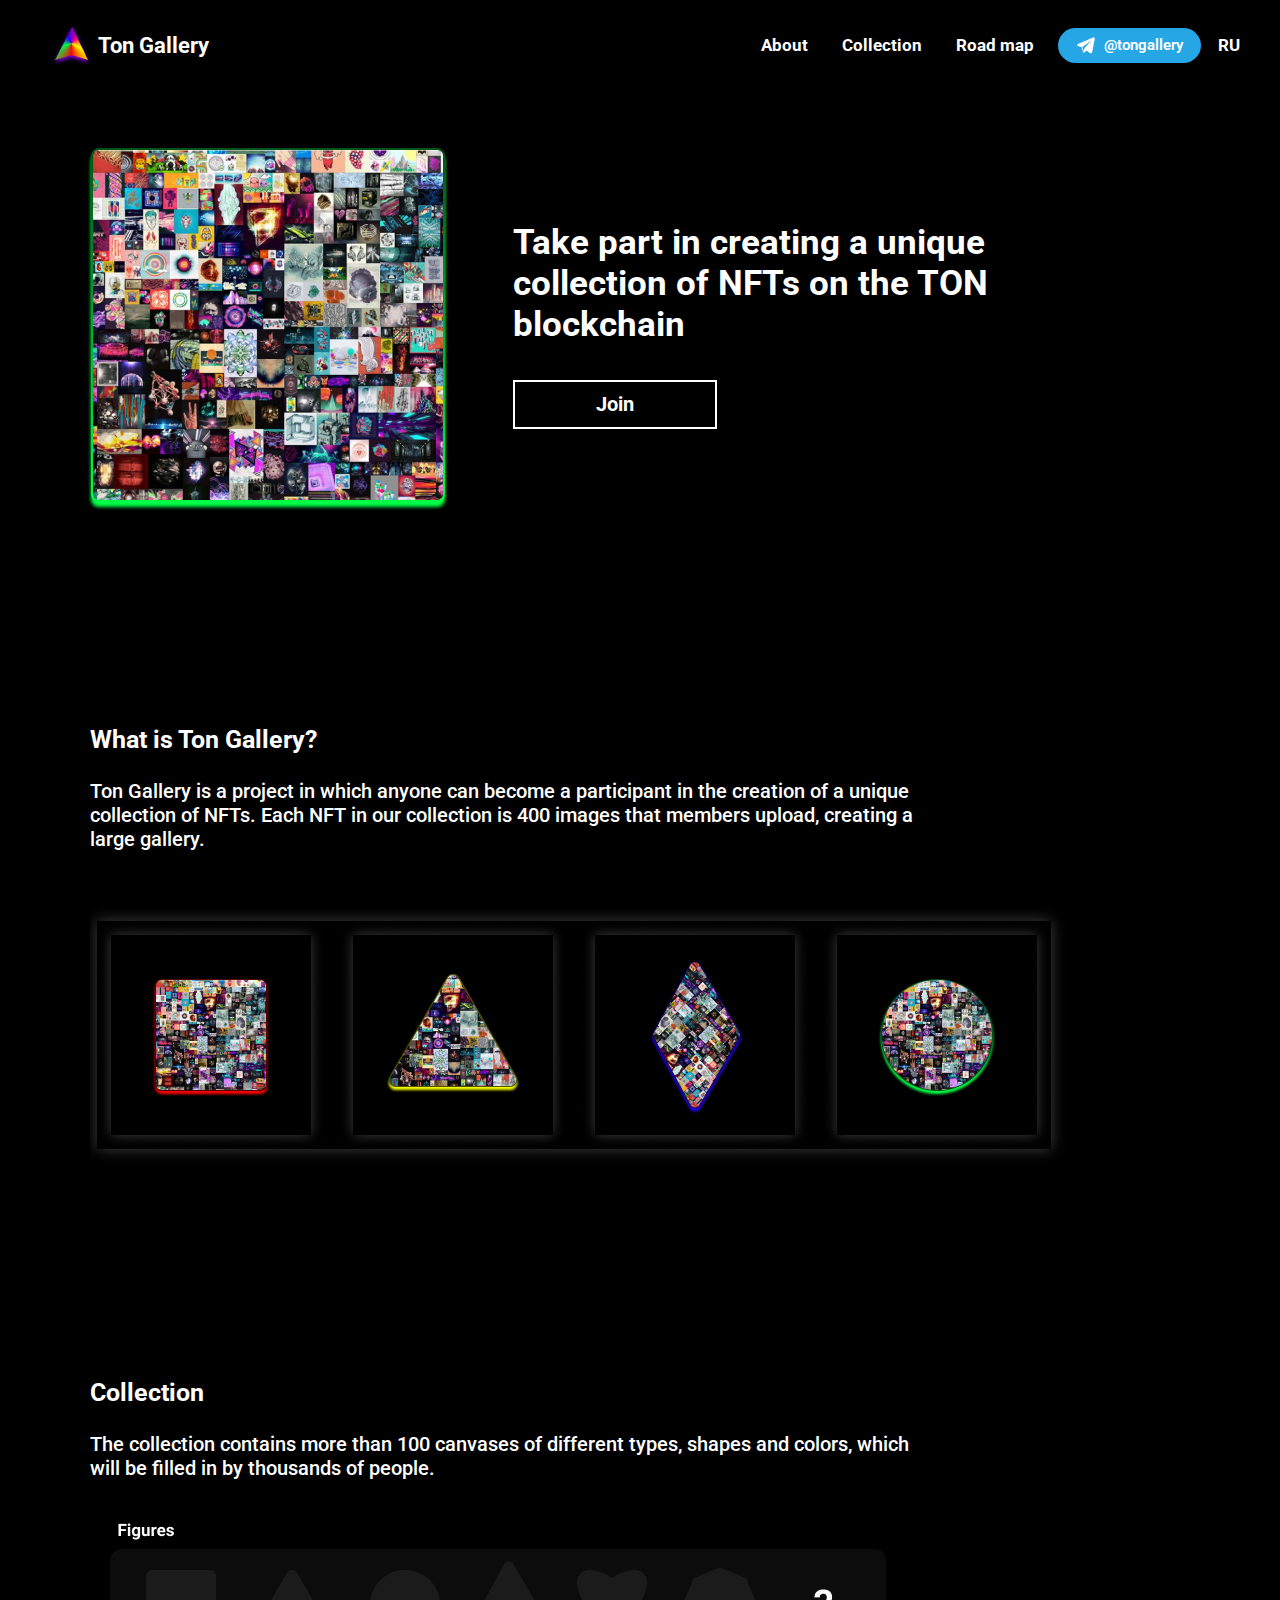
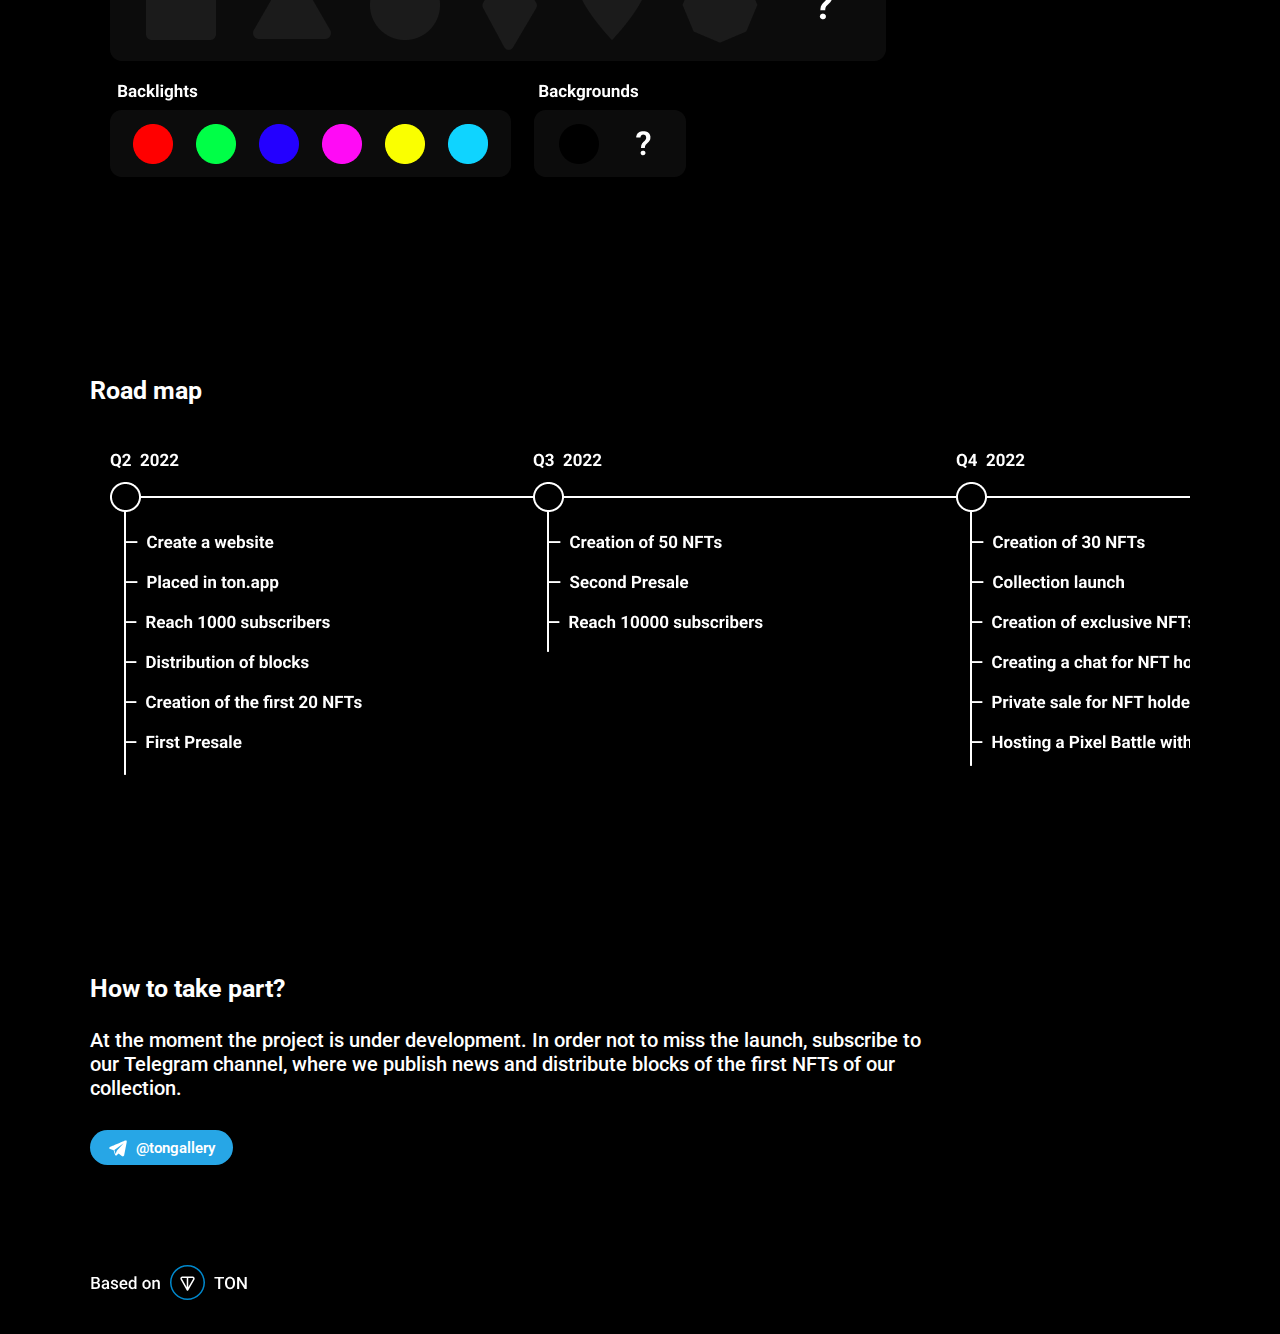
<file: en.html>
<!DOCTYPE html>
<html lang="en">
<head>
    <link rel="stylesheet" href="styles.css">
    <link rel="stylesheet" href="adapt.css">
    <meta charset="UTF-8">
    <meta http-equiv="X-UA-Compatible" content="IE=edge">
    <meta name="viewport" content="width=device-width, initial-scale=1.0">
    <title>Ton Gallery</title>
</head>
<body>
    <a href="https://t.me/tongallery" class="tg_block">
        Our telegram channel
        <svg class="banner" width="20" height="20" viewBox="0 0 20 20" fill="none" xmlns="http://www.w3.org/2000/svg">
            <path d="M18.4548 2.62083C18.1548 2.36643 17.6836 2.33003 17.1964 2.52563H17.1956C16.6832 2.73123 2.69123 8.73283 2.12163 8.97803C2.01803 9.01403 1.11323 9.35163 1.20643 10.1036C1.28963 10.7816 2.01683 11.0624 2.10563 11.0948L5.66283 12.3128C5.89883 13.0984 6.76883 15.9968 6.96123 16.616C7.08123 17.002 7.27683 17.5092 7.61963 17.6136C7.92043 17.7296 8.21963 17.6236 8.41323 17.4716L10.588 15.4544L14.0988 18.1924L14.1824 18.2424C14.4208 18.348 14.6492 18.4008 14.8672 18.4008C15.0356 18.4008 15.1972 18.3692 15.3516 18.306C15.8776 18.09 16.088 17.5888 16.11 17.532L18.7324 3.90123C18.8924 3.17323 18.67 2.80283 18.4548 2.62083ZM8.80003 12.8L7.60003 16L6.40003 12L15.6 5.20003L8.80003 12.8Z" fill="#fff"/>
        </svg>
        @tongallery
    </a>
    <div class="container">
        <header>
            <a href="https://tongallery.com" class="logo">
                <img src="logo.png" class="logo">
                <p class="logo">&nbsp;Ton Gallery</p>
            </a>
            <menu>
                <li class="menu desk"><a href="#about" class="menu">About</a></li>
                <li class="menu desk"><a href="#coll" class="menu">Collection</a></li>
                <li class="menu desk"><a href="#map" class="menu">Road map</a></li> 
                <li class="desk"><a class="tg" href="https://t.me/tongallery" target="_blank">
                    <svg class="tglogo" width="20" height="20" viewBox="0 0 20 20" fill="none" xmlns="http://www.w3.org/2000/svg">
                        <path d="M18.4548 2.62083C18.1548 2.36643 17.6836 2.33003 17.1964 2.52563H17.1956C16.6832 2.73123 2.69123 8.73283 2.12163 8.97803C2.01803 9.01403 1.11323 9.35163 1.20643 10.1036C1.28963 10.7816 2.01683 11.0624 2.10563 11.0948L5.66283 12.3128C5.89883 13.0984 6.76883 15.9968 6.96123 16.616C7.08123 17.002 7.27683 17.5092 7.61963 17.6136C7.92043 17.7296 8.21963 17.6236 8.41323 17.4716L10.588 15.4544L14.0988 18.1924L14.1824 18.2424C14.4208 18.348 14.6492 18.4008 14.8672 18.4008C15.0356 18.4008 15.1972 18.3692 15.3516 18.306C15.8776 18.09 16.088 17.5888 16.11 17.532L18.7324 3.90123C18.8924 3.17323 18.67 2.80283 18.4548 2.62083ZM8.80003 12.8L7.60003 16L6.40003 12L15.6 5.20003L8.80003 12.8Z" fill="#fff"/>
                    </svg>
                    <p class="tg">@tongallery</p>
                </a></li>
                <li class="lang"><a href="ru" class="menu">RU</a></li>
            </menu>
        </header>
        <main>
            <div class="main_block">
                <img class="main_art" src="img/main_arts/0.png">
                <div class="main_text">
                    <p class="main">Take part in creating a unique collection of NFTs on the TON blockchain</p>
                    <a href="#join" class="join"><p class="auto">Join</p></a>
                </div>
            </div>

        <div class="content">

            <div class="block" id="about">
                <p class="header">What is Ton Gallery?</p>
                <p class="word">Ton Gallery is a project in which anyone can become a participant in the creation of a unique collection of NFTs. Each NFT in our collection is 400 images that members upload, creating a large gallery.</p>
                <div class="slider scroll"><img class="coll" src="img/coll.png" style="margin-left:-13px"></div>
            </div>

            <div class="block" id="coll">
                <p class="header">Collection</p>
                <p class="word">The collection contains more than 100 canvases of different types, shapes and colors, which will be filled in by thousands of people.</p>
                <div class="slider scroll"><img class="var" src="img/var_en.png"></div>
            </div>

            <div class="block" id="map">
                <p class="header">Road map</p>
                <div class="slider scroll"><img class="var" src="img/map_en.png"></div>
            </div>

            <div class="block" id="join">
                <p class="header">How to take part?</p>
                <p class="word">At the moment the project is under development. In order not to miss the launch, subscribe to our Telegram channel, where we publish news and distribute blocks of the first NFTs of our collection.</p>
                <a class="tg" href="https://t.me/tongallery" target="_blank" style="margin-left:0px; margin-top:30px;">
                    <svg class="tglogo" width="20" height="20" viewBox="0 0 20 20" fill="none" xmlns="http://www.w3.org/2000/svg">
                        <path d="M18.4548 2.62083C18.1548 2.36643 17.6836 2.33003 17.1964 2.52563H17.1956C16.6832 2.73123 2.69123 8.73283 2.12163 8.97803C2.01803 9.01403 1.11323 9.35163 1.20643 10.1036C1.28963 10.7816 2.01683 11.0624 2.10563 11.0948L5.66283 12.3128C5.89883 13.0984 6.76883 15.9968 6.96123 16.616C7.08123 17.002 7.27683 17.5092 7.61963 17.6136C7.92043 17.7296 8.21963 17.6236 8.41323 17.4716L10.588 15.4544L14.0988 18.1924L14.1824 18.2424C14.4208 18.348 14.6492 18.4008 14.8672 18.4008C15.0356 18.4008 15.1972 18.3692 15.3516 18.306C15.8776 18.09 16.088 17.5888 16.11 17.532L18.7324 3.90123C18.8924 3.17323 18.67 2.80283 18.4548 2.62083ZM8.80003 12.8L7.60003 16L6.40003 12L15.6 5.20003L8.80003 12.8Z" fill="#fff"/>
                    </svg>
                    <p class="tg">@tongallery</p>
                </a>
            </div>
        </div>
        <a href="https://ton.org" target="_blank"><svg class="ton" width="158" height="35" viewBox="0 0 158 35" fill="none" xmlns="http://www.w3.org/2000/svg">
            <path fill-rule="evenodd" clip-rule="evenodd" d="M92.6305 11.5654H102.446C102.793 11.5654 103.14 11.6157 103.502 11.7842C103.938 11.9876 104.167 12.307 104.329 12.5432C104.541 12.89 104.653 13.2886 104.652 13.695C104.653 14.0951 104.553 14.4889 104.359 14.839L98.1573 25.4921C98.0899 25.6075 97.9935 25.703 97.8775 25.7693C97.7616 25.8355 97.6302 25.8701 97.4967 25.8696C97.3632 25.869 97.2321 25.8333 97.1167 25.7661C97.0013 25.6989 96.9057 25.6026 96.8393 25.4867L90.7526 14.8576C90.7508 14.8547 90.749 14.8518 90.7471 14.8489C90.6082 14.6192 90.3927 14.2637 90.3545 13.8054C90.3203 13.3842 90.4155 12.9626 90.6274 12.5969C90.8392 12.2312 91.1576 11.9389 91.5401 11.759C91.9513 11.5665 92.368 11.5654 92.6305 11.5654ZM96.7387 13.0868H92.6305C92.3604 13.0868 92.2565 13.1032 92.1843 13.1371C92.0823 13.1842 91.9974 13.2618 91.9414 13.3592C91.8853 13.4565 91.8609 13.5689 91.8715 13.6807C91.877 13.7464 91.9032 13.8196 92.0585 14.0767L92.0684 14.0931L96.7387 22.2492V13.0868ZM98.2612 13.0868V22.2896L103.041 14.08C103.101 13.9611 103.132 13.8294 103.131 13.6961C103.131 13.5779 103.106 13.4773 103.052 13.3712C103.016 13.3163 102.976 13.2643 102.931 13.2159C102.911 13.1941 102.887 13.1766 102.859 13.1645C102.729 13.1066 102.588 13.08 102.446 13.0868H98.2612Z" fill="white"/>
            <path fill-rule="evenodd" clip-rule="evenodd" d="M115 17.5C115 27.1655 107.165 35 97.5 35C87.8345 35 80 27.1655 80 17.5C80 7.83453 87.8345 0 97.5 0C107.165 0 115 7.83453 115 17.5ZM113.479 17.5C113.479 26.3244 106.325 33.4786 97.5 33.4786C88.6756 33.4786 81.5214 26.3255 81.5214 17.5C81.5214 8.67562 88.6745 1.52141 97.5 1.52141C106.324 1.52141 113.479 8.67453 113.479 17.5Z" fill="#0088CC"/>
            <path d="M5.91602 18.5381H2.83643L2.81982 17.019H5.50928C5.96305 17.019 6.34766 16.9526 6.66309 16.8198C6.98405 16.6815 7.22754 16.485 7.39355 16.2305C7.55957 15.9704 7.64258 15.6577 7.64258 15.2925C7.64258 14.8885 7.5651 14.5592 7.41016 14.3047C7.25521 14.0501 7.01725 13.8647 6.69629 13.7485C6.38086 13.6323 5.97689 13.5742 5.48438 13.5742H3.46729V24H1.38379V11.9141H5.48438C6.14844 11.9141 6.74056 11.9777 7.26074 12.105C7.78646 12.2323 8.23193 12.4315 8.59717 12.7026C8.96794 12.9683 9.2474 13.3058 9.43555 13.7153C9.62923 14.1248 9.72607 14.6118 9.72607 15.1763C9.72607 15.6743 9.6071 16.1309 9.36914 16.5459C9.13118 16.9554 8.77979 17.2902 8.31494 17.5503C7.8501 17.8104 7.27181 17.9653 6.58008 18.0151L5.91602 18.5381ZM5.82471 24H2.18066L3.11865 22.3481H5.82471C6.29508 22.3481 6.68799 22.2707 7.00342 22.1157C7.31885 21.9552 7.55404 21.7367 7.70898 21.46C7.86947 21.1777 7.94971 20.8485 7.94971 20.4722C7.94971 20.0793 7.88053 19.7389 7.74219 19.4512C7.60384 19.1579 7.38525 18.9338 7.08643 18.7788C6.7876 18.6183 6.39746 18.5381 5.91602 18.5381H3.5752L3.5918 17.019H6.63818L7.11133 17.5918C7.77539 17.6139 8.32048 17.7606 8.74658 18.0317C9.17822 18.3029 9.49919 18.6543 9.70947 19.0859C9.91976 19.5176 10.0249 19.9824 10.0249 20.4805C10.0249 21.2497 9.85612 21.8944 9.51855 22.4146C9.18652 22.9347 8.70785 23.3304 8.08252 23.6016C7.45719 23.8672 6.70459 24 5.82471 24ZM16.9893 22.1987V17.9155C16.9893 17.5946 16.9312 17.3179 16.8149 17.0854C16.6987 16.853 16.5216 16.6732 16.2837 16.5459C16.0513 16.4186 15.758 16.355 15.4038 16.355C15.0773 16.355 14.7951 16.4103 14.5571 16.521C14.3192 16.6317 14.1338 16.7811 14.001 16.9692C13.8682 17.1574 13.8018 17.3704 13.8018 17.6084H11.8096C11.8096 17.2542 11.8953 16.9111 12.0669 16.5791C12.2384 16.2471 12.4875 15.951 12.814 15.6909C13.1405 15.4308 13.5306 15.2261 13.9844 15.0767C14.4382 14.9272 14.9473 14.8525 15.5117 14.8525C16.1868 14.8525 16.7845 14.966 17.3047 15.1929C17.8304 15.4198 18.2427 15.7629 18.5415 16.2222C18.8459 16.6759 18.998 17.2459 18.998 17.9321V21.9248C18.998 22.3343 19.0257 22.7023 19.0811 23.0288C19.1419 23.3498 19.2277 23.6292 19.3384 23.8672V24H17.2881C17.194 23.7842 17.1193 23.5103 17.064 23.1782C17.0142 22.8407 16.9893 22.5142 16.9893 22.1987ZM17.2798 18.5381L17.2964 19.7749H15.8604C15.4896 19.7749 15.1631 19.8109 14.8809 19.8828C14.5986 19.9492 14.3634 20.0488 14.1753 20.1816C13.9871 20.3145 13.846 20.4749 13.752 20.6631C13.6579 20.8512 13.6108 21.0643 13.6108 21.3022C13.6108 21.5402 13.6662 21.7588 13.7769 21.958C13.8875 22.1517 14.048 22.3039 14.2583 22.4146C14.4741 22.5252 14.7342 22.5806 15.0386 22.5806C15.4481 22.5806 15.805 22.4976 16.1094 22.3315C16.4193 22.16 16.6628 21.9525 16.8398 21.709C17.0169 21.46 17.111 21.2248 17.1221 21.0034L17.7695 21.8916C17.7031 22.1185 17.5897 22.362 17.4292 22.6221C17.2687 22.8822 17.0584 23.1312 16.7983 23.3691C16.5438 23.6016 16.2367 23.7925 15.877 23.9419C15.5228 24.0913 15.1133 24.166 14.6484 24.166C14.0618 24.166 13.5389 24.0498 13.0796 23.8174C12.6203 23.5794 12.2606 23.2612 12.0005 22.8628C11.7404 22.4588 11.6104 22.0023 11.6104 21.4932C11.6104 21.0173 11.6989 20.5967 11.876 20.2314C12.0586 19.8607 12.3242 19.5508 12.6729 19.3018C13.027 19.0527 13.4587 18.8646 13.9678 18.7373C14.4769 18.6045 15.0579 18.5381 15.7109 18.5381H17.2798ZM26.1284 21.5679C26.1284 21.3687 26.0786 21.1888 25.979 21.0283C25.8794 20.8623 25.6885 20.7129 25.4062 20.5801C25.1296 20.4473 24.7201 20.3255 24.1777 20.2148C23.7018 20.1097 23.2646 19.9852 22.8662 19.8413C22.4733 19.6919 22.1357 19.512 21.8535 19.3018C21.5713 19.0915 21.3527 18.8424 21.1978 18.5547C21.0428 18.2669 20.9653 17.9349 20.9653 17.5586C20.9653 17.1934 21.0456 16.8475 21.2061 16.521C21.3665 16.1945 21.5962 15.9067 21.895 15.6577C22.1938 15.4087 22.5563 15.2122 22.9824 15.0684C23.4141 14.9245 23.8955 14.8525 24.4268 14.8525C25.1794 14.8525 25.8241 14.9798 26.3608 15.2344C26.9032 15.4834 27.3182 15.8237 27.606 16.2554C27.8937 16.6815 28.0376 17.1629 28.0376 17.6997H26.0371C26.0371 17.4618 25.9762 17.2404 25.8545 17.0356C25.7383 16.8254 25.5612 16.6566 25.3232 16.5293C25.0853 16.3965 24.7865 16.3301 24.4268 16.3301C24.0837 16.3301 23.7987 16.3854 23.5718 16.4961C23.3504 16.6012 23.1844 16.7396 23.0737 16.9111C22.9686 17.0827 22.916 17.2708 22.916 17.4756C22.916 17.625 22.9437 17.7606 22.999 17.8823C23.0599 17.9985 23.1595 18.1064 23.2979 18.2061C23.4362 18.3001 23.6243 18.3887 23.8623 18.4717C24.1058 18.5547 24.4102 18.6349 24.7754 18.7124C25.4616 18.8563 26.0509 19.0417 26.5435 19.2686C27.0415 19.4899 27.4233 19.7777 27.689 20.1318C27.9546 20.4805 28.0874 20.9232 28.0874 21.46C28.0874 21.8584 28.0016 22.2236 27.8301 22.5557C27.6641 22.8822 27.4206 23.1672 27.0996 23.4106C26.7786 23.6486 26.394 23.834 25.9458 23.9668C25.5031 24.0996 25.005 24.166 24.4517 24.166C23.6382 24.166 22.9492 24.0221 22.3848 23.7344C21.8203 23.4411 21.3914 23.0675 21.0981 22.6138C20.8104 22.1545 20.6665 21.6785 20.6665 21.186H22.6006C22.6227 21.5568 22.7251 21.8529 22.9077 22.0742C23.0959 22.29 23.3283 22.4478 23.605 22.5474C23.8872 22.6414 24.1777 22.6885 24.4766 22.6885C24.8363 22.6885 25.1379 22.6414 25.3813 22.5474C25.6248 22.4478 25.8102 22.3149 25.9375 22.1489C26.0648 21.9774 26.1284 21.7837 26.1284 21.5679ZM33.7983 24.166C33.1343 24.166 32.5339 24.0581 31.9971 23.8423C31.4658 23.6209 31.012 23.3138 30.6357 22.9209C30.265 22.528 29.98 22.0659 29.7808 21.5347C29.5815 21.0034 29.4819 20.4307 29.4819 19.8164V19.4844C29.4819 18.7816 29.5843 18.1452 29.7891 17.5752C29.9938 17.0052 30.2788 16.5182 30.644 16.1143C31.0093 15.7048 31.4409 15.3921 31.939 15.1763C32.437 14.9604 32.9766 14.8525 33.5576 14.8525C34.1995 14.8525 34.7612 14.9604 35.2427 15.1763C35.7241 15.3921 36.1226 15.6965 36.438 16.0894C36.759 16.4767 36.9969 16.9388 37.1519 17.4756C37.3123 18.0124 37.3926 18.6045 37.3926 19.252V20.1069H30.4531V18.6709H35.417V18.5132C35.4059 18.1535 35.334 17.8159 35.2012 17.5005C35.0739 17.1851 34.8774 16.9305 34.6118 16.7368C34.3462 16.5431 33.992 16.4463 33.5493 16.4463C33.2173 16.4463 32.9212 16.5182 32.6611 16.6621C32.4066 16.8005 32.1935 17.0024 32.022 17.2681C31.8504 17.5337 31.7176 17.8547 31.6235 18.231C31.535 18.6017 31.4907 19.0195 31.4907 19.4844V19.8164C31.4907 20.2093 31.5433 20.5745 31.6484 20.9121C31.7591 21.2441 31.9196 21.5347 32.1299 21.7837C32.3402 22.0327 32.5947 22.2292 32.8936 22.373C33.1924 22.5114 33.5327 22.5806 33.9146 22.5806C34.396 22.5806 34.8249 22.4837 35.2012 22.29C35.5775 22.0964 35.904 21.8224 36.1807 21.4683L37.2349 22.4893C37.0412 22.7715 36.7894 23.0426 36.4795 23.3027C36.1696 23.5573 35.7905 23.7648 35.3423 23.9253C34.8996 24.0858 34.3849 24.166 33.7983 24.166ZM44.4316 22.1406V11.25H46.4404V24H44.6226L44.4316 22.1406ZM38.5879 19.6089V19.4346C38.5879 18.7539 38.6681 18.1341 38.8286 17.5752C38.9891 17.0107 39.2215 16.5265 39.5259 16.1226C39.8302 15.7131 40.201 15.4004 40.6382 15.1846C41.0754 14.9632 41.5679 14.8525 42.1157 14.8525C42.658 14.8525 43.134 14.9577 43.5435 15.168C43.953 15.3783 44.3016 15.6799 44.5894 16.0728C44.8771 16.4601 45.1068 16.925 45.2783 17.4673C45.4499 18.0041 45.5716 18.6017 45.6436 19.2603V19.8164C45.5716 20.4583 45.4499 21.0449 45.2783 21.5762C45.1068 22.1074 44.8771 22.5667 44.5894 22.9541C44.3016 23.3415 43.9502 23.6403 43.5352 23.8506C43.1257 24.0609 42.647 24.166 42.0991 24.166C41.5568 24.166 41.0671 24.0526 40.6299 23.8257C40.1982 23.5988 39.8302 23.2806 39.5259 22.8711C39.2215 22.4616 38.9891 21.9801 38.8286 21.4268C38.6681 20.8678 38.5879 20.2619 38.5879 19.6089ZM40.5884 19.4346V19.6089C40.5884 20.0184 40.6243 20.4002 40.6963 20.7544C40.7738 21.1086 40.8927 21.4212 41.0532 21.6924C41.2137 21.958 41.4212 22.1683 41.6758 22.3232C41.9359 22.4727 42.2458 22.5474 42.6055 22.5474C43.0592 22.5474 43.4328 22.4478 43.7261 22.2485C44.0194 22.0493 44.249 21.7809 44.415 21.4434C44.5866 21.1003 44.7028 20.7184 44.7637 20.2979V18.7954C44.7305 18.4689 44.6613 18.1646 44.5562 17.8823C44.4565 17.6001 44.321 17.3538 44.1494 17.1436C43.9779 16.9277 43.7648 16.7617 43.5103 16.6455C43.2612 16.5238 42.9652 16.4629 42.6221 16.4629C42.2568 16.4629 41.9469 16.5404 41.6924 16.6953C41.4378 16.8503 41.2275 17.0633 41.0615 17.3345C40.901 17.6056 40.7821 17.9211 40.7046 18.2808C40.6271 18.6405 40.5884 19.0251 40.5884 19.4346ZM52.3838 19.6089V19.418C52.3838 18.7705 52.4779 18.1701 52.666 17.6167C52.8542 17.0578 53.1253 16.5736 53.4795 16.1641C53.8392 15.749 54.2764 15.4281 54.791 15.2012C55.3112 14.9688 55.8978 14.8525 56.5508 14.8525C57.2093 14.8525 57.7959 14.9688 58.3105 15.2012C58.8307 15.4281 59.2707 15.749 59.6304 16.1641C59.9901 16.5736 60.264 17.0578 60.4521 17.6167C60.6403 18.1701 60.7344 18.7705 60.7344 19.418V19.6089C60.7344 20.2563 60.6403 20.8568 60.4521 21.4102C60.264 21.9635 59.9901 22.4478 59.6304 22.8628C59.2707 23.2723 58.8335 23.5933 58.3188 23.8257C57.8042 24.0526 57.2204 24.166 56.5674 24.166C55.9089 24.166 55.3195 24.0526 54.7993 23.8257C54.2847 23.5933 53.8475 23.2723 53.4878 22.8628C53.1281 22.4478 52.8542 21.9635 52.666 21.4102C52.4779 20.8568 52.3838 20.2563 52.3838 19.6089ZM54.3843 19.418V19.6089C54.3843 20.0129 54.4258 20.3947 54.5088 20.7544C54.5918 21.1141 54.7218 21.4295 54.8989 21.7007C55.076 21.9718 55.3029 22.1849 55.5796 22.3398C55.8563 22.4948 56.1855 22.5723 56.5674 22.5723C56.9382 22.5723 57.2591 22.4948 57.5303 22.3398C57.807 22.1849 58.0339 21.9718 58.2109 21.7007C58.388 21.4295 58.5181 21.1141 58.6011 20.7544C58.6896 20.3947 58.7339 20.0129 58.7339 19.6089V19.418C58.7339 19.0195 58.6896 18.6432 58.6011 18.2891C58.5181 17.9294 58.3853 17.6112 58.2026 17.3345C58.0256 17.0578 57.7987 16.842 57.522 16.687C57.2508 16.5265 56.9271 16.4463 56.5508 16.4463C56.1745 16.4463 55.848 16.5265 55.5713 16.687C55.3001 16.842 55.076 17.0578 54.8989 17.3345C54.7218 17.6112 54.5918 17.9294 54.5088 18.2891C54.4258 18.6432 54.3843 19.0195 54.3843 19.418ZM64.395 16.936V24H62.3945V15.0186H64.2788L64.395 16.936ZM64.0381 19.1772L63.3906 19.1689C63.3962 18.5326 63.4847 17.9487 63.6562 17.4175C63.8333 16.8862 64.0768 16.4297 64.3867 16.0479C64.7021 15.666 65.0785 15.3727 65.5156 15.168C65.9528 14.9577 66.4398 14.8525 66.9766 14.8525C67.4082 14.8525 67.7983 14.9134 68.147 15.0352C68.5011 15.1514 68.8027 15.3423 69.0518 15.6079C69.3063 15.8735 69.5 16.2194 69.6328 16.6455C69.7656 17.0661 69.832 17.5835 69.832 18.1978V24H67.8232V18.1895C67.8232 17.7578 67.7596 17.4175 67.6323 17.1685C67.5106 16.9139 67.3307 16.734 67.0928 16.6289C66.8604 16.5182 66.5698 16.4629 66.2212 16.4629C65.8781 16.4629 65.571 16.5348 65.2998 16.6787C65.0286 16.8226 64.799 17.019 64.6108 17.2681C64.4282 17.5171 64.2871 17.8049 64.1875 18.1313C64.0879 18.4578 64.0381 18.8065 64.0381 19.1772Z" fill="white"/>
            <path d="M130.242 11.9141V24H128.175V11.9141H130.242ZM134.036 11.9141V13.5742H124.415V11.9141H134.036ZM145.034 17.625V18.2891C145.034 19.2021 144.915 20.0212 144.677 20.7461C144.439 21.471 144.099 22.0881 143.656 22.5972C143.219 23.1063 142.693 23.4964 142.079 23.7676C141.465 24.0332 140.784 24.166 140.037 24.166C139.296 24.166 138.618 24.0332 138.003 23.7676C137.395 23.4964 136.866 23.1063 136.418 22.5972C135.97 22.0881 135.621 21.471 135.372 20.7461C135.129 20.0212 135.007 19.2021 135.007 18.2891V17.625C135.007 16.7119 135.129 15.8957 135.372 15.1763C135.616 14.4513 135.959 13.8343 136.401 13.3252C136.85 12.8105 137.378 12.4204 137.987 12.1548C138.601 11.8836 139.279 11.748 140.021 11.748C140.768 11.748 141.448 11.8836 142.062 12.1548C142.677 12.4204 143.205 12.8105 143.648 13.3252C144.091 13.8343 144.431 14.4513 144.669 15.1763C144.912 15.8957 145.034 16.7119 145.034 17.625ZM142.951 18.2891V17.6084C142.951 16.9333 142.884 16.3384 142.751 15.8237C142.624 15.3035 142.433 14.8691 142.179 14.5205C141.93 14.1663 141.623 13.9007 141.257 13.7236C140.892 13.541 140.48 13.4497 140.021 13.4497C139.561 13.4497 139.152 13.541 138.792 13.7236C138.432 13.9007 138.125 14.1663 137.871 14.5205C137.622 14.8691 137.431 15.3035 137.298 15.8237C137.165 16.3384 137.099 16.9333 137.099 17.6084V18.2891C137.099 18.9642 137.165 19.5618 137.298 20.082C137.431 20.6022 137.624 21.0422 137.879 21.4019C138.139 21.756 138.449 22.0244 138.809 22.207C139.168 22.3841 139.578 22.4727 140.037 22.4727C140.502 22.4727 140.914 22.3841 141.274 22.207C141.634 22.0244 141.938 21.756 142.187 21.4019C142.436 21.0422 142.624 20.6022 142.751 20.082C142.884 19.5618 142.951 18.9642 142.951 18.2891ZM156.705 11.9141V24H154.622L149.201 15.3423V24H147.118V11.9141H149.201L154.638 20.5884V11.9141H156.705Z" fill="white"/>
        </svg></a>
            
        </main>
    </div>
</body>
</html>

<script src="code.js"></script>

<script src="https://ajax.googleapis.com/ajax/libs/jquery/1.12.0/jquery.min.js"></script>
</file>
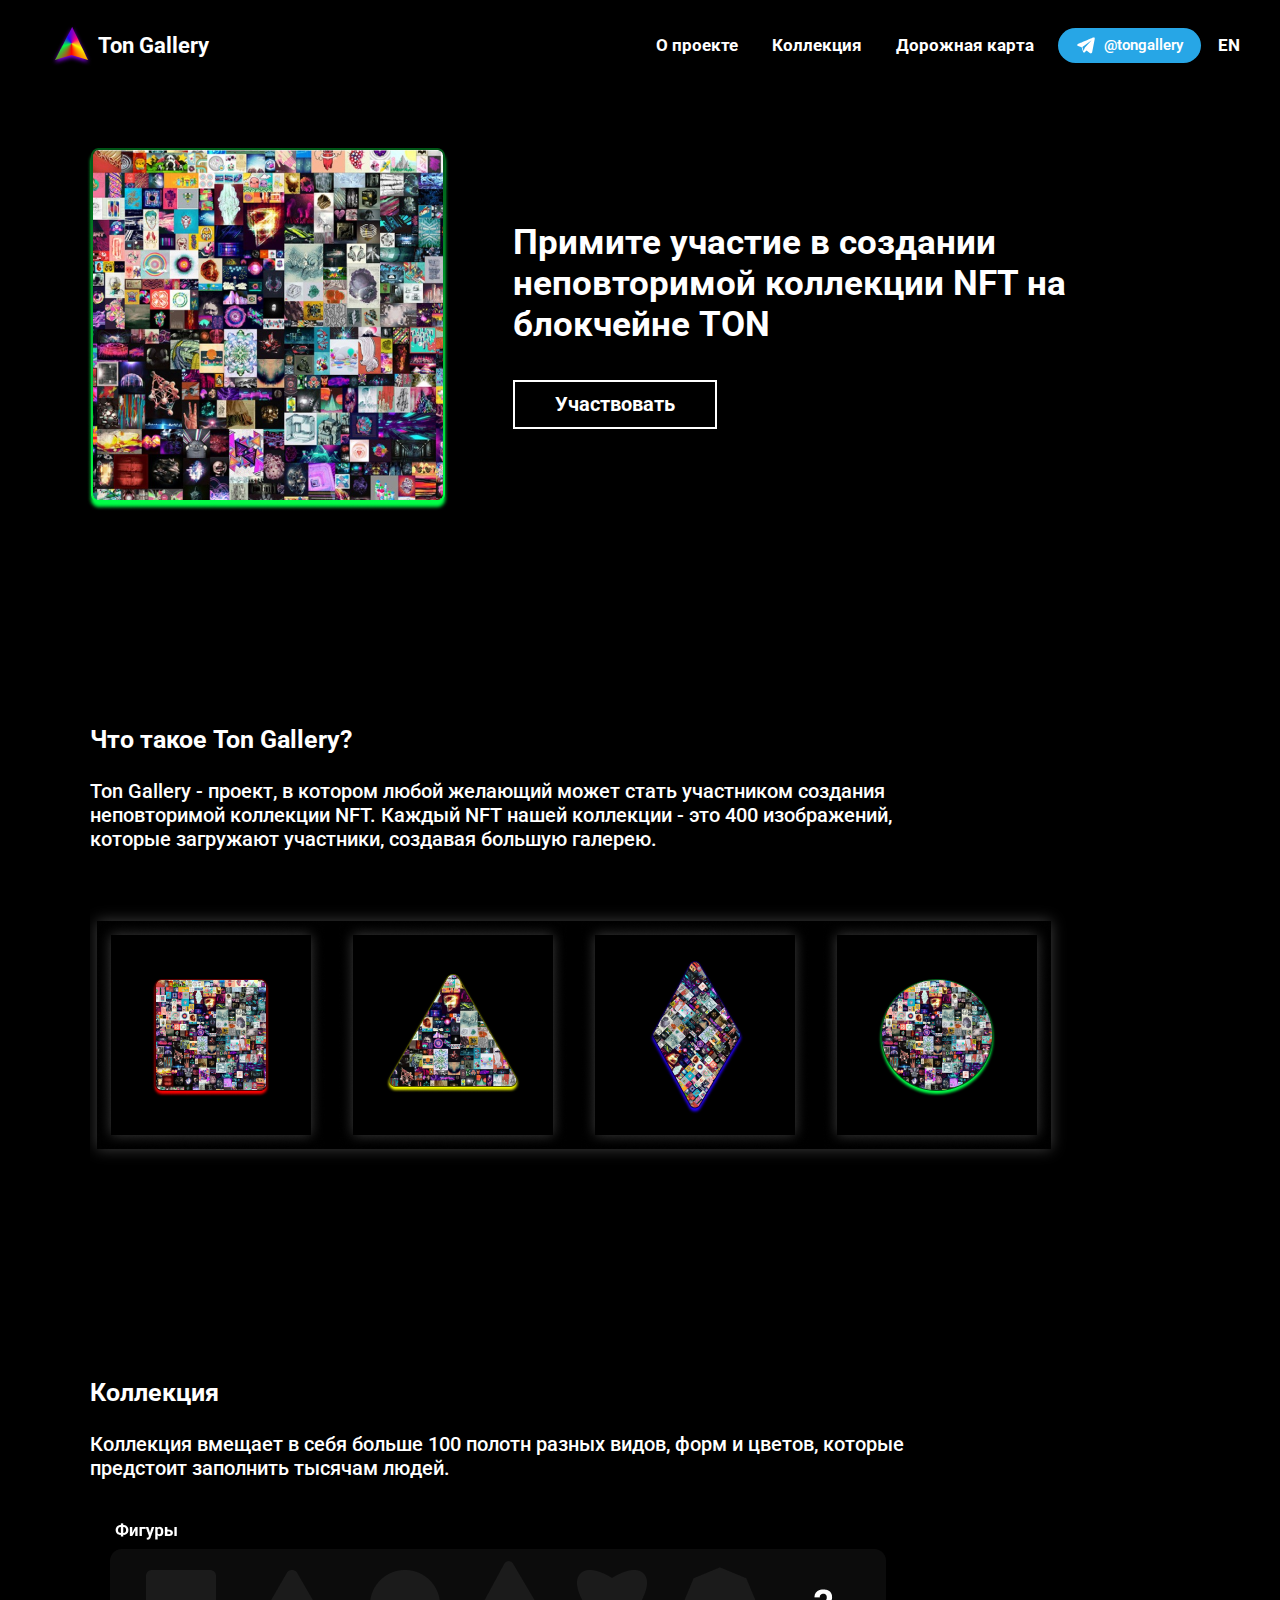
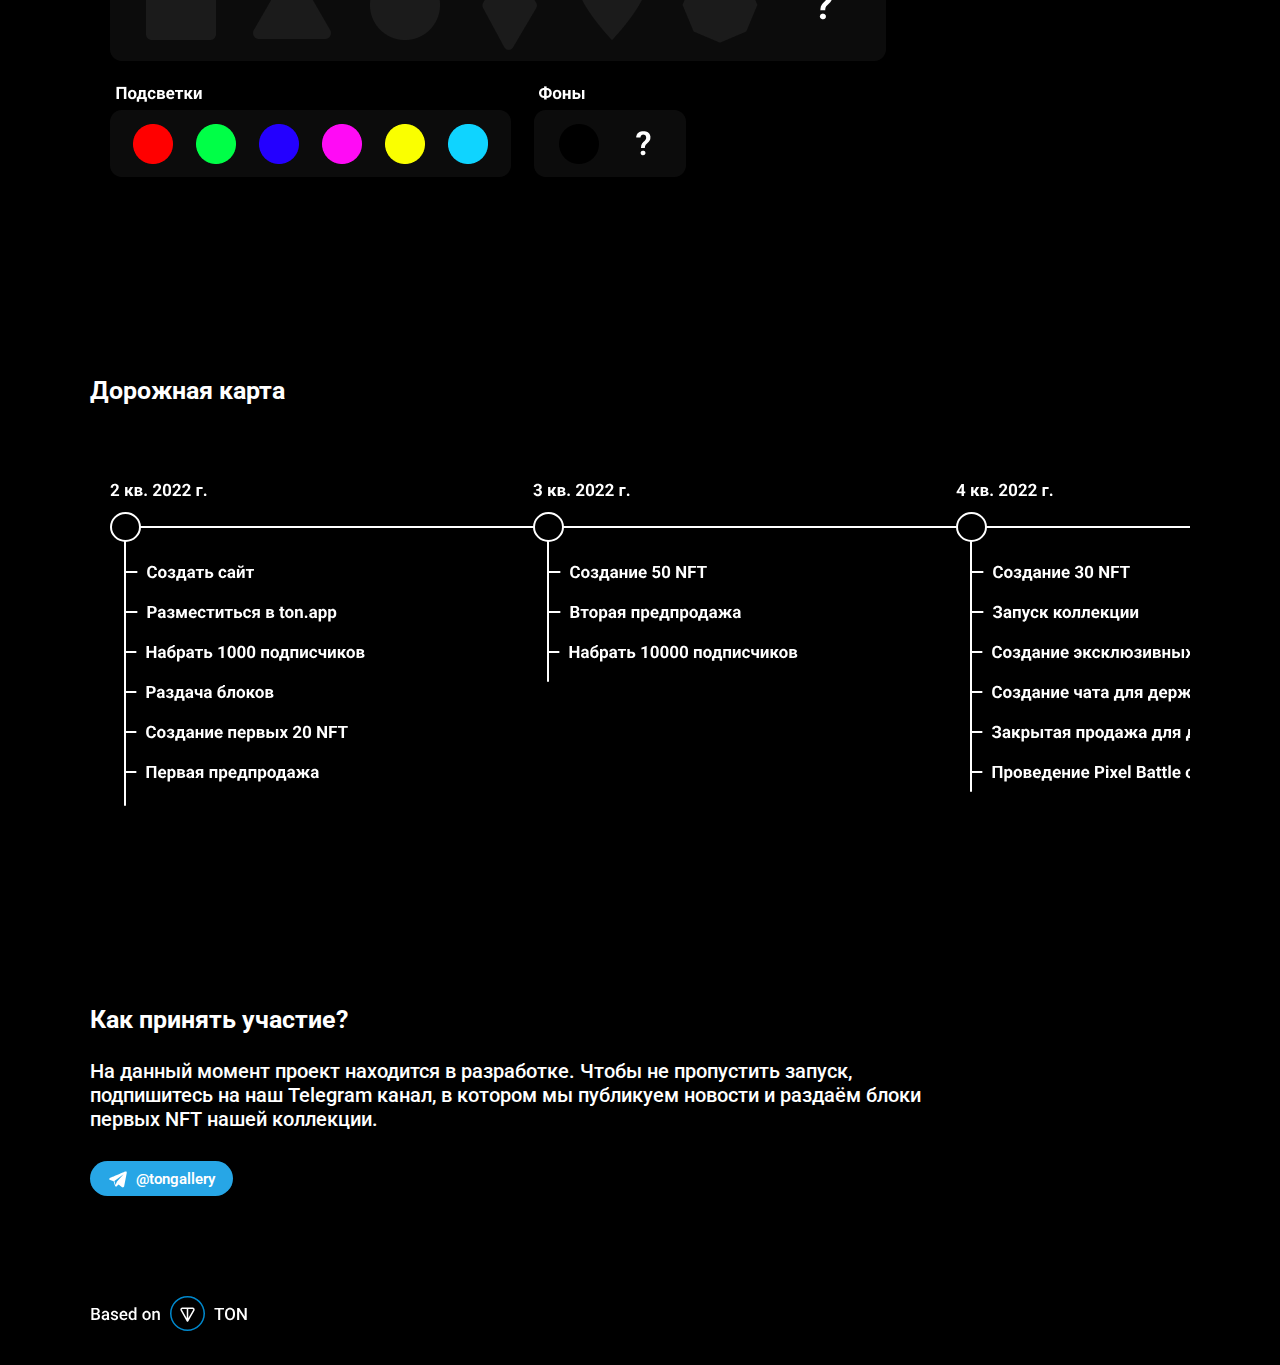
<file: ru.html>
<!DOCTYPE html>
<html lang="ru">
<head>
    <link rel="stylesheet" href="styles.css">
    <link rel="stylesheet" href="adapt.css">
    <meta charset="UTF-8">
    <meta http-equiv="X-UA-Compatible" content="IE=edge">
    <meta name="viewport" content="width=device-width, initial-scale=1.0">
    <title>Ton Gallery</title>
</head>
<body>
    <a href="https://t.me/tongallery" class="tg_block">
        Наш телеграм канал
        <svg class="banner" width="20" height="20" viewBox="0 0 20 20" fill="none" xmlns="http://www.w3.org/2000/svg">
            <path d="M18.4548 2.62083C18.1548 2.36643 17.6836 2.33003 17.1964 2.52563H17.1956C16.6832 2.73123 2.69123 8.73283 2.12163 8.97803C2.01803 9.01403 1.11323 9.35163 1.20643 10.1036C1.28963 10.7816 2.01683 11.0624 2.10563 11.0948L5.66283 12.3128C5.89883 13.0984 6.76883 15.9968 6.96123 16.616C7.08123 17.002 7.27683 17.5092 7.61963 17.6136C7.92043 17.7296 8.21963 17.6236 8.41323 17.4716L10.588 15.4544L14.0988 18.1924L14.1824 18.2424C14.4208 18.348 14.6492 18.4008 14.8672 18.4008C15.0356 18.4008 15.1972 18.3692 15.3516 18.306C15.8776 18.09 16.088 17.5888 16.11 17.532L18.7324 3.90123C18.8924 3.17323 18.67 2.80283 18.4548 2.62083ZM8.80003 12.8L7.60003 16L6.40003 12L15.6 5.20003L8.80003 12.8Z" fill="#fff"/>
        </svg>
        @tongallery
    </a>
    <div class="container">
        <header>
            <a href="https://tongallery.com" class="logo">
                <img src="logo.png" class="logo">
                <p class="logo">&nbsp;Ton Gallery</p>
            </a>
            <menu>
                <li class="menu desk"><a href="#about" class="menu">О проекте</a></li>
                <li class="menu desk"><a href="#coll" class="menu">Коллекция</a></li>
                <li class="menu desk"><a href="#map" class="menu">Дорожная карта</a></li>
                <li class="desk"><a class="tg" href="https://t.me/tongallery" target="_blank">
                    <svg class="tglogo" width="20" height="20" viewBox="0 0 20 20" fill="none" xmlns="http://www.w3.org/2000/svg">
                        <path d="M18.4548 2.62083C18.1548 2.36643 17.6836 2.33003 17.1964 2.52563H17.1956C16.6832 2.73123 2.69123 8.73283 2.12163 8.97803C2.01803 9.01403 1.11323 9.35163 1.20643 10.1036C1.28963 10.7816 2.01683 11.0624 2.10563 11.0948L5.66283 12.3128C5.89883 13.0984 6.76883 15.9968 6.96123 16.616C7.08123 17.002 7.27683 17.5092 7.61963 17.6136C7.92043 17.7296 8.21963 17.6236 8.41323 17.4716L10.588 15.4544L14.0988 18.1924L14.1824 18.2424C14.4208 18.348 14.6492 18.4008 14.8672 18.4008C15.0356 18.4008 15.1972 18.3692 15.3516 18.306C15.8776 18.09 16.088 17.5888 16.11 17.532L18.7324 3.90123C18.8924 3.17323 18.67 2.80283 18.4548 2.62083ZM8.80003 12.8L7.60003 16L6.40003 12L15.6 5.20003L8.80003 12.8Z" fill="#fff"/>
                    </svg>
                    <p class="tg">@tongallery</p>
                </a></li>
                <li class="lang"><a href="en" class="menu">EN</a></li>
            </menu>
        </header>
        <main>
            <div class="main_block">
                <img class="main_art" src="img/main_arts/0.png">
                <div class="main_text">
                    <p class="main">Примите участие в создании неповторимой коллекции NFT на блокчейне TON</p>
                    <a href="#join" class="join"><p class="auto">Участвовать</p></a>
                </div>
            </div>

        <div class="content">

            <div class="block" id="about">
                <p class="header">Что такое Ton Gallery?</p>
                <p class="word">Ton Gallery - проект, в котором любой желающий может стать участником создания неповторимой коллекции NFT. Каждый NFT нашей коллекции - это 400 изображений, которые загружают участники, создавая большую галерею.</p>
                <div class="slider scroll"><img class="coll" src="img/coll.png" style="margin-left:-13px"></div>
            </div>

            <div class="block" id="coll">
                <p class="header">Коллекция</p>
                <p class="word">Коллекция вмещает в себя больше 100 полотн разных видов, форм и цветов, которые предстоит заполнить тысячам людей.</p>
                <div class="slider scroll"><img class="var" src="img/var_ru.png"></div>
            </div>

            <div class="block" id="map">
                <p class="header">Дорожная карта</p>
                <div class="slider scroll">
                    <svg class="var" width="1473" height="326" viewBox="0 0 1473 326" fill="none" xmlns="http://www.w3.org/2000/svg">
                        <path d="M30 47C30 54.7013 23.5393 61 15.5 61C7.46071 61 1 54.7013 1 47C1 39.2987 7.46071 33 15.5 33C23.5393 33 30 39.2987 30 47Z" fill="black" stroke="white" stroke-width="2"/>
                        <rect x="29" y="48" width="2" height="395" rx="1" transform="rotate(-90 29 48)" fill="white"/>
                        <rect x="14" y="60" width="2" height="266" rx="1" fill="white"/>
                        <path d="M9.09766 14.1323V16H0.830078V14.4062L4.73975 10.2144C5.13265 9.77718 5.44255 9.39258 5.66943 9.06055C5.89632 8.72298 6.05957 8.42139 6.15918 8.15576C6.26432 7.8846 6.31689 7.62728 6.31689 7.38379C6.31689 7.01855 6.25602 6.70589 6.13428 6.4458C6.01253 6.18018 5.83268 5.97542 5.59473 5.83154C5.3623 5.68766 5.07454 5.61572 4.73145 5.61572C4.36621 5.61572 4.05078 5.70426 3.78516 5.88135C3.52507 6.05843 3.32585 6.30469 3.1875 6.62012C3.05469 6.93555 2.98828 7.29248 2.98828 7.69092H0.589355C0.589355 6.97152 0.760905 6.31299 1.104 5.71533C1.4471 5.11214 1.93132 4.63346 2.55664 4.2793C3.18197 3.9196 3.9235 3.73975 4.78125 3.73975C5.62793 3.73975 6.3418 3.87809 6.92285 4.15479C7.50944 4.42594 7.95215 4.81885 8.25098 5.3335C8.55534 5.84261 8.70752 6.45133 8.70752 7.15967C8.70752 7.55811 8.64388 7.94824 8.5166 8.33008C8.38932 8.70638 8.20671 9.08268 7.96875 9.45898C7.73633 9.82975 7.4541 10.2061 7.12207 10.5879C6.79004 10.9697 6.42204 11.3654 6.01807 11.7749L3.91797 14.1323H9.09766ZM17.4731 7.01855V16H15.0825V7.01855H17.4731ZM23.3086 7.01855L19.4404 12.6382H17.0498L16.7593 10.4302H18.3447L20.2788 7.01855H23.3086ZM20.3867 16L18.1787 12.2065L20.2622 11.0527L23.5908 16H20.3867ZM28.9614 12.248H26.1475L26.1309 10.6792H28.4551C28.765 10.6792 29.0168 10.6488 29.2104 10.5879C29.4041 10.5215 29.5452 10.4246 29.6338 10.2974C29.7279 10.1646 29.7749 10.0041 29.7749 9.81592C29.7749 9.6499 29.7445 9.50879 29.6836 9.39258C29.6283 9.27083 29.5425 9.17122 29.4263 9.09375C29.3101 9.01628 29.1634 8.96094 28.9863 8.92773C28.8148 8.889 28.6128 8.86963 28.3804 8.86963H27.0356V16H24.645V7.01855H28.3804C28.967 7.01855 29.4927 7.07113 29.9575 7.17627C30.4224 7.27588 30.818 7.42806 31.1445 7.63281C31.4766 7.83757 31.7284 8.09766 31.8999 8.41309C32.077 8.72298 32.1655 9.09098 32.1655 9.51709C32.1655 9.79378 32.1019 10.0539 31.9746 10.2974C31.8529 10.5409 31.6702 10.7567 31.4268 10.9448C31.1833 11.133 30.8817 11.2879 30.522 11.4097C30.1678 11.5259 29.7583 11.5978 29.2935 11.6255L28.9614 12.248ZM28.9614 16H25.5581L26.3799 14.1489H28.9614C29.2547 14.1489 29.4954 14.113 29.6836 14.041C29.8717 13.9691 30.0101 13.8639 30.0986 13.7256C30.1927 13.5817 30.2397 13.4102 30.2397 13.2109C30.2397 13.0173 30.1982 12.8485 30.1152 12.7046C30.0322 12.5607 29.8966 12.45 29.7085 12.3726C29.5259 12.2896 29.2769 12.248 28.9614 12.248H26.7285L26.7451 10.6792H29.2852L29.8662 11.3101C30.4971 11.3488 31.0173 11.4678 31.4268 11.667C31.8363 11.8662 32.1379 12.1208 32.3315 12.4307C32.5308 12.735 32.6304 13.0698 32.6304 13.4351C32.6304 13.8612 32.5501 14.2347 32.3896 14.5557C32.2292 14.8766 31.9912 15.145 31.6758 15.3608C31.3659 15.5711 30.984 15.7316 30.5303 15.8423C30.0765 15.9474 29.5535 16 28.9614 16ZM34.2158 14.8462C34.2158 14.492 34.3376 14.196 34.5811 13.958C34.8301 13.7201 35.1593 13.6011 35.5688 13.6011C35.9784 13.6011 36.3049 13.7201 36.5483 13.958C36.7974 14.196 36.9219 14.492 36.9219 14.8462C36.9219 15.2004 36.7974 15.4964 36.5483 15.7344C36.3049 15.9723 35.9784 16.0913 35.5688 16.0913C35.1593 16.0913 34.8301 15.9723 34.5811 15.7344C34.3376 15.4964 34.2158 15.2004 34.2158 14.8462ZM51.4316 14.1323V16H43.1641V14.4062L47.0737 10.2144C47.4666 9.77718 47.7765 9.39258 48.0034 9.06055C48.2303 8.72298 48.3936 8.42139 48.4932 8.15576C48.5983 7.8846 48.6509 7.62728 48.6509 7.38379C48.6509 7.01855 48.59 6.70589 48.4683 6.4458C48.3465 6.18018 48.1667 5.97542 47.9287 5.83154C47.6963 5.68766 47.4085 5.61572 47.0654 5.61572C46.7002 5.61572 46.3848 5.70426 46.1191 5.88135C45.859 6.05843 45.6598 6.30469 45.5215 6.62012C45.3887 6.93555 45.3223 7.29248 45.3223 7.69092H42.9233C42.9233 6.97152 43.0949 6.31299 43.438 5.71533C43.7811 5.11214 44.2653 4.63346 44.8906 4.2793C45.516 3.9196 46.2575 3.73975 47.1152 3.73975C47.9619 3.73975 48.6758 3.87809 49.2568 4.15479C49.8434 4.42594 50.2861 4.81885 50.585 5.3335C50.8893 5.84261 51.0415 6.45133 51.0415 7.15967C51.0415 7.55811 50.9779 7.94824 50.8506 8.33008C50.7233 8.70638 50.5407 9.08268 50.3027 9.45898C50.0703 9.82975 49.7881 10.2061 49.4561 10.5879C49.124 10.9697 48.756 11.3654 48.3521 11.7749L46.252 14.1323H51.4316ZM61.0605 8.89453V10.9863C61.0605 11.8939 60.9637 12.6769 60.77 13.3354C60.5763 13.9884 60.2969 14.5252 59.9316 14.9458C59.5719 15.3608 59.1431 15.668 58.645 15.8672C58.147 16.0664 57.5936 16.166 56.9849 16.166C56.4979 16.166 56.0441 16.1051 55.6235 15.9834C55.203 15.8561 54.8239 15.6597 54.4863 15.394C54.1543 15.1284 53.8665 14.7936 53.623 14.3896C53.3851 13.9801 53.2025 13.4932 53.0752 12.9287C52.9479 12.3643 52.8843 11.7168 52.8843 10.9863V8.89453C52.8843 7.98698 52.9811 7.20947 53.1748 6.56201C53.374 5.90902 53.6535 5.375 54.0132 4.95996C54.3784 4.54492 54.8101 4.24056 55.3081 4.04688C55.8062 3.84766 56.3595 3.74805 56.9683 3.74805C57.4552 3.74805 57.9062 3.81169 58.3213 3.93896C58.7419 4.06071 59.1209 4.25163 59.4585 4.51172C59.7961 4.77181 60.0838 5.10661 60.3218 5.51611C60.5597 5.92008 60.7424 6.4043 60.8696 6.96875C60.9969 7.52767 61.0605 8.1696 61.0605 8.89453ZM58.6616 11.3018V8.5708C58.6616 8.13363 58.6367 7.75179 58.5869 7.42529C58.5426 7.0988 58.4735 6.8221 58.3794 6.59521C58.2853 6.36279 58.1691 6.17464 58.0308 6.03076C57.8924 5.88688 57.7347 5.78174 57.5576 5.71533C57.3805 5.64893 57.1841 5.61572 56.9683 5.61572C56.6971 5.61572 56.4564 5.66829 56.2461 5.77344C56.0413 5.87858 55.867 6.04736 55.7231 6.27979C55.5793 6.50667 55.4686 6.81104 55.3911 7.19287C55.3192 7.56917 55.2832 8.02848 55.2832 8.5708V11.3018C55.2832 11.7389 55.3053 12.1235 55.3496 12.4556C55.3994 12.7876 55.4714 13.0726 55.5654 13.3105C55.665 13.543 55.7812 13.7339 55.9141 13.8833C56.0524 14.0272 56.2101 14.1323 56.3872 14.1987C56.5698 14.2651 56.769 14.2983 56.9849 14.2983C57.2505 14.2983 57.4857 14.2458 57.6904 14.1406C57.9007 14.0299 58.0778 13.8584 58.2217 13.626C58.3711 13.388 58.4818 13.0781 58.5537 12.6963C58.6257 12.3145 58.6616 11.8496 58.6616 11.3018ZM70.9551 14.1323V16H62.6875V14.4062L66.5972 10.2144C66.9901 9.77718 67.3 9.39258 67.5269 9.06055C67.7537 8.72298 67.917 8.42139 68.0166 8.15576C68.1217 7.8846 68.1743 7.62728 68.1743 7.38379C68.1743 7.01855 68.1134 6.70589 67.9917 6.4458C67.87 6.18018 67.6901 5.97542 67.4521 5.83154C67.2197 5.68766 66.932 5.61572 66.5889 5.61572C66.2236 5.61572 65.9082 5.70426 65.6426 5.88135C65.3825 6.05843 65.1833 6.30469 65.0449 6.62012C64.9121 6.93555 64.8457 7.29248 64.8457 7.69092H62.4468C62.4468 6.97152 62.6183 6.31299 62.9614 5.71533C63.3045 5.11214 63.7887 4.63346 64.4141 4.2793C65.0394 3.9196 65.7809 3.73975 66.6387 3.73975C67.4854 3.73975 68.1992 3.87809 68.7803 4.15479C69.3669 4.42594 69.8096 4.81885 70.1084 5.3335C70.4128 5.84261 70.5649 6.45133 70.5649 7.15967C70.5649 7.55811 70.5013 7.94824 70.374 8.33008C70.2467 8.70638 70.0641 9.08268 69.8262 9.45898C69.5938 9.82975 69.3115 10.2061 68.9795 10.5879C68.6475 10.9697 68.2795 11.3654 67.8755 11.7749L65.7754 14.1323H70.9551ZM80.7168 14.1323V16H72.4492V14.4062L76.3589 10.2144C76.7518 9.77718 77.0617 9.39258 77.2886 9.06055C77.5155 8.72298 77.6787 8.42139 77.7783 8.15576C77.8835 7.8846 77.936 7.62728 77.936 7.38379C77.936 7.01855 77.8752 6.70589 77.7534 6.4458C77.6317 6.18018 77.4518 5.97542 77.2139 5.83154C76.9814 5.68766 76.6937 5.61572 76.3506 5.61572C75.9854 5.61572 75.6699 5.70426 75.4043 5.88135C75.1442 6.05843 74.945 6.30469 74.8066 6.62012C74.6738 6.93555 74.6074 7.29248 74.6074 7.69092H72.2085C72.2085 6.97152 72.38 6.31299 72.7231 5.71533C73.0662 5.11214 73.5505 4.63346 74.1758 4.2793C74.8011 3.9196 75.5426 3.73975 76.4004 3.73975C77.2471 3.73975 77.9609 3.87809 78.542 4.15479C79.1286 4.42594 79.5713 4.81885 79.8701 5.3335C80.1745 5.84261 80.3267 6.45133 80.3267 7.15967C80.3267 7.55811 80.263 7.94824 80.1357 8.33008C80.0085 8.70638 79.8258 9.08268 79.5879 9.45898C79.3555 9.82975 79.0732 10.2061 78.7412 10.5879C78.4092 10.9697 78.0412 11.3654 77.6372 11.7749L75.5371 14.1323H80.7168ZM92.6533 7.01855V8.89453H88.918V16H86.5273V7.01855H92.6533ZM93.7988 14.8462C93.7988 14.492 93.9206 14.196 94.1641 13.958C94.4131 13.7201 94.7424 13.6011 95.1519 13.6011C95.5614 13.6011 95.8879 13.7201 96.1313 13.958C96.3804 14.196 96.5049 14.492 96.5049 14.8462C96.5049 15.2004 96.3804 15.4964 96.1313 15.7344C95.8879 15.9723 95.5614 16.0913 95.1519 16.0913C94.7424 16.0913 94.4131 15.9723 94.1641 15.7344C93.9206 15.4964 93.7988 15.2004 93.7988 14.8462Z" fill="white"/>
                        <path d="M27.3516 91.1187V93.0029H15.8716V91.1187H27.3516ZM44.501 93.9907H46.9829C46.9331 94.8042 46.709 95.5264 46.3105 96.1572C45.9176 96.7881 45.367 97.2806 44.6587 97.6348C43.9559 97.9889 43.1092 98.166 42.1187 98.166C41.3439 98.166 40.6494 98.0332 40.0352 97.7676C39.4209 97.4964 38.8952 97.109 38.458 96.6055C38.0264 96.1019 37.6971 95.4932 37.4702 94.7793C37.2433 94.0654 37.1299 93.2658 37.1299 92.3804V91.542C37.1299 90.6566 37.2461 89.8569 37.4785 89.1431C37.7165 88.4237 38.054 87.8122 38.4912 87.3086C38.9339 86.805 39.4624 86.4176 40.0767 86.1465C40.6909 85.8753 41.3771 85.7397 42.1353 85.7397C43.1424 85.7397 43.9919 85.9224 44.6836 86.2876C45.3809 86.6528 45.9204 87.1564 46.3022 87.7983C46.6896 88.4403 46.922 89.1707 46.9995 89.9897H44.5093C44.4816 89.5028 44.3848 89.0905 44.2188 88.7529C44.0527 88.4098 43.8009 88.1525 43.4634 87.981C43.1313 87.8039 42.6886 87.7153 42.1353 87.7153C41.7202 87.7153 41.3577 87.7928 41.0479 87.9478C40.738 88.1027 40.4779 88.3379 40.2676 88.6533C40.0573 88.9688 39.8996 89.3672 39.7944 89.8486C39.6948 90.3245 39.645 90.8835 39.645 91.5254V92.3804C39.645 93.0057 39.6921 93.5563 39.7861 94.0322C39.8802 94.5026 40.0241 94.901 40.2178 95.2275C40.417 95.5485 40.6715 95.792 40.9814 95.958C41.2969 96.1185 41.6759 96.1987 42.1187 96.1987C42.6388 96.1987 43.0677 96.1157 43.4053 95.9497C43.7428 95.7837 44.0002 95.5374 44.1772 95.2109C44.3599 94.8844 44.4678 94.4777 44.501 93.9907ZM48.0869 93.6006V93.4263C48.0869 92.7677 48.181 92.1618 48.3691 91.6084C48.5573 91.0495 48.8312 90.5653 49.1909 90.1558C49.5506 89.7463 49.9933 89.4281 50.519 89.2012C51.0448 88.9688 51.6479 88.8525 52.3286 88.8525C53.0093 88.8525 53.6152 88.9688 54.1465 89.2012C54.6777 89.4281 55.1232 89.7463 55.4829 90.1558C55.8481 90.5653 56.1248 91.0495 56.313 91.6084C56.5011 92.1618 56.5952 92.7677 56.5952 93.4263V93.6006C56.5952 94.2536 56.5011 94.8595 56.313 95.4185C56.1248 95.9718 55.8481 96.4561 55.4829 96.8711C55.1232 97.2806 54.6805 97.5988 54.1548 97.8257C53.6291 98.0526 53.0259 98.166 52.3452 98.166C51.6646 98.166 51.0586 98.0526 50.5273 97.8257C50.0016 97.5988 49.5562 97.2806 49.1909 96.8711C48.8312 96.4561 48.5573 95.9718 48.3691 95.4185C48.181 94.8595 48.0869 94.2536 48.0869 93.6006ZM50.4775 93.4263V93.6006C50.4775 93.9769 50.5107 94.3283 50.5771 94.6548C50.6436 94.9813 50.7487 95.269 50.8926 95.5181C51.042 95.7616 51.2357 95.9525 51.4736 96.0908C51.7116 96.2292 52.0021 96.2983 52.3452 96.2983C52.6772 96.2983 52.9622 96.2292 53.2002 96.0908C53.4382 95.9525 53.6291 95.7616 53.7729 95.5181C53.9168 95.269 54.022 94.9813 54.0884 94.6548C54.1603 94.3283 54.1963 93.9769 54.1963 93.6006V93.4263C54.1963 93.061 54.1603 92.7179 54.0884 92.397C54.022 92.0705 53.9141 91.7827 53.7646 91.5337C53.6208 91.2791 53.4299 91.0799 53.1919 90.936C52.9539 90.7922 52.6662 90.7202 52.3286 90.7202C51.991 90.7202 51.7033 90.7922 51.4653 90.936C51.2329 91.0799 51.042 91.2791 50.8926 91.5337C50.7487 91.7827 50.6436 92.0705 50.5771 92.397C50.5107 92.7179 50.4775 93.061 50.4775 93.4263ZM62.0654 93.7168H60.2891V92.646H61.5591C61.8579 92.646 62.0959 92.6045 62.2729 92.5215C62.4556 92.4385 62.5856 92.3223 62.6631 92.1729C62.7461 92.0179 62.7876 91.8436 62.7876 91.6499C62.7876 91.4784 62.7516 91.3151 62.6797 91.1602C62.6133 90.9997 62.4915 90.8696 62.3145 90.77C62.1429 90.6649 61.8994 90.6123 61.584 90.6123C61.3239 90.6123 61.0915 90.651 60.8867 90.7285C60.6875 90.806 60.5298 90.9194 60.4136 91.0688C60.3029 91.2127 60.2476 91.387 60.2476 91.5918H57.8486C57.8486 91.0218 58.0119 90.5348 58.3384 90.1309C58.6649 89.7214 59.1021 89.4087 59.6499 89.1929C60.1978 88.9715 60.7982 88.8608 61.4512 88.8608C62.0212 88.8608 62.5358 88.9189 62.9951 89.0352C63.4544 89.1458 63.8473 89.3118 64.1738 89.5332C64.5003 89.7546 64.7493 90.0285 64.9209 90.355C65.098 90.6759 65.1865 91.0495 65.1865 91.4756C65.1865 91.7799 65.1146 92.0677 64.9707 92.3389C64.8268 92.61 64.6193 92.8507 64.3481 93.061C64.077 93.2658 63.7477 93.4263 63.3604 93.5425C62.9785 93.6587 62.5469 93.7168 62.0654 93.7168ZM60.2891 93.1191H62.0654C62.6022 93.1191 63.0726 93.1717 63.4766 93.2769C63.8861 93.3765 64.2292 93.5259 64.5059 93.7251C64.7826 93.9243 64.9901 94.1706 65.1284 94.4639C65.2723 94.7516 65.3442 95.0837 65.3442 95.46C65.3442 95.8861 65.2502 96.2679 65.062 96.6055C64.8739 96.9375 64.6055 97.2197 64.2568 97.4521C63.9082 97.6846 63.4959 97.8617 63.02 97.9834C62.5441 98.1051 62.0212 98.166 61.4512 98.166C60.8424 98.166 60.2503 98.0664 59.6748 97.8672C59.0993 97.668 58.6261 97.3608 58.2554 96.9458C57.8901 96.5308 57.7075 95.9967 57.7075 95.3438H60.1064C60.1064 95.5319 60.1618 95.709 60.2725 95.875C60.3831 96.041 60.5492 96.1738 60.7705 96.2734C60.9919 96.3675 61.2658 96.4146 61.5923 96.4146C61.9188 96.4146 62.1816 96.362 62.3809 96.2568C62.5801 96.1517 62.724 96.0133 62.8125 95.8418C62.9066 95.6647 62.9536 95.4821 62.9536 95.2939C62.9536 95.0283 62.901 94.8125 62.7959 94.6465C62.6963 94.4805 62.5413 94.3587 62.3311 94.2812C62.1263 94.2038 61.869 94.165 61.5591 94.165H60.2891V93.1191ZM68.4321 89.0186H70.8228L70.748 92.0234C70.7259 92.9863 70.6152 93.8136 70.416 94.5054C70.2168 95.1971 69.9512 95.7782 69.6191 96.2485C69.2871 96.7189 68.908 97.0952 68.4819 97.3774C68.0614 97.6541 67.6187 97.8617 67.1538 98H66.7056L66.6807 96.1572L66.9297 96.1323C67.2119 95.839 67.4443 95.554 67.627 95.2773C67.8096 94.9951 67.9507 94.6991 68.0503 94.3892C68.1499 94.0793 68.2218 93.7334 68.2661 93.3516C68.3159 92.9697 68.3464 92.527 68.3574 92.0234L68.4321 89.0186ZM69.0796 89.0186H75.0312V98H72.6489V90.936H69.0796V89.0186ZM66.1577 96.1323H76.3179V100.698H73.9272V98H68.6064V100.698H66.1577V96.1323ZM82.3857 95.9746V91.9736C82.3857 91.6859 82.3387 91.4396 82.2446 91.2349C82.1506 91.0246 82.0039 90.8613 81.8047 90.7451C81.611 90.6289 81.3592 90.5708 81.0493 90.5708C80.7837 90.5708 80.554 90.6178 80.3604 90.7119C80.1667 90.8005 80.0173 90.9305 79.9121 91.1021C79.807 91.2681 79.7544 91.4645 79.7544 91.6914H77.3638C77.3638 91.3096 77.4523 90.9471 77.6294 90.604C77.8065 90.2609 78.0638 89.9593 78.4014 89.6992C78.7389 89.4336 79.1401 89.2261 79.605 89.0767C80.0754 88.9272 80.6011 88.8525 81.1821 88.8525C81.8794 88.8525 82.4992 88.9688 83.0415 89.2012C83.5838 89.4336 84.0099 89.7822 84.3198 90.2471C84.6353 90.7119 84.793 91.293 84.793 91.9902V95.8335C84.793 96.326 84.8234 96.73 84.8843 97.0454C84.9451 97.3553 85.0337 97.6265 85.1499 97.8589V98H82.7344C82.6182 97.7565 82.5296 97.4521 82.4688 97.0869C82.4134 96.7161 82.3857 96.3454 82.3857 95.9746ZM82.7012 92.5298L82.7178 93.8828H81.3813C81.0659 93.8828 80.792 93.9188 80.5596 93.9907C80.3271 94.0627 80.1362 94.165 79.9868 94.2979C79.8374 94.4251 79.7267 94.5745 79.6548 94.7461C79.5884 94.9176 79.5552 95.1058 79.5552 95.3105C79.5552 95.5153 79.6022 95.7007 79.6963 95.8667C79.7904 96.0272 79.9259 96.1545 80.103 96.2485C80.2801 96.3371 80.4876 96.3813 80.7256 96.3813C81.0853 96.3813 81.3979 96.3094 81.6636 96.1655C81.9292 96.0216 82.134 95.8446 82.2778 95.6343C82.4272 95.424 82.5047 95.2248 82.5103 95.0366L83.1411 96.0493C83.0526 96.2762 82.9308 96.5114 82.7759 96.7549C82.6265 96.9984 82.4355 97.228 82.2031 97.4438C81.9707 97.6541 81.6912 97.8285 81.3647 97.9668C81.0382 98.0996 80.6509 98.166 80.2026 98.166C79.6326 98.166 79.1152 98.0526 78.6504 97.8257C78.1911 97.5933 77.8258 97.2751 77.5547 96.8711C77.2891 96.4616 77.1562 95.9967 77.1562 95.4766C77.1562 95.0062 77.2448 94.5884 77.4219 94.2231C77.599 93.8579 77.859 93.5508 78.2021 93.3018C78.5508 93.0472 78.9852 92.8563 79.5054 92.729C80.0256 92.5962 80.6287 92.5298 81.3149 92.5298H82.7012ZM91.0767 89.0186V98H88.6777V89.0186H91.0767ZM93.9653 89.0186V90.8696H85.8306V89.0186H93.9653ZM96.8374 91.6831H99.4438C100.263 91.6831 100.96 91.8187 101.536 92.0898C102.117 92.3555 102.559 92.7262 102.864 93.2021C103.174 93.6781 103.329 94.2287 103.329 94.854C103.329 95.3078 103.24 95.7284 103.063 96.1157C102.891 96.4976 102.64 96.8296 102.308 97.1118C101.976 97.394 101.569 97.6126 101.087 97.7676C100.606 97.9225 100.058 98 99.4438 98H95.3433V89.0186H97.7422V96.1406H99.4438C99.8035 96.1406 100.091 96.0825 100.307 95.9663C100.528 95.8446 100.689 95.6868 100.789 95.4932C100.894 95.2995 100.946 95.0892 100.946 94.8623C100.946 94.6243 100.894 94.4085 100.789 94.2148C100.689 94.0156 100.528 93.8551 100.307 93.7334C100.091 93.6117 99.8035 93.5508 99.4438 93.5508H96.8374V91.6831ZM112.625 96.2983C112.919 96.2983 113.179 96.243 113.406 96.1323C113.633 96.0161 113.81 95.8556 113.937 95.6509C114.07 95.4406 114.139 95.1943 114.145 94.9121H116.394C116.389 95.543 116.22 96.1047 115.888 96.5972C115.556 97.0841 115.11 97.4688 114.551 97.751C113.992 98.0277 113.367 98.166 112.675 98.166C111.978 98.166 111.369 98.0498 110.849 97.8174C110.334 97.585 109.906 97.264 109.562 96.8545C109.219 96.4395 108.962 95.958 108.791 95.4102C108.619 94.8568 108.533 94.2646 108.533 93.6338V93.3931C108.533 92.7567 108.619 92.1646 108.791 91.6167C108.962 91.0633 109.219 90.5819 109.562 90.1724C109.906 89.7573 110.334 89.4336 110.849 89.2012C111.364 88.9688 111.967 88.8525 112.659 88.8525C113.395 88.8525 114.039 88.9937 114.593 89.2759C115.152 89.5581 115.589 89.9621 115.904 90.4878C116.225 91.008 116.389 91.625 116.394 92.3389H114.145C114.139 92.04 114.075 91.7689 113.954 91.5254C113.837 91.2819 113.666 91.0882 113.439 90.9443C113.218 90.7949 112.944 90.7202 112.617 90.7202C112.269 90.7202 111.984 90.7949 111.762 90.9443C111.541 91.0882 111.369 91.2874 111.248 91.542C111.126 91.791 111.04 92.076 110.99 92.397C110.946 92.7124 110.924 93.0444 110.924 93.3931V93.6338C110.924 93.9824 110.946 94.3172 110.99 94.6382C111.035 94.9591 111.118 95.2441 111.239 95.4932C111.367 95.7422 111.541 95.9386 111.762 96.0825C111.984 96.2264 112.271 96.2983 112.625 96.2983ZM122.628 95.9746V91.9736C122.628 91.6859 122.581 91.4396 122.487 91.2349C122.393 91.0246 122.246 90.8613 122.047 90.7451C121.853 90.6289 121.601 90.5708 121.292 90.5708C121.026 90.5708 120.796 90.6178 120.603 90.7119C120.409 90.8005 120.259 90.9305 120.154 91.1021C120.049 91.2681 119.997 91.4645 119.997 91.6914H117.606C117.606 91.3096 117.694 90.9471 117.872 90.604C118.049 90.2609 118.306 89.9593 118.644 89.6992C118.981 89.4336 119.382 89.2261 119.847 89.0767C120.318 88.9272 120.843 88.8525 121.424 88.8525C122.122 88.8525 122.741 88.9688 123.284 89.2012C123.826 89.4336 124.252 89.7822 124.562 90.2471C124.877 90.7119 125.035 91.293 125.035 91.9902V95.8335C125.035 96.326 125.066 96.73 125.126 97.0454C125.187 97.3553 125.276 97.6265 125.392 97.8589V98H122.977C122.86 97.7565 122.772 97.4521 122.711 97.0869C122.656 96.7161 122.628 96.3454 122.628 95.9746ZM122.943 92.5298L122.96 93.8828H121.624C121.308 93.8828 121.034 93.9188 120.802 93.9907C120.569 94.0627 120.378 94.165 120.229 94.2979C120.08 94.4251 119.969 94.5745 119.897 94.7461C119.831 94.9176 119.797 95.1058 119.797 95.3105C119.797 95.5153 119.844 95.7007 119.938 95.8667C120.033 96.0272 120.168 96.1545 120.345 96.2485C120.522 96.3371 120.73 96.3813 120.968 96.3813C121.327 96.3813 121.64 96.3094 121.906 96.1655C122.171 96.0216 122.376 95.8446 122.52 95.6343C122.669 95.424 122.747 95.2248 122.752 95.0366L123.383 96.0493C123.295 96.2762 123.173 96.5114 123.018 96.7549C122.869 96.9984 122.678 97.228 122.445 97.4438C122.213 97.6541 121.933 97.8285 121.607 97.9668C121.28 98.0996 120.893 98.166 120.445 98.166C119.875 98.166 119.357 98.0526 118.893 97.8257C118.433 97.5933 118.068 97.2751 117.797 96.8711C117.531 96.4616 117.398 95.9967 117.398 95.4766C117.398 95.0062 117.487 94.5884 117.664 94.2231C117.841 93.8579 118.101 93.5508 118.444 93.3018C118.793 93.0472 119.227 92.8563 119.748 92.729C120.268 92.5962 120.871 92.5298 121.557 92.5298H122.943ZM129.26 94.6631L132.273 89.0186H134.664V98H132.273V92.3472L129.26 98H126.87V89.0186H129.26V94.6631ZM132 85.4077H133.701C133.701 85.8836 133.582 86.307 133.344 86.6777C133.112 87.043 132.78 87.3307 132.348 87.541C131.917 87.7458 131.407 87.8481 130.821 87.8481C129.93 87.8481 129.224 87.6213 128.704 87.1675C128.189 86.7137 127.932 86.1271 127.932 85.4077H129.625C129.625 85.6955 129.714 85.9528 129.891 86.1797C130.074 86.4066 130.384 86.52 130.821 86.52C131.252 86.52 131.557 86.4066 131.734 86.1797C131.911 85.9528 132 85.6955 132 85.4077ZM141.081 89.0186V98H138.682V89.0186H141.081ZM143.969 89.0186V90.8696H135.834V89.0186H143.969Z" fill="white"/>
                        <path d="M27.3516 131.119V133.003H15.8716V131.119H27.3516ZM42.2017 133.692H39.1221V131.75H42.2017C42.6776 131.75 43.0649 131.672 43.3638 131.517C43.6626 131.357 43.8812 131.135 44.0195 130.853C44.1579 130.571 44.2271 130.253 44.2271 129.898C44.2271 129.539 44.1579 129.204 44.0195 128.894C43.8812 128.584 43.6626 128.335 43.3638 128.147C43.0649 127.959 42.6776 127.865 42.2017 127.865H39.9854V138H37.4951V125.914H42.2017C43.1479 125.914 43.9587 126.086 44.6338 126.429C45.3145 126.766 45.8346 127.234 46.1943 127.832C46.554 128.429 46.7339 129.113 46.7339 129.882C46.7339 130.662 46.554 131.337 46.1943 131.907C45.8346 132.477 45.3145 132.917 44.6338 133.227C43.9587 133.537 43.1479 133.692 42.2017 133.692ZM53.0508 135.975V131.974C53.0508 131.686 53.0037 131.44 52.9097 131.235C52.8156 131.025 52.6689 130.861 52.4697 130.745C52.276 130.629 52.0243 130.571 51.7144 130.571C51.4487 130.571 51.2191 130.618 51.0254 130.712C50.8317 130.8 50.6823 130.931 50.5771 131.102C50.472 131.268 50.4194 131.465 50.4194 131.691H48.0288C48.0288 131.31 48.1174 130.947 48.2944 130.604C48.4715 130.261 48.7288 129.959 49.0664 129.699C49.404 129.434 49.8052 129.226 50.27 129.077C50.7404 128.927 51.2661 128.853 51.8472 128.853C52.5444 128.853 53.1642 128.969 53.7065 129.201C54.2489 129.434 54.675 129.782 54.9849 130.247C55.3003 130.712 55.458 131.293 55.458 131.99V135.833C55.458 136.326 55.4884 136.73 55.5493 137.045C55.6102 137.355 55.6987 137.626 55.8149 137.859V138H53.3994C53.2832 137.757 53.1947 137.452 53.1338 137.087C53.0785 136.716 53.0508 136.345 53.0508 135.975ZM53.3662 132.53L53.3828 133.883H52.0464C51.731 133.883 51.457 133.919 51.2246 133.991C50.9922 134.063 50.8013 134.165 50.6519 134.298C50.5024 134.425 50.3918 134.575 50.3198 134.746C50.2534 134.918 50.2202 135.106 50.2202 135.311C50.2202 135.515 50.2673 135.701 50.3613 135.867C50.4554 136.027 50.591 136.154 50.7681 136.249C50.9451 136.337 51.1527 136.381 51.3906 136.381C51.7503 136.381 52.063 136.309 52.3286 136.166C52.5942 136.022 52.799 135.845 52.9429 135.634C53.0923 135.424 53.1698 135.225 53.1753 135.037L53.8062 136.049C53.7176 136.276 53.5959 136.511 53.4409 136.755C53.2915 136.998 53.1006 137.228 52.8682 137.444C52.6357 137.654 52.3563 137.828 52.0298 137.967C51.7033 138.1 51.3159 138.166 50.8677 138.166C50.2977 138.166 49.7803 138.053 49.3154 137.826C48.8561 137.593 48.4909 137.275 48.2197 136.871C47.9541 136.462 47.8213 135.997 47.8213 135.477C47.8213 135.006 47.9098 134.588 48.0869 134.223C48.264 133.858 48.5241 133.551 48.8672 133.302C49.2158 133.047 49.6502 132.856 50.1704 132.729C50.6906 132.596 51.2938 132.53 51.98 132.53H53.3662ZM61.3018 133.717H59.5254V132.646H60.7954C61.0942 132.646 61.3322 132.604 61.5093 132.521C61.6919 132.438 61.8219 132.322 61.8994 132.173C61.9824 132.018 62.0239 131.844 62.0239 131.65C62.0239 131.478 61.988 131.315 61.916 131.16C61.8496 131 61.7279 130.87 61.5508 130.77C61.3792 130.665 61.1357 130.612 60.8203 130.612C60.5602 130.612 60.3278 130.651 60.123 130.729C59.9238 130.806 59.7661 130.919 59.6499 131.069C59.5392 131.213 59.4839 131.387 59.4839 131.592H57.085C57.085 131.022 57.2482 130.535 57.5747 130.131C57.9012 129.721 58.3384 129.409 58.8862 129.193C59.4341 128.972 60.0345 128.861 60.6875 128.861C61.2575 128.861 61.7721 128.919 62.2314 129.035C62.6908 129.146 63.0837 129.312 63.4102 129.533C63.7367 129.755 63.9857 130.028 64.1572 130.355C64.3343 130.676 64.4229 131.049 64.4229 131.476C64.4229 131.78 64.3509 132.068 64.207 132.339C64.0632 132.61 63.8556 132.851 63.5845 133.061C63.3133 133.266 62.984 133.426 62.5967 133.542C62.2148 133.659 61.7832 133.717 61.3018 133.717ZM59.5254 133.119H61.3018C61.8385 133.119 62.3089 133.172 62.7129 133.277C63.1224 133.376 63.4655 133.526 63.7422 133.725C64.0189 133.924 64.2264 134.171 64.3647 134.464C64.5086 134.752 64.5806 135.084 64.5806 135.46C64.5806 135.886 64.4865 136.268 64.2983 136.605C64.1102 136.938 63.8418 137.22 63.4932 137.452C63.1445 137.685 62.7323 137.862 62.2563 137.983C61.7804 138.105 61.2575 138.166 60.6875 138.166C60.0788 138.166 59.4867 138.066 58.9111 137.867C58.3356 137.668 57.8625 137.361 57.4917 136.946C57.1265 136.531 56.9438 135.997 56.9438 135.344H59.3428C59.3428 135.532 59.3981 135.709 59.5088 135.875C59.6195 136.041 59.7855 136.174 60.0068 136.273C60.2282 136.368 60.5021 136.415 60.8286 136.415C61.1551 136.415 61.418 136.362 61.6172 136.257C61.8164 136.152 61.9603 136.013 62.0488 135.842C62.1429 135.665 62.1899 135.482 62.1899 135.294C62.1899 135.028 62.1374 134.812 62.0322 134.646C61.9326 134.48 61.7777 134.359 61.5674 134.281C61.3626 134.204 61.1053 134.165 60.7954 134.165H59.5254V133.119ZM71.5117 135.252L73.8691 129.019H75.8198L72.3169 138H70.7065L67.2202 129.019H69.1709L71.5117 135.252ZM68.5981 129.019V138H66.2075V129.019H68.5981ZM74.4834 138V129.019H76.874V138H74.4834ZM83.0996 138.166C82.4023 138.166 81.777 138.055 81.2236 137.834C80.6702 137.607 80.1999 137.294 79.8125 136.896C79.4307 136.498 79.1374 136.035 78.9326 135.51C78.7279 134.979 78.6255 134.414 78.6255 133.816V133.484C78.6255 132.804 78.7223 132.181 78.916 131.617C79.1097 131.052 79.3864 130.562 79.7461 130.147C80.1113 129.732 80.554 129.414 81.0742 129.193C81.5944 128.966 82.181 128.853 82.834 128.853C83.4704 128.853 84.0348 128.958 84.5273 129.168C85.0199 129.378 85.4321 129.677 85.7642 130.064C86.1017 130.452 86.3563 130.917 86.5278 131.459C86.6994 131.996 86.7852 132.593 86.7852 133.252V134.248H79.6465V132.654H84.436V132.472C84.436 132.14 84.3752 131.844 84.2534 131.583C84.1372 131.318 83.9601 131.108 83.7222 130.953C83.4842 130.798 83.1799 130.72 82.8091 130.72C82.4937 130.72 82.2225 130.789 81.9956 130.928C81.7687 131.066 81.5833 131.26 81.4395 131.509C81.3011 131.758 81.196 132.051 81.124 132.389C81.0576 132.721 81.0244 133.086 81.0244 133.484V133.816C81.0244 134.176 81.0742 134.508 81.1738 134.812C81.279 135.117 81.4256 135.38 81.6138 135.601C81.8075 135.822 82.0399 135.994 82.311 136.116C82.5877 136.237 82.9004 136.298 83.249 136.298C83.6807 136.298 84.0819 136.215 84.4526 136.049C84.8289 135.878 85.1527 135.62 85.4238 135.277L86.5859 136.539C86.3978 136.81 86.1405 137.07 85.814 137.319C85.493 137.568 85.1056 137.773 84.6519 137.934C84.1981 138.089 83.6807 138.166 83.0996 138.166ZM91.8569 136.298C92.1502 136.298 92.4103 136.243 92.6372 136.132C92.8641 136.016 93.0412 135.856 93.1685 135.651C93.3013 135.441 93.3704 135.194 93.376 134.912H95.6255C95.62 135.543 95.4512 136.105 95.1191 136.597C94.7871 137.084 94.3416 137.469 93.7827 137.751C93.2238 138.028 92.5985 138.166 91.9067 138.166C91.2095 138.166 90.6007 138.05 90.0806 137.817C89.5659 137.585 89.137 137.264 88.7939 136.854C88.4508 136.439 88.1935 135.958 88.022 135.41C87.8504 134.857 87.7646 134.265 87.7646 133.634V133.393C87.7646 132.757 87.8504 132.165 88.022 131.617C88.1935 131.063 88.4508 130.582 88.7939 130.172C89.137 129.757 89.5659 129.434 90.0806 129.201C90.5952 128.969 91.1984 128.853 91.8901 128.853C92.6261 128.853 93.2708 128.994 93.8242 129.276C94.3831 129.558 94.8203 129.962 95.1357 130.488C95.4567 131.008 95.62 131.625 95.6255 132.339H93.376C93.3704 132.04 93.3068 131.769 93.1851 131.525C93.0688 131.282 92.8973 131.088 92.6704 130.944C92.4491 130.795 92.1751 130.72 91.8486 130.72C91.5 130.72 91.215 130.795 90.9937 130.944C90.7723 131.088 90.6007 131.287 90.479 131.542C90.3573 131.791 90.2715 132.076 90.2217 132.397C90.1774 132.712 90.1553 133.044 90.1553 133.393V133.634C90.1553 133.982 90.1774 134.317 90.2217 134.638C90.266 134.959 90.349 135.244 90.4707 135.493C90.598 135.742 90.7723 135.939 90.9937 136.083C91.215 136.226 91.5028 136.298 91.8569 136.298ZM101.585 129.019V138H99.1865V129.019H101.585ZM104.474 129.019V130.87H96.3394V129.019H104.474ZM108.077 134.663L111.09 129.019H113.48V138H111.09V132.347L108.077 138H105.686V129.019H108.077V134.663ZM119.897 129.019V138H117.498V129.019H119.897ZM122.786 129.019V130.87H114.651V129.019H122.786ZM125.658 131.683H128.264C129.083 131.683 129.78 131.819 130.356 132.09C130.937 132.355 131.38 132.726 131.684 133.202C131.994 133.678 132.149 134.229 132.149 134.854C132.149 135.308 132.06 135.728 131.883 136.116C131.712 136.498 131.46 136.83 131.128 137.112C130.796 137.394 130.389 137.613 129.908 137.768C129.426 137.923 128.878 138 128.264 138H124.164V129.019H126.562V136.141H128.264C128.624 136.141 128.912 136.083 129.127 135.966C129.349 135.845 129.509 135.687 129.609 135.493C129.714 135.299 129.767 135.089 129.767 134.862C129.767 134.624 129.714 134.409 129.609 134.215C129.509 134.016 129.349 133.855 129.127 133.733C128.912 133.612 128.624 133.551 128.264 133.551H125.658V131.683ZM137.212 136.298C137.506 136.298 137.766 136.243 137.993 136.132C138.22 136.016 138.397 135.856 138.524 135.651C138.657 135.441 138.726 135.194 138.731 134.912H140.981C140.975 135.543 140.807 136.105 140.475 136.597C140.143 137.084 139.697 137.469 139.138 137.751C138.579 138.028 137.954 138.166 137.262 138.166C136.565 138.166 135.956 138.05 135.436 137.817C134.921 137.585 134.493 137.264 134.149 136.854C133.806 136.439 133.549 135.958 133.377 135.41C133.206 134.857 133.12 134.265 133.12 133.634V133.393C133.12 132.757 133.206 132.165 133.377 131.617C133.549 131.063 133.806 130.582 134.149 130.172C134.493 129.757 134.921 129.434 135.436 129.201C135.951 128.969 136.554 128.853 137.246 128.853C137.982 128.853 138.626 128.994 139.18 129.276C139.739 129.558 140.176 129.962 140.491 130.488C140.812 131.008 140.975 131.625 140.981 132.339H138.731C138.726 132.04 138.662 131.769 138.541 131.525C138.424 131.282 138.253 131.088 138.026 130.944C137.805 130.795 137.531 130.72 137.204 130.72C136.855 130.72 136.57 130.795 136.349 130.944C136.128 131.088 135.956 131.287 135.834 131.542C135.713 131.791 135.627 132.076 135.577 132.397C135.533 132.712 135.511 133.044 135.511 133.393V133.634C135.511 133.982 135.533 134.317 135.577 134.638C135.621 134.959 135.704 135.244 135.826 135.493C135.953 135.742 136.128 135.939 136.349 136.083C136.57 136.226 136.858 136.298 137.212 136.298ZM144.301 133.518H146.725L144.227 138H141.811L144.301 133.518ZM145.912 129.019H149.854V138H147.464V130.87H145.912C145.585 130.87 145.314 130.931 145.098 131.052C144.882 131.168 144.722 131.321 144.617 131.509C144.517 131.691 144.467 131.88 144.467 132.073C144.467 132.261 144.517 132.444 144.617 132.621C144.716 132.798 144.871 132.945 145.082 133.061C145.292 133.177 145.555 133.235 145.87 133.235H148.352V134.862H145.87C145.278 134.862 144.747 134.79 144.276 134.646C143.812 134.503 143.413 134.303 143.081 134.049C142.755 133.789 142.503 133.487 142.326 133.144C142.154 132.795 142.068 132.414 142.068 131.999C142.068 131.567 142.157 131.171 142.334 130.812C142.511 130.452 142.766 130.136 143.098 129.865C143.43 129.594 143.831 129.387 144.301 129.243C144.777 129.093 145.314 129.019 145.912 129.019ZM160.587 134.248H157.773L157.757 132.679H160.081C160.391 132.679 160.643 132.649 160.836 132.588C161.03 132.521 161.171 132.425 161.26 132.297C161.354 132.165 161.401 132.004 161.401 131.816C161.401 131.65 161.37 131.509 161.31 131.393C161.254 131.271 161.168 131.171 161.052 131.094C160.936 131.016 160.789 130.961 160.612 130.928C160.441 130.889 160.239 130.87 160.006 130.87H158.662V138H156.271V129.019H160.006C160.593 129.019 161.119 129.071 161.583 129.176C162.048 129.276 162.444 129.428 162.771 129.633C163.103 129.838 163.354 130.098 163.526 130.413C163.703 130.723 163.792 131.091 163.792 131.517C163.792 131.794 163.728 132.054 163.601 132.297C163.479 132.541 163.296 132.757 163.053 132.945C162.809 133.133 162.508 133.288 162.148 133.41C161.794 133.526 161.384 133.598 160.919 133.625L160.587 134.248ZM160.587 138H157.184L158.006 136.149H160.587C160.881 136.149 161.121 136.113 161.31 136.041C161.498 135.969 161.636 135.864 161.725 135.726C161.819 135.582 161.866 135.41 161.866 135.211C161.866 135.017 161.824 134.848 161.741 134.705C161.658 134.561 161.523 134.45 161.334 134.373C161.152 134.29 160.903 134.248 160.587 134.248H158.354L158.371 132.679H160.911L161.492 133.31C162.123 133.349 162.643 133.468 163.053 133.667C163.462 133.866 163.764 134.121 163.958 134.431C164.157 134.735 164.256 135.07 164.256 135.435C164.256 135.861 164.176 136.235 164.016 136.556C163.855 136.877 163.617 137.145 163.302 137.361C162.992 137.571 162.61 137.732 162.156 137.842C161.702 137.947 161.18 138 160.587 138ZM174.358 129.019V130.712H169.129V129.019H174.358ZM170.424 126.802H172.814V135.294C172.814 135.554 172.848 135.753 172.914 135.892C172.986 136.03 173.091 136.127 173.229 136.182C173.368 136.232 173.542 136.257 173.752 136.257C173.902 136.257 174.035 136.251 174.151 136.24C174.273 136.224 174.375 136.207 174.458 136.19L174.466 137.95C174.262 138.017 174.04 138.069 173.802 138.108C173.564 138.147 173.301 138.166 173.014 138.166C172.488 138.166 172.029 138.08 171.636 137.909C171.248 137.732 170.95 137.449 170.739 137.062C170.529 136.675 170.424 136.166 170.424 135.535V126.802ZM175.122 133.601V133.426C175.122 132.768 175.216 132.162 175.404 131.608C175.592 131.049 175.866 130.565 176.226 130.156C176.586 129.746 177.028 129.428 177.554 129.201C178.08 128.969 178.683 128.853 179.364 128.853C180.044 128.853 180.65 128.969 181.182 129.201C181.713 129.428 182.158 129.746 182.518 130.156C182.883 130.565 183.16 131.049 183.348 131.608C183.536 132.162 183.63 132.768 183.63 133.426V133.601C183.63 134.254 183.536 134.86 183.348 135.418C183.16 135.972 182.883 136.456 182.518 136.871C182.158 137.281 181.716 137.599 181.19 137.826C180.664 138.053 180.061 138.166 179.38 138.166C178.7 138.166 178.094 138.053 177.562 137.826C177.037 137.599 176.591 137.281 176.226 136.871C175.866 136.456 175.592 135.972 175.404 135.418C175.216 134.86 175.122 134.254 175.122 133.601ZM177.513 133.426V133.601C177.513 133.977 177.546 134.328 177.612 134.655C177.679 134.981 177.784 135.269 177.928 135.518C178.077 135.762 178.271 135.952 178.509 136.091C178.747 136.229 179.037 136.298 179.38 136.298C179.712 136.298 179.997 136.229 180.235 136.091C180.473 135.952 180.664 135.762 180.808 135.518C180.952 135.269 181.057 134.981 181.124 134.655C181.195 134.328 181.231 133.977 181.231 133.601V133.426C181.231 133.061 181.195 132.718 181.124 132.397C181.057 132.07 180.949 131.783 180.8 131.534C180.656 131.279 180.465 131.08 180.227 130.936C179.989 130.792 179.701 130.72 179.364 130.72C179.026 130.72 178.738 130.792 178.5 130.936C178.268 131.08 178.077 131.279 177.928 131.534C177.784 131.783 177.679 132.07 177.612 132.397C177.546 132.718 177.513 133.061 177.513 133.426ZM187.44 130.936V138H185.05V129.019H187.291L187.44 130.936ZM187.092 133.194H186.444C186.444 132.53 186.53 131.932 186.702 131.401C186.873 130.864 187.114 130.408 187.424 130.031C187.734 129.649 188.102 129.359 188.528 129.16C188.959 128.955 189.441 128.853 189.972 128.853C190.393 128.853 190.777 128.913 191.126 129.035C191.475 129.157 191.773 129.351 192.022 129.616C192.277 129.882 192.471 130.233 192.604 130.67C192.742 131.108 192.811 131.642 192.811 132.272V138H190.404V132.264C190.404 131.866 190.348 131.556 190.238 131.334C190.127 131.113 189.964 130.958 189.748 130.87C189.538 130.776 189.278 130.729 188.968 130.729C188.647 130.729 188.367 130.792 188.129 130.919C187.897 131.047 187.703 131.224 187.548 131.451C187.399 131.672 187.285 131.932 187.208 132.231C187.131 132.53 187.092 132.851 187.092 133.194ZM194.745 136.846C194.745 136.492 194.867 136.196 195.11 135.958C195.359 135.72 195.689 135.601 196.098 135.601C196.508 135.601 196.834 135.72 197.078 135.958C197.327 136.196 197.451 136.492 197.451 136.846C197.451 137.2 197.327 137.496 197.078 137.734C196.834 137.972 196.508 138.091 196.098 138.091C195.689 138.091 195.359 137.972 195.11 137.734C194.867 137.496 194.745 137.2 194.745 136.846ZM204.407 135.975V131.974C204.407 131.686 204.36 131.44 204.266 131.235C204.172 131.025 204.025 130.861 203.826 130.745C203.632 130.629 203.381 130.571 203.071 130.571C202.805 130.571 202.576 130.618 202.382 130.712C202.188 130.8 202.039 130.931 201.934 131.102C201.828 131.268 201.776 131.465 201.776 131.691H199.385C199.385 131.31 199.474 130.947 199.651 130.604C199.828 130.261 200.085 129.959 200.423 129.699C200.76 129.434 201.162 129.226 201.626 129.077C202.097 128.927 202.623 128.853 203.204 128.853C203.901 128.853 204.521 128.969 205.063 129.201C205.605 129.434 206.031 129.782 206.341 130.247C206.657 130.712 206.814 131.293 206.814 131.99V135.833C206.814 136.326 206.845 136.73 206.906 137.045C206.967 137.355 207.055 137.626 207.171 137.859V138H204.756C204.64 137.757 204.551 137.452 204.49 137.087C204.435 136.716 204.407 136.345 204.407 135.975ZM204.723 132.53L204.739 133.883H203.403C203.087 133.883 202.813 133.919 202.581 133.991C202.349 134.063 202.158 134.165 202.008 134.298C201.859 134.425 201.748 134.575 201.676 134.746C201.61 134.918 201.577 135.106 201.577 135.311C201.577 135.515 201.624 135.701 201.718 135.867C201.812 136.027 201.947 136.154 202.125 136.249C202.302 136.337 202.509 136.381 202.747 136.381C203.107 136.381 203.419 136.309 203.685 136.166C203.951 136.022 204.155 135.845 204.299 135.634C204.449 135.424 204.526 135.225 204.532 135.037L205.163 136.049C205.074 136.276 204.952 136.511 204.797 136.755C204.648 136.998 204.457 137.228 204.225 137.444C203.992 137.654 203.713 137.828 203.386 137.967C203.06 138.1 202.672 138.166 202.224 138.166C201.654 138.166 201.137 138.053 200.672 137.826C200.213 137.593 199.847 137.275 199.576 136.871C199.311 136.462 199.178 135.997 199.178 135.477C199.178 135.006 199.266 134.588 199.443 134.223C199.62 133.858 199.881 133.551 200.224 133.302C200.572 133.047 201.007 132.856 201.527 132.729C202.047 132.596 202.65 132.53 203.336 132.53H204.723ZM211.048 130.745V141.453H208.657V129.019H210.874L211.048 130.745ZM216.734 133.41V133.584C216.734 134.237 216.656 134.843 216.501 135.402C216.352 135.961 216.131 136.448 215.837 136.863C215.544 137.272 215.179 137.593 214.742 137.826C214.31 138.053 213.812 138.166 213.248 138.166C212.7 138.166 212.224 138.055 211.82 137.834C211.416 137.613 211.076 137.303 210.799 136.904C210.528 136.5 210.309 136.033 210.143 135.501C209.977 134.97 209.85 134.4 209.761 133.792V133.335C209.85 132.682 209.977 132.084 210.143 131.542C210.309 130.994 210.528 130.521 210.799 130.123C211.076 129.719 211.413 129.406 211.812 129.185C212.215 128.963 212.689 128.853 213.231 128.853C213.801 128.853 214.302 128.96 214.733 129.176C215.171 129.392 215.536 129.702 215.829 130.106C216.128 130.51 216.352 130.991 216.501 131.55C216.656 132.109 216.734 132.729 216.734 133.41ZM214.335 133.584V133.41C214.335 133.028 214.302 132.676 214.235 132.355C214.174 132.029 214.075 131.744 213.937 131.5C213.804 131.257 213.627 131.069 213.405 130.936C213.189 130.798 212.927 130.729 212.617 130.729C212.29 130.729 212.011 130.781 211.778 130.886C211.551 130.991 211.366 131.144 211.222 131.343C211.078 131.542 210.97 131.78 210.898 132.057C210.826 132.333 210.782 132.646 210.766 132.995V134.148C210.793 134.558 210.871 134.926 210.998 135.252C211.125 135.573 211.322 135.828 211.587 136.016C211.853 136.204 212.202 136.298 212.633 136.298C212.949 136.298 213.214 136.229 213.43 136.091C213.646 135.947 213.82 135.75 213.953 135.501C214.091 135.252 214.188 134.965 214.244 134.638C214.305 134.312 214.335 133.96 214.335 133.584ZM220.61 130.745V141.453H218.22V129.019H220.436L220.61 130.745ZM226.296 133.41V133.584C226.296 134.237 226.219 134.843 226.064 135.402C225.915 135.961 225.693 136.448 225.4 136.863C225.107 137.272 224.741 137.593 224.304 137.826C223.873 138.053 223.375 138.166 222.81 138.166C222.262 138.166 221.786 138.055 221.382 137.834C220.978 137.613 220.638 137.303 220.361 136.904C220.09 136.5 219.872 136.033 219.706 135.501C219.54 134.97 219.412 134.4 219.324 133.792V133.335C219.412 132.682 219.54 132.084 219.706 131.542C219.872 130.994 220.09 130.521 220.361 130.123C220.638 129.719 220.976 129.406 221.374 129.185C221.778 128.963 222.251 128.853 222.793 128.853C223.363 128.853 223.864 128.96 224.296 129.176C224.733 129.392 225.098 129.702 225.392 130.106C225.69 130.51 225.915 130.991 226.064 131.55C226.219 132.109 226.296 132.729 226.296 133.41ZM223.897 133.584V133.41C223.897 133.028 223.864 132.676 223.798 132.355C223.737 132.029 223.637 131.744 223.499 131.5C223.366 131.257 223.189 131.069 222.968 130.936C222.752 130.798 222.489 130.729 222.179 130.729C221.853 130.729 221.573 130.781 221.341 130.886C221.114 130.991 220.929 131.144 220.785 131.343C220.641 131.542 220.533 131.78 220.461 132.057C220.389 132.333 220.345 132.646 220.328 132.995V134.148C220.356 134.558 220.433 134.926 220.561 135.252C220.688 135.573 220.884 135.828 221.15 136.016C221.416 136.204 221.764 136.298 222.196 136.298C222.511 136.298 222.777 136.229 222.993 136.091C223.208 135.947 223.383 135.75 223.516 135.501C223.654 135.252 223.751 134.965 223.806 134.638C223.867 134.312 223.897 133.96 223.897 133.584Z" fill="white"/>
                        <path d="M26.3516 251.119V253.003H14.8716V251.119H26.3516ZM43.501 253.991H45.9829C45.9331 254.804 45.709 255.526 45.3105 256.157C44.9176 256.788 44.367 257.281 43.6587 257.635C42.9559 257.989 42.1092 258.166 41.1187 258.166C40.3439 258.166 39.6494 258.033 39.0352 257.768C38.4209 257.496 37.8952 257.109 37.458 256.605C37.0264 256.102 36.6971 255.493 36.4702 254.779C36.2433 254.065 36.1299 253.266 36.1299 252.38V251.542C36.1299 250.657 36.2461 249.857 36.4785 249.143C36.7165 248.424 37.054 247.812 37.4912 247.309C37.9339 246.805 38.4624 246.418 39.0767 246.146C39.6909 245.875 40.3771 245.74 41.1353 245.74C42.1424 245.74 42.9919 245.922 43.6836 246.288C44.3809 246.653 44.9204 247.156 45.3022 247.798C45.6896 248.44 45.922 249.171 45.9995 249.99H43.5093C43.4816 249.503 43.3848 249.09 43.2188 248.753C43.0527 248.41 42.8009 248.153 42.4634 247.981C42.1313 247.804 41.6886 247.715 41.1353 247.715C40.7202 247.715 40.3577 247.793 40.0479 247.948C39.738 248.103 39.4779 248.338 39.2676 248.653C39.0573 248.969 38.8996 249.367 38.7944 249.849C38.6948 250.325 38.645 250.883 38.645 251.525V252.38C38.645 253.006 38.6921 253.556 38.7861 254.032C38.8802 254.503 39.0241 254.901 39.2178 255.228C39.417 255.549 39.6715 255.792 39.9814 255.958C40.2969 256.118 40.6759 256.199 41.1187 256.199C41.6388 256.199 42.0677 256.116 42.4053 255.95C42.7428 255.784 43.0002 255.537 43.1772 255.211C43.3599 254.884 43.4678 254.478 43.501 253.991ZM47.0869 253.601V253.426C47.0869 252.768 47.181 252.162 47.3691 251.608C47.5573 251.049 47.8312 250.565 48.1909 250.156C48.5506 249.746 48.9933 249.428 49.519 249.201C50.0448 248.969 50.6479 248.853 51.3286 248.853C52.0093 248.853 52.6152 248.969 53.1465 249.201C53.6777 249.428 54.1232 249.746 54.4829 250.156C54.8481 250.565 55.1248 251.049 55.313 251.608C55.5011 252.162 55.5952 252.768 55.5952 253.426V253.601C55.5952 254.254 55.5011 254.86 55.313 255.418C55.1248 255.972 54.8481 256.456 54.4829 256.871C54.1232 257.281 53.6805 257.599 53.1548 257.826C52.6291 258.053 52.0259 258.166 51.3452 258.166C50.6646 258.166 50.0586 258.053 49.5273 257.826C49.0016 257.599 48.5562 257.281 48.1909 256.871C47.8312 256.456 47.5573 255.972 47.3691 255.418C47.181 254.86 47.0869 254.254 47.0869 253.601ZM49.4775 253.426V253.601C49.4775 253.977 49.5107 254.328 49.5771 254.655C49.6436 254.981 49.7487 255.269 49.8926 255.518C50.042 255.762 50.2357 255.952 50.4736 256.091C50.7116 256.229 51.0021 256.298 51.3452 256.298C51.6772 256.298 51.9622 256.229 52.2002 256.091C52.4382 255.952 52.6291 255.762 52.7729 255.518C52.9168 255.269 53.022 254.981 53.0884 254.655C53.1603 254.328 53.1963 253.977 53.1963 253.601V253.426C53.1963 253.061 53.1603 252.718 53.0884 252.397C53.022 252.07 52.9141 251.783 52.7646 251.534C52.6208 251.279 52.4299 251.08 52.1919 250.936C51.9539 250.792 51.6662 250.72 51.3286 250.72C50.991 250.72 50.7033 250.792 50.4653 250.936C50.2329 251.08 50.042 251.279 49.8926 251.534C49.7487 251.783 49.6436 252.07 49.5771 252.397C49.5107 252.718 49.4775 253.061 49.4775 253.426ZM61.0654 253.717H59.2891V252.646H60.5591C60.8579 252.646 61.0959 252.604 61.2729 252.521C61.4556 252.438 61.5856 252.322 61.6631 252.173C61.7461 252.018 61.7876 251.844 61.7876 251.65C61.7876 251.478 61.7516 251.315 61.6797 251.16C61.6133 251 61.4915 250.87 61.3145 250.77C61.1429 250.665 60.8994 250.612 60.584 250.612C60.3239 250.612 60.0915 250.651 59.8867 250.729C59.6875 250.806 59.5298 250.919 59.4136 251.069C59.3029 251.213 59.2476 251.387 59.2476 251.592H56.8486C56.8486 251.022 57.0119 250.535 57.3384 250.131C57.6649 249.721 58.1021 249.409 58.6499 249.193C59.1978 248.972 59.7982 248.861 60.4512 248.861C61.0212 248.861 61.5358 248.919 61.9951 249.035C62.4544 249.146 62.8473 249.312 63.1738 249.533C63.5003 249.755 63.7493 250.028 63.9209 250.355C64.098 250.676 64.1865 251.049 64.1865 251.476C64.1865 251.78 64.1146 252.068 63.9707 252.339C63.8268 252.61 63.6193 252.851 63.3481 253.061C63.077 253.266 62.7477 253.426 62.3604 253.542C61.9785 253.659 61.5469 253.717 61.0654 253.717ZM59.2891 253.119H61.0654C61.6022 253.119 62.0726 253.172 62.4766 253.277C62.8861 253.376 63.2292 253.526 63.5059 253.725C63.7826 253.924 63.9901 254.171 64.1284 254.464C64.2723 254.752 64.3442 255.084 64.3442 255.46C64.3442 255.886 64.2502 256.268 64.062 256.605C63.8739 256.938 63.6055 257.22 63.2568 257.452C62.9082 257.685 62.4959 257.862 62.02 257.983C61.5441 258.105 61.0212 258.166 60.4512 258.166C59.8424 258.166 59.2503 258.066 58.6748 257.867C58.0993 257.668 57.6261 257.361 57.2554 256.946C56.8901 256.531 56.7075 255.997 56.7075 255.344H59.1064C59.1064 255.532 59.1618 255.709 59.2725 255.875C59.3831 256.041 59.5492 256.174 59.7705 256.273C59.9919 256.368 60.2658 256.415 60.5923 256.415C60.9188 256.415 61.1816 256.362 61.3809 256.257C61.5801 256.152 61.724 256.013 61.8125 255.842C61.9066 255.665 61.9536 255.482 61.9536 255.294C61.9536 255.028 61.901 254.812 61.7959 254.646C61.6963 254.48 61.5413 254.359 61.3311 254.281C61.1263 254.204 60.869 254.165 60.5591 254.165H59.2891V253.119ZM67.4321 249.019H69.8228L69.748 252.023C69.7259 252.986 69.6152 253.814 69.416 254.505C69.2168 255.197 68.9512 255.778 68.6191 256.249C68.2871 256.719 67.908 257.095 67.4819 257.377C67.0614 257.654 66.6187 257.862 66.1538 258H65.7056L65.6807 256.157L65.9297 256.132C66.2119 255.839 66.4443 255.554 66.627 255.277C66.8096 254.995 66.9507 254.699 67.0503 254.389C67.1499 254.079 67.2218 253.733 67.2661 253.352C67.3159 252.97 67.3464 252.527 67.3574 252.023L67.4321 249.019ZM68.0796 249.019H74.0312V258H71.6489V250.936H68.0796V249.019ZM65.1577 256.132H75.3179V260.698H72.9272V258H67.6064V260.698H65.1577V256.132ZM81.3857 255.975V251.974C81.3857 251.686 81.3387 251.44 81.2446 251.235C81.1506 251.025 81.0039 250.861 80.8047 250.745C80.611 250.629 80.3592 250.571 80.0493 250.571C79.7837 250.571 79.554 250.618 79.3604 250.712C79.1667 250.8 79.0173 250.931 78.9121 251.102C78.807 251.268 78.7544 251.465 78.7544 251.691H76.3638C76.3638 251.31 76.4523 250.947 76.6294 250.604C76.8065 250.261 77.0638 249.959 77.4014 249.699C77.7389 249.434 78.1401 249.226 78.605 249.077C79.0754 248.927 79.6011 248.853 80.1821 248.853C80.8794 248.853 81.4992 248.969 82.0415 249.201C82.5838 249.434 83.0099 249.782 83.3198 250.247C83.6353 250.712 83.793 251.293 83.793 251.99V255.833C83.793 256.326 83.8234 256.73 83.8843 257.045C83.9451 257.355 84.0337 257.626 84.1499 257.859V258H81.7344C81.6182 257.757 81.5296 257.452 81.4688 257.087C81.4134 256.716 81.3857 256.345 81.3857 255.975ZM81.7012 252.53L81.7178 253.883H80.3813C80.0659 253.883 79.792 253.919 79.5596 253.991C79.3271 254.063 79.1362 254.165 78.9868 254.298C78.8374 254.425 78.7267 254.575 78.6548 254.746C78.5884 254.918 78.5552 255.106 78.5552 255.311C78.5552 255.515 78.6022 255.701 78.6963 255.867C78.7904 256.027 78.9259 256.154 79.103 256.249C79.2801 256.337 79.4876 256.381 79.7256 256.381C80.0853 256.381 80.3979 256.309 80.6636 256.166C80.9292 256.022 81.134 255.845 81.2778 255.634C81.4272 255.424 81.5047 255.225 81.5103 255.037L82.1411 256.049C82.0526 256.276 81.9308 256.511 81.7759 256.755C81.6265 256.998 81.4355 257.228 81.2031 257.444C80.9707 257.654 80.6912 257.828 80.3647 257.967C80.0382 258.1 79.6509 258.166 79.2026 258.166C78.6326 258.166 78.1152 258.053 77.6504 257.826C77.1911 257.593 76.8258 257.275 76.5547 256.871C76.2891 256.462 76.1562 255.997 76.1562 255.477C76.1562 255.006 76.2448 254.588 76.4219 254.223C76.599 253.858 76.859 253.551 77.2021 253.302C77.5508 253.047 77.9852 252.856 78.5054 252.729C79.0256 252.596 79.6287 252.53 80.3149 252.53H81.7012ZM91.7866 252.646V254.505H87.2212V252.646H91.7866ZM88.0181 249.019V258H85.6274V249.019H88.0181ZM93.4053 249.019V258H91.0063V249.019H93.4053ZM97.647 254.663L100.66 249.019H103.051V258H100.66V252.347L97.647 258H95.2563V249.019H97.647V254.663ZM109.027 258.166C108.33 258.166 107.705 258.055 107.151 257.834C106.598 257.607 106.128 257.294 105.74 256.896C105.358 256.498 105.065 256.035 104.86 255.51C104.656 254.979 104.553 254.414 104.553 253.816V253.484C104.553 252.804 104.65 252.181 104.844 251.617C105.037 251.052 105.314 250.562 105.674 250.147C106.039 249.732 106.482 249.414 107.002 249.193C107.522 248.966 108.109 248.853 108.762 248.853C109.398 248.853 109.963 248.958 110.455 249.168C110.948 249.378 111.36 249.677 111.692 250.064C112.029 250.452 112.284 250.917 112.456 251.459C112.627 251.996 112.713 252.593 112.713 253.252V254.248H105.574V252.654H110.364V252.472C110.364 252.14 110.303 251.844 110.181 251.583C110.065 251.318 109.888 251.108 109.65 250.953C109.412 250.798 109.108 250.72 108.737 250.72C108.421 250.72 108.15 250.789 107.923 250.928C107.696 251.066 107.511 251.26 107.367 251.509C107.229 251.758 107.124 252.051 107.052 252.389C106.985 252.721 106.952 253.086 106.952 253.484V253.816C106.952 254.176 107.002 254.508 107.102 254.812C107.207 255.117 107.353 255.38 107.542 255.601C107.735 255.822 107.968 255.994 108.239 256.116C108.515 256.237 108.828 256.298 109.177 256.298C109.608 256.298 110.01 256.215 110.38 256.049C110.757 255.878 111.08 255.62 111.352 255.277L112.514 256.539C112.326 256.81 112.068 257.07 111.742 257.319C111.421 257.568 111.033 257.773 110.58 257.934C110.126 258.089 109.608 258.166 109.027 258.166ZM124.351 249.019V250.895H120.001V249.019H124.351ZM120.69 249.019V258H118.299V249.019H120.69ZM126.094 249.019V258H123.695V249.019H126.094ZM132.07 258.166C131.373 258.166 130.748 258.055 130.194 257.834C129.641 257.607 129.171 257.294 128.783 256.896C128.401 256.498 128.108 256.035 127.903 255.51C127.699 254.979 127.596 254.414 127.596 253.816V253.484C127.596 252.804 127.693 252.181 127.887 251.617C128.08 251.052 128.357 250.562 128.717 250.147C129.082 249.732 129.525 249.414 130.045 249.193C130.565 248.966 131.152 248.853 131.805 248.853C132.441 248.853 133.006 248.958 133.498 249.168C133.991 249.378 134.403 249.677 134.735 250.064C135.072 250.452 135.327 250.917 135.499 251.459C135.67 251.996 135.756 252.593 135.756 253.252V254.248H128.617V252.654H133.407V252.472C133.407 252.14 133.346 251.844 133.224 251.583C133.108 251.318 132.931 251.108 132.693 250.953C132.455 250.798 132.151 250.72 131.78 250.72C131.464 250.72 131.193 250.789 130.966 250.928C130.739 251.066 130.554 251.26 130.41 251.509C130.272 251.758 130.167 252.051 130.095 252.389C130.028 252.721 129.995 253.086 129.995 253.484V253.816C129.995 254.176 130.045 254.508 130.145 254.812C130.25 255.117 130.396 255.38 130.584 255.601C130.778 255.822 131.011 255.994 131.282 256.116C131.558 256.237 131.871 256.298 132.22 256.298C132.651 256.298 133.053 256.215 133.423 256.049C133.8 255.878 134.123 255.62 134.395 255.277L135.557 256.539C135.368 256.81 135.111 257.07 134.785 257.319C134.464 257.568 134.076 257.773 133.623 257.934C133.169 258.089 132.651 258.166 132.07 258.166ZM139.508 250.745V261.453H137.117V249.019H139.333L139.508 250.745ZM145.194 253.41V253.584C145.194 254.237 145.116 254.843 144.961 255.402C144.812 255.961 144.591 256.448 144.297 256.863C144.004 257.272 143.639 257.593 143.202 257.826C142.77 258.053 142.272 258.166 141.708 258.166C141.16 258.166 140.684 258.055 140.28 257.834C139.876 257.613 139.535 257.303 139.259 256.904C138.988 256.5 138.769 256.033 138.603 255.501C138.437 254.97 138.31 254.4 138.221 253.792V253.335C138.31 252.682 138.437 252.084 138.603 251.542C138.769 250.994 138.988 250.521 139.259 250.123C139.535 249.719 139.873 249.406 140.271 249.185C140.675 248.963 141.149 248.853 141.691 248.853C142.261 248.853 142.762 248.96 143.193 249.176C143.631 249.392 143.996 249.702 144.289 250.106C144.588 250.51 144.812 250.991 144.961 251.55C145.116 252.109 145.194 252.729 145.194 253.41ZM142.795 253.584V253.41C142.795 253.028 142.762 252.676 142.695 252.355C142.634 252.029 142.535 251.744 142.396 251.5C142.264 251.257 142.087 251.069 141.865 250.936C141.649 250.798 141.387 250.729 141.077 250.729C140.75 250.729 140.471 250.781 140.238 250.886C140.011 250.991 139.826 251.144 139.682 251.343C139.538 251.542 139.43 251.78 139.358 252.057C139.286 252.333 139.242 252.646 139.226 252.995V254.148C139.253 254.558 139.331 254.926 139.458 255.252C139.585 255.573 139.782 255.828 140.047 256.016C140.313 256.204 140.662 256.298 141.093 256.298C141.409 256.298 141.674 256.229 141.89 256.091C142.106 255.947 142.28 255.75 142.413 255.501C142.551 255.252 142.648 254.965 142.704 254.638C142.764 254.312 142.795 253.96 142.795 253.584ZM151.154 254.248H148.34L148.323 252.679H150.647C150.957 252.679 151.209 252.649 151.403 252.588C151.597 252.521 151.738 252.425 151.826 252.297C151.92 252.165 151.967 252.004 151.967 251.816C151.967 251.65 151.937 251.509 151.876 251.393C151.821 251.271 151.735 251.171 151.619 251.094C151.502 251.016 151.356 250.961 151.179 250.928C151.007 250.889 150.805 250.87 150.573 250.87H149.228V258H146.837V249.019H150.573C151.159 249.019 151.685 249.071 152.15 249.176C152.615 249.276 153.01 249.428 153.337 249.633C153.669 249.838 153.921 250.098 154.092 250.413C154.269 250.723 154.358 251.091 154.358 251.517C154.358 251.794 154.294 252.054 154.167 252.297C154.045 252.541 153.863 252.757 153.619 252.945C153.376 253.133 153.074 253.288 152.714 253.41C152.36 253.526 151.951 253.598 151.486 253.625L151.154 254.248ZM151.154 258H147.75L148.572 256.149H151.154C151.447 256.149 151.688 256.113 151.876 256.041C152.064 255.969 152.202 255.864 152.291 255.726C152.385 255.582 152.432 255.41 152.432 255.211C152.432 255.017 152.391 254.848 152.308 254.705C152.225 254.561 152.089 254.45 151.901 254.373C151.718 254.29 151.469 254.248 151.154 254.248H148.921L148.938 252.679H151.478L152.059 253.31C152.689 253.349 153.21 253.468 153.619 253.667C154.029 253.866 154.33 254.121 154.524 254.431C154.723 254.735 154.823 255.07 154.823 255.435C154.823 255.861 154.743 256.235 154.582 256.556C154.422 256.877 154.184 257.145 153.868 257.361C153.558 257.571 153.176 257.732 152.723 257.842C152.269 257.947 151.746 258 151.154 258ZM157.944 251.683H160.55C161.369 251.683 162.067 251.819 162.642 252.09C163.223 252.355 163.666 252.726 163.97 253.202C164.28 253.678 164.435 254.229 164.435 254.854C164.435 255.308 164.347 255.728 164.169 256.116C163.998 256.498 163.746 256.83 163.414 257.112C163.082 257.394 162.675 257.613 162.194 257.768C161.712 257.923 161.165 258 160.55 258H156.45V249.019H158.849V256.141H160.55C160.91 256.141 161.198 256.083 161.414 255.966C161.635 255.845 161.795 255.687 161.895 255.493C162 255.299 162.053 255.089 162.053 254.862C162.053 254.624 162 254.409 161.895 254.215C161.795 254.016 161.635 253.855 161.414 253.733C161.198 253.612 160.91 253.551 160.55 253.551H157.944V251.683ZM168.27 249.019V258H165.879V249.019H168.27ZM172.296 249.019L173.782 251.75L175.309 249.019H177.857L175.317 253.41L177.974 258H175.417L173.798 255.111L172.18 258H169.623L172.279 253.41L169.739 249.019H172.296ZM191.421 256.132V258H183.153V256.406L187.063 252.214C187.456 251.777 187.766 251.393 187.993 251.061C188.22 250.723 188.383 250.421 188.482 250.156C188.588 249.885 188.64 249.627 188.64 249.384C188.64 249.019 188.579 248.706 188.458 248.446C188.336 248.18 188.156 247.975 187.918 247.832C187.686 247.688 187.398 247.616 187.055 247.616C186.689 247.616 186.374 247.704 186.108 247.881C185.848 248.058 185.649 248.305 185.511 248.62C185.378 248.936 185.312 249.292 185.312 249.691H182.913C182.913 248.972 183.084 248.313 183.427 247.715C183.77 247.112 184.255 246.633 184.88 246.279C185.505 245.92 186.247 245.74 187.104 245.74C187.951 245.74 188.665 245.878 189.246 246.155C189.833 246.426 190.275 246.819 190.574 247.333C190.879 247.843 191.031 248.451 191.031 249.16C191.031 249.558 190.967 249.948 190.84 250.33C190.713 250.706 190.53 251.083 190.292 251.459C190.06 251.83 189.777 252.206 189.445 252.588C189.113 252.97 188.745 253.365 188.341 253.775L186.241 256.132H191.421ZM201.05 250.895V252.986C201.05 253.894 200.953 254.677 200.759 255.335C200.566 255.988 200.286 256.525 199.921 256.946C199.561 257.361 199.132 257.668 198.634 257.867C198.136 258.066 197.583 258.166 196.974 258.166C196.487 258.166 196.033 258.105 195.613 257.983C195.192 257.856 194.813 257.66 194.476 257.394C194.144 257.128 193.856 256.794 193.612 256.39C193.374 255.98 193.192 255.493 193.064 254.929C192.937 254.364 192.874 253.717 192.874 252.986V250.895C192.874 249.987 192.97 249.209 193.164 248.562C193.363 247.909 193.643 247.375 194.002 246.96C194.368 246.545 194.799 246.241 195.297 246.047C195.795 245.848 196.349 245.748 196.958 245.748C197.444 245.748 197.896 245.812 198.311 245.939C198.731 246.061 199.11 246.252 199.448 246.512C199.785 246.772 200.073 247.107 200.311 247.516C200.549 247.92 200.732 248.404 200.859 248.969C200.986 249.528 201.05 250.17 201.05 250.895ZM198.651 253.302V250.571C198.651 250.134 198.626 249.752 198.576 249.425C198.532 249.099 198.463 248.822 198.369 248.595C198.275 248.363 198.158 248.175 198.02 248.031C197.882 247.887 197.724 247.782 197.547 247.715C197.37 247.649 197.173 247.616 196.958 247.616C196.686 247.616 196.446 247.668 196.235 247.773C196.031 247.879 195.856 248.047 195.712 248.28C195.569 248.507 195.458 248.811 195.38 249.193C195.308 249.569 195.272 250.028 195.272 250.571V253.302C195.272 253.739 195.295 254.124 195.339 254.456C195.389 254.788 195.461 255.073 195.555 255.311C195.654 255.543 195.771 255.734 195.903 255.883C196.042 256.027 196.199 256.132 196.376 256.199C196.559 256.265 196.758 256.298 196.974 256.298C197.24 256.298 197.475 256.246 197.68 256.141C197.89 256.03 198.067 255.858 198.211 255.626C198.36 255.388 198.471 255.078 198.543 254.696C198.615 254.314 198.651 253.85 198.651 253.302ZM216.996 245.914V258H214.505L209.649 249.898V258H207.159V245.914H209.649L214.514 254.024V245.914H216.996ZM221.652 245.914V258H219.162V245.914H221.652ZM226.467 251.077V253.02H220.972V251.077H226.467ZM227.048 245.914V247.865H220.972V245.914H227.048ZM234.062 245.914V258H231.58V245.914H234.062ZM237.781 245.914V247.865H227.919V245.914H237.781Z" fill="white"/>
                        <path d="M26.3516 291.119V293.003H14.8716V291.119H26.3516ZM46.3398 285.914V298H43.8496V287.865H38.9937V298H36.5034V285.914H46.3398ZM52.499 298.166C51.8018 298.166 51.1764 298.055 50.623 297.834C50.0697 297.607 49.5993 297.294 49.2119 296.896C48.8301 296.498 48.5368 296.035 48.332 295.51C48.1273 294.979 48.0249 294.414 48.0249 293.816V293.484C48.0249 292.804 48.1217 292.181 48.3154 291.617C48.5091 291.052 48.7858 290.562 49.1455 290.147C49.5107 289.732 49.9535 289.414 50.4736 289.193C50.9938 288.966 51.5804 288.853 52.2334 288.853C52.8698 288.853 53.4342 288.958 53.9268 289.168C54.4193 289.378 54.8315 289.677 55.1636 290.064C55.5011 290.452 55.7557 290.917 55.9272 291.459C56.0988 291.996 56.1846 292.593 56.1846 293.252V294.248H49.0459V292.654H53.8354V292.472C53.8354 292.14 53.7746 291.844 53.6528 291.583C53.5366 291.318 53.3595 291.108 53.1216 290.953C52.8836 290.798 52.5793 290.72 52.2085 290.72C51.8931 290.72 51.6219 290.789 51.395 290.928C51.1681 291.066 50.9827 291.26 50.8389 291.509C50.7005 291.758 50.5954 292.051 50.5234 292.389C50.457 292.721 50.4238 293.086 50.4238 293.484V293.816C50.4238 294.176 50.4736 294.508 50.5732 294.812C50.6784 295.117 50.825 295.38 51.0132 295.601C51.2069 295.822 51.4393 295.994 51.7104 296.116C51.9871 296.237 52.2998 296.298 52.6484 296.298C53.0801 296.298 53.4813 296.215 53.8521 296.049C54.2284 295.878 54.5521 295.62 54.8232 295.277L55.9854 296.539C55.7972 296.81 55.5399 297.07 55.2134 297.319C54.8924 297.568 54.505 297.773 54.0513 297.934C53.5975 298.089 53.0801 298.166 52.499 298.166ZM59.9365 290.745V301.453H57.5459V289.019H59.7622L59.9365 290.745ZM65.6226 293.41V293.584C65.6226 294.237 65.5451 294.843 65.3901 295.402C65.2407 295.961 65.0194 296.448 64.7261 296.863C64.4328 297.272 64.0675 297.593 63.6304 297.826C63.1987 298.053 62.7007 298.166 62.1362 298.166C61.5884 298.166 61.1125 298.055 60.7085 297.834C60.3045 297.613 59.9642 297.303 59.6875 296.904C59.4163 296.5 59.1978 296.033 59.0317 295.501C58.8657 294.97 58.7384 294.4 58.6499 293.792V293.335C58.7384 292.682 58.8657 292.084 59.0317 291.542C59.1978 290.994 59.4163 290.521 59.6875 290.123C59.9642 289.719 60.3018 289.406 60.7002 289.185C61.1042 288.963 61.5773 288.853 62.1196 288.853C62.6896 288.853 63.1904 288.96 63.6221 289.176C64.0592 289.392 64.4245 289.702 64.7178 290.106C65.0166 290.51 65.2407 290.991 65.3901 291.55C65.5451 292.109 65.6226 292.729 65.6226 293.41ZM63.2236 293.584V293.41C63.2236 293.028 63.1904 292.676 63.124 292.355C63.0632 292.029 62.9635 291.744 62.8252 291.5C62.6924 291.257 62.5153 291.069 62.2939 290.936C62.0781 290.798 61.8153 290.729 61.5054 290.729C61.1789 290.729 60.8994 290.781 60.667 290.886C60.4401 290.991 60.2547 291.144 60.1108 291.343C59.967 291.542 59.859 291.78 59.7871 292.057C59.7152 292.333 59.6709 292.646 59.6543 292.995V294.148C59.682 294.558 59.7594 294.926 59.8867 295.252C60.014 295.573 60.2104 295.828 60.4761 296.016C60.7417 296.204 61.0903 296.298 61.522 296.298C61.8374 296.298 62.103 296.229 62.3188 296.091C62.5347 295.947 62.709 295.75 62.8418 295.501C62.9801 295.252 63.077 294.965 63.1323 294.638C63.1932 294.312 63.2236 293.96 63.2236 293.584ZM71.5825 294.248H68.7686L68.752 292.679H71.0762C71.3861 292.679 71.6379 292.649 71.8315 292.588C72.0252 292.521 72.1663 292.425 72.2549 292.297C72.349 292.165 72.396 292.004 72.396 291.816C72.396 291.65 72.3656 291.509 72.3047 291.393C72.2493 291.271 72.1636 291.171 72.0474 291.094C71.9312 291.016 71.7845 290.961 71.6074 290.928C71.4359 290.889 71.2339 290.87 71.0015 290.87H69.6567V298H67.2661V289.019H71.0015C71.5881 289.019 72.1138 289.071 72.5786 289.176C73.0435 289.276 73.4391 289.428 73.7656 289.633C74.0977 289.838 74.3494 290.098 74.521 290.413C74.6981 290.723 74.7866 291.091 74.7866 291.517C74.7866 291.794 74.723 292.054 74.5957 292.297C74.474 292.541 74.2913 292.757 74.0479 292.945C73.8044 293.133 73.5028 293.288 73.1431 293.41C72.7889 293.526 72.3794 293.598 71.9146 293.625L71.5825 294.248ZM71.5825 298H68.1792L69.001 296.149H71.5825C71.8758 296.149 72.1165 296.113 72.3047 296.041C72.4928 295.969 72.6312 295.864 72.7197 295.726C72.8138 295.582 72.8608 295.41 72.8608 295.211C72.8608 295.017 72.8193 294.848 72.7363 294.705C72.6533 294.561 72.5177 294.45 72.3296 294.373C72.147 294.29 71.8979 294.248 71.5825 294.248H69.3496L69.3662 292.679H71.9062L72.4873 293.31C73.1182 293.349 73.6383 293.468 74.0479 293.667C74.4574 293.866 74.759 294.121 74.9526 294.431C75.1519 294.735 75.2515 295.07 75.2515 295.435C75.2515 295.861 75.1712 296.235 75.0107 296.556C74.8503 296.877 74.6123 297.145 74.2969 297.361C73.987 297.571 73.6051 297.732 73.1514 297.842C72.6976 297.947 72.1746 298 71.5825 298ZM81.5684 295.975V291.974C81.5684 291.686 81.5213 291.44 81.4272 291.235C81.3332 291.025 81.1865 290.861 80.9873 290.745C80.7936 290.629 80.5418 290.571 80.2319 290.571C79.9663 290.571 79.7367 290.618 79.543 290.712C79.3493 290.8 79.1999 290.931 79.0947 291.102C78.9896 291.268 78.937 291.465 78.937 291.691H76.5464C76.5464 291.31 76.6349 290.947 76.812 290.604C76.9891 290.261 77.2464 289.959 77.584 289.699C77.9215 289.434 78.3228 289.226 78.7876 289.077C79.258 288.927 79.7837 288.853 80.3647 288.853C81.062 288.853 81.6818 288.969 82.2241 289.201C82.7664 289.434 83.1925 289.782 83.5024 290.247C83.8179 290.712 83.9756 291.293 83.9756 291.99V295.833C83.9756 296.326 84.006 296.73 84.0669 297.045C84.1278 297.355 84.2163 297.626 84.3325 297.859V298H81.917C81.8008 297.757 81.7122 297.452 81.6514 297.087C81.596 296.716 81.5684 296.345 81.5684 295.975ZM81.8838 292.53L81.9004 293.883H80.564C80.2485 293.883 79.9746 293.919 79.7422 293.991C79.5098 294.063 79.3188 294.165 79.1694 294.298C79.02 294.425 78.9093 294.575 78.8374 294.746C78.771 294.918 78.7378 295.106 78.7378 295.311C78.7378 295.515 78.7848 295.701 78.8789 295.867C78.973 296.027 79.1086 296.154 79.2856 296.249C79.4627 296.337 79.6702 296.381 79.9082 296.381C80.2679 296.381 80.5806 296.309 80.8462 296.166C81.1118 296.022 81.3166 295.845 81.4604 295.634C81.6099 295.424 81.6873 295.225 81.6929 295.037L82.3237 296.049C82.2352 296.276 82.1134 296.511 81.9585 296.755C81.8091 296.998 81.6182 297.228 81.3857 297.444C81.1533 297.654 80.8739 297.828 80.5474 297.967C80.2209 298.1 79.8335 298.166 79.3853 298.166C78.8153 298.166 78.2979 298.053 77.833 297.826C77.3737 297.593 77.0085 297.275 76.7373 296.871C76.4717 296.462 76.3389 295.997 76.3389 295.477C76.3389 295.006 76.4274 294.588 76.6045 294.223C76.7816 293.858 77.0417 293.551 77.3848 293.302C77.7334 293.047 78.1678 292.856 78.688 292.729C79.2082 292.596 79.8114 292.53 80.4976 292.53H81.8838ZM87.7524 293.518H90.1763L87.6777 298H85.2622L87.7524 293.518ZM89.3628 289.019H93.3057V298H90.915V290.87H89.3628C89.0363 290.87 88.7651 290.931 88.5493 291.052C88.3335 291.168 88.173 291.321 88.0679 291.509C87.9683 291.691 87.9185 291.88 87.9185 292.073C87.9185 292.261 87.9683 292.444 88.0679 292.621C88.1675 292.798 88.3224 292.945 88.5327 293.061C88.743 293.177 89.0059 293.235 89.3213 293.235H91.8032V294.862H89.3213C88.7292 294.862 88.1979 294.79 87.7275 294.646C87.2627 294.503 86.8643 294.303 86.5322 294.049C86.2057 293.789 85.9539 293.487 85.7769 293.144C85.6053 292.795 85.5195 292.414 85.5195 291.999C85.5195 291.567 85.6081 291.171 85.7852 290.812C85.9622 290.452 86.2168 290.136 86.5488 289.865C86.8809 289.594 87.2821 289.387 87.7524 289.243C88.2284 289.093 88.7651 289.019 89.3628 289.019ZM105.607 289.019V290.895H101.258V289.019H105.607ZM101.947 289.019V298H99.5562V289.019H101.947ZM107.351 289.019V298H104.952V289.019H107.351ZM111.584 290.745V301.453H109.193V289.019H111.41L111.584 290.745ZM117.27 293.41V293.584C117.27 294.237 117.193 294.843 117.038 295.402C116.888 295.961 116.667 296.448 116.374 296.863C116.08 297.272 115.715 297.593 115.278 297.826C114.846 298.053 114.348 298.166 113.784 298.166C113.236 298.166 112.76 298.055 112.356 297.834C111.952 297.613 111.612 297.303 111.335 296.904C111.064 296.5 110.845 296.033 110.679 295.501C110.513 294.97 110.386 294.4 110.297 293.792V293.335C110.386 292.682 110.513 292.084 110.679 291.542C110.845 290.994 111.064 290.521 111.335 290.123C111.612 289.719 111.949 289.406 112.348 289.185C112.752 288.963 113.225 288.853 113.767 288.853C114.337 288.853 114.838 288.96 115.27 289.176C115.707 289.392 116.072 289.702 116.365 290.106C116.664 290.51 116.888 290.991 117.038 291.55C117.193 292.109 117.27 292.729 117.27 293.41ZM114.871 293.584V293.41C114.871 293.028 114.838 292.676 114.771 292.355C114.711 292.029 114.611 291.744 114.473 291.5C114.34 291.257 114.163 291.069 113.941 290.936C113.726 290.798 113.463 290.729 113.153 290.729C112.826 290.729 112.547 290.781 112.314 290.886C112.088 290.991 111.902 291.144 111.758 291.343C111.614 291.542 111.507 291.78 111.435 292.057C111.363 292.333 111.318 292.646 111.302 292.995V294.148C111.329 294.558 111.407 294.926 111.534 295.252C111.661 295.573 111.858 295.828 112.124 296.016C112.389 296.204 112.738 296.298 113.169 296.298C113.485 296.298 113.75 296.229 113.966 296.091C114.182 295.947 114.356 295.75 114.489 295.501C114.628 295.252 114.724 294.965 114.78 294.638C114.841 294.312 114.871 293.96 114.871 293.584ZM122.89 298.166C122.192 298.166 121.567 298.055 121.014 297.834C120.46 297.607 119.99 297.294 119.603 296.896C119.221 296.498 118.927 296.035 118.723 295.51C118.518 294.979 118.416 294.414 118.416 293.816V293.484C118.416 292.804 118.512 292.181 118.706 291.617C118.9 291.052 119.176 290.562 119.536 290.147C119.901 289.732 120.344 289.414 120.864 289.193C121.384 288.966 121.971 288.853 122.624 288.853C123.26 288.853 123.825 288.958 124.317 289.168C124.81 289.378 125.222 289.677 125.554 290.064C125.892 290.452 126.146 290.917 126.318 291.459C126.489 291.996 126.575 292.593 126.575 293.252V294.248H119.437V292.654H124.226V292.472C124.226 292.14 124.165 291.844 124.043 291.583C123.927 291.318 123.75 291.108 123.512 290.953C123.274 290.798 122.97 290.72 122.599 290.72C122.284 290.72 122.013 290.789 121.786 290.928C121.559 291.066 121.373 291.26 121.229 291.509C121.091 291.758 120.986 292.051 120.914 292.389C120.848 292.721 120.814 293.086 120.814 293.484V293.816C120.814 294.176 120.864 294.508 120.964 294.812C121.069 295.117 121.216 295.38 121.404 295.601C121.597 295.822 121.83 295.994 122.101 296.116C122.378 296.237 122.69 296.298 123.039 296.298C123.471 296.298 123.872 296.215 124.243 296.049C124.619 295.878 124.943 295.62 125.214 295.277L126.376 296.539C126.188 296.81 125.931 297.07 125.604 297.319C125.283 297.568 124.896 297.773 124.442 297.934C123.988 298.089 123.471 298.166 122.89 298.166ZM129.555 289.019H131.946L131.871 292.023C131.849 292.986 131.738 293.814 131.539 294.505C131.34 295.197 131.074 295.778 130.742 296.249C130.41 296.719 130.031 297.095 129.605 297.377C129.184 297.654 128.742 297.862 128.277 298H127.829L127.804 296.157L128.053 296.132C128.335 295.839 128.567 295.554 128.75 295.277C128.933 294.995 129.074 294.699 129.173 294.389C129.273 294.079 129.345 293.733 129.389 293.352C129.439 292.97 129.469 292.527 129.48 292.023L129.555 289.019ZM130.203 289.019H136.154V298H133.772V290.936H130.203V289.019ZM127.281 296.132H137.441V300.698H135.05V298H129.729V300.698H127.281V296.132ZM144.604 289.019V290.895H140.255V289.019H144.604ZM140.944 289.019V298H138.553V289.019H140.944ZM146.348 289.019V298H143.949V289.019H146.348ZM150.581 290.745V301.453H148.19V289.019H150.407L150.581 290.745ZM156.267 293.41V293.584C156.267 294.237 156.19 294.843 156.035 295.402C155.885 295.961 155.664 296.448 155.371 296.863C155.077 297.272 154.712 297.593 154.275 297.826C153.843 298.053 153.345 298.166 152.781 298.166C152.233 298.166 151.757 298.055 151.353 297.834C150.949 297.613 150.609 297.303 150.332 296.904C150.061 296.5 149.842 296.033 149.676 295.501C149.51 294.97 149.383 294.4 149.294 293.792V293.335C149.383 292.682 149.51 292.084 149.676 291.542C149.842 290.994 150.061 290.521 150.332 290.123C150.609 289.719 150.946 289.406 151.345 289.185C151.749 288.963 152.222 288.853 152.764 288.853C153.334 288.853 153.835 288.96 154.267 289.176C154.704 289.392 155.069 289.702 155.362 290.106C155.661 290.51 155.885 290.991 156.035 291.55C156.19 292.109 156.267 292.729 156.267 293.41ZM153.868 293.584V293.41C153.868 293.028 153.835 292.676 153.769 292.355C153.708 292.029 153.608 291.744 153.47 291.5C153.337 291.257 153.16 291.069 152.938 290.936C152.723 290.798 152.46 290.729 152.15 290.729C151.823 290.729 151.544 290.781 151.312 290.886C151.085 290.991 150.899 291.144 150.755 291.343C150.611 291.542 150.504 291.78 150.432 292.057C150.36 292.333 150.315 292.646 150.299 292.995V294.148C150.326 294.558 150.404 294.926 150.531 295.252C150.659 295.573 150.855 295.828 151.121 296.016C151.386 296.204 151.735 296.298 152.167 296.298C152.482 296.298 152.748 296.229 152.963 296.091C153.179 295.947 153.354 295.75 153.486 295.501C153.625 295.252 153.722 294.965 153.777 294.638C153.838 294.312 153.868 293.96 153.868 293.584ZM157.371 293.601V293.426C157.371 292.768 157.465 292.162 157.653 291.608C157.841 291.049 158.115 290.565 158.475 290.156C158.835 289.746 159.278 289.428 159.803 289.201C160.329 288.969 160.932 288.853 161.613 288.853C162.293 288.853 162.899 288.969 163.431 289.201C163.962 289.428 164.407 289.746 164.767 290.156C165.132 290.565 165.409 291.049 165.597 291.608C165.785 292.162 165.879 292.768 165.879 293.426V293.601C165.879 294.254 165.785 294.86 165.597 295.418C165.409 295.972 165.132 296.456 164.767 296.871C164.407 297.281 163.965 297.599 163.439 297.826C162.913 298.053 162.31 298.166 161.629 298.166C160.949 298.166 160.343 298.053 159.812 297.826C159.286 297.599 158.84 297.281 158.475 296.871C158.115 296.456 157.841 295.972 157.653 295.418C157.465 294.86 157.371 294.254 157.371 293.601ZM159.762 293.426V293.601C159.762 293.977 159.795 294.328 159.861 294.655C159.928 294.981 160.033 295.269 160.177 295.518C160.326 295.762 160.52 295.952 160.758 296.091C160.996 296.229 161.286 296.298 161.629 296.298C161.961 296.298 162.246 296.229 162.484 296.091C162.722 295.952 162.913 295.762 163.057 295.518C163.201 295.269 163.306 294.981 163.373 294.655C163.444 294.328 163.48 293.977 163.48 293.601V293.426C163.48 293.061 163.444 292.718 163.373 292.397C163.306 292.07 163.198 291.783 163.049 291.534C162.905 291.279 162.714 291.08 162.476 290.936C162.238 290.792 161.95 290.72 161.613 290.72C161.275 290.72 160.987 290.792 160.75 290.936C160.517 291.08 160.326 291.279 160.177 291.534C160.033 291.783 159.928 292.07 159.861 292.397C159.795 292.718 159.762 293.061 159.762 293.426ZM168.37 289.019H170.76L170.686 292.023C170.663 292.986 170.553 293.814 170.354 294.505C170.154 295.197 169.889 295.778 169.557 296.249C169.225 296.719 168.846 297.095 168.419 297.377C167.999 297.654 167.556 297.862 167.091 298H166.643L166.618 296.157L166.867 296.132C167.149 295.839 167.382 295.554 167.564 295.277C167.747 294.995 167.888 294.699 167.988 294.389C168.087 294.079 168.159 293.733 168.204 293.352C168.253 292.97 168.284 292.527 168.295 292.023L168.37 289.019ZM169.017 289.019H174.969V298H172.586V290.936H169.017V289.019ZM166.095 296.132H176.255V300.698H173.865V298H168.544V300.698H166.095V296.132ZM182.323 295.975V291.974C182.323 291.686 182.276 291.44 182.182 291.235C182.088 291.025 181.941 290.861 181.742 290.745C181.549 290.629 181.297 290.571 180.987 290.571C180.721 290.571 180.492 290.618 180.298 290.712C180.104 290.8 179.955 290.931 179.85 291.102C179.744 291.268 179.692 291.465 179.692 291.691H177.301C177.301 291.31 177.39 290.947 177.567 290.604C177.744 290.261 178.001 289.959 178.339 289.699C178.676 289.434 179.078 289.226 179.542 289.077C180.013 288.927 180.539 288.853 181.12 288.853C181.817 288.853 182.437 288.969 182.979 289.201C183.521 289.434 183.947 289.782 184.257 290.247C184.573 290.712 184.73 291.293 184.73 291.99V295.833C184.73 296.326 184.761 296.73 184.822 297.045C184.883 297.355 184.971 297.626 185.087 297.859V298H182.672C182.556 297.757 182.467 297.452 182.406 297.087C182.351 296.716 182.323 296.345 182.323 295.975ZM182.639 292.53L182.655 293.883H181.319C181.003 293.883 180.729 293.919 180.497 293.991C180.265 294.063 180.074 294.165 179.924 294.298C179.775 294.425 179.664 294.575 179.592 294.746C179.526 294.918 179.493 295.106 179.493 295.311C179.493 295.515 179.54 295.701 179.634 295.867C179.728 296.027 179.863 296.154 180.041 296.249C180.218 296.337 180.425 296.381 180.663 296.381C181.023 296.381 181.335 296.309 181.601 296.166C181.867 296.022 182.071 295.845 182.215 295.634C182.365 295.424 182.442 295.225 182.448 295.037L183.079 296.049C182.99 296.276 182.868 296.511 182.713 296.755C182.564 296.998 182.373 297.228 182.141 297.444C181.908 297.654 181.629 297.828 181.302 297.967C180.976 298.1 180.588 298.166 180.14 298.166C179.57 298.166 179.053 298.053 178.588 297.826C178.129 297.593 177.763 297.275 177.492 296.871C177.227 296.462 177.094 295.997 177.094 295.477C177.094 295.006 177.182 294.588 177.359 294.223C177.536 293.858 177.797 293.551 178.14 293.302C178.488 293.047 178.923 292.856 179.443 292.729C179.963 292.596 180.566 292.53 181.252 292.53H182.639ZM189.744 294.613L186.009 289.019H188.972L190.881 292.405H192.6L192.309 294.613H189.744ZM190.915 294.207L188.864 298H185.984L188.964 293.053L190.915 294.207ZM194.152 289.019V298H191.761V289.019H194.152ZM199.929 289.019L196.194 294.613H193.629L193.338 292.405H195.057L196.958 289.019H199.929ZM197.065 298L195.015 294.207L197.041 293.053L200.004 298H197.065ZM206.014 295.975V291.974C206.014 291.686 205.967 291.44 205.873 291.235C205.778 291.025 205.632 290.861 205.433 290.745C205.239 290.629 204.987 290.571 204.677 290.571C204.412 290.571 204.182 290.618 203.988 290.712C203.795 290.8 203.645 290.931 203.54 291.102C203.435 291.268 203.382 291.465 203.382 291.691H200.992C200.992 291.31 201.08 290.947 201.257 290.604C201.434 290.261 201.692 289.959 202.029 289.699C202.367 289.434 202.768 289.226 203.233 289.077C203.703 288.927 204.229 288.853 204.81 288.853C205.507 288.853 206.127 288.969 206.669 289.201C207.212 289.434 207.638 289.782 207.948 290.247C208.263 290.712 208.421 291.293 208.421 291.99V295.833C208.421 296.326 208.451 296.73 208.512 297.045C208.573 297.355 208.662 297.626 208.778 297.859V298H206.362C206.246 297.757 206.158 297.452 206.097 297.087C206.041 296.716 206.014 296.345 206.014 295.975ZM206.329 292.53L206.346 293.883H205.009C204.694 293.883 204.42 293.919 204.188 293.991C203.955 294.063 203.764 294.165 203.615 294.298C203.465 294.425 203.355 294.575 203.283 294.746C203.216 294.918 203.183 295.106 203.183 295.311C203.183 295.515 203.23 295.701 203.324 295.867C203.418 296.027 203.554 296.154 203.731 296.249C203.908 296.337 204.116 296.381 204.354 296.381C204.713 296.381 205.026 296.309 205.292 296.166C205.557 296.022 205.762 295.845 205.906 295.634C206.055 295.424 206.133 295.225 206.138 295.037L206.769 296.049C206.681 296.276 206.559 296.511 206.404 296.755C206.254 296.998 206.063 297.228 205.831 297.444C205.599 297.654 205.319 297.828 204.993 297.967C204.666 298.1 204.279 298.166 203.831 298.166C203.261 298.166 202.743 298.053 202.278 297.826C201.819 297.593 201.454 297.275 201.183 296.871C200.917 296.462 200.784 295.997 200.784 295.477C200.784 295.006 200.873 294.588 201.05 294.223C201.227 293.858 201.487 293.551 201.83 293.302C202.179 293.047 202.613 292.856 203.133 292.729C203.653 292.596 204.257 292.53 204.943 292.53H206.329Z" fill="white"/>
                        <path d="M26.3516 211.119V213.003H14.8716V211.119H26.3516ZM41.2017 213.692H38.1221V211.75H41.2017C41.6776 211.75 42.0649 211.672 42.3638 211.517C42.6626 211.357 42.8812 211.135 43.0195 210.853C43.1579 210.571 43.2271 210.253 43.2271 209.898C43.2271 209.539 43.1579 209.204 43.0195 208.894C42.8812 208.584 42.6626 208.335 42.3638 208.147C42.0649 207.959 41.6776 207.865 41.2017 207.865H38.9854V218H36.4951V205.914H41.2017C42.1479 205.914 42.9587 206.086 43.6338 206.429C44.3145 206.766 44.8346 207.234 45.1943 207.832C45.554 208.429 45.7339 209.113 45.7339 209.882C45.7339 210.662 45.554 211.337 45.1943 211.907C44.8346 212.477 44.3145 212.917 43.6338 213.227C42.9587 213.537 42.1479 213.692 41.2017 213.692ZM52.0508 215.975V211.974C52.0508 211.686 52.0037 211.44 51.9097 211.235C51.8156 211.025 51.6689 210.861 51.4697 210.745C51.276 210.629 51.0243 210.571 50.7144 210.571C50.4487 210.571 50.2191 210.618 50.0254 210.712C49.8317 210.8 49.6823 210.931 49.5771 211.102C49.472 211.268 49.4194 211.465 49.4194 211.691H47.0288C47.0288 211.31 47.1174 210.947 47.2944 210.604C47.4715 210.261 47.7288 209.959 48.0664 209.699C48.404 209.434 48.8052 209.226 49.27 209.077C49.7404 208.927 50.2661 208.853 50.8472 208.853C51.5444 208.853 52.1642 208.969 52.7065 209.201C53.2489 209.434 53.675 209.782 53.9849 210.247C54.3003 210.712 54.458 211.293 54.458 211.99V215.833C54.458 216.326 54.4884 216.73 54.5493 217.045C54.6102 217.355 54.6987 217.626 54.8149 217.859V218H52.3994C52.2832 217.757 52.1947 217.452 52.1338 217.087C52.0785 216.716 52.0508 216.345 52.0508 215.975ZM52.3662 212.53L52.3828 213.883H51.0464C50.731 213.883 50.457 213.919 50.2246 213.991C49.9922 214.063 49.8013 214.165 49.6519 214.298C49.5024 214.425 49.3918 214.575 49.3198 214.746C49.2534 214.918 49.2202 215.106 49.2202 215.311C49.2202 215.515 49.2673 215.701 49.3613 215.867C49.4554 216.027 49.591 216.154 49.7681 216.249C49.9451 216.337 50.1527 216.381 50.3906 216.381C50.7503 216.381 51.063 216.309 51.3286 216.166C51.5942 216.022 51.799 215.845 51.9429 215.634C52.0923 215.424 52.1698 215.225 52.1753 215.037L52.8062 216.049C52.7176 216.276 52.5959 216.511 52.4409 216.755C52.2915 216.998 52.1006 217.228 51.8682 217.444C51.6357 217.654 51.3563 217.828 51.0298 217.967C50.7033 218.1 50.3159 218.166 49.8677 218.166C49.2977 218.166 48.7803 218.053 48.3154 217.826C47.8561 217.593 47.4909 217.275 47.2197 216.871C46.9541 216.462 46.8213 215.997 46.8213 215.477C46.8213 215.006 46.9098 214.588 47.0869 214.223C47.264 213.858 47.5241 213.551 47.8672 213.302C48.2158 213.047 48.6502 212.856 49.1704 212.729C49.6906 212.596 50.2938 212.53 50.98 212.53H52.3662ZM60.3018 213.717H58.5254V212.646H59.7954C60.0942 212.646 60.3322 212.604 60.5093 212.521C60.6919 212.438 60.8219 212.322 60.8994 212.173C60.9824 212.018 61.0239 211.844 61.0239 211.65C61.0239 211.478 60.988 211.315 60.916 211.16C60.8496 211 60.7279 210.87 60.5508 210.77C60.3792 210.665 60.1357 210.612 59.8203 210.612C59.5602 210.612 59.3278 210.651 59.123 210.729C58.9238 210.806 58.7661 210.919 58.6499 211.069C58.5392 211.213 58.4839 211.387 58.4839 211.592H56.085C56.085 211.022 56.2482 210.535 56.5747 210.131C56.9012 209.721 57.3384 209.409 57.8862 209.193C58.4341 208.972 59.0345 208.861 59.6875 208.861C60.2575 208.861 60.7721 208.919 61.2314 209.035C61.6908 209.146 62.0837 209.312 62.4102 209.533C62.7367 209.755 62.9857 210.028 63.1572 210.355C63.3343 210.676 63.4229 211.049 63.4229 211.476C63.4229 211.78 63.3509 212.068 63.207 212.339C63.0632 212.61 62.8556 212.851 62.5845 213.061C62.3133 213.266 61.984 213.426 61.5967 213.542C61.2148 213.659 60.7832 213.717 60.3018 213.717ZM58.5254 213.119H60.3018C60.8385 213.119 61.3089 213.172 61.7129 213.277C62.1224 213.376 62.4655 213.526 62.7422 213.725C63.0189 213.924 63.2264 214.171 63.3647 214.464C63.5086 214.752 63.5806 215.084 63.5806 215.46C63.5806 215.886 63.4865 216.268 63.2983 216.605C63.1102 216.938 62.8418 217.22 62.4932 217.452C62.1445 217.685 61.7323 217.862 61.2563 217.983C60.7804 218.105 60.2575 218.166 59.6875 218.166C59.0788 218.166 58.4867 218.066 57.9111 217.867C57.3356 217.668 56.8625 217.361 56.4917 216.946C56.1265 216.531 55.9438 215.997 55.9438 215.344H58.3428C58.3428 215.532 58.3981 215.709 58.5088 215.875C58.6195 216.041 58.7855 216.174 59.0068 216.273C59.2282 216.368 59.5021 216.415 59.8286 216.415C60.1551 216.415 60.418 216.362 60.6172 216.257C60.8164 216.152 60.9603 216.013 61.0488 215.842C61.1429 215.665 61.1899 215.482 61.1899 215.294C61.1899 215.028 61.1374 214.812 61.0322 214.646C60.9326 214.48 60.7777 214.359 60.5674 214.281C60.3626 214.204 60.1053 214.165 59.7954 214.165H58.5254V213.119ZM66.6685 209.019H69.0591L68.9844 212.023C68.9622 212.986 68.8516 213.814 68.6523 214.505C68.4531 215.197 68.1875 215.778 67.8555 216.249C67.5234 216.719 67.1444 217.095 66.7183 217.377C66.2977 217.654 65.855 217.862 65.3901 218H64.9419L64.917 216.157L65.166 216.132C65.4482 215.839 65.6807 215.554 65.8633 215.277C66.0459 214.995 66.187 214.699 66.2866 214.389C66.3862 214.079 66.4582 213.733 66.5024 213.352C66.5522 212.97 66.5827 212.527 66.5938 212.023L66.6685 209.019ZM67.3159 209.019H73.2676V218H70.8853V210.936H67.3159V209.019ZM64.394 216.132H74.5542V220.698H72.1636V218H66.8428V220.698H64.394V216.132ZM80.6221 215.975V211.974C80.6221 211.686 80.575 211.44 80.481 211.235C80.3869 211.025 80.2402 210.861 80.041 210.745C79.8473 210.629 79.5955 210.571 79.2856 210.571C79.02 210.571 78.7904 210.618 78.5967 210.712C78.403 210.8 78.2536 210.931 78.1484 211.102C78.0433 211.268 77.9907 211.465 77.9907 211.691H75.6001C75.6001 211.31 75.6886 210.947 75.8657 210.604C76.0428 210.261 76.3001 209.959 76.6377 209.699C76.9753 209.434 77.3765 209.226 77.8413 209.077C78.3117 208.927 78.8374 208.853 79.4185 208.853C80.1157 208.853 80.7355 208.969 81.2778 209.201C81.8201 209.434 82.2463 209.782 82.5562 210.247C82.8716 210.712 83.0293 211.293 83.0293 211.99V215.833C83.0293 216.326 83.0597 216.73 83.1206 217.045C83.1815 217.355 83.27 217.626 83.3862 217.859V218H80.9707C80.8545 217.757 80.766 217.452 80.7051 217.087C80.6497 216.716 80.6221 216.345 80.6221 215.975ZM80.9375 212.53L80.9541 213.883H79.6177C79.3022 213.883 79.0283 213.919 78.7959 213.991C78.5635 214.063 78.3726 214.165 78.2231 214.298C78.0737 214.425 77.9631 214.575 77.8911 214.746C77.8247 214.918 77.7915 215.106 77.7915 215.311C77.7915 215.515 77.8385 215.701 77.9326 215.867C78.0267 216.027 78.1623 216.154 78.3394 216.249C78.5164 216.337 78.724 216.381 78.9619 216.381C79.3216 216.381 79.6343 216.309 79.8999 216.166C80.1655 216.022 80.3703 215.845 80.5142 215.634C80.6636 215.424 80.741 215.225 80.7466 215.037L81.3774 216.049C81.2889 216.276 81.1672 216.511 81.0122 216.755C80.8628 216.998 80.6719 217.228 80.4395 217.444C80.207 217.654 79.9276 217.828 79.6011 217.967C79.2746 218.1 78.8872 218.166 78.439 218.166C77.869 218.166 77.3516 218.053 76.8867 217.826C76.4274 217.593 76.0622 217.275 75.791 216.871C75.5254 216.462 75.3926 215.997 75.3926 215.477C75.3926 215.006 75.4811 214.588 75.6582 214.223C75.8353 213.858 76.0954 213.551 76.4385 213.302C76.7871 213.047 77.2215 212.856 77.7417 212.729C78.2619 212.596 78.8651 212.53 79.5513 212.53H80.9375ZM92.4424 209.019V218H90.0435V209.019H92.4424ZM91.3135 212.862V214.729C91.1309 214.824 90.8957 214.912 90.6079 214.995C90.3201 215.078 90.0158 215.145 89.6948 215.194C89.3794 215.239 89.0861 215.261 88.8149 215.261C87.9517 215.261 87.2101 215.142 86.5903 214.904C85.9761 214.666 85.5029 214.292 85.1709 213.783C84.8389 213.274 84.6729 212.621 84.6729 211.824V209.01H87.0635V211.824C87.0635 212.228 87.1243 212.546 87.2461 212.779C87.3678 213.006 87.556 213.166 87.8105 213.26C88.0706 213.349 88.4054 213.393 88.8149 213.393C89.1027 213.393 89.3822 213.371 89.6533 213.327C89.9245 213.282 90.1956 213.222 90.4668 213.144C90.738 213.067 91.0202 212.972 91.3135 212.862ZM99.1328 215.975V211.974C99.1328 211.686 99.0858 211.44 98.9917 211.235C98.8976 211.025 98.751 210.861 98.5518 210.745C98.3581 210.629 98.1063 210.571 97.7964 210.571C97.5308 210.571 97.3011 210.618 97.1074 210.712C96.9137 210.8 96.7643 210.931 96.6592 211.102C96.554 211.268 96.5015 211.465 96.5015 211.691H94.1108C94.1108 211.31 94.1994 210.947 94.3765 210.604C94.5535 210.261 94.8109 209.959 95.1484 209.699C95.486 209.434 95.8872 209.226 96.3521 209.077C96.8224 208.927 97.3481 208.853 97.9292 208.853C98.6265 208.853 99.2463 208.969 99.7886 209.201C100.331 209.434 100.757 209.782 101.067 210.247C101.382 210.712 101.54 211.293 101.54 211.99V215.833C101.54 216.326 101.57 216.73 101.631 217.045C101.692 217.355 101.781 217.626 101.897 217.859V218H99.4814C99.3652 217.757 99.2767 217.452 99.2158 217.087C99.1605 216.716 99.1328 216.345 99.1328 215.975ZM99.4482 212.53L99.4648 213.883H98.1284C97.813 213.883 97.5391 213.919 97.3066 213.991C97.0742 214.063 96.8833 214.165 96.7339 214.298C96.5845 214.425 96.4738 214.575 96.4019 214.746C96.3354 214.918 96.3022 215.106 96.3022 215.311C96.3022 215.515 96.3493 215.701 96.4434 215.867C96.5374 216.027 96.673 216.154 96.8501 216.249C97.0272 216.337 97.2347 216.381 97.4727 216.381C97.8324 216.381 98.145 216.309 98.4106 216.166C98.6763 216.022 98.881 215.845 99.0249 215.634C99.1743 215.424 99.2518 215.225 99.2573 215.037L99.8882 216.049C99.7996 216.276 99.6779 216.511 99.5229 216.755C99.3735 216.998 99.1826 217.228 98.9502 217.444C98.7178 217.654 98.4383 217.828 98.1118 217.967C97.7853 218.1 97.3979 218.166 96.9497 218.166C96.3797 218.166 95.8623 218.053 95.3975 217.826C94.9382 217.593 94.5729 217.275 94.3018 216.871C94.0361 216.462 93.9033 215.997 93.9033 215.477C93.9033 215.006 93.9919 214.588 94.1689 214.223C94.346 213.858 94.6061 213.551 94.9492 213.302C95.2979 213.047 95.7323 212.856 96.2524 212.729C96.7726 212.596 97.3758 212.53 98.062 212.53H99.4482ZM113.12 205.067H115.054C115.054 205.516 114.998 205.9 114.888 206.221C114.777 206.537 114.6 206.808 114.356 207.035C114.113 207.256 113.786 207.444 113.377 207.599C112.967 207.754 112.461 207.887 111.858 207.998C111.393 208.092 110.989 208.247 110.646 208.462C110.308 208.678 110.029 208.974 109.808 209.351C109.592 209.721 109.437 210.192 109.343 210.762C109.249 211.326 109.215 212.007 109.243 212.804V213.202L107.384 213.459V213.061C107.389 211.976 107.486 211.033 107.674 210.23C107.868 209.428 108.142 208.753 108.496 208.205C108.85 207.652 109.276 207.212 109.774 206.885C110.272 206.553 110.826 206.321 111.435 206.188C111.844 206.099 112.171 206.014 112.414 205.931C112.663 205.842 112.843 205.731 112.954 205.599C113.064 205.466 113.12 205.289 113.12 205.067ZM112.074 209.525C112.682 209.525 113.222 209.63 113.692 209.84C114.163 210.045 114.558 210.336 114.879 210.712C115.2 211.088 115.444 211.531 115.61 212.04C115.776 212.549 115.859 213.105 115.859 213.708V213.883C115.859 214.497 115.765 215.067 115.577 215.593C115.394 216.113 115.123 216.567 114.763 216.954C114.403 217.341 113.961 217.643 113.435 217.859C112.909 218.069 112.309 218.174 111.634 218.174C110.953 218.174 110.347 218.061 109.816 217.834C109.29 217.602 108.845 217.278 108.479 216.863C108.12 216.442 107.846 215.952 107.658 215.394C107.475 214.829 107.384 214.215 107.384 213.551V213.368C107.384 213.274 107.425 213.183 107.508 213.094C107.597 213 107.699 212.895 107.815 212.779C107.937 212.663 108.045 212.516 108.139 212.339C108.471 211.725 108.834 211.21 109.227 210.795C109.619 210.374 110.048 210.059 110.513 209.849C110.984 209.633 111.504 209.525 112.074 209.525ZM111.617 211.393C111.169 211.393 110.809 211.5 110.538 211.716C110.267 211.927 110.07 212.209 109.949 212.563C109.833 212.912 109.774 213.293 109.774 213.708V213.883C109.774 214.22 109.808 214.536 109.874 214.829C109.94 215.117 110.046 215.374 110.189 215.601C110.333 215.822 110.524 215.997 110.762 216.124C111 216.246 111.291 216.307 111.634 216.307C111.966 216.307 112.248 216.246 112.48 216.124C112.718 215.997 112.909 215.822 113.053 215.601C113.197 215.374 113.302 215.117 113.369 214.829C113.435 214.536 113.468 214.22 113.468 213.883V213.708C113.468 213.393 113.435 213.097 113.369 212.82C113.302 212.538 113.197 212.292 113.053 212.082C112.909 211.866 112.718 211.697 112.48 211.575C112.243 211.453 111.955 211.393 111.617 211.393ZM123.354 209.019V210.895H118.938V209.019H123.354ZM125.106 209.019V218H122.715V209.019H125.106ZM118.341 209.019H120.69L120.449 213.551C120.416 214.198 120.347 214.768 120.242 215.261C120.137 215.753 119.995 216.174 119.818 216.522C119.647 216.871 119.439 217.156 119.196 217.377C118.958 217.593 118.678 217.751 118.357 217.851C118.042 217.95 117.693 218 117.312 218H116.581L116.556 216.116L116.863 216.083C117.04 216.066 117.195 216.016 117.328 215.933C117.466 215.845 117.583 215.72 117.677 215.56C117.776 215.394 117.859 215.186 117.926 214.937C117.992 214.682 118.045 214.384 118.083 214.041C118.128 213.697 118.158 213.302 118.175 212.854L118.341 209.019ZM126.575 213.601V213.426C126.575 212.768 126.669 212.162 126.857 211.608C127.046 211.049 127.319 210.565 127.679 210.156C128.039 209.746 128.482 209.428 129.007 209.201C129.533 208.969 130.136 208.853 130.817 208.853C131.498 208.853 132.104 208.969 132.635 209.201C133.166 209.428 133.611 209.746 133.971 210.156C134.336 210.565 134.613 211.049 134.801 211.608C134.989 212.162 135.083 212.768 135.083 213.426V213.601C135.083 214.254 134.989 214.86 134.801 215.418C134.613 215.972 134.336 216.456 133.971 216.871C133.611 217.281 133.169 217.599 132.643 217.826C132.117 218.053 131.514 218.166 130.833 218.166C130.153 218.166 129.547 218.053 129.016 217.826C128.49 217.599 128.044 217.281 127.679 216.871C127.319 216.456 127.046 215.972 126.857 215.418C126.669 214.86 126.575 214.254 126.575 213.601ZM128.966 213.426V213.601C128.966 213.977 128.999 214.328 129.065 214.655C129.132 214.981 129.237 215.269 129.381 215.518C129.53 215.762 129.724 215.952 129.962 216.091C130.2 216.229 130.49 216.298 130.833 216.298C131.166 216.298 131.451 216.229 131.688 216.091C131.926 215.952 132.117 215.762 132.261 215.518C132.405 215.269 132.51 214.981 132.577 214.655C132.649 214.328 132.685 213.977 132.685 213.601V213.426C132.685 213.061 132.649 212.718 132.577 212.397C132.51 212.07 132.402 211.783 132.253 211.534C132.109 211.279 131.918 211.08 131.68 210.936C131.442 210.792 131.154 210.72 130.817 210.72C130.479 210.72 130.192 210.792 129.954 210.936C129.721 211.08 129.53 211.279 129.381 211.534C129.237 211.783 129.132 212.07 129.065 212.397C128.999 212.718 128.966 213.061 128.966 213.426ZM139.101 209.019V218H136.71V209.019H139.101ZM144.937 209.019L141.068 214.638H138.678L138.387 212.43H139.973L141.907 209.019H144.937ZM142.015 218L139.807 214.207L141.89 213.053L145.219 218H142.015ZM145.352 213.601V213.426C145.352 212.768 145.446 212.162 145.634 211.608C145.822 211.049 146.096 210.565 146.456 210.156C146.815 209.746 147.258 209.428 147.784 209.201C148.309 208.969 148.913 208.853 149.593 208.853C150.274 208.853 150.88 208.969 151.411 209.201C151.942 209.428 152.388 209.746 152.748 210.156C153.113 210.565 153.389 211.049 153.578 211.608C153.766 212.162 153.86 212.768 153.86 213.426V213.601C153.86 214.254 153.766 214.86 153.578 215.418C153.389 215.972 153.113 216.456 152.748 216.871C152.388 217.281 151.945 217.599 151.419 217.826C150.894 218.053 150.291 218.166 149.61 218.166C148.929 218.166 148.323 218.053 147.792 217.826C147.266 217.599 146.821 217.281 146.456 216.871C146.096 216.456 145.822 215.972 145.634 215.418C145.446 214.86 145.352 214.254 145.352 213.601ZM147.742 213.426V213.601C147.742 213.977 147.775 214.328 147.842 214.655C147.908 214.981 148.013 215.269 148.157 215.518C148.307 215.762 148.5 215.952 148.738 216.091C148.976 216.229 149.267 216.298 149.61 216.298C149.942 216.298 150.227 216.229 150.465 216.091C150.703 215.952 150.894 215.762 151.038 215.518C151.181 215.269 151.287 214.981 151.353 214.655C151.425 214.328 151.461 213.977 151.461 213.601V213.426C151.461 213.061 151.425 212.718 151.353 212.397C151.287 212.07 151.179 211.783 151.029 211.534C150.885 211.279 150.694 211.08 150.457 210.936C150.219 210.792 149.931 210.72 149.593 210.72C149.256 210.72 148.968 210.792 148.73 210.936C148.498 211.08 148.307 211.279 148.157 211.534C148.013 211.783 147.908 212.07 147.842 212.397C147.775 212.718 147.742 213.061 147.742 213.426ZM159.803 214.248H156.989L156.973 212.679H159.297C159.607 212.679 159.859 212.649 160.052 212.588C160.246 212.521 160.387 212.425 160.476 212.297C160.57 212.165 160.617 212.004 160.617 211.816C160.617 211.65 160.586 211.509 160.525 211.393C160.47 211.271 160.384 211.171 160.268 211.094C160.152 211.016 160.005 210.961 159.828 210.928C159.657 210.889 159.455 210.87 159.222 210.87H157.877V218H155.487V209.019H159.222C159.809 209.019 160.334 209.071 160.799 209.176C161.264 209.276 161.66 209.428 161.986 209.633C162.318 209.838 162.57 210.098 162.742 210.413C162.919 210.723 163.007 211.091 163.007 211.517C163.007 211.794 162.944 212.054 162.816 212.297C162.695 212.541 162.512 212.757 162.269 212.945C162.025 213.133 161.723 213.288 161.364 213.41C161.01 213.526 160.6 213.598 160.135 213.625L159.803 214.248ZM159.803 218H156.4L157.222 216.149H159.803C160.097 216.149 160.337 216.113 160.525 216.041C160.714 215.969 160.852 215.864 160.94 215.726C161.035 215.582 161.082 215.41 161.082 215.211C161.082 215.017 161.04 214.848 160.957 214.705C160.874 214.561 160.738 214.45 160.55 214.373C160.368 214.29 160.119 214.248 159.803 214.248H157.57L157.587 212.679H160.127L160.708 213.31C161.339 213.349 161.859 213.468 162.269 213.667C162.678 213.866 162.98 214.121 163.173 214.431C163.373 214.735 163.472 215.07 163.472 215.435C163.472 215.861 163.392 216.235 163.231 216.556C163.071 216.877 162.833 217.145 162.518 217.361C162.208 217.571 161.826 217.732 161.372 217.842C160.918 217.947 160.395 218 159.803 218Z" fill="white"/>
                        <path d="M26.3516 171.119V173.003H14.8716V171.119H26.3516ZM44.5552 170.836V172.779H38.2466V170.836H44.5552ZM38.9854 165.914V178H36.4951V165.914H38.9854ZM46.3315 165.914V178H43.8496V165.914H46.3315ZM53.1963 175.975V171.974C53.1963 171.686 53.1493 171.44 53.0552 171.235C52.9611 171.025 52.8145 170.861 52.6152 170.745C52.4215 170.629 52.1698 170.571 51.8599 170.571C51.5942 170.571 51.3646 170.618 51.1709 170.712C50.9772 170.8 50.8278 170.931 50.7227 171.102C50.6175 171.268 50.5649 171.465 50.5649 171.691H48.1743C48.1743 171.31 48.2629 170.947 48.4399 170.604C48.617 170.261 48.8743 169.959 49.2119 169.699C49.5495 169.434 49.9507 169.226 50.4155 169.077C50.8859 168.927 51.4116 168.853 51.9927 168.853C52.6899 168.853 53.3097 168.969 53.8521 169.201C54.3944 169.434 54.8205 169.782 55.1304 170.247C55.4458 170.712 55.6035 171.293 55.6035 171.99V175.833C55.6035 176.326 55.634 176.73 55.6948 177.045C55.7557 177.355 55.8442 177.626 55.9604 177.859V178H53.5449C53.4287 177.757 53.3402 177.452 53.2793 177.087C53.224 176.716 53.1963 176.345 53.1963 175.975ZM53.5117 172.53L53.5283 173.883H52.1919C51.8765 173.883 51.6025 173.919 51.3701 173.991C51.1377 174.063 50.9468 174.165 50.7974 174.298C50.6479 174.425 50.5373 174.575 50.4653 174.746C50.3989 174.918 50.3657 175.106 50.3657 175.311C50.3657 175.515 50.4128 175.701 50.5068 175.867C50.6009 176.027 50.7365 176.154 50.9136 176.249C51.0907 176.337 51.2982 176.381 51.5361 176.381C51.8958 176.381 52.2085 176.309 52.4741 176.166C52.7397 176.022 52.9445 175.845 53.0884 175.634C53.2378 175.424 53.3153 175.225 53.3208 175.037L53.9517 176.049C53.8631 176.276 53.7414 176.511 53.5864 176.755C53.437 176.998 53.2461 177.228 53.0137 177.444C52.7812 177.654 52.5018 177.828 52.1753 177.967C51.8488 178.1 51.4614 178.166 51.0132 178.166C50.4432 178.166 49.9258 178.053 49.4609 177.826C49.0016 177.593 48.6364 177.275 48.3652 176.871C48.0996 176.462 47.9668 175.997 47.9668 175.477C47.9668 175.006 48.0553 174.588 48.2324 174.223C48.4095 173.858 48.6696 173.551 49.0127 173.302C49.3613 173.047 49.7957 172.856 50.3159 172.729C50.8361 172.596 51.4393 172.53 52.1255 172.53H53.5117ZM62.9497 165.067H64.8838C64.8838 165.516 64.8285 165.9 64.7178 166.221C64.6071 166.537 64.43 166.808 64.1865 167.035C63.943 167.256 63.6165 167.444 63.207 167.599C62.7975 167.754 62.2912 167.887 61.688 167.998C61.2231 168.092 60.8192 168.247 60.4761 168.462C60.1385 168.678 59.859 168.974 59.6377 169.351C59.4219 169.721 59.2669 170.192 59.1729 170.762C59.0788 171.326 59.0456 172.007 59.0732 172.804V173.202L57.2139 173.459V173.061C57.2194 171.976 57.3162 171.033 57.5044 170.23C57.6981 169.428 57.972 168.753 58.3262 168.205C58.6803 167.652 59.1064 167.212 59.6045 166.885C60.1025 166.553 60.6559 166.321 61.2646 166.188C61.6742 166.099 62.0007 166.014 62.2441 165.931C62.4932 165.842 62.673 165.731 62.7837 165.599C62.8944 165.466 62.9497 165.289 62.9497 165.067ZM61.9038 169.525C62.5125 169.525 63.0521 169.63 63.5225 169.84C63.9928 170.045 64.3885 170.336 64.7095 170.712C65.0304 171.088 65.2739 171.531 65.4399 172.04C65.606 172.549 65.689 173.105 65.689 173.708V173.883C65.689 174.497 65.5949 175.067 65.4067 175.593C65.2241 176.113 64.953 176.567 64.5933 176.954C64.2336 177.341 63.7909 177.643 63.2651 177.859C62.7394 178.069 62.139 178.174 61.4639 178.174C60.7832 178.174 60.1772 178.061 59.646 177.834C59.1203 177.602 58.6748 177.278 58.3096 176.863C57.9499 176.442 57.6759 175.952 57.4878 175.394C57.3052 174.829 57.2139 174.215 57.2139 173.551V173.368C57.2139 173.274 57.2554 173.183 57.3384 173.094C57.4269 173 57.5293 172.895 57.6455 172.779C57.7673 172.663 57.8752 172.516 57.9692 172.339C58.3013 171.725 58.6637 171.21 59.0566 170.795C59.4495 170.374 59.8784 170.059 60.3433 169.849C60.8136 169.633 61.3338 169.525 61.9038 169.525ZM61.4473 171.393C60.999 171.393 60.6393 171.5 60.3682 171.716C60.097 171.927 59.9006 172.209 59.7788 172.563C59.6626 172.912 59.6045 173.293 59.6045 173.708V173.883C59.6045 174.22 59.6377 174.536 59.7041 174.829C59.7705 175.117 59.8757 175.374 60.0195 175.601C60.1634 175.822 60.3543 175.997 60.5923 176.124C60.8302 176.246 61.1208 176.307 61.4639 176.307C61.7959 176.307 62.0781 176.246 62.3105 176.124C62.5485 175.997 62.7394 175.822 62.8833 175.601C63.0272 175.374 63.1323 175.117 63.1987 174.829C63.2651 174.536 63.2983 174.22 63.2983 173.883V173.708C63.2983 173.393 63.2651 173.097 63.1987 172.82C63.1323 172.538 63.0272 172.292 62.8833 172.082C62.7394 171.866 62.5485 171.697 62.3105 171.575C62.0726 171.453 61.7848 171.393 61.4473 171.393ZM69.3828 170.745V181.453H66.9922V169.019H69.2085L69.3828 170.745ZM75.0688 173.41V173.584C75.0688 174.237 74.9914 174.843 74.8364 175.402C74.687 175.961 74.4657 176.448 74.1724 176.863C73.8791 177.272 73.5138 177.593 73.0767 177.826C72.645 178.053 72.147 178.166 71.5825 178.166C71.0347 178.166 70.5588 178.055 70.1548 177.834C69.7508 177.613 69.4105 177.303 69.1338 176.904C68.8626 176.5 68.644 176.033 68.478 175.501C68.312 174.97 68.1847 174.4 68.0962 173.792V173.335C68.1847 172.682 68.312 172.084 68.478 171.542C68.644 170.994 68.8626 170.521 69.1338 170.123C69.4105 169.719 69.748 169.406 70.1465 169.185C70.5505 168.963 71.0236 168.853 71.5659 168.853C72.1359 168.853 72.6367 168.96 73.0684 169.176C73.5055 169.392 73.8708 169.702 74.1641 170.106C74.4629 170.51 74.687 170.991 74.8364 171.55C74.9914 172.109 75.0688 172.729 75.0688 173.41ZM72.6699 173.584V173.41C72.6699 173.028 72.6367 172.676 72.5703 172.355C72.5094 172.029 72.4098 171.744 72.2715 171.5C72.1387 171.257 71.9616 171.069 71.7402 170.936C71.5244 170.798 71.2616 170.729 70.9517 170.729C70.6252 170.729 70.3457 170.781 70.1133 170.886C69.8864 170.991 69.701 171.144 69.5571 171.343C69.4132 171.542 69.3053 171.78 69.2334 172.057C69.1615 172.333 69.1172 172.646 69.1006 172.995V174.148C69.1283 174.558 69.2057 174.926 69.333 175.252C69.4603 175.573 69.6567 175.828 69.9224 176.016C70.188 176.204 70.5366 176.298 70.9683 176.298C71.2837 176.298 71.5493 176.229 71.7651 176.091C71.981 175.947 72.1553 175.75 72.2881 175.501C72.4264 175.252 72.5233 174.965 72.5786 174.638C72.6395 174.312 72.6699 173.96 72.6699 173.584ZM81.4023 175.975V171.974C81.4023 171.686 81.3553 171.44 81.2612 171.235C81.1672 171.025 81.0205 170.861 80.8213 170.745C80.6276 170.629 80.3758 170.571 80.0659 170.571C79.8003 170.571 79.5706 170.618 79.377 170.712C79.1833 170.8 79.0339 170.931 78.9287 171.102C78.8236 171.268 78.771 171.465 78.771 171.691H76.3804C76.3804 171.31 76.4689 170.947 76.646 170.604C76.8231 170.261 77.0804 169.959 77.418 169.699C77.7555 169.434 78.1567 169.226 78.6216 169.077C79.092 168.927 79.6177 168.853 80.1987 168.853C80.896 168.853 81.5158 168.969 82.0581 169.201C82.6004 169.434 83.0265 169.782 83.3364 170.247C83.6519 170.712 83.8096 171.293 83.8096 171.99V175.833C83.8096 176.326 83.84 176.73 83.9009 177.045C83.9618 177.355 84.0503 177.626 84.1665 177.859V178H81.751C81.6348 177.757 81.5462 177.452 81.4854 177.087C81.43 176.716 81.4023 176.345 81.4023 175.975ZM81.7178 172.53L81.7344 173.883H80.3979C80.0825 173.883 79.8086 173.919 79.5762 173.991C79.3438 174.063 79.1528 174.165 79.0034 174.298C78.854 174.425 78.7433 174.575 78.6714 174.746C78.605 174.918 78.5718 175.106 78.5718 175.311C78.5718 175.515 78.6188 175.701 78.7129 175.867C78.807 176.027 78.9425 176.154 79.1196 176.249C79.2967 176.337 79.5042 176.381 79.7422 176.381C80.1019 176.381 80.4146 176.309 80.6802 176.166C80.9458 176.022 81.1506 175.845 81.2944 175.634C81.4438 175.424 81.5213 175.225 81.5269 175.037L82.1577 176.049C82.0692 176.276 81.9474 176.511 81.7925 176.755C81.6431 176.998 81.4521 177.228 81.2197 177.444C80.9873 177.654 80.7078 177.828 80.3813 177.967C80.0549 178.1 79.6675 178.166 79.2192 178.166C78.6493 178.166 78.1318 178.053 77.667 177.826C77.2077 177.593 76.8424 177.275 76.5713 176.871C76.3057 176.462 76.1729 175.997 76.1729 175.477C76.1729 175.006 76.2614 174.588 76.4385 174.223C76.6156 173.858 76.8757 173.551 77.2188 173.302C77.5674 173.047 78.0018 172.856 78.522 172.729C79.0422 172.596 79.6453 172.53 80.3315 172.53H81.7178ZM90.0933 169.019V178H87.6943V169.019H90.0933ZM92.9819 169.019V170.87H84.8472V169.019H92.9819ZM95.854 171.683H98.4604C99.2795 171.683 99.9767 171.819 100.552 172.09C101.133 172.355 101.576 172.726 101.88 173.202C102.19 173.678 102.345 174.229 102.345 174.854C102.345 175.308 102.257 175.728 102.08 176.116C101.908 176.498 101.656 176.83 101.324 177.112C100.992 177.394 100.585 177.613 100.104 177.768C99.6226 177.923 99.0747 178 98.4604 178H94.3599V169.019H96.7588V176.141H98.4604C98.8201 176.141 99.1079 176.083 99.3237 175.966C99.5451 175.845 99.7056 175.687 99.8052 175.493C99.9103 175.299 99.9629 175.089 99.9629 174.862C99.9629 174.624 99.9103 174.409 99.8052 174.215C99.7056 174.016 99.5451 173.855 99.3237 173.733C99.1079 173.612 98.8201 173.551 98.4604 173.551H95.854V171.683ZM113.659 165.889V178H111.269V168.645L108.396 169.558V167.674L113.402 165.889H113.659ZM125.729 170.895V172.986C125.729 173.894 125.632 174.677 125.438 175.335C125.244 175.988 124.965 176.525 124.6 176.946C124.24 177.361 123.811 177.668 123.313 177.867C122.815 178.066 122.262 178.166 121.653 178.166C121.166 178.166 120.712 178.105 120.292 177.983C119.871 177.856 119.492 177.66 119.154 177.394C118.822 177.128 118.535 176.794 118.291 176.39C118.053 175.98 117.87 175.493 117.743 174.929C117.616 174.364 117.552 173.717 117.552 172.986V170.895C117.552 169.987 117.649 169.209 117.843 168.562C118.042 167.909 118.321 167.375 118.681 166.96C119.046 166.545 119.478 166.241 119.976 166.047C120.474 165.848 121.028 165.748 121.636 165.748C122.123 165.748 122.574 165.812 122.989 165.939C123.41 166.061 123.789 166.252 124.126 166.512C124.464 166.772 124.752 167.107 124.99 167.516C125.228 167.92 125.41 168.404 125.538 168.969C125.665 169.528 125.729 170.17 125.729 170.895ZM123.33 173.302V170.571C123.33 170.134 123.305 169.752 123.255 169.425C123.211 169.099 123.141 168.822 123.047 168.595C122.953 168.363 122.837 168.175 122.699 168.031C122.56 167.887 122.403 167.782 122.226 167.715C122.049 167.649 121.852 167.616 121.636 167.616C121.365 167.616 121.124 167.668 120.914 167.773C120.709 167.879 120.535 168.047 120.391 168.28C120.247 168.507 120.137 168.811 120.059 169.193C119.987 169.569 119.951 170.028 119.951 170.571V173.302C119.951 173.739 119.973 174.124 120.018 174.456C120.067 174.788 120.139 175.073 120.233 175.311C120.333 175.543 120.449 175.734 120.582 175.883C120.72 176.027 120.878 176.132 121.055 176.199C121.238 176.265 121.437 176.298 121.653 176.298C121.918 176.298 122.154 176.246 122.358 176.141C122.569 176.03 122.746 175.858 122.89 175.626C123.039 175.388 123.15 175.078 123.222 174.696C123.294 174.314 123.33 173.85 123.33 173.302ZM135.49 170.895V172.986C135.49 173.894 135.393 174.677 135.2 175.335C135.006 175.988 134.727 176.525 134.361 176.946C134.002 177.361 133.573 177.668 133.075 177.867C132.577 178.066 132.023 178.166 131.415 178.166C130.928 178.166 130.474 178.105 130.053 177.983C129.633 177.856 129.254 177.66 128.916 177.394C128.584 177.128 128.296 176.794 128.053 176.39C127.815 175.98 127.632 175.493 127.505 174.929C127.378 174.364 127.314 173.717 127.314 172.986V170.895C127.314 169.987 127.411 169.209 127.604 168.562C127.804 167.909 128.083 167.375 128.443 166.96C128.808 166.545 129.24 166.241 129.738 166.047C130.236 165.848 130.789 165.748 131.398 165.748C131.885 165.748 132.336 165.812 132.751 165.939C133.172 166.061 133.551 166.252 133.888 166.512C134.226 166.772 134.514 167.107 134.751 167.516C134.989 167.92 135.172 168.404 135.299 168.969C135.427 169.528 135.49 170.17 135.49 170.895ZM133.091 173.302V170.571C133.091 170.134 133.066 169.752 133.017 169.425C132.972 169.099 132.903 168.822 132.809 168.595C132.715 168.363 132.599 168.175 132.46 168.031C132.322 167.887 132.164 167.782 131.987 167.715C131.81 167.649 131.614 167.616 131.398 167.616C131.127 167.616 130.886 167.668 130.676 167.773C130.471 167.879 130.297 168.047 130.153 168.28C130.009 168.507 129.898 168.811 129.821 169.193C129.749 169.569 129.713 170.028 129.713 170.571V173.302C129.713 173.739 129.735 174.124 129.779 174.456C129.829 174.788 129.901 175.073 129.995 175.311C130.095 175.543 130.211 175.734 130.344 175.883C130.482 176.027 130.64 176.132 130.817 176.199C131 176.265 131.199 176.298 131.415 176.298C131.68 176.298 131.915 176.246 132.12 176.141C132.33 176.03 132.507 175.858 132.651 175.626C132.801 175.388 132.911 175.078 132.983 174.696C133.055 174.314 133.091 173.85 133.091 173.302ZM145.252 170.895V172.986C145.252 173.894 145.155 174.677 144.961 175.335C144.768 175.988 144.488 176.525 144.123 176.946C143.763 177.361 143.334 177.668 142.836 177.867C142.338 178.066 141.785 178.166 141.176 178.166C140.689 178.166 140.236 178.105 139.815 177.983C139.394 177.856 139.015 177.66 138.678 177.394C138.346 177.128 138.058 176.794 137.814 176.39C137.576 175.98 137.394 175.493 137.267 174.929C137.139 174.364 137.076 173.717 137.076 172.986V170.895C137.076 169.987 137.173 169.209 137.366 168.562C137.565 167.909 137.845 167.375 138.205 166.96C138.57 166.545 139.001 166.241 139.5 166.047C139.998 165.848 140.551 165.748 141.16 165.748C141.647 165.748 142.098 165.812 142.513 165.939C142.933 166.061 143.312 166.252 143.65 166.512C143.987 166.772 144.275 167.107 144.513 167.516C144.751 167.92 144.934 168.404 145.061 168.969C145.188 169.528 145.252 170.17 145.252 170.895ZM142.853 173.302V170.571C142.853 170.134 142.828 169.752 142.778 169.425C142.734 169.099 142.665 168.822 142.571 168.595C142.477 168.363 142.361 168.175 142.222 168.031C142.084 167.887 141.926 167.782 141.749 167.715C141.572 167.649 141.375 167.616 141.16 167.616C140.889 167.616 140.648 167.668 140.438 167.773C140.233 167.879 140.058 168.047 139.915 168.28C139.771 168.507 139.66 168.811 139.583 169.193C139.511 169.569 139.475 170.028 139.475 170.571V173.302C139.475 173.739 139.497 174.124 139.541 174.456C139.591 174.788 139.663 175.073 139.757 175.311C139.856 175.543 139.973 175.734 140.105 175.883C140.244 176.027 140.402 176.132 140.579 176.199C140.761 176.265 140.96 176.298 141.176 176.298C141.442 176.298 141.677 176.246 141.882 176.141C142.092 176.03 142.269 175.858 142.413 175.626C142.562 175.388 142.673 175.078 142.745 174.696C142.817 174.314 142.853 173.85 142.853 173.302ZM157.255 169.019V170.895H152.905V169.019H157.255ZM153.594 169.019V178H151.204V169.019H153.594ZM158.998 169.019V178H156.599V169.019H158.998ZM160.459 173.601V173.426C160.459 172.768 160.553 172.162 160.741 171.608C160.929 171.049 161.203 170.565 161.563 170.156C161.923 169.746 162.365 169.428 162.891 169.201C163.417 168.969 164.02 168.853 164.701 168.853C165.381 168.853 165.987 168.969 166.519 169.201C167.05 169.428 167.495 169.746 167.855 170.156C168.22 170.565 168.497 171.049 168.685 171.608C168.873 172.162 168.967 172.768 168.967 173.426V173.601C168.967 174.254 168.873 174.86 168.685 175.418C168.497 175.972 168.22 176.456 167.855 176.871C167.495 177.281 167.053 177.599 166.527 177.826C166.001 178.053 165.398 178.166 164.717 178.166C164.037 178.166 163.431 178.053 162.899 177.826C162.374 177.599 161.928 177.281 161.563 176.871C161.203 176.456 160.929 175.972 160.741 175.418C160.553 174.86 160.459 174.254 160.459 173.601ZM162.85 173.426V173.601C162.85 173.977 162.883 174.328 162.949 174.655C163.016 174.981 163.121 175.269 163.265 175.518C163.414 175.762 163.608 175.952 163.846 176.091C164.084 176.229 164.374 176.298 164.717 176.298C165.049 176.298 165.334 176.229 165.572 176.091C165.81 175.952 166.001 175.762 166.145 175.518C166.289 175.269 166.394 174.981 166.46 174.655C166.532 174.328 166.568 173.977 166.568 173.601V173.426C166.568 173.061 166.532 172.718 166.46 172.397C166.394 172.07 166.286 171.783 166.137 171.534C165.993 171.279 165.802 171.08 165.564 170.936C165.326 170.792 165.038 170.72 164.701 170.72C164.363 170.72 164.075 170.792 163.837 170.936C163.605 171.08 163.414 171.279 163.265 171.534C163.121 171.783 163.016 172.07 162.949 172.397C162.883 172.718 162.85 173.061 162.85 173.426ZM171.458 169.019H173.848L173.773 172.023C173.751 172.986 173.641 173.814 173.441 174.505C173.242 175.197 172.977 175.778 172.645 176.249C172.312 176.719 171.933 177.095 171.507 177.377C171.087 177.654 170.644 177.862 170.179 178H169.731L169.706 176.157L169.955 176.132C170.237 175.839 170.47 175.554 170.652 175.277C170.835 174.995 170.976 174.699 171.076 174.389C171.175 174.079 171.247 173.733 171.292 173.352C171.341 172.97 171.372 172.527 171.383 172.023L171.458 169.019ZM172.105 169.019H178.057V178H175.674V170.936H172.105V169.019ZM169.183 176.132H179.343V180.698H176.953V178H171.632V180.698H169.183V176.132ZM186.507 169.019V170.895H182.157V169.019H186.507ZM182.846 169.019V178H180.456V169.019H182.846ZM188.25 169.019V178H185.851V169.019H188.25ZM192.475 174.663L195.488 169.019H197.879V178H195.488V172.347L192.475 178H190.084V169.019H192.475V174.663ZM203.432 176.298C203.725 176.298 203.986 176.243 204.212 176.132C204.439 176.016 204.616 175.856 204.744 175.651C204.876 175.441 204.946 175.194 204.951 174.912H207.201C207.195 175.543 207.026 176.105 206.694 176.597C206.362 177.084 205.917 177.469 205.358 177.751C204.799 178.028 204.174 178.166 203.482 178.166C202.785 178.166 202.176 178.05 201.656 177.817C201.141 177.585 200.712 177.264 200.369 176.854C200.026 176.439 199.769 175.958 199.597 175.41C199.426 174.857 199.34 174.265 199.34 173.634V173.393C199.34 172.757 199.426 172.165 199.597 171.617C199.769 171.063 200.026 170.582 200.369 170.172C200.712 169.757 201.141 169.434 201.656 169.201C202.17 168.969 202.774 168.853 203.465 168.853C204.201 168.853 204.846 168.994 205.399 169.276C205.958 169.558 206.396 169.962 206.711 170.488C207.032 171.008 207.195 171.625 207.201 172.339H204.951C204.946 172.04 204.882 171.769 204.76 171.525C204.644 171.282 204.472 171.088 204.246 170.944C204.024 170.795 203.75 170.72 203.424 170.72C203.075 170.72 202.79 170.795 202.569 170.944C202.347 171.088 202.176 171.287 202.054 171.542C201.932 171.791 201.847 172.076 201.797 172.397C201.753 172.712 201.73 173.044 201.73 173.393V173.634C201.73 173.982 201.753 174.317 201.797 174.638C201.841 174.959 201.924 175.244 202.046 175.493C202.173 175.742 202.347 175.939 202.569 176.083C202.79 176.226 203.078 176.298 203.432 176.298ZM216.157 169.019V178H213.758V169.019H216.157ZM215.028 172.862V174.729C214.846 174.824 214.611 174.912 214.323 174.995C214.035 175.078 213.731 175.145 213.41 175.194C213.094 175.239 212.801 175.261 212.53 175.261C211.667 175.261 210.925 175.142 210.305 174.904C209.691 174.666 209.218 174.292 208.886 173.783C208.554 173.274 208.388 172.621 208.388 171.824V169.01H210.778V171.824C210.778 172.228 210.839 172.546 210.961 172.779C211.083 173.006 211.271 173.166 211.525 173.26C211.785 173.349 212.12 173.393 212.53 173.393C212.818 173.393 213.097 173.371 213.368 173.327C213.639 173.282 213.91 173.222 214.182 173.144C214.453 173.067 214.735 172.972 215.028 172.862ZM220.382 174.663L223.396 169.019H225.786V178H223.396V172.347L220.382 178H217.992V169.019H220.382V174.663ZM230.177 169.019V178H227.787V169.019H230.177ZM236.013 169.019L232.145 174.638H229.754L229.463 172.43H231.049L232.983 169.019H236.013ZM233.091 178L230.883 174.207L232.966 173.053L236.295 178H233.091ZM236.428 173.601V173.426C236.428 172.768 236.522 172.162 236.71 171.608C236.898 171.049 237.172 170.565 237.532 170.156C237.891 169.746 238.334 169.428 238.86 169.201C239.386 168.969 239.989 168.853 240.669 168.853C241.35 168.853 241.956 168.969 242.487 169.201C243.019 169.428 243.464 169.746 243.824 170.156C244.189 170.565 244.466 171.049 244.654 171.608C244.842 172.162 244.936 172.768 244.936 173.426V173.601C244.936 174.254 244.842 174.86 244.654 175.418C244.466 175.972 244.189 176.456 243.824 176.871C243.464 177.281 243.021 177.599 242.496 177.826C241.97 178.053 241.367 178.166 240.686 178.166C240.005 178.166 239.399 178.053 238.868 177.826C238.342 177.599 237.897 177.281 237.532 176.871C237.172 176.456 236.898 175.972 236.71 175.418C236.522 174.86 236.428 174.254 236.428 173.601ZM238.818 173.426V173.601C238.818 173.977 238.852 174.328 238.918 174.655C238.984 174.981 239.09 175.269 239.233 175.518C239.383 175.762 239.576 175.952 239.814 176.091C240.052 176.229 240.343 176.298 240.686 176.298C241.018 176.298 241.303 176.229 241.541 176.091C241.779 175.952 241.97 175.762 242.114 175.518C242.258 175.269 242.363 174.981 242.429 174.655C242.501 174.328 242.537 173.977 242.537 173.601V173.426C242.537 173.061 242.501 172.718 242.429 172.397C242.363 172.07 242.255 171.783 242.105 171.534C241.962 171.279 241.771 171.08 241.533 170.936C241.295 170.792 241.007 170.72 240.669 170.72C240.332 170.72 240.044 170.792 239.806 170.936C239.574 171.08 239.383 171.279 239.233 171.534C239.09 171.783 238.984 172.07 238.918 172.397C238.852 172.718 238.818 173.061 238.818 173.426ZM250.879 174.248H248.065L248.049 172.679H250.373C250.683 172.679 250.935 172.649 251.128 172.588C251.322 172.521 251.463 172.425 251.552 172.297C251.646 172.165 251.693 172.004 251.693 171.816C251.693 171.65 251.662 171.509 251.602 171.393C251.546 171.271 251.46 171.171 251.344 171.094C251.228 171.016 251.081 170.961 250.904 170.928C250.733 170.889 250.531 170.87 250.298 170.87H248.954V178H246.563V169.019H250.298C250.885 169.019 251.411 169.071 251.875 169.176C252.34 169.276 252.736 169.428 253.062 169.633C253.395 169.838 253.646 170.098 253.818 170.413C253.995 170.723 254.083 171.091 254.083 171.517C254.083 171.794 254.02 172.054 253.893 172.297C253.771 172.541 253.588 172.757 253.345 172.945C253.101 173.133 252.8 173.288 252.44 173.41C252.086 173.526 251.676 173.598 251.211 173.625L250.879 174.248ZM250.879 178H247.476L248.298 176.149H250.879C251.173 176.149 251.413 176.113 251.602 176.041C251.79 175.969 251.928 175.864 252.017 175.726C252.111 175.582 252.158 175.41 252.158 175.211C252.158 175.017 252.116 174.848 252.033 174.705C251.95 174.561 251.815 174.45 251.626 174.373C251.444 174.29 251.195 174.248 250.879 174.248H248.646L248.663 172.679H251.203L251.784 173.31C252.415 173.349 252.935 173.468 253.345 173.667C253.754 173.866 254.056 174.121 254.25 174.431C254.449 174.735 254.548 175.07 254.548 175.435C254.548 175.861 254.468 176.235 254.308 176.556C254.147 176.877 253.909 177.145 253.594 177.361C253.284 177.571 252.902 177.732 252.448 177.842C251.994 177.947 251.472 178 250.879 178Z" fill="white"/>
                        <path d="M453 47C453 54.7013 446.539 61 438.5 61C430.461 61 424 54.7013 424 47C424 39.2987 430.461 33 438.5 33C446.539 33 453 39.2987 453 47Z" fill="black" stroke="white" stroke-width="2"/>
                        <rect x="452" y="48" width="2" height="395" rx="1" transform="rotate(-90 452 48)" fill="white"/>
                        <rect x="437" y="60" width="2" height="142" rx="1" fill="white"/>
                        <path d="M426.279 8.91943H427.557C427.967 8.91943 428.304 8.85026 428.57 8.71191C428.835 8.56803 429.032 8.36882 429.159 8.11426C429.292 7.85417 429.358 7.55257 429.358 7.20947C429.358 6.89958 429.298 6.62565 429.176 6.3877C429.06 6.14421 428.88 5.95605 428.636 5.82324C428.393 5.6849 428.086 5.61572 427.715 5.61572C427.422 5.61572 427.15 5.67383 426.901 5.79004C426.652 5.90625 426.453 6.0695 426.304 6.27979C426.154 6.49007 426.08 6.74463 426.08 7.04346H423.681C423.681 6.37939 423.858 5.80111 424.212 5.30859C424.572 4.81608 425.053 4.43148 425.656 4.15479C426.259 3.87809 426.924 3.73975 427.648 3.73975C428.467 3.73975 429.184 3.87256 429.798 4.13818C430.413 4.39827 430.891 4.78288 431.234 5.29199C431.577 5.80111 431.749 6.43197 431.749 7.18457C431.749 7.56641 431.66 7.93717 431.483 8.29688C431.306 8.65104 431.052 8.97201 430.72 9.25977C430.393 9.54199 429.995 9.76888 429.524 9.94043C429.054 10.1064 428.526 10.1895 427.939 10.1895H426.279V8.91943ZM426.279 10.7373V9.50049H427.939C428.597 9.50049 429.176 9.5752 429.674 9.72461C430.172 9.87402 430.59 10.0898 430.927 10.3721C431.265 10.6488 431.519 10.978 431.691 11.3599C431.862 11.7362 431.948 12.154 431.948 12.6133C431.948 13.1777 431.84 13.6813 431.625 14.124C431.409 14.5612 431.104 14.932 430.711 15.2363C430.324 15.5407 429.87 15.7731 429.35 15.9336C428.83 16.0885 428.263 16.166 427.648 16.166C427.139 16.166 426.639 16.0968 426.146 15.9585C425.659 15.8146 425.216 15.6016 424.818 15.3193C424.425 15.0316 424.11 14.6719 423.872 14.2402C423.639 13.8031 423.523 13.2856 423.523 12.688H425.922C425.922 12.9979 425.999 13.2746 426.154 13.5181C426.309 13.7616 426.522 13.9525 426.793 14.0908C427.07 14.2292 427.377 14.2983 427.715 14.2983C428.097 14.2983 428.423 14.2292 428.694 14.0908C428.971 13.9469 429.181 13.7477 429.325 13.4932C429.475 13.2331 429.549 12.9315 429.549 12.5884C429.549 12.1457 429.469 11.7915 429.309 11.5259C429.148 11.2547 428.918 11.0555 428.62 10.9282C428.321 10.8009 427.967 10.7373 427.557 10.7373H426.279ZM440.473 7.01855V16H438.083V7.01855H440.473ZM446.309 7.01855L442.44 12.6382H440.05L439.759 10.4302H441.345L443.279 7.01855H446.309ZM443.387 16L441.179 12.2065L443.262 11.0527L446.591 16H443.387ZM451.961 12.248H449.147L449.131 10.6792H451.455C451.765 10.6792 452.017 10.6488 452.21 10.5879C452.404 10.5215 452.545 10.4246 452.634 10.2974C452.728 10.1646 452.775 10.0041 452.775 9.81592C452.775 9.6499 452.744 9.50879 452.684 9.39258C452.628 9.27083 452.542 9.17122 452.426 9.09375C452.31 9.01628 452.163 8.96094 451.986 8.92773C451.815 8.889 451.613 8.86963 451.38 8.86963H450.036V16H447.645V7.01855H451.38C451.967 7.01855 452.493 7.07113 452.958 7.17627C453.422 7.27588 453.818 7.42806 454.145 7.63281C454.477 7.83757 454.728 8.09766 454.9 8.41309C455.077 8.72298 455.166 9.09098 455.166 9.51709C455.166 9.79378 455.102 10.0539 454.975 10.2974C454.853 10.5409 454.67 10.7567 454.427 10.9448C454.183 11.133 453.882 11.2879 453.522 11.4097C453.168 11.5259 452.758 11.5978 452.293 11.6255L451.961 12.248ZM451.961 16H448.558L449.38 14.1489H451.961C452.255 14.1489 452.495 14.113 452.684 14.041C452.872 13.9691 453.01 13.8639 453.099 13.7256C453.193 13.5817 453.24 13.4102 453.24 13.2109C453.24 13.0173 453.198 12.8485 453.115 12.7046C453.032 12.5607 452.897 12.45 452.708 12.3726C452.526 12.2896 452.277 12.248 451.961 12.248H449.729L449.745 10.6792H452.285L452.866 11.3101C453.497 11.3488 454.017 11.4678 454.427 11.667C454.836 11.8662 455.138 12.1208 455.332 12.4307C455.531 12.735 455.63 13.0698 455.63 13.4351C455.63 13.8612 455.55 14.2347 455.39 14.5557C455.229 14.8766 454.991 15.145 454.676 15.3608C454.366 15.5711 453.984 15.7316 453.53 15.8423C453.076 15.9474 452.554 16 451.961 16ZM457.216 14.8462C457.216 14.492 457.338 14.196 457.581 13.958C457.83 13.7201 458.159 13.6011 458.569 13.6011C458.978 13.6011 459.305 13.7201 459.548 13.958C459.797 14.196 459.922 14.492 459.922 14.8462C459.922 15.2004 459.797 15.4964 459.548 15.7344C459.305 15.9723 458.978 16.0913 458.569 16.0913C458.159 16.0913 457.83 15.9723 457.581 15.7344C457.338 15.4964 457.216 15.2004 457.216 14.8462ZM474.432 14.1323V16H466.164V14.4062L470.074 10.2144C470.467 9.77718 470.777 9.39258 471.003 9.06055C471.23 8.72298 471.394 8.42139 471.493 8.15576C471.598 7.8846 471.651 7.62728 471.651 7.38379C471.651 7.01855 471.59 6.70589 471.468 6.4458C471.347 6.18018 471.167 5.97542 470.929 5.83154C470.696 5.68766 470.409 5.61572 470.065 5.61572C469.7 5.61572 469.385 5.70426 469.119 5.88135C468.859 6.05843 468.66 6.30469 468.521 6.62012C468.389 6.93555 468.322 7.29248 468.322 7.69092H465.923C465.923 6.97152 466.095 6.31299 466.438 5.71533C466.781 5.11214 467.265 4.63346 467.891 4.2793C468.516 3.9196 469.257 3.73975 470.115 3.73975C470.962 3.73975 471.676 3.87809 472.257 4.15479C472.843 4.42594 473.286 4.81885 473.585 5.3335C473.889 5.84261 474.042 6.45133 474.042 7.15967C474.042 7.55811 473.978 7.94824 473.851 8.33008C473.723 8.70638 473.541 9.08268 473.303 9.45898C473.07 9.82975 472.788 10.2061 472.456 10.5879C472.124 10.9697 471.756 11.3654 471.352 11.7749L469.252 14.1323H474.432ZM484.061 8.89453V10.9863C484.061 11.8939 483.964 12.6769 483.77 13.3354C483.576 13.9884 483.297 14.5252 482.932 14.9458C482.572 15.3608 482.143 15.668 481.645 15.8672C481.147 16.0664 480.594 16.166 479.985 16.166C479.498 16.166 479.044 16.1051 478.624 15.9834C478.203 15.8561 477.824 15.6597 477.486 15.394C477.154 15.1284 476.867 14.7936 476.623 14.3896C476.385 13.9801 476.202 13.4932 476.075 12.9287C475.948 12.3643 475.884 11.7168 475.884 10.9863V8.89453C475.884 7.98698 475.981 7.20947 476.175 6.56201C476.374 5.90902 476.653 5.375 477.013 4.95996C477.378 4.54492 477.81 4.24056 478.308 4.04688C478.806 3.84766 479.36 3.74805 479.968 3.74805C480.455 3.74805 480.906 3.81169 481.321 3.93896C481.742 4.06071 482.121 4.25163 482.458 4.51172C482.796 4.77181 483.084 5.10661 483.322 5.51611C483.56 5.92008 483.742 6.4043 483.87 6.96875C483.997 7.52767 484.061 8.1696 484.061 8.89453ZM481.662 11.3018V8.5708C481.662 8.13363 481.637 7.75179 481.587 7.42529C481.543 7.0988 481.473 6.8221 481.379 6.59521C481.285 6.36279 481.169 6.17464 481.031 6.03076C480.892 5.88688 480.735 5.78174 480.558 5.71533C480.381 5.64893 480.184 5.61572 479.968 5.61572C479.697 5.61572 479.456 5.66829 479.246 5.77344C479.041 5.87858 478.867 6.04736 478.723 6.27979C478.579 6.50667 478.469 6.81104 478.391 7.19287C478.319 7.56917 478.283 8.02848 478.283 8.5708V11.3018C478.283 11.7389 478.305 12.1235 478.35 12.4556C478.399 12.7876 478.471 13.0726 478.565 13.3105C478.665 13.543 478.781 13.7339 478.914 13.8833C479.052 14.0272 479.21 14.1323 479.387 14.1987C479.57 14.2651 479.769 14.2983 479.985 14.2983C480.25 14.2983 480.486 14.2458 480.69 14.1406C480.901 14.0299 481.078 13.8584 481.222 13.626C481.371 13.388 481.482 13.0781 481.554 12.6963C481.626 12.3145 481.662 11.8496 481.662 11.3018ZM493.955 14.1323V16H485.688V14.4062L489.597 10.2144C489.99 9.77718 490.3 9.39258 490.527 9.06055C490.754 8.72298 490.917 8.42139 491.017 8.15576C491.122 7.8846 491.174 7.62728 491.174 7.38379C491.174 7.01855 491.113 6.70589 490.992 6.4458C490.87 6.18018 490.69 5.97542 490.452 5.83154C490.22 5.68766 489.932 5.61572 489.589 5.61572C489.224 5.61572 488.908 5.70426 488.643 5.88135C488.382 6.05843 488.183 6.30469 488.045 6.62012C487.912 6.93555 487.846 7.29248 487.846 7.69092H485.447C485.447 6.97152 485.618 6.31299 485.961 5.71533C486.305 5.11214 486.789 4.63346 487.414 4.2793C488.039 3.9196 488.781 3.73975 489.639 3.73975C490.485 3.73975 491.199 3.87809 491.78 4.15479C492.367 4.42594 492.81 4.81885 493.108 5.3335C493.413 5.84261 493.565 6.45133 493.565 7.15967C493.565 7.55811 493.501 7.94824 493.374 8.33008C493.247 8.70638 493.064 9.08268 492.826 9.45898C492.594 9.82975 492.312 10.2061 491.979 10.5879C491.647 10.9697 491.279 11.3654 490.875 11.7749L488.775 14.1323H493.955ZM503.717 14.1323V16H495.449V14.4062L499.359 10.2144C499.752 9.77718 500.062 9.39258 500.289 9.06055C500.515 8.72298 500.679 8.42139 500.778 8.15576C500.883 7.8846 500.936 7.62728 500.936 7.38379C500.936 7.01855 500.875 6.70589 500.753 6.4458C500.632 6.18018 500.452 5.97542 500.214 5.83154C499.981 5.68766 499.694 5.61572 499.351 5.61572C498.985 5.61572 498.67 5.70426 498.404 5.88135C498.144 6.05843 497.945 6.30469 497.807 6.62012C497.674 6.93555 497.607 7.29248 497.607 7.69092H495.208C495.208 6.97152 495.38 6.31299 495.723 5.71533C496.066 5.11214 496.55 4.63346 497.176 4.2793C497.801 3.9196 498.543 3.73975 499.4 3.73975C500.247 3.73975 500.961 3.87809 501.542 4.15479C502.129 4.42594 502.571 4.81885 502.87 5.3335C503.174 5.84261 503.327 6.45133 503.327 7.15967C503.327 7.55811 503.263 7.94824 503.136 8.33008C503.008 8.70638 502.826 9.08268 502.588 9.45898C502.355 9.82975 502.073 10.2061 501.741 10.5879C501.409 10.9697 501.041 11.3654 500.637 11.7749L498.537 14.1323H503.717ZM515.653 7.01855V8.89453H511.918V16H509.527V7.01855H515.653ZM516.799 14.8462C516.799 14.492 516.921 14.196 517.164 13.958C517.413 13.7201 517.742 13.6011 518.152 13.6011C518.561 13.6011 518.888 13.7201 519.131 13.958C519.38 14.196 519.505 14.492 519.505 14.8462C519.505 15.2004 519.38 15.4964 519.131 15.7344C518.888 15.9723 518.561 16.0913 518.152 16.0913C517.742 16.0913 517.413 15.9723 517.164 15.7344C516.921 15.4964 516.799 15.2004 516.799 14.8462Z" fill="white"/>
                        <path d="M450.352 91.1187V93.0029H438.872V91.1187H450.352ZM467.501 93.9907H469.983C469.933 94.8042 469.709 95.5264 469.311 96.1572C468.918 96.7881 468.367 97.2806 467.659 97.6348C466.956 97.9889 466.109 98.166 465.119 98.166C464.344 98.166 463.649 98.0332 463.035 97.7676C462.421 97.4964 461.895 97.109 461.458 96.6055C461.026 96.1019 460.697 95.4932 460.47 94.7793C460.243 94.0654 460.13 93.2658 460.13 92.3804V91.542C460.13 90.6566 460.246 89.8569 460.479 89.1431C460.716 88.4237 461.054 87.8122 461.491 87.3086C461.934 86.805 462.462 86.4176 463.077 86.1465C463.691 85.8753 464.377 85.7397 465.135 85.7397C466.142 85.7397 466.992 85.9224 467.684 86.2876C468.381 86.6528 468.92 87.1564 469.302 87.7983C469.69 88.4403 469.922 89.1707 470 89.9897H467.509C467.482 89.5028 467.385 89.0905 467.219 88.7529C467.053 88.4098 466.801 88.1525 466.463 87.981C466.131 87.8039 465.689 87.7153 465.135 87.7153C464.72 87.7153 464.358 87.7928 464.048 87.9478C463.738 88.1027 463.478 88.3379 463.268 88.6533C463.057 88.9688 462.9 89.3672 462.794 89.8486C462.695 90.3245 462.645 90.8835 462.645 91.5254V92.3804C462.645 93.0057 462.692 93.5563 462.786 94.0322C462.88 94.5026 463.024 94.901 463.218 95.2275C463.417 95.5485 463.672 95.792 463.981 95.958C464.297 96.1185 464.676 96.1987 465.119 96.1987C465.639 96.1987 466.068 96.1157 466.405 95.9497C466.743 95.7837 467 95.5374 467.177 95.2109C467.36 94.8844 467.468 94.4777 467.501 93.9907ZM471.087 93.6006V93.4263C471.087 92.7677 471.181 92.1618 471.369 91.6084C471.557 91.0495 471.831 90.5653 472.191 90.1558C472.551 89.7463 472.993 89.4281 473.519 89.2012C474.045 88.9688 474.648 88.8525 475.329 88.8525C476.009 88.8525 476.615 88.9688 477.146 89.2012C477.678 89.4281 478.123 89.7463 478.483 90.1558C478.848 90.5653 479.125 91.0495 479.313 91.6084C479.501 92.1618 479.595 92.7677 479.595 93.4263V93.6006C479.595 94.2536 479.501 94.8595 479.313 95.4185C479.125 95.9718 478.848 96.4561 478.483 96.8711C478.123 97.2806 477.681 97.5988 477.155 97.8257C476.629 98.0526 476.026 98.166 475.345 98.166C474.665 98.166 474.059 98.0526 473.527 97.8257C473.002 97.5988 472.556 97.2806 472.191 96.8711C471.831 96.4561 471.557 95.9718 471.369 95.4185C471.181 94.8595 471.087 94.2536 471.087 93.6006ZM473.478 93.4263V93.6006C473.478 93.9769 473.511 94.3283 473.577 94.6548C473.644 94.9813 473.749 95.269 473.893 95.5181C474.042 95.7616 474.236 95.9525 474.474 96.0908C474.712 96.2292 475.002 96.2983 475.345 96.2983C475.677 96.2983 475.962 96.2292 476.2 96.0908C476.438 95.9525 476.629 95.7616 476.773 95.5181C476.917 95.269 477.022 94.9813 477.088 94.6548C477.16 94.3283 477.196 93.9769 477.196 93.6006V93.4263C477.196 93.061 477.16 92.7179 477.088 92.397C477.022 92.0705 476.914 91.7827 476.765 91.5337C476.621 91.2791 476.43 91.0799 476.192 90.936C475.954 90.7922 475.666 90.7202 475.329 90.7202C474.991 90.7202 474.703 90.7922 474.465 90.936C474.233 91.0799 474.042 91.2791 473.893 91.5337C473.749 91.7827 473.644 92.0705 473.577 92.397C473.511 92.7179 473.478 93.061 473.478 93.4263ZM485.065 93.7168H483.289V92.646H484.559C484.858 92.646 485.096 92.6045 485.273 92.5215C485.456 92.4385 485.586 92.3223 485.663 92.1729C485.746 92.0179 485.788 91.8436 485.788 91.6499C485.788 91.4784 485.752 91.3151 485.68 91.1602C485.613 90.9997 485.492 90.8696 485.314 90.77C485.143 90.6649 484.899 90.6123 484.584 90.6123C484.324 90.6123 484.091 90.651 483.887 90.7285C483.688 90.806 483.53 90.9194 483.414 91.0688C483.303 91.2127 483.248 91.387 483.248 91.5918H480.849C480.849 91.0218 481.012 90.5348 481.338 90.1309C481.665 89.7214 482.102 89.4087 482.65 89.1929C483.198 88.9715 483.798 88.8608 484.451 88.8608C485.021 88.8608 485.536 88.9189 485.995 89.0352C486.454 89.1458 486.847 89.3118 487.174 89.5332C487.5 89.7546 487.749 90.0285 487.921 90.355C488.098 90.6759 488.187 91.0495 488.187 91.4756C488.187 91.7799 488.115 92.0677 487.971 92.3389C487.827 92.61 487.619 92.8507 487.348 93.061C487.077 93.2658 486.748 93.4263 486.36 93.5425C485.979 93.6587 485.547 93.7168 485.065 93.7168ZM483.289 93.1191H485.065C485.602 93.1191 486.073 93.1717 486.477 93.2769C486.886 93.3765 487.229 93.5259 487.506 93.7251C487.783 93.9243 487.99 94.1706 488.128 94.4639C488.272 94.7516 488.344 95.0837 488.344 95.46C488.344 95.8861 488.25 96.2679 488.062 96.6055C487.874 96.9375 487.605 97.2197 487.257 97.4521C486.908 97.6846 486.496 97.8617 486.02 97.9834C485.544 98.1051 485.021 98.166 484.451 98.166C483.842 98.166 483.25 98.0664 482.675 97.8672C482.099 97.668 481.626 97.3608 481.255 96.9458C480.89 96.5308 480.708 95.9967 480.708 95.3438H483.106C483.106 95.5319 483.162 95.709 483.272 95.875C483.383 96.041 483.549 96.1738 483.771 96.2734C483.992 96.3675 484.266 96.4146 484.592 96.4146C484.919 96.4146 485.182 96.362 485.381 96.2568C485.58 96.1517 485.724 96.0133 485.812 95.8418C485.907 95.6647 485.954 95.4821 485.954 95.2939C485.954 95.0283 485.901 94.8125 485.796 94.6465C485.696 94.4805 485.541 94.3587 485.331 94.2812C485.126 94.2038 484.869 94.165 484.559 94.165H483.289V93.1191ZM491.432 89.0186H493.823L493.748 92.0234C493.726 92.9863 493.615 93.8136 493.416 94.5054C493.217 95.1971 492.951 95.7782 492.619 96.2485C492.287 96.7189 491.908 97.0952 491.482 97.3774C491.061 97.6541 490.619 97.8617 490.154 98H489.706L489.681 96.1572L489.93 96.1323C490.212 95.839 490.444 95.554 490.627 95.2773C490.81 94.9951 490.951 94.6991 491.05 94.3892C491.15 94.0793 491.222 93.7334 491.266 93.3516C491.316 92.9697 491.346 92.527 491.357 92.0234L491.432 89.0186ZM492.08 89.0186H498.031V98H495.649V90.936H492.08V89.0186ZM489.158 96.1323H499.318V100.698H496.927V98H491.606V100.698H489.158V96.1323ZM505.386 95.9746V91.9736C505.386 91.6859 505.339 91.4396 505.245 91.2349C505.151 91.0246 505.004 90.8613 504.805 90.7451C504.611 90.6289 504.359 90.5708 504.049 90.5708C503.784 90.5708 503.554 90.6178 503.36 90.7119C503.167 90.8005 503.017 90.9305 502.912 91.1021C502.807 91.2681 502.754 91.4645 502.754 91.6914H500.364C500.364 91.3096 500.452 90.9471 500.629 90.604C500.806 90.2609 501.064 89.9593 501.401 89.6992C501.739 89.4336 502.14 89.2261 502.605 89.0767C503.075 88.9272 503.601 88.8525 504.182 88.8525C504.879 88.8525 505.499 88.9688 506.042 89.2012C506.584 89.4336 507.01 89.7822 507.32 90.2471C507.635 90.7119 507.793 91.293 507.793 91.9902V95.8335C507.793 96.326 507.823 96.73 507.884 97.0454C507.945 97.3553 508.034 97.6265 508.15 97.8589V98H505.734C505.618 97.7565 505.53 97.4521 505.469 97.0869C505.413 96.7161 505.386 96.3454 505.386 95.9746ZM505.701 92.5298L505.718 93.8828H504.381C504.066 93.8828 503.792 93.9188 503.56 93.9907C503.327 94.0627 503.136 94.165 502.987 94.2979C502.837 94.4251 502.727 94.5745 502.655 94.7461C502.588 94.9176 502.555 95.1058 502.555 95.3105C502.555 95.5153 502.602 95.7007 502.696 95.8667C502.79 96.0272 502.926 96.1545 503.103 96.2485C503.28 96.3371 503.488 96.3813 503.726 96.3813C504.085 96.3813 504.398 96.3094 504.664 96.1655C504.929 96.0216 505.134 95.8446 505.278 95.6343C505.427 95.424 505.505 95.2248 505.51 95.0366L506.141 96.0493C506.053 96.2762 505.931 96.5114 505.776 96.7549C505.626 96.9984 505.436 97.228 505.203 97.4438C504.971 97.6541 504.691 97.8285 504.365 97.9668C504.038 98.0996 503.651 98.166 503.203 98.166C502.633 98.166 502.115 98.0526 501.65 97.8257C501.191 97.5933 500.826 97.2751 500.555 96.8711C500.289 96.4616 500.156 95.9967 500.156 95.4766C500.156 95.0062 500.245 94.5884 500.422 94.2231C500.599 93.8579 500.859 93.5508 501.202 93.3018C501.551 93.0472 501.985 92.8563 502.505 92.729C503.026 92.5962 503.629 92.5298 504.315 92.5298H505.701ZM515.787 92.646V94.5054H511.221V92.646H515.787ZM512.018 89.0186V98H509.627V89.0186H512.018ZM517.405 89.0186V98H515.006V89.0186H517.405ZM521.647 94.6631L524.66 89.0186H527.051V98H524.66V92.3472L521.647 98H519.256V89.0186H521.647V94.6631ZM533.027 98.166C532.33 98.166 531.705 98.0553 531.151 97.834C530.598 97.6071 530.128 97.2944 529.74 96.896C529.358 96.4976 529.065 96.0355 528.86 95.5098C528.656 94.9785 528.553 94.4141 528.553 93.8164V93.4844C528.553 92.8037 528.65 92.1812 528.844 91.6167C529.037 91.0522 529.314 90.5625 529.674 90.1475C530.039 89.7324 530.482 89.4142 531.002 89.1929C531.522 88.966 532.109 88.8525 532.762 88.8525C533.398 88.8525 533.963 88.9577 534.455 89.168C534.948 89.3783 535.36 89.6771 535.692 90.0645C536.029 90.4518 536.284 90.9167 536.456 91.459C536.627 91.9958 536.713 92.5934 536.713 93.252V94.248H529.574V92.6543H534.364V92.4717C534.364 92.1396 534.303 91.8436 534.181 91.5835C534.065 91.3179 533.888 91.1076 533.65 90.9526C533.412 90.7977 533.108 90.7202 532.737 90.7202C532.421 90.7202 532.15 90.7894 531.923 90.9277C531.696 91.0661 531.511 91.2598 531.367 91.5088C531.229 91.7578 531.124 92.0511 531.052 92.3887C530.985 92.7207 530.952 93.0859 530.952 93.4844V93.8164C530.952 94.1761 531.002 94.5081 531.102 94.8125C531.207 95.1169 531.353 95.3797 531.542 95.6011C531.735 95.8224 531.968 95.994 532.239 96.1157C532.515 96.2375 532.828 96.2983 533.177 96.2983C533.608 96.2983 534.01 96.2153 534.38 96.0493C534.757 95.8778 535.08 95.6204 535.352 95.2773L536.514 96.5391C536.326 96.8102 536.068 97.0703 535.742 97.3193C535.421 97.5684 535.033 97.7731 534.58 97.9336C534.126 98.0885 533.608 98.166 533.027 98.166ZM544.458 92.4966L542.548 92.04L543.237 85.9141H550.027V87.8481H545.205L544.906 90.5293C545.066 90.4352 545.31 90.3356 545.636 90.2305C545.963 90.1198 546.328 90.0645 546.732 90.0645C547.319 90.0645 547.839 90.1558 548.292 90.3384C548.746 90.521 549.131 90.7866 549.446 91.1353C549.767 91.4839 550.011 91.91 550.177 92.4136C550.343 92.9172 550.426 93.4871 550.426 94.1235C550.426 94.6603 550.343 95.1722 550.177 95.6592C550.011 96.1406 549.759 96.5723 549.421 96.9541C549.084 97.3304 548.66 97.6265 548.151 97.8423C547.642 98.0581 547.039 98.166 546.342 98.166C545.822 98.166 545.318 98.0885 544.831 97.9336C544.35 97.7786 543.915 97.549 543.528 97.2446C543.146 96.9403 542.839 96.5723 542.606 96.1406C542.38 95.7035 542.261 95.2054 542.25 94.6465H544.624C544.657 94.9896 544.745 95.2856 544.889 95.5347C545.039 95.7782 545.235 95.9663 545.479 96.0991C545.722 96.2319 546.007 96.2983 546.333 96.2983C546.638 96.2983 546.898 96.2402 547.114 96.124C547.33 96.0078 547.504 95.8473 547.637 95.6426C547.77 95.4323 547.866 95.1888 547.927 94.9121C547.994 94.6299 548.027 94.3255 548.027 93.999C548.027 93.6725 547.988 93.3765 547.911 93.1108C547.833 92.8452 547.714 92.6156 547.554 92.4219C547.393 92.2282 547.188 92.0788 546.939 91.9736C546.696 91.8685 546.411 91.8159 546.084 91.8159C545.642 91.8159 545.299 91.8851 545.055 92.0234C544.817 92.1618 544.618 92.3195 544.458 92.4966ZM560.104 90.8945V92.9863C560.104 93.8939 560.008 94.6769 559.814 95.3354C559.62 95.9884 559.341 96.5252 558.976 96.9458C558.616 97.3608 558.187 97.668 557.689 97.8672C557.191 98.0664 556.638 98.166 556.029 98.166C555.542 98.166 555.088 98.1051 554.667 97.9834C554.247 97.8561 553.868 97.6597 553.53 97.394C553.198 97.1284 552.91 96.7936 552.667 96.3896C552.429 95.9801 552.246 95.4932 552.119 94.9287C551.992 94.3643 551.928 93.7168 551.928 92.9863V90.8945C551.928 89.987 552.025 89.2095 552.219 88.562C552.418 87.909 552.697 87.375 553.057 86.96C553.422 86.5449 553.854 86.2406 554.352 86.0469C554.85 85.8477 555.403 85.748 556.012 85.748C556.499 85.748 556.95 85.8117 557.365 85.939C557.786 86.0607 558.165 86.2516 558.502 86.5117C558.84 86.7718 559.128 87.1066 559.366 87.5161C559.604 87.9201 559.786 88.4043 559.914 88.9688C560.041 89.5277 560.104 90.1696 560.104 90.8945ZM557.706 93.3018V90.5708C557.706 90.1336 557.681 89.7518 557.631 89.4253C557.587 89.0988 557.517 88.8221 557.423 88.5952C557.329 88.3628 557.213 88.1746 557.075 88.0308C556.936 87.8869 556.779 87.7817 556.602 87.7153C556.424 87.6489 556.228 87.6157 556.012 87.6157C555.741 87.6157 555.5 87.6683 555.29 87.7734C555.085 87.8786 554.911 88.0474 554.767 88.2798C554.623 88.5067 554.513 88.811 554.435 89.1929C554.363 89.5692 554.327 90.0285 554.327 90.5708V93.3018C554.327 93.7389 554.349 94.1235 554.394 94.4556C554.443 94.7876 554.515 95.0726 554.609 95.3105C554.709 95.543 554.825 95.7339 554.958 95.8833C555.096 96.0272 555.254 96.1323 555.431 96.1987C555.614 96.2651 555.813 96.2983 556.029 96.2983C556.294 96.2983 556.53 96.2458 556.734 96.1406C556.945 96.0299 557.122 95.8584 557.266 95.626C557.415 95.388 557.526 95.0781 557.598 94.6963C557.67 94.3145 557.706 93.8496 557.706 93.3018ZM576.05 85.9141V98H573.56L568.704 89.8984V98H566.214V85.9141H568.704L573.568 94.0239V85.9141H576.05ZM580.707 85.9141V98H578.217V85.9141H580.707ZM585.521 91.0771V93.0195H580.026V91.0771H585.521ZM586.103 85.9141V87.8647H580.026V85.9141H586.103ZM593.117 85.9141V98H590.635V85.9141H593.117ZM596.835 85.9141V87.8647H586.974V85.9141H596.835Z" fill="white"/>
                        <path d="M450.352 131.119V133.003H438.872V131.119H450.352ZM465.227 132.696H462.122L462.105 130.986H464.712C465.171 130.986 465.548 130.928 465.841 130.812C466.134 130.69 466.353 130.515 466.497 130.289C466.646 130.056 466.721 129.774 466.721 129.442C466.721 129.066 466.649 128.761 466.505 128.529C466.367 128.296 466.148 128.128 465.849 128.022C465.556 127.917 465.177 127.865 464.712 127.865H462.985V138H460.495V125.914H464.712C465.415 125.914 466.043 125.98 466.596 126.113C467.155 126.246 467.628 126.448 468.016 126.719C468.403 126.99 468.699 127.333 468.904 127.749C469.109 128.158 469.211 128.645 469.211 129.209C469.211 129.708 469.097 130.167 468.871 130.587C468.649 131.008 468.298 131.351 467.816 131.617C467.34 131.882 466.718 132.029 465.949 132.057L465.227 132.696ZM465.119 138H461.441L462.413 136.058H465.119C465.556 136.058 465.913 135.988 466.189 135.85C466.466 135.706 466.671 135.513 466.804 135.269C466.937 135.026 467.003 134.746 467.003 134.431C467.003 134.076 466.942 133.769 466.82 133.509C466.704 133.249 466.516 133.05 466.256 132.912C465.996 132.768 465.653 132.696 465.227 132.696H462.828L462.844 130.986H465.833L466.405 131.658C467.141 131.647 467.733 131.777 468.182 132.048C468.635 132.314 468.965 132.66 469.169 133.086C469.38 133.512 469.485 133.969 469.485 134.456C469.485 135.23 469.316 135.883 468.979 136.415C468.641 136.94 468.146 137.336 467.493 137.602C466.845 137.867 466.054 138 465.119 138ZM475.777 129.019V138H473.378V129.019H475.777ZM478.666 129.019V130.87H470.531V129.019H478.666ZM479.222 133.601V133.426C479.222 132.768 479.316 132.162 479.504 131.608C479.692 131.049 479.966 130.565 480.326 130.156C480.685 129.746 481.128 129.428 481.654 129.201C482.18 128.969 482.783 128.853 483.463 128.853C484.144 128.853 484.75 128.969 485.281 129.201C485.812 129.428 486.258 129.746 486.618 130.156C486.983 130.565 487.26 131.049 487.448 131.608C487.636 132.162 487.73 132.768 487.73 133.426V133.601C487.73 134.254 487.636 134.86 487.448 135.418C487.26 135.972 486.983 136.456 486.618 136.871C486.258 137.281 485.815 137.599 485.29 137.826C484.764 138.053 484.161 138.166 483.48 138.166C482.799 138.166 482.193 138.053 481.662 137.826C481.136 137.599 480.691 137.281 480.326 136.871C479.966 136.456 479.692 135.972 479.504 135.418C479.316 134.86 479.222 134.254 479.222 133.601ZM481.612 133.426V133.601C481.612 133.977 481.646 134.328 481.712 134.655C481.778 134.981 481.883 135.269 482.027 135.518C482.177 135.762 482.37 135.952 482.608 136.091C482.846 136.229 483.137 136.298 483.48 136.298C483.812 136.298 484.097 136.229 484.335 136.091C484.573 135.952 484.764 135.762 484.908 135.518C485.052 135.269 485.157 134.981 485.223 134.655C485.295 134.328 485.331 133.977 485.331 133.601V133.426C485.331 133.061 485.295 132.718 485.223 132.397C485.157 132.07 485.049 131.783 484.899 131.534C484.756 131.279 484.565 131.08 484.327 130.936C484.089 130.792 483.801 130.72 483.463 130.72C483.126 130.72 482.838 130.792 482.6 130.936C482.368 131.08 482.177 131.279 482.027 131.534C481.883 131.783 481.778 132.07 481.712 132.397C481.646 132.718 481.612 133.061 481.612 133.426ZM491.59 130.745V141.453H489.199V129.019H491.416L491.59 130.745ZM497.276 133.41V133.584C497.276 134.237 497.198 134.843 497.043 135.402C496.894 135.961 496.673 136.448 496.379 136.863C496.086 137.272 495.721 137.593 495.284 137.826C494.852 138.053 494.354 138.166 493.79 138.166C493.242 138.166 492.766 138.055 492.362 137.834C491.958 137.613 491.618 137.303 491.341 136.904C491.07 136.5 490.851 136.033 490.685 135.501C490.519 134.97 490.392 134.4 490.303 133.792V133.335C490.392 132.682 490.519 132.084 490.685 131.542C490.851 130.994 491.07 130.521 491.341 130.123C491.618 129.719 491.955 129.406 492.354 129.185C492.757 128.963 493.231 128.853 493.773 128.853C494.343 128.853 494.844 128.96 495.275 129.176C495.713 129.392 496.078 129.702 496.371 130.106C496.67 130.51 496.894 130.991 497.043 131.55C497.198 132.109 497.276 132.729 497.276 133.41ZM494.877 133.584V133.41C494.877 133.028 494.844 132.676 494.777 132.355C494.716 132.029 494.617 131.744 494.479 131.5C494.346 131.257 494.169 131.069 493.947 130.936C493.731 130.798 493.469 130.729 493.159 130.729C492.832 130.729 492.553 130.781 492.32 130.886C492.093 130.991 491.908 131.144 491.764 131.343C491.62 131.542 491.512 131.78 491.44 132.057C491.368 132.333 491.324 132.646 491.308 132.995V134.148C491.335 134.558 491.413 134.926 491.54 135.252C491.667 135.573 491.864 135.828 492.129 136.016C492.395 136.204 492.744 136.298 493.175 136.298C493.491 136.298 493.756 136.229 493.972 136.091C494.188 135.947 494.362 135.75 494.495 135.501C494.633 135.252 494.73 134.965 494.786 134.638C494.847 134.312 494.877 133.96 494.877 133.584ZM503.609 135.975V131.974C503.609 131.686 503.562 131.44 503.468 131.235C503.374 131.025 503.228 130.861 503.028 130.745C502.835 130.629 502.583 130.571 502.273 130.571C502.007 130.571 501.778 130.618 501.584 130.712C501.39 130.8 501.241 130.931 501.136 131.102C501.031 131.268 500.978 131.465 500.978 131.691H498.587C498.587 131.31 498.676 130.947 498.853 130.604C499.03 130.261 499.287 129.959 499.625 129.699C499.963 129.434 500.364 129.226 500.829 129.077C501.299 128.927 501.825 128.853 502.406 128.853C503.103 128.853 503.723 128.969 504.265 129.201C504.807 129.434 505.234 129.782 505.543 130.247C505.859 130.712 506.017 131.293 506.017 131.99V135.833C506.017 136.326 506.047 136.73 506.108 137.045C506.169 137.355 506.257 137.626 506.374 137.859V138H503.958C503.842 137.757 503.753 137.452 503.692 137.087C503.637 136.716 503.609 136.345 503.609 135.975ZM503.925 132.53L503.941 133.883H502.605C502.29 133.883 502.016 133.919 501.783 133.991C501.551 134.063 501.36 134.165 501.21 134.298C501.061 134.425 500.95 134.575 500.878 134.746C500.812 134.918 500.779 135.106 500.779 135.311C500.779 135.515 500.826 135.701 500.92 135.867C501.014 136.027 501.15 136.154 501.327 136.249C501.504 136.337 501.711 136.381 501.949 136.381C502.309 136.381 502.622 136.309 502.887 136.166C503.153 136.022 503.358 135.845 503.501 135.634C503.651 135.424 503.728 135.225 503.734 135.037L504.365 136.049C504.276 136.276 504.154 136.511 504 136.755C503.85 136.998 503.659 137.228 503.427 137.444C503.194 137.654 502.915 137.828 502.588 137.967C502.262 138.1 501.875 138.166 501.426 138.166C500.856 138.166 500.339 138.053 499.874 137.826C499.415 137.593 499.049 137.275 498.778 136.871C498.513 136.462 498.38 135.997 498.38 135.477C498.38 135.006 498.468 134.588 498.646 134.223C498.823 133.858 499.083 133.551 499.426 133.302C499.774 133.047 500.209 132.856 500.729 132.729C501.249 132.596 501.852 132.53 502.539 132.53H503.925ZM509.793 133.518H512.217L509.719 138H507.303L509.793 133.518ZM511.404 129.019H515.347V138H512.956V130.87H511.404C511.077 130.87 510.806 130.931 510.59 131.052C510.375 131.168 510.214 131.321 510.109 131.509C510.009 131.691 509.959 131.88 509.959 132.073C509.959 132.261 510.009 132.444 510.109 132.621C510.208 132.798 510.363 132.945 510.574 133.061C510.784 133.177 511.047 133.235 511.362 133.235H513.844V134.862H511.362C510.77 134.862 510.239 134.79 509.769 134.646C509.304 134.503 508.905 134.303 508.573 134.049C508.247 133.789 507.995 133.487 507.818 133.144C507.646 132.795 507.561 132.414 507.561 131.999C507.561 131.567 507.649 131.171 507.826 130.812C508.003 130.452 508.258 130.136 508.59 129.865C508.922 129.594 509.323 129.387 509.793 129.243C510.269 129.093 510.806 129.019 511.404 129.019ZM527.648 129.019V130.895H523.299V129.019H527.648ZM523.988 129.019V138H521.597V129.019H523.988ZM529.392 129.019V138H526.993V129.019H529.392ZM533.625 130.745V141.453H531.234V129.019H533.451L533.625 130.745ZM539.311 133.41V133.584C539.311 134.237 539.234 134.843 539.079 135.402C538.929 135.961 538.708 136.448 538.415 136.863C538.121 137.272 537.756 137.593 537.319 137.826C536.887 138.053 536.389 138.166 535.825 138.166C535.277 138.166 534.801 138.055 534.397 137.834C533.993 137.613 533.653 137.303 533.376 136.904C533.105 136.5 532.886 136.033 532.72 135.501C532.554 134.97 532.427 134.4 532.338 133.792V133.335C532.427 132.682 532.554 132.084 532.72 131.542C532.886 130.994 533.105 130.521 533.376 130.123C533.653 129.719 533.99 129.406 534.389 129.185C534.793 128.963 535.266 128.853 535.808 128.853C536.378 128.853 536.879 128.96 537.311 129.176C537.748 129.392 538.113 129.702 538.406 130.106C538.705 130.51 538.929 130.991 539.079 131.55C539.234 132.109 539.311 132.729 539.311 133.41ZM536.912 133.584V133.41C536.912 133.028 536.879 132.676 536.812 132.355C536.752 132.029 536.652 131.744 536.514 131.5C536.381 131.257 536.204 131.069 535.982 130.936C535.767 130.798 535.504 130.729 535.194 130.729C534.867 130.729 534.588 130.781 534.355 130.886C534.129 130.991 533.943 131.144 533.799 131.343C533.655 131.542 533.548 131.78 533.476 132.057C533.404 132.333 533.359 132.646 533.343 132.995V134.148C533.37 134.558 533.448 134.926 533.575 135.252C533.702 135.573 533.899 135.828 534.165 136.016C534.43 136.204 534.779 136.298 535.21 136.298C535.526 136.298 535.792 136.229 536.007 136.091C536.223 135.947 536.397 135.75 536.53 135.501C536.669 135.252 536.765 134.965 536.821 134.638C536.882 134.312 536.912 133.96 536.912 133.584ZM544.931 138.166C544.233 138.166 543.608 138.055 543.055 137.834C542.501 137.607 542.031 137.294 541.644 136.896C541.262 136.498 540.968 136.035 540.764 135.51C540.559 134.979 540.457 134.414 540.457 133.816V133.484C540.457 132.804 540.553 132.181 540.747 131.617C540.941 131.052 541.217 130.562 541.577 130.147C541.942 129.732 542.385 129.414 542.905 129.193C543.425 128.966 544.012 128.853 544.665 128.853C545.301 128.853 545.866 128.958 546.358 129.168C546.851 129.378 547.263 129.677 547.595 130.064C547.933 130.452 548.187 130.917 548.359 131.459C548.53 131.996 548.616 132.593 548.616 133.252V134.248H541.478V132.654H546.267V132.472C546.267 132.14 546.206 131.844 546.084 131.583C545.968 131.318 545.791 131.108 545.553 130.953C545.315 130.798 545.011 130.72 544.64 130.72C544.325 130.72 544.054 130.789 543.827 130.928C543.6 131.066 543.414 131.26 543.271 131.509C543.132 131.758 543.027 132.051 542.955 132.389C542.889 132.721 542.855 133.086 542.855 133.484V133.816C542.855 134.176 542.905 134.508 543.005 134.812C543.11 135.117 543.257 135.38 543.445 135.601C543.639 135.822 543.871 135.994 544.142 136.116C544.419 136.237 544.731 136.298 545.08 136.298C545.512 136.298 545.913 136.215 546.284 136.049C546.66 135.878 546.984 135.62 547.255 135.277L548.417 136.539C548.229 136.81 547.972 137.07 547.645 137.319C547.324 137.568 546.937 137.773 546.483 137.934C546.029 138.089 545.512 138.166 544.931 138.166ZM551.596 129.019H553.987L553.912 132.023C553.89 132.986 553.779 133.814 553.58 134.505C553.381 135.197 553.115 135.778 552.783 136.249C552.451 136.719 552.072 137.095 551.646 137.377C551.225 137.654 550.783 137.862 550.318 138H549.87L549.845 136.157L550.094 136.132C550.376 135.839 550.608 135.554 550.791 135.277C550.974 134.995 551.115 134.699 551.214 134.389C551.314 134.079 551.386 133.733 551.43 133.352C551.48 132.97 551.51 132.527 551.521 132.023L551.596 129.019ZM552.244 129.019H558.195V138H555.813V130.936H552.244V129.019ZM549.322 136.132H559.482V140.698H557.091V138H551.771V140.698H549.322V136.132ZM566.646 129.019V130.895H562.296V129.019H566.646ZM562.985 129.019V138H560.594V129.019H562.985ZM568.389 129.019V138H565.99V129.019H568.389ZM572.622 130.745V141.453H570.231V129.019H572.448L572.622 130.745ZM578.308 133.41V133.584C578.308 134.237 578.231 134.843 578.076 135.402C577.926 135.961 577.705 136.448 577.412 136.863C577.118 137.272 576.753 137.593 576.316 137.826C575.884 138.053 575.386 138.166 574.822 138.166C574.274 138.166 573.798 138.055 573.394 137.834C572.99 137.613 572.65 137.303 572.373 136.904C572.102 136.5 571.883 136.033 571.717 135.501C571.551 134.97 571.424 134.4 571.335 133.792V133.335C571.424 132.682 571.551 132.084 571.717 131.542C571.883 130.994 572.102 130.521 572.373 130.123C572.65 129.719 572.987 129.406 573.386 129.185C573.79 128.963 574.263 128.853 574.805 128.853C575.375 128.853 575.876 128.96 576.308 129.176C576.745 129.392 577.11 129.702 577.403 130.106C577.702 130.51 577.926 130.991 578.076 131.55C578.231 132.109 578.308 132.729 578.308 133.41ZM575.909 133.584V133.41C575.909 133.028 575.876 132.676 575.81 132.355C575.749 132.029 575.649 131.744 575.511 131.5C575.378 131.257 575.201 131.069 574.979 130.936C574.764 130.798 574.501 130.729 574.191 130.729C573.864 130.729 573.585 130.781 573.353 130.886C573.126 130.991 572.94 131.144 572.796 131.343C572.653 131.542 572.545 131.78 572.473 132.057C572.401 132.333 572.356 132.646 572.34 132.995V134.148C572.368 134.558 572.445 134.926 572.572 135.252C572.7 135.573 572.896 135.828 573.162 136.016C573.427 136.204 573.776 136.298 574.208 136.298C574.523 136.298 574.789 136.229 575.004 136.091C575.22 135.947 575.395 135.75 575.527 135.501C575.666 135.252 575.763 134.965 575.818 134.638C575.879 134.312 575.909 133.96 575.909 133.584ZM579.412 133.601V133.426C579.412 132.768 579.506 132.162 579.694 131.608C579.882 131.049 580.156 130.565 580.516 130.156C580.876 129.746 581.319 129.428 581.844 129.201C582.37 128.969 582.973 128.853 583.654 128.853C584.334 128.853 584.94 128.969 585.472 129.201C586.003 129.428 586.448 129.746 586.808 130.156C587.173 130.565 587.45 131.049 587.638 131.608C587.826 132.162 587.92 132.768 587.92 133.426V133.601C587.92 134.254 587.826 134.86 587.638 135.418C587.45 135.972 587.173 136.456 586.808 136.871C586.448 137.281 586.006 137.599 585.48 137.826C584.954 138.053 584.351 138.166 583.67 138.166C582.99 138.166 582.384 138.053 581.853 137.826C581.327 137.599 580.881 137.281 580.516 136.871C580.156 136.456 579.882 135.972 579.694 135.418C579.506 134.86 579.412 134.254 579.412 133.601ZM581.803 133.426V133.601C581.803 133.977 581.836 134.328 581.902 134.655C581.969 134.981 582.074 135.269 582.218 135.518C582.367 135.762 582.561 135.952 582.799 136.091C583.037 136.229 583.327 136.298 583.67 136.298C584.002 136.298 584.287 136.229 584.525 136.091C584.763 135.952 584.954 135.762 585.098 135.518C585.242 135.269 585.347 134.981 585.414 134.655C585.486 134.328 585.521 133.977 585.521 133.601V133.426C585.521 133.061 585.486 132.718 585.414 132.397C585.347 132.07 585.239 131.783 585.09 131.534C584.946 131.279 584.755 131.08 584.517 130.936C584.279 130.792 583.991 130.72 583.654 130.72C583.316 130.72 583.028 130.792 582.791 130.936C582.558 131.08 582.367 131.279 582.218 131.534C582.074 131.783 581.969 132.07 581.902 132.397C581.836 132.718 581.803 133.061 581.803 133.426ZM590.411 129.019H592.801L592.727 132.023C592.704 132.986 592.594 133.814 592.395 134.505C592.195 135.197 591.93 135.778 591.598 136.249C591.266 136.719 590.887 137.095 590.46 137.377C590.04 137.654 589.597 137.862 589.132 138H588.684L588.659 136.157L588.908 136.132C589.19 135.839 589.423 135.554 589.605 135.277C589.788 134.995 589.929 134.699 590.029 134.389C590.128 134.079 590.2 133.733 590.245 133.352C590.294 132.97 590.325 132.527 590.336 132.023L590.411 129.019ZM591.058 129.019H597.01V138H594.627V130.936H591.058V129.019ZM588.136 136.132H598.296V140.698H595.906V138H590.585V140.698H588.136V136.132ZM604.364 135.975V131.974C604.364 131.686 604.317 131.44 604.223 131.235C604.129 131.025 603.982 130.861 603.783 130.745C603.59 130.629 603.338 130.571 603.028 130.571C602.762 130.571 602.533 130.618 602.339 130.712C602.145 130.8 601.996 130.931 601.891 131.102C601.785 131.268 601.733 131.465 601.733 131.691H599.342C599.342 131.31 599.431 130.947 599.608 130.604C599.785 130.261 600.042 129.959 600.38 129.699C600.717 129.434 601.119 129.226 601.583 129.077C602.054 128.927 602.58 128.853 603.161 128.853C603.858 128.853 604.478 128.969 605.02 129.201C605.562 129.434 605.988 129.782 606.298 130.247C606.614 130.712 606.771 131.293 606.771 131.99V135.833C606.771 136.326 606.802 136.73 606.863 137.045C606.924 137.355 607.012 137.626 607.128 137.859V138H604.713C604.597 137.757 604.508 137.452 604.447 137.087C604.392 136.716 604.364 136.345 604.364 135.975ZM604.68 132.53L604.696 133.883H603.36C603.044 133.883 602.771 133.919 602.538 133.991C602.306 134.063 602.115 134.165 601.965 134.298C601.816 134.425 601.705 134.575 601.633 134.746C601.567 134.918 601.534 135.106 601.534 135.311C601.534 135.515 601.581 135.701 601.675 135.867C601.769 136.027 601.904 136.154 602.082 136.249C602.259 136.337 602.466 136.381 602.704 136.381C603.064 136.381 603.376 136.309 603.642 136.166C603.908 136.022 604.112 135.845 604.256 135.634C604.406 135.424 604.483 135.225 604.489 135.037L605.12 136.049C605.031 136.276 604.909 136.511 604.754 136.755C604.605 136.998 604.414 137.228 604.182 137.444C603.949 137.654 603.67 137.828 603.343 137.967C603.017 138.1 602.629 138.166 602.181 138.166C601.611 138.166 601.094 138.053 600.629 137.826C600.17 137.593 599.804 137.275 599.533 136.871C599.268 136.462 599.135 135.997 599.135 135.477C599.135 135.006 599.223 134.588 599.4 134.223C599.577 133.858 599.838 133.551 600.181 133.302C600.529 133.047 600.964 132.856 601.484 132.729C602.004 132.596 602.607 132.53 603.293 132.53H604.68ZM611.785 134.613L608.05 129.019H611.013L612.922 132.405H614.641L614.35 134.613H611.785ZM612.956 134.207L610.905 138H608.025L611.005 133.053L612.956 134.207ZM616.193 129.019V138H613.802V129.019H616.193ZM621.97 129.019L618.235 134.613H615.67L615.379 132.405H617.098L618.999 129.019H621.97ZM619.106 138L617.056 134.207L619.082 133.053L622.045 138H619.106ZM628.055 135.975V131.974C628.055 131.686 628.008 131.44 627.914 131.235C627.819 131.025 627.673 130.861 627.474 130.745C627.28 130.629 627.028 130.571 626.718 130.571C626.453 130.571 626.223 130.618 626.029 130.712C625.836 130.8 625.686 130.931 625.581 131.102C625.476 131.268 625.423 131.465 625.423 131.691H623.033C623.033 131.31 623.121 130.947 623.298 130.604C623.475 130.261 623.733 129.959 624.07 129.699C624.408 129.434 624.809 129.226 625.274 129.077C625.744 128.927 626.27 128.853 626.851 128.853C627.548 128.853 628.168 128.969 628.71 129.201C629.253 129.434 629.679 129.782 629.989 130.247C630.304 130.712 630.462 131.293 630.462 131.99V135.833C630.462 136.326 630.492 136.73 630.553 137.045C630.614 137.355 630.703 137.626 630.819 137.859V138H628.403C628.287 137.757 628.199 137.452 628.138 137.087C628.082 136.716 628.055 136.345 628.055 135.975ZM628.37 132.53L628.387 133.883H627.05C626.735 133.883 626.461 133.919 626.229 133.991C625.996 134.063 625.805 134.165 625.656 134.298C625.506 134.425 625.396 134.575 625.324 134.746C625.257 134.918 625.224 135.106 625.224 135.311C625.224 135.515 625.271 135.701 625.365 135.867C625.459 136.027 625.595 136.154 625.772 136.249C625.949 136.337 626.157 136.381 626.395 136.381C626.754 136.381 627.067 136.309 627.333 136.166C627.598 136.022 627.803 135.845 627.947 135.634C628.096 135.424 628.174 135.225 628.179 135.037L628.81 136.049C628.722 136.276 628.6 136.511 628.445 136.755C628.295 136.998 628.104 137.228 627.872 137.444C627.64 137.654 627.36 137.828 627.034 137.967C626.707 138.1 626.32 138.166 625.872 138.166C625.302 138.166 624.784 138.053 624.319 137.826C623.86 137.593 623.495 137.275 623.224 136.871C622.958 136.462 622.825 135.997 622.825 135.477C622.825 135.006 622.914 134.588 623.091 134.223C623.268 133.858 623.528 133.551 623.871 133.302C624.22 133.047 624.654 132.856 625.174 132.729C625.694 132.596 626.298 132.53 626.984 132.53H628.37Z" fill="white"/>
                        <path d="M449.352 171.119V173.003H437.872V171.119H449.352ZM467.555 170.836V172.779H461.247V170.836H467.555ZM461.985 165.914V178H459.495V165.914H461.985ZM469.332 165.914V178H466.85V165.914H469.332ZM476.196 175.975V171.974C476.196 171.686 476.149 171.44 476.055 171.235C475.961 171.025 475.814 170.861 475.615 170.745C475.422 170.629 475.17 170.571 474.86 170.571C474.594 170.571 474.365 170.618 474.171 170.712C473.977 170.8 473.828 170.931 473.723 171.102C473.618 171.268 473.565 171.465 473.565 171.691H471.174C471.174 171.31 471.263 170.947 471.44 170.604C471.617 170.261 471.874 169.959 472.212 169.699C472.549 169.434 472.951 169.226 473.416 169.077C473.886 168.927 474.412 168.853 474.993 168.853C475.69 168.853 476.31 168.969 476.852 169.201C477.394 169.434 477.82 169.782 478.13 170.247C478.446 170.712 478.604 171.293 478.604 171.99V175.833C478.604 176.326 478.634 176.73 478.695 177.045C478.756 177.355 478.844 177.626 478.96 177.859V178H476.545C476.429 177.757 476.34 177.452 476.279 177.087C476.224 176.716 476.196 176.345 476.196 175.975ZM476.512 172.53L476.528 173.883H475.192C474.876 173.883 474.603 173.919 474.37 173.991C474.138 174.063 473.947 174.165 473.797 174.298C473.648 174.425 473.537 174.575 473.465 174.746C473.399 174.918 473.366 175.106 473.366 175.311C473.366 175.515 473.413 175.701 473.507 175.867C473.601 176.027 473.736 176.154 473.914 176.249C474.091 176.337 474.298 176.381 474.536 176.381C474.896 176.381 475.208 176.309 475.474 176.166C475.74 176.022 475.944 175.845 476.088 175.634C476.238 175.424 476.315 175.225 476.321 175.037L476.952 176.049C476.863 176.276 476.741 176.511 476.586 176.755C476.437 176.998 476.246 177.228 476.014 177.444C475.781 177.654 475.502 177.828 475.175 177.967C474.849 178.1 474.461 178.166 474.013 178.166C473.443 178.166 472.926 178.053 472.461 177.826C472.002 177.593 471.636 177.275 471.365 176.871C471.1 176.462 470.967 175.997 470.967 175.477C470.967 175.006 471.055 174.588 471.232 174.223C471.41 173.858 471.67 173.551 472.013 173.302C472.361 173.047 472.796 172.856 473.316 172.729C473.836 172.596 474.439 172.53 475.125 172.53H476.512ZM485.95 165.067H487.884C487.884 165.516 487.828 165.9 487.718 166.221C487.607 166.537 487.43 166.808 487.187 167.035C486.943 167.256 486.617 167.444 486.207 167.599C485.798 167.754 485.291 167.887 484.688 167.998C484.223 168.092 483.819 168.247 483.476 168.462C483.139 168.678 482.859 168.974 482.638 169.351C482.422 169.721 482.267 170.192 482.173 170.762C482.079 171.326 482.046 172.007 482.073 172.804V173.202L480.214 173.459V173.061C480.219 171.976 480.316 171.033 480.504 170.23C480.698 169.428 480.972 168.753 481.326 168.205C481.68 167.652 482.106 167.212 482.604 166.885C483.103 166.553 483.656 166.321 484.265 166.188C484.674 166.099 485.001 166.014 485.244 165.931C485.493 165.842 485.673 165.731 485.784 165.599C485.894 165.466 485.95 165.289 485.95 165.067ZM484.904 169.525C485.513 169.525 486.052 169.63 486.522 169.84C486.993 170.045 487.389 170.336 487.709 170.712C488.03 171.088 488.274 171.531 488.44 172.04C488.606 172.549 488.689 173.105 488.689 173.708V173.883C488.689 174.497 488.595 175.067 488.407 175.593C488.224 176.113 487.953 176.567 487.593 176.954C487.234 177.341 486.791 177.643 486.265 177.859C485.739 178.069 485.139 178.174 484.464 178.174C483.783 178.174 483.177 178.061 482.646 177.834C482.12 177.602 481.675 177.278 481.31 176.863C480.95 176.442 480.676 175.952 480.488 175.394C480.305 174.829 480.214 174.215 480.214 173.551V173.368C480.214 173.274 480.255 173.183 480.338 173.094C480.427 173 480.529 172.895 480.646 172.779C480.767 172.663 480.875 172.516 480.969 172.339C481.301 171.725 481.664 171.21 482.057 170.795C482.45 170.374 482.878 170.059 483.343 169.849C483.814 169.633 484.334 169.525 484.904 169.525ZM484.447 171.393C483.999 171.393 483.639 171.5 483.368 171.716C483.097 171.927 482.901 172.209 482.779 172.563C482.663 172.912 482.604 173.293 482.604 173.708V173.883C482.604 174.22 482.638 174.536 482.704 174.829C482.771 175.117 482.876 175.374 483.02 175.601C483.163 175.822 483.354 175.997 483.592 176.124C483.83 176.246 484.121 176.307 484.464 176.307C484.796 176.307 485.078 176.246 485.311 176.124C485.549 175.997 485.739 175.822 485.883 175.601C486.027 175.374 486.132 175.117 486.199 174.829C486.265 174.536 486.298 174.22 486.298 173.883V173.708C486.298 173.393 486.265 173.097 486.199 172.82C486.132 172.538 486.027 172.292 485.883 172.082C485.739 171.866 485.549 171.697 485.311 171.575C485.073 171.453 484.785 171.393 484.447 171.393ZM492.383 170.745V181.453H489.992V169.019H492.208L492.383 170.745ZM498.069 173.41V173.584C498.069 174.237 497.991 174.843 497.836 175.402C497.687 175.961 497.466 176.448 497.172 176.863C496.879 177.272 496.514 177.593 496.077 177.826C495.645 178.053 495.147 178.166 494.583 178.166C494.035 178.166 493.559 178.055 493.155 177.834C492.751 177.613 492.41 177.303 492.134 176.904C491.863 176.5 491.644 176.033 491.478 175.501C491.312 174.97 491.185 174.4 491.096 173.792V173.335C491.185 172.682 491.312 172.084 491.478 171.542C491.644 170.994 491.863 170.521 492.134 170.123C492.41 169.719 492.748 169.406 493.146 169.185C493.55 168.963 494.024 168.853 494.566 168.853C495.136 168.853 495.637 168.96 496.068 169.176C496.506 169.392 496.871 169.702 497.164 170.106C497.463 170.51 497.687 170.991 497.836 171.55C497.991 172.109 498.069 172.729 498.069 173.41ZM495.67 173.584V173.41C495.67 173.028 495.637 172.676 495.57 172.355C495.509 172.029 495.41 171.744 495.271 171.5C495.139 171.257 494.962 171.069 494.74 170.936C494.524 170.798 494.262 170.729 493.952 170.729C493.625 170.729 493.346 170.781 493.113 170.886C492.886 170.991 492.701 171.144 492.557 171.343C492.413 171.542 492.305 171.78 492.233 172.057C492.161 172.333 492.117 172.646 492.101 172.995V174.148C492.128 174.558 492.206 174.926 492.333 175.252C492.46 175.573 492.657 175.828 492.922 176.016C493.188 176.204 493.537 176.298 493.968 176.298C494.284 176.298 494.549 176.229 494.765 176.091C494.981 175.947 495.155 175.75 495.288 175.501C495.426 175.252 495.523 174.965 495.579 174.638C495.639 174.312 495.67 173.96 495.67 173.584ZM504.402 175.975V171.974C504.402 171.686 504.355 171.44 504.261 171.235C504.167 171.025 504.021 170.861 503.821 170.745C503.628 170.629 503.376 170.571 503.066 170.571C502.8 170.571 502.571 170.618 502.377 170.712C502.183 170.8 502.034 170.931 501.929 171.102C501.824 171.268 501.771 171.465 501.771 171.691H499.38C499.38 171.31 499.469 170.947 499.646 170.604C499.823 170.261 500.08 169.959 500.418 169.699C500.756 169.434 501.157 169.226 501.622 169.077C502.092 168.927 502.618 168.853 503.199 168.853C503.896 168.853 504.516 168.969 505.058 169.201C505.6 169.434 506.027 169.782 506.336 170.247C506.652 170.712 506.81 171.293 506.81 171.99V175.833C506.81 176.326 506.84 176.73 506.901 177.045C506.962 177.355 507.05 177.626 507.167 177.859V178H504.751C504.635 177.757 504.546 177.452 504.485 177.087C504.43 176.716 504.402 176.345 504.402 175.975ZM504.718 172.53L504.734 173.883H503.398C503.083 173.883 502.809 173.919 502.576 173.991C502.344 174.063 502.153 174.165 502.003 174.298C501.854 174.425 501.743 174.575 501.671 174.746C501.605 174.918 501.572 175.106 501.572 175.311C501.572 175.515 501.619 175.701 501.713 175.867C501.807 176.027 501.943 176.154 502.12 176.249C502.297 176.337 502.504 176.381 502.742 176.381C503.102 176.381 503.415 176.309 503.68 176.166C503.946 176.022 504.151 175.845 504.294 175.634C504.444 175.424 504.521 175.225 504.527 175.037L505.158 176.049C505.069 176.276 504.947 176.511 504.792 176.755C504.643 176.998 504.452 177.228 504.22 177.444C503.987 177.654 503.708 177.828 503.381 177.967C503.055 178.1 502.667 178.166 502.219 178.166C501.649 178.166 501.132 178.053 500.667 177.826C500.208 177.593 499.842 177.275 499.571 176.871C499.306 176.462 499.173 175.997 499.173 175.477C499.173 175.006 499.261 174.588 499.438 174.223C499.616 173.858 499.876 173.551 500.219 173.302C500.567 173.047 501.002 172.856 501.522 172.729C502.042 172.596 502.645 172.53 503.332 172.53H504.718ZM513.093 169.019V178H510.694V169.019H513.093ZM515.982 169.019V170.87H507.847V169.019H515.982ZM518.854 171.683H521.46C522.279 171.683 522.977 171.819 523.552 172.09C524.133 172.355 524.576 172.726 524.88 173.202C525.19 173.678 525.345 174.229 525.345 174.854C525.345 175.308 525.257 175.728 525.08 176.116C524.908 176.498 524.656 176.83 524.324 177.112C523.992 177.394 523.585 177.613 523.104 177.768C522.623 177.923 522.075 178 521.46 178H517.36V169.019H519.759V176.141H521.46C521.82 176.141 522.108 176.083 522.324 175.966C522.545 175.845 522.706 175.687 522.805 175.493C522.91 175.299 522.963 175.089 522.963 174.862C522.963 174.624 522.91 174.409 522.805 174.215C522.706 174.016 522.545 173.855 522.324 173.733C522.108 173.612 521.82 173.551 521.46 173.551H518.854V171.683ZM536.659 165.889V178H534.269V168.645L531.396 169.558V167.674L536.402 165.889H536.659ZM548.729 170.895V172.986C548.729 173.894 548.632 174.677 548.438 175.335C548.244 175.988 547.965 176.525 547.6 176.946C547.24 177.361 546.811 177.668 546.313 177.867C545.815 178.066 545.262 178.166 544.653 178.166C544.166 178.166 543.712 178.105 543.292 177.983C542.871 177.856 542.492 177.66 542.154 177.394C541.822 177.128 541.535 176.794 541.291 176.39C541.053 175.98 540.87 175.493 540.743 174.929C540.616 174.364 540.552 173.717 540.552 172.986V170.895C540.552 169.987 540.649 169.209 540.843 168.562C541.042 167.909 541.321 167.375 541.681 166.96C542.046 166.545 542.478 166.241 542.976 166.047C543.474 165.848 544.028 165.748 544.636 165.748C545.123 165.748 545.574 165.812 545.989 165.939C546.41 166.061 546.789 166.252 547.126 166.512C547.464 166.772 547.752 167.107 547.99 167.516C548.228 167.92 548.41 168.404 548.538 168.969C548.665 169.528 548.729 170.17 548.729 170.895ZM546.33 173.302V170.571C546.33 170.134 546.305 169.752 546.255 169.425C546.211 169.099 546.141 168.822 546.047 168.595C545.953 168.363 545.837 168.175 545.699 168.031C545.56 167.887 545.403 167.782 545.226 167.715C545.049 167.649 544.852 167.616 544.636 167.616C544.365 167.616 544.124 167.668 543.914 167.773C543.709 167.879 543.535 168.047 543.391 168.28C543.247 168.507 543.137 168.811 543.059 169.193C542.987 169.569 542.951 170.028 542.951 170.571V173.302C542.951 173.739 542.973 174.124 543.018 174.456C543.067 174.788 543.139 175.073 543.233 175.311C543.333 175.543 543.449 175.734 543.582 175.883C543.72 176.027 543.878 176.132 544.055 176.199C544.238 176.265 544.437 176.298 544.653 176.298C544.918 176.298 545.154 176.246 545.358 176.141C545.569 176.03 545.746 175.858 545.89 175.626C546.039 175.388 546.15 175.078 546.222 174.696C546.294 174.314 546.33 173.85 546.33 173.302ZM558.49 170.895V172.986C558.49 173.894 558.393 174.677 558.2 175.335C558.006 175.988 557.727 176.525 557.361 176.946C557.002 177.361 556.573 177.668 556.075 177.867C555.577 178.066 555.023 178.166 554.415 178.166C553.928 178.166 553.474 178.105 553.053 177.983C552.633 177.856 552.254 177.66 551.916 177.394C551.584 177.128 551.296 176.794 551.053 176.39C550.815 175.98 550.632 175.493 550.505 174.929C550.378 174.364 550.314 173.717 550.314 172.986V170.895C550.314 169.987 550.411 169.209 550.604 168.562C550.804 167.909 551.083 167.375 551.443 166.96C551.808 166.545 552.24 166.241 552.738 166.047C553.236 165.848 553.789 165.748 554.398 165.748C554.885 165.748 555.336 165.812 555.751 165.939C556.172 166.061 556.551 166.252 556.888 166.512C557.226 166.772 557.514 167.107 557.751 167.516C557.989 167.92 558.172 168.404 558.299 168.969C558.427 169.528 558.49 170.17 558.49 170.895ZM556.091 173.302V170.571C556.091 170.134 556.066 169.752 556.017 169.425C555.972 169.099 555.903 168.822 555.809 168.595C555.715 168.363 555.599 168.175 555.46 168.031C555.322 167.887 555.164 167.782 554.987 167.715C554.81 167.649 554.614 167.616 554.398 167.616C554.127 167.616 553.886 167.668 553.676 167.773C553.471 167.879 553.297 168.047 553.153 168.28C553.009 168.507 552.898 168.811 552.821 169.193C552.749 169.569 552.713 170.028 552.713 170.571V173.302C552.713 173.739 552.735 174.124 552.779 174.456C552.829 174.788 552.901 175.073 552.995 175.311C553.095 175.543 553.211 175.734 553.344 175.883C553.482 176.027 553.64 176.132 553.817 176.199C554 176.265 554.199 176.298 554.415 176.298C554.68 176.298 554.915 176.246 555.12 176.141C555.33 176.03 555.507 175.858 555.651 175.626C555.801 175.388 555.911 175.078 555.983 174.696C556.055 174.314 556.091 173.85 556.091 173.302ZM568.252 170.895V172.986C568.252 173.894 568.155 174.677 567.961 175.335C567.768 175.988 567.488 176.525 567.123 176.946C566.763 177.361 566.334 177.668 565.836 177.867C565.338 178.066 564.785 178.166 564.176 178.166C563.689 178.166 563.236 178.105 562.815 177.983C562.394 177.856 562.015 177.66 561.678 177.394C561.346 177.128 561.058 176.794 560.814 176.39C560.576 175.98 560.394 175.493 560.267 174.929C560.139 174.364 560.076 173.717 560.076 172.986V170.895C560.076 169.987 560.173 169.209 560.366 168.562C560.565 167.909 560.845 167.375 561.205 166.96C561.57 166.545 562.001 166.241 562.5 166.047C562.998 165.848 563.551 165.748 564.16 165.748C564.647 165.748 565.098 165.812 565.513 165.939C565.933 166.061 566.312 166.252 566.65 166.512C566.987 166.772 567.275 167.107 567.513 167.516C567.751 167.92 567.934 168.404 568.061 168.969C568.188 169.528 568.252 170.17 568.252 170.895ZM565.853 173.302V170.571C565.853 170.134 565.828 169.752 565.778 169.425C565.734 169.099 565.665 168.822 565.571 168.595C565.477 168.363 565.361 168.175 565.222 168.031C565.084 167.887 564.926 167.782 564.749 167.715C564.572 167.649 564.375 167.616 564.16 167.616C563.889 167.616 563.648 167.668 563.438 167.773C563.233 167.879 563.058 168.047 562.915 168.28C562.771 168.507 562.66 168.811 562.583 169.193C562.511 169.569 562.475 170.028 562.475 170.571V173.302C562.475 173.739 562.497 174.124 562.541 174.456C562.591 174.788 562.663 175.073 562.757 175.311C562.856 175.543 562.973 175.734 563.105 175.883C563.244 176.027 563.402 176.132 563.579 176.199C563.761 176.265 563.96 176.298 564.176 176.298C564.442 176.298 564.677 176.246 564.882 176.141C565.092 176.03 565.269 175.858 565.413 175.626C565.562 175.388 565.673 175.078 565.745 174.696C565.817 174.314 565.853 173.85 565.853 173.302ZM578.014 170.895V172.986C578.014 173.894 577.917 174.677 577.723 175.335C577.529 175.988 577.25 176.525 576.885 176.946C576.525 177.361 576.096 177.668 575.598 177.867C575.1 178.066 574.547 178.166 573.938 178.166C573.451 178.166 572.997 178.105 572.577 177.983C572.156 177.856 571.777 177.66 571.439 177.394C571.107 177.128 570.82 176.794 570.576 176.39C570.338 175.98 570.156 175.493 570.028 174.929C569.901 174.364 569.837 173.717 569.837 172.986V170.895C569.837 169.987 569.934 169.209 570.128 168.562C570.327 167.909 570.607 167.375 570.966 166.96C571.332 166.545 571.763 166.241 572.261 166.047C572.759 165.848 573.313 165.748 573.921 165.748C574.408 165.748 574.859 165.812 575.274 165.939C575.695 166.061 576.074 166.252 576.412 166.512C576.749 166.772 577.037 167.107 577.275 167.516C577.513 167.92 577.695 168.404 577.823 168.969C577.95 169.528 578.014 170.17 578.014 170.895ZM575.615 173.302V170.571C575.615 170.134 575.59 169.752 575.54 169.425C575.496 169.099 575.427 168.822 575.333 168.595C575.238 168.363 575.122 168.175 574.984 168.031C574.846 167.887 574.688 167.782 574.511 167.715C574.334 167.649 574.137 167.616 573.921 167.616C573.65 167.616 573.41 167.668 573.199 167.773C572.994 167.879 572.82 168.047 572.676 168.28C572.532 168.507 572.422 168.811 572.344 169.193C572.272 169.569 572.236 170.028 572.236 170.571V173.302C572.236 173.739 572.258 174.124 572.303 174.456C572.353 174.788 572.424 175.073 572.519 175.311C572.618 175.543 572.734 175.734 572.867 175.883C573.006 176.027 573.163 176.132 573.34 176.199C573.523 176.265 573.722 176.298 573.938 176.298C574.204 176.298 574.439 176.246 574.644 176.141C574.854 176.03 575.031 175.858 575.175 175.626C575.324 175.388 575.435 175.078 575.507 174.696C575.579 174.314 575.615 173.85 575.615 173.302ZM590.017 169.019V170.895H585.667V169.019H590.017ZM586.356 169.019V178H583.965V169.019H586.356ZM591.76 169.019V178H589.361V169.019H591.76ZM593.221 173.601V173.426C593.221 172.768 593.315 172.162 593.503 171.608C593.691 171.049 593.965 170.565 594.325 170.156C594.684 169.746 595.127 169.428 595.653 169.201C596.179 168.969 596.782 168.853 597.462 168.853C598.143 168.853 598.749 168.969 599.28 169.201C599.812 169.428 600.257 169.746 600.617 170.156C600.982 170.565 601.259 171.049 601.447 171.608C601.635 172.162 601.729 172.768 601.729 173.426V173.601C601.729 174.254 601.635 174.86 601.447 175.418C601.259 175.972 600.982 176.456 600.617 176.871C600.257 177.281 599.814 177.599 599.289 177.826C598.763 178.053 598.16 178.166 597.479 178.166C596.798 178.166 596.192 178.053 595.661 177.826C595.135 177.599 594.69 177.281 594.325 176.871C593.965 176.456 593.691 175.972 593.503 175.418C593.315 174.86 593.221 174.254 593.221 173.601ZM595.611 173.426V173.601C595.611 173.977 595.645 174.328 595.711 174.655C595.777 174.981 595.882 175.269 596.026 175.518C596.176 175.762 596.369 175.952 596.607 176.091C596.845 176.229 597.136 176.298 597.479 176.298C597.811 176.298 598.096 176.229 598.334 176.091C598.572 175.952 598.763 175.762 598.907 175.518C599.051 175.269 599.156 174.981 599.222 174.655C599.294 174.328 599.33 173.977 599.33 173.601V173.426C599.33 173.061 599.294 172.718 599.222 172.397C599.156 172.07 599.048 171.783 598.898 171.534C598.755 171.279 598.564 171.08 598.326 170.936C598.088 170.792 597.8 170.72 597.462 170.72C597.125 170.72 596.837 170.792 596.599 170.936C596.367 171.08 596.176 171.279 596.026 171.534C595.882 171.783 595.777 172.07 595.711 172.397C595.645 172.718 595.611 173.061 595.611 173.426ZM604.219 169.019H606.61L606.535 172.023C606.513 172.986 606.402 173.814 606.203 174.505C606.004 175.197 605.738 175.778 605.406 176.249C605.074 176.719 604.695 177.095 604.269 177.377C603.848 177.654 603.406 177.862 602.941 178H602.493L602.468 176.157L602.717 176.132C602.999 175.839 603.231 175.554 603.414 175.277C603.597 174.995 603.738 174.699 603.837 174.389C603.937 174.079 604.009 173.733 604.053 173.352C604.103 172.97 604.133 172.527 604.145 172.023L604.219 169.019ZM604.867 169.019H610.818V178H608.436V170.936H604.867V169.019ZM601.945 176.132H612.105V180.698H609.714V178H604.394V180.698H601.945V176.132ZM619.269 169.019V170.895H614.919V169.019H619.269ZM615.608 169.019V178H613.217V169.019H615.608ZM621.012 169.019V178H618.613V169.019H621.012ZM625.237 174.663L628.25 169.019H630.641V178H628.25V172.347L625.237 178H622.846V169.019H625.237V174.663ZM636.194 176.298C636.487 176.298 636.747 176.243 636.974 176.132C637.201 176.016 637.378 175.856 637.505 175.651C637.638 175.441 637.707 175.194 637.713 174.912H639.962C639.957 175.543 639.788 176.105 639.456 176.597C639.124 177.084 638.679 177.469 638.12 177.751C637.561 178.028 636.935 178.166 636.244 178.166C635.546 178.166 634.938 178.05 634.417 177.817C633.903 177.585 633.474 177.264 633.131 176.854C632.788 176.439 632.53 175.958 632.359 175.41C632.187 174.857 632.102 174.265 632.102 173.634V173.393C632.102 172.757 632.187 172.165 632.359 171.617C632.53 171.063 632.788 170.582 633.131 170.172C633.474 169.757 633.903 169.434 634.417 169.201C634.932 168.969 635.535 168.853 636.227 168.853C636.963 168.853 637.608 168.994 638.161 169.276C638.72 169.558 639.157 169.962 639.473 170.488C639.794 171.008 639.957 171.625 639.962 172.339H637.713C637.707 172.04 637.644 171.769 637.522 171.525C637.406 171.282 637.234 171.088 637.007 170.944C636.786 170.795 636.512 170.72 636.186 170.72C635.837 170.72 635.552 170.795 635.331 170.944C635.109 171.088 634.938 171.287 634.816 171.542C634.694 171.791 634.608 172.076 634.559 172.397C634.514 172.712 634.492 173.044 634.492 173.393V173.634C634.492 173.982 634.514 174.317 634.559 174.638C634.603 174.959 634.686 175.244 634.808 175.493C634.935 175.742 635.109 175.939 635.331 176.083C635.552 176.226 635.84 176.298 636.194 176.298ZM648.919 169.019V178H646.52V169.019H648.919ZM647.79 172.862V174.729C647.607 174.824 647.372 174.912 647.084 174.995C646.797 175.078 646.492 175.145 646.171 175.194C645.856 175.239 645.563 175.261 645.292 175.261C644.428 175.261 643.687 175.142 643.067 174.904C642.453 174.666 641.979 174.292 641.647 173.783C641.315 173.274 641.149 172.621 641.149 171.824V169.01H643.54V171.824C643.54 172.228 643.601 172.546 643.723 172.779C643.844 173.006 644.033 173.166 644.287 173.26C644.547 173.349 644.882 173.393 645.292 173.393C645.579 173.393 645.859 173.371 646.13 173.327C646.401 173.282 646.672 173.222 646.943 173.144C647.215 173.067 647.497 172.972 647.79 172.862ZM653.144 174.663L656.157 169.019H658.548V178H656.157V172.347L653.144 178H650.753V169.019H653.144V174.663ZM662.939 169.019V178H660.548V169.019H662.939ZM668.774 169.019L664.906 174.638H662.516L662.225 172.43H663.811L665.745 169.019H668.774ZM665.853 178L663.645 174.207L665.728 173.053L669.057 178H665.853ZM669.189 173.601V173.426C669.189 172.768 669.284 172.162 669.472 171.608C669.66 171.049 669.934 170.565 670.293 170.156C670.653 169.746 671.096 169.428 671.622 169.201C672.147 168.969 672.75 168.853 673.431 168.853C674.112 168.853 674.718 168.969 675.249 169.201C675.78 169.428 676.226 169.746 676.585 170.156C676.951 170.565 677.227 171.049 677.416 171.608C677.604 172.162 677.698 172.768 677.698 173.426V173.601C677.698 174.254 677.604 174.86 677.416 175.418C677.227 175.972 676.951 176.456 676.585 176.871C676.226 177.281 675.783 177.599 675.257 177.826C674.732 178.053 674.128 178.166 673.448 178.166C672.767 178.166 672.161 178.053 671.63 177.826C671.104 177.599 670.659 177.281 670.293 176.871C669.934 176.456 669.66 175.972 669.472 175.418C669.284 174.86 669.189 174.254 669.189 173.601ZM671.58 173.426V173.601C671.58 173.977 671.613 174.328 671.68 174.655C671.746 174.981 671.851 175.269 671.995 175.518C672.145 175.762 672.338 175.952 672.576 176.091C672.814 176.229 673.105 176.298 673.448 176.298C673.78 176.298 674.065 176.229 674.303 176.091C674.541 175.952 674.732 175.762 674.875 175.518C675.019 175.269 675.125 174.981 675.191 174.655C675.263 174.328 675.299 173.977 675.299 173.601V173.426C675.299 173.061 675.263 172.718 675.191 172.397C675.125 172.07 675.017 171.783 674.867 171.534C674.723 171.279 674.532 171.08 674.294 170.936C674.056 170.792 673.769 170.72 673.431 170.72C673.094 170.72 672.806 170.792 672.568 170.936C672.335 171.08 672.145 171.279 671.995 171.534C671.851 171.783 671.746 172.07 671.68 172.397C671.613 172.718 671.58 173.061 671.58 173.426ZM683.641 174.248H680.827L680.811 172.679H683.135C683.445 172.679 683.696 172.649 683.89 172.588C684.084 172.521 684.225 172.425 684.313 172.297C684.408 172.165 684.455 172.004 684.455 171.816C684.455 171.65 684.424 171.509 684.363 171.393C684.308 171.271 684.222 171.171 684.106 171.094C683.99 171.016 683.843 170.961 683.666 170.928C683.494 170.889 683.292 170.87 683.06 170.87H681.715V178H679.325V169.019H683.06C683.647 169.019 684.172 169.071 684.637 169.176C685.102 169.276 685.498 169.428 685.824 169.633C686.156 169.838 686.408 170.098 686.58 170.413C686.757 170.723 686.845 171.091 686.845 171.517C686.845 171.794 686.782 172.054 686.654 172.297C686.533 172.541 686.35 172.757 686.106 172.945C685.863 173.133 685.561 173.288 685.202 173.41C684.847 173.526 684.438 173.598 683.973 173.625L683.641 174.248ZM683.641 178H680.238L681.06 176.149H683.641C683.934 176.149 684.175 176.113 684.363 176.041C684.551 175.969 684.69 175.864 684.778 175.726C684.872 175.582 684.919 175.41 684.919 175.211C684.919 175.017 684.878 174.848 684.795 174.705C684.712 174.561 684.576 174.45 684.388 174.373C684.206 174.29 683.957 174.248 683.641 174.248H681.408L681.425 172.679H683.965L684.546 173.31C685.177 173.349 685.697 173.468 686.106 173.667C686.516 173.866 686.818 174.121 687.011 174.431C687.21 174.735 687.31 175.07 687.31 175.435C687.31 175.861 687.23 176.235 687.069 176.556C686.909 176.877 686.671 177.145 686.355 177.361C686.046 177.571 685.664 177.732 685.21 177.842C684.756 177.947 684.233 178 683.641 178Z" fill="white"/>
                        <path d="M872.352 291.119V293.003H860.872V291.119H872.352ZM892.34 285.914V298H889.85V287.865H884.994V298H882.503V285.914H892.34ZM896.756 290.745V301.453H894.365V289.019H896.582L896.756 290.745ZM902.442 293.41V293.584C902.442 294.237 902.364 294.843 902.209 295.402C902.06 295.961 901.839 296.448 901.545 296.863C901.252 297.272 900.887 297.593 900.45 297.826C900.018 298.053 899.52 298.166 898.956 298.166C898.408 298.166 897.932 298.055 897.528 297.834C897.124 297.613 896.784 297.303 896.507 296.904C896.236 296.5 896.017 296.033 895.851 295.501C895.685 294.97 895.558 294.4 895.469 293.792V293.335C895.558 292.682 895.685 292.084 895.851 291.542C896.017 290.994 896.236 290.521 896.507 290.123C896.784 289.719 897.121 289.406 897.52 289.185C897.924 288.963 898.397 288.853 898.939 288.853C899.509 288.853 900.01 288.96 900.441 289.176C900.879 289.392 901.244 289.702 901.537 290.106C901.836 290.51 902.06 290.991 902.209 291.55C902.364 292.109 902.442 292.729 902.442 293.41ZM900.043 293.584V293.41C900.043 293.028 900.01 292.676 899.943 292.355C899.882 292.029 899.783 291.744 899.645 291.5C899.512 291.257 899.335 291.069 899.113 290.936C898.897 290.798 898.635 290.729 898.325 290.729C897.998 290.729 897.719 290.781 897.486 290.886C897.259 290.991 897.074 291.144 896.93 291.343C896.786 291.542 896.678 291.78 896.606 292.057C896.535 292.333 896.49 292.646 896.474 292.995V294.148C896.501 294.558 896.579 294.926 896.706 295.252C896.833 295.573 897.03 295.828 897.295 296.016C897.561 296.204 897.91 296.298 898.341 296.298C898.657 296.298 898.922 296.229 899.138 296.091C899.354 295.947 899.528 295.75 899.661 295.501C899.799 295.252 899.896 294.965 899.952 294.638C900.013 294.312 900.043 293.96 900.043 293.584ZM903.546 293.601V293.426C903.546 292.768 903.64 292.162 903.828 291.608C904.016 291.049 904.29 290.565 904.65 290.156C905.01 289.746 905.452 289.428 905.978 289.201C906.504 288.969 907.107 288.853 907.788 288.853C908.468 288.853 909.074 288.969 909.605 289.201C910.137 289.428 910.582 289.746 910.942 290.156C911.307 290.565 911.584 291.049 911.772 291.608C911.96 292.162 912.054 292.768 912.054 293.426V293.601C912.054 294.254 911.96 294.86 911.772 295.418C911.584 295.972 911.307 296.456 910.942 296.871C910.582 297.281 910.139 297.599 909.614 297.826C909.088 298.053 908.485 298.166 907.804 298.166C907.124 298.166 906.518 298.053 905.986 297.826C905.461 297.599 905.015 297.281 904.65 296.871C904.29 296.456 904.016 295.972 903.828 295.418C903.64 294.86 903.546 294.254 903.546 293.601ZM905.937 293.426V293.601C905.937 293.977 905.97 294.328 906.036 294.655C906.103 294.981 906.208 295.269 906.352 295.518C906.501 295.762 906.695 295.952 906.933 296.091C907.171 296.229 907.461 296.298 907.804 296.298C908.136 296.298 908.421 296.229 908.659 296.091C908.897 295.952 909.088 295.762 909.232 295.518C909.376 295.269 909.481 294.981 909.547 294.655C909.619 294.328 909.655 293.977 909.655 293.601V293.426C909.655 293.061 909.619 292.718 909.547 292.397C909.481 292.07 909.373 291.783 909.224 291.534C909.08 291.279 908.889 291.08 908.651 290.936C908.413 290.792 908.125 290.72 907.788 290.72C907.45 290.72 907.162 290.792 906.924 290.936C906.692 291.08 906.501 291.279 906.352 291.534C906.208 291.783 906.103 292.07 906.036 292.397C905.97 292.718 905.937 293.061 905.937 293.426ZM917.998 294.248H915.184L915.167 292.679H917.491C917.801 292.679 918.053 292.649 918.247 292.588C918.44 292.521 918.581 292.425 918.67 292.297C918.764 292.165 918.811 292.004 918.811 291.816C918.811 291.65 918.781 291.509 918.72 291.393C918.664 291.271 918.579 291.171 918.462 291.094C918.346 291.016 918.2 290.961 918.022 290.928C917.851 290.889 917.649 290.87 917.417 290.87H916.072V298H913.681V289.019H917.417C918.003 289.019 918.529 289.071 918.994 289.176C919.458 289.276 919.854 289.428 920.181 289.633C920.513 289.838 920.764 290.098 920.936 290.413C921.113 290.723 921.202 291.091 921.202 291.517C921.202 291.794 921.138 292.054 921.011 292.297C920.889 292.541 920.706 292.757 920.463 292.945C920.219 293.133 919.918 293.288 919.558 293.41C919.204 293.526 918.794 293.598 918.33 293.625L917.998 294.248ZM917.998 298H914.594L915.416 296.149H917.998C918.291 296.149 918.532 296.113 918.72 296.041C918.908 295.969 919.046 295.864 919.135 295.726C919.229 295.582 919.276 295.41 919.276 295.211C919.276 295.017 919.234 294.848 919.151 294.705C919.068 294.561 918.933 294.45 918.745 294.373C918.562 294.29 918.313 294.248 917.998 294.248H915.765L915.781 292.679H918.321L918.902 293.31C919.533 293.349 920.053 293.468 920.463 293.667C920.872 293.866 921.174 294.121 921.368 294.431C921.567 294.735 921.667 295.07 921.667 295.435C921.667 295.861 921.586 296.235 921.426 296.556C921.265 296.877 921.027 297.145 920.712 297.361C920.402 297.571 920.02 297.732 919.566 297.842C919.113 297.947 918.59 298 917.998 298ZM927.27 298.166C926.572 298.166 925.947 298.055 925.394 297.834C924.84 297.607 924.37 297.294 923.982 296.896C923.601 296.498 923.307 296.035 923.103 295.51C922.898 294.979 922.795 294.414 922.795 293.816V293.484C922.795 292.804 922.892 292.181 923.086 291.617C923.28 291.052 923.556 290.562 923.916 290.147C924.281 289.732 924.724 289.414 925.244 289.193C925.764 288.966 926.351 288.853 927.004 288.853C927.64 288.853 928.205 288.958 928.697 289.168C929.19 289.378 929.602 289.677 929.934 290.064C930.272 290.452 930.526 290.917 930.698 291.459C930.869 291.996 930.955 292.593 930.955 293.252V294.248H923.816V292.654H928.606V292.472C928.606 292.14 928.545 291.844 928.423 291.583C928.307 291.318 928.13 291.108 927.892 290.953C927.654 290.798 927.35 290.72 926.979 290.72C926.664 290.72 926.392 290.789 926.166 290.928C925.939 291.066 925.753 291.26 925.609 291.509C925.471 291.758 925.366 292.051 925.294 292.389C925.228 292.721 925.194 293.086 925.194 293.484V293.816C925.194 294.176 925.244 294.508 925.344 294.812C925.449 295.117 925.596 295.38 925.784 295.601C925.977 295.822 926.21 295.994 926.481 296.116C926.758 296.237 927.07 296.298 927.419 296.298C927.851 296.298 928.252 296.215 928.623 296.049C928.999 295.878 929.323 295.62 929.594 295.277L930.756 296.539C930.568 296.81 930.31 297.07 929.984 297.319C929.663 297.568 929.276 297.773 928.822 297.934C928.368 298.089 927.851 298.166 927.27 298.166ZM933.935 289.019H936.326L936.251 292.023C936.229 292.986 936.118 293.814 935.919 294.505C935.72 295.197 935.454 295.778 935.122 296.249C934.79 296.719 934.411 297.095 933.985 297.377C933.564 297.654 933.122 297.862 932.657 298H932.208L932.184 296.157L932.433 296.132C932.715 295.839 932.947 295.554 933.13 295.277C933.312 294.995 933.454 294.699 933.553 294.389C933.653 294.079 933.725 293.733 933.769 293.352C933.819 292.97 933.849 292.527 933.86 292.023L933.935 289.019ZM934.583 289.019H940.534V298H938.152V290.936H934.583V289.019ZM931.661 296.132H941.821V300.698H939.43V298H934.109V300.698H931.661V296.132ZM947.175 298.166C946.478 298.166 945.852 298.055 945.299 297.834C944.745 297.607 944.275 297.294 943.888 296.896C943.506 296.498 943.213 296.035 943.008 295.51C942.803 294.979 942.701 294.414 942.701 293.816V293.484C942.701 292.804 942.798 292.181 942.991 291.617C943.185 291.052 943.462 290.562 943.821 290.147C944.187 289.732 944.629 289.414 945.149 289.193C945.67 288.966 946.256 288.853 946.909 288.853C947.546 288.853 948.11 288.958 948.603 289.168C949.095 289.378 949.507 289.677 949.839 290.064C950.177 290.452 950.431 290.917 950.603 291.459C950.775 291.996 950.86 292.593 950.86 293.252V294.248H943.722V292.654H948.511V292.472C948.511 292.14 948.45 291.844 948.329 291.583C948.212 291.318 948.035 291.108 947.797 290.953C947.559 290.798 947.255 290.72 946.884 290.72C946.569 290.72 946.298 290.789 946.071 290.928C945.844 291.066 945.659 291.26 945.515 291.509C945.376 291.758 945.271 292.051 945.199 292.389C945.133 292.721 945.1 293.086 945.1 293.484V293.816C945.1 294.176 945.149 294.508 945.249 294.812C945.354 295.117 945.501 295.38 945.689 295.601C945.883 295.822 946.115 295.994 946.386 296.116C946.663 296.237 946.976 296.298 947.324 296.298C947.756 296.298 948.157 296.215 948.528 296.049C948.904 295.878 949.228 295.62 949.499 295.277L950.661 296.539C950.473 296.81 950.216 297.07 949.889 297.319C949.568 297.568 949.181 297.773 948.727 297.934C948.273 298.089 947.756 298.166 947.175 298.166ZM958.373 292.646V294.505H953.807V292.646H958.373ZM954.604 289.019V298H952.213V289.019H954.604ZM959.991 289.019V298H957.592V289.019H959.991ZM964.233 294.663L967.246 289.019H969.637V298H967.246V292.347L964.233 298H961.842V289.019H964.233V294.663ZM975.613 298.166C974.916 298.166 974.291 298.055 973.737 297.834C973.184 297.607 972.714 297.294 972.326 296.896C971.944 296.498 971.651 296.035 971.446 295.51C971.242 294.979 971.139 294.414 971.139 293.816V293.484C971.139 292.804 971.236 292.181 971.43 291.617C971.623 291.052 971.9 290.562 972.26 290.147C972.625 289.732 973.068 289.414 973.588 289.193C974.108 288.966 974.695 288.853 975.348 288.853C975.984 288.853 976.549 288.958 977.041 289.168C977.534 289.378 977.946 289.677 978.278 290.064C978.615 290.452 978.87 290.917 979.042 291.459C979.213 291.996 979.299 292.593 979.299 293.252V294.248H972.16V292.654H976.95V292.472C976.95 292.14 976.889 291.844 976.767 291.583C976.651 291.318 976.474 291.108 976.236 290.953C975.998 290.798 975.694 290.72 975.323 290.72C975.007 290.72 974.736 290.789 974.509 290.928C974.282 291.066 974.097 291.26 973.953 291.509C973.815 291.758 973.71 292.051 973.638 292.389C973.571 292.721 973.538 293.086 973.538 293.484V293.816C973.538 294.176 973.588 294.508 973.688 294.812C973.793 295.117 973.939 295.38 974.127 295.601C974.321 295.822 974.554 295.994 974.825 296.116C975.101 296.237 975.414 296.298 975.763 296.298C976.194 296.298 976.596 296.215 976.966 296.049C977.343 295.878 977.666 295.62 977.938 295.277L979.1 296.539C978.911 296.81 978.654 297.07 978.328 297.319C978.007 297.568 977.619 297.773 977.166 297.934C976.712 298.089 976.194 298.166 975.613 298.166ZM989.75 293.692H986.67V291.75H989.75C990.225 291.75 990.613 291.672 990.912 291.517C991.21 291.357 991.429 291.135 991.567 290.853C991.706 290.571 991.775 290.253 991.775 289.898C991.775 289.539 991.706 289.204 991.567 288.894C991.429 288.584 991.21 288.335 990.912 288.147C990.613 287.959 990.225 287.865 989.75 287.865H987.533V298H985.043V285.914H989.75C990.696 285.914 991.507 286.086 992.182 286.429C992.862 286.766 993.382 287.234 993.742 287.832C994.102 288.429 994.282 289.113 994.282 289.882C994.282 290.662 994.102 291.337 993.742 291.907C993.382 292.477 992.862 292.917 992.182 293.227C991.507 293.537 990.696 293.692 989.75 293.692ZM998.374 289.019V298H995.975V289.019H998.374ZM995.826 286.678C995.826 286.329 995.947 286.041 996.191 285.814C996.434 285.588 996.761 285.474 997.17 285.474C997.574 285.474 997.898 285.588 998.142 285.814C998.391 286.041 998.515 286.329 998.515 286.678C998.515 287.026 998.391 287.314 998.142 287.541C997.898 287.768 997.574 287.881 997.17 287.881C996.761 287.881 996.434 287.768 996.191 287.541C995.947 287.314 995.826 287.026 995.826 286.678ZM1002.28 289.019L1003.76 291.75L1005.29 289.019H1007.84L1005.3 293.41L1007.95 298H1005.4L1003.78 295.111L1002.16 298H999.603L1002.26 293.41L999.719 289.019H1002.28ZM1012.97 298.166C1012.27 298.166 1011.64 298.055 1011.09 297.834C1010.54 297.607 1010.07 297.294 1009.68 296.896C1009.3 296.498 1009 296.035 1008.8 295.51C1008.6 294.979 1008.49 294.414 1008.49 293.816V293.484C1008.49 292.804 1008.59 292.181 1008.78 291.617C1008.98 291.052 1009.25 290.562 1009.61 290.147C1009.98 289.732 1010.42 289.414 1010.94 289.193C1011.46 288.966 1012.05 288.853 1012.7 288.853C1013.34 288.853 1013.9 288.958 1014.39 289.168C1014.89 289.378 1015.3 289.677 1015.63 290.064C1015.97 290.452 1016.22 290.917 1016.4 291.459C1016.57 291.996 1016.65 292.593 1016.65 293.252V294.248H1009.51V292.654H1014.3V292.472C1014.3 292.14 1014.24 291.844 1014.12 291.583C1014 291.318 1013.83 291.108 1013.59 290.953C1013.35 290.798 1013.05 290.72 1012.68 290.72C1012.36 290.72 1012.09 290.789 1011.86 290.928C1011.64 291.066 1011.45 291.26 1011.31 291.509C1011.17 291.758 1011.06 292.051 1010.99 292.389C1010.92 292.721 1010.89 293.086 1010.89 293.484V293.816C1010.89 294.176 1010.94 294.508 1011.04 294.812C1011.15 295.117 1011.29 295.38 1011.48 295.601C1011.67 295.822 1011.91 295.994 1012.18 296.116C1012.45 296.237 1012.77 296.298 1013.12 296.298C1013.55 296.298 1013.95 296.215 1014.32 296.049C1014.7 295.878 1015.02 295.62 1015.29 295.277L1016.45 296.539C1016.26 296.81 1016.01 297.07 1015.68 297.319C1015.36 297.568 1014.97 297.773 1014.52 297.934C1014.07 298.089 1013.55 298.166 1012.97 298.166ZM1020.54 285.25V298H1018.14V285.25H1020.54ZM1031.63 292.696H1028.52L1028.51 290.986H1031.11C1031.57 290.986 1031.95 290.928 1032.24 290.812C1032.53 290.69 1032.75 290.515 1032.9 290.289C1033.05 290.056 1033.12 289.774 1033.12 289.442C1033.12 289.066 1033.05 288.761 1032.91 288.529C1032.77 288.296 1032.55 288.128 1032.25 288.022C1031.96 287.917 1031.58 287.865 1031.11 287.865H1029.39V298H1026.9V285.914H1031.11C1031.82 285.914 1032.44 285.98 1033 286.113C1033.56 286.246 1034.03 286.448 1034.42 286.719C1034.8 286.99 1035.1 287.333 1035.3 287.749C1035.51 288.158 1035.61 288.645 1035.61 289.209C1035.61 289.708 1035.5 290.167 1035.27 290.587C1035.05 291.008 1034.7 291.351 1034.22 291.617C1033.74 291.882 1033.12 292.029 1032.35 292.057L1031.63 292.696ZM1031.52 298H1027.84L1028.81 296.058H1031.52C1031.96 296.058 1032.31 295.988 1032.59 295.85C1032.87 295.706 1033.07 295.513 1033.2 295.269C1033.34 295.026 1033.4 294.746 1033.4 294.431C1033.4 294.076 1033.34 293.769 1033.22 293.509C1033.1 293.249 1032.92 293.05 1032.66 292.912C1032.4 292.768 1032.05 292.696 1031.63 292.696H1029.23L1029.24 290.986H1032.23L1032.81 291.658C1033.54 291.647 1034.13 291.777 1034.58 292.048C1035.04 292.314 1035.37 292.66 1035.57 293.086C1035.78 293.512 1035.89 293.969 1035.89 294.456C1035.89 295.23 1035.72 295.883 1035.38 296.415C1035.04 296.94 1034.55 297.336 1033.89 297.602C1033.25 297.867 1032.45 298 1031.52 298ZM1042.45 295.975V291.974C1042.45 291.686 1042.4 291.44 1042.31 291.235C1042.22 291.025 1042.07 290.861 1041.87 290.745C1041.68 290.629 1041.42 290.571 1041.11 290.571C1040.85 290.571 1040.62 290.618 1040.43 290.712C1040.23 290.8 1040.08 290.931 1039.98 291.102C1039.87 291.268 1039.82 291.465 1039.82 291.691H1037.43C1037.43 291.31 1037.52 290.947 1037.69 290.604C1037.87 290.261 1038.13 289.959 1038.47 289.699C1038.8 289.434 1039.21 289.226 1039.67 289.077C1040.14 288.927 1040.67 288.853 1041.25 288.853C1041.94 288.853 1042.56 288.969 1043.11 289.201C1043.65 289.434 1044.08 289.782 1044.39 290.247C1044.7 290.712 1044.86 291.293 1044.86 291.99V295.833C1044.86 296.326 1044.89 296.73 1044.95 297.045C1045.01 297.355 1045.1 297.626 1045.22 297.859V298H1042.8C1042.68 297.757 1042.6 297.452 1042.53 297.087C1042.48 296.716 1042.45 296.345 1042.45 295.975ZM1042.77 292.53L1042.78 293.883H1041.45C1041.13 293.883 1040.86 293.919 1040.62 293.991C1040.39 294.063 1040.2 294.165 1040.05 294.298C1039.9 294.425 1039.79 294.575 1039.72 294.746C1039.65 294.918 1039.62 295.106 1039.62 295.311C1039.62 295.515 1039.67 295.701 1039.76 295.867C1039.86 296.027 1039.99 296.154 1040.17 296.249C1040.35 296.337 1040.55 296.381 1040.79 296.381C1041.15 296.381 1041.46 296.309 1041.73 296.166C1041.99 296.022 1042.2 295.845 1042.34 295.634C1042.49 295.424 1042.57 295.225 1042.58 295.037L1043.21 296.049C1043.12 296.276 1043 296.511 1042.84 296.755C1042.69 296.998 1042.5 297.228 1042.27 297.444C1042.04 297.654 1041.76 297.828 1041.43 297.967C1041.1 298.1 1040.72 298.166 1040.27 298.166C1039.7 298.166 1039.18 298.053 1038.72 297.826C1038.26 297.593 1037.89 297.275 1037.62 296.871C1037.35 296.462 1037.22 295.997 1037.22 295.477C1037.22 295.006 1037.31 294.588 1037.49 294.223C1037.66 293.858 1037.92 293.551 1038.27 293.302C1038.62 293.047 1039.05 292.856 1039.57 292.729C1040.09 292.596 1040.69 292.53 1041.38 292.53H1042.77ZM1051.1 289.019V290.712H1045.87V289.019H1051.1ZM1047.17 286.802H1049.56V295.294C1049.56 295.554 1049.59 295.753 1049.66 295.892C1049.73 296.03 1049.83 296.127 1049.97 296.182C1050.11 296.232 1050.28 296.257 1050.49 296.257C1050.64 296.257 1050.78 296.251 1050.89 296.24C1051.01 296.224 1051.12 296.207 1051.2 296.19L1051.21 297.95C1051 298.017 1050.78 298.069 1050.54 298.108C1050.31 298.147 1050.04 298.166 1049.76 298.166C1049.23 298.166 1048.77 298.08 1048.38 297.909C1047.99 297.732 1047.69 297.449 1047.48 297.062C1047.27 296.675 1047.17 296.166 1047.17 295.535V286.802ZM1056.86 289.019V290.712H1051.63V289.019H1056.86ZM1052.93 286.802H1055.32V295.294C1055.32 295.554 1055.35 295.753 1055.42 295.892C1055.49 296.03 1055.59 296.127 1055.73 296.182C1055.87 296.232 1056.05 296.257 1056.26 296.257C1056.4 296.257 1056.54 296.251 1056.65 296.24C1056.78 296.224 1056.88 296.207 1056.96 296.19L1056.97 297.95C1056.76 298.017 1056.54 298.069 1056.31 298.108C1056.07 298.147 1055.8 298.166 1055.52 298.166C1054.99 298.166 1054.53 298.08 1054.14 297.909C1053.75 297.732 1053.45 297.449 1053.24 297.062C1053.03 296.675 1052.93 296.166 1052.93 295.535V286.802ZM1060.75 285.25V298H1058.35V285.25H1060.75ZM1066.86 298.166C1066.16 298.166 1065.53 298.055 1064.98 297.834C1064.43 297.607 1063.96 297.294 1063.57 296.896C1063.19 296.498 1062.89 296.035 1062.69 295.51C1062.48 294.979 1062.38 294.414 1062.38 293.816V293.484C1062.38 292.804 1062.48 292.181 1062.67 291.617C1062.87 291.052 1063.14 290.562 1063.5 290.147C1063.87 289.732 1064.31 289.414 1064.83 289.193C1065.35 288.966 1065.94 288.853 1066.59 288.853C1067.23 288.853 1067.79 288.958 1068.28 289.168C1068.78 289.378 1069.19 289.677 1069.52 290.064C1069.86 290.452 1070.11 290.917 1070.28 291.459C1070.46 291.996 1070.54 292.593 1070.54 293.252V294.248H1063.4V292.654H1068.19V292.472C1068.19 292.14 1068.13 291.844 1068.01 291.583C1067.89 291.318 1067.72 291.108 1067.48 290.953C1067.24 290.798 1066.94 290.72 1066.56 290.72C1066.25 290.72 1065.98 290.789 1065.75 290.928C1065.52 291.066 1065.34 291.26 1065.2 291.509C1065.06 291.758 1064.95 292.051 1064.88 292.389C1064.81 292.721 1064.78 293.086 1064.78 293.484V293.816C1064.78 294.176 1064.83 294.508 1064.93 294.812C1065.03 295.117 1065.18 295.38 1065.37 295.601C1065.56 295.822 1065.8 295.994 1066.07 296.116C1066.34 296.237 1066.66 296.298 1067 296.298C1067.44 296.298 1067.84 296.215 1068.21 296.049C1068.58 295.878 1068.91 295.62 1069.18 295.277L1070.34 296.539C1070.15 296.81 1069.9 297.07 1069.57 297.319C1069.25 297.568 1068.86 297.773 1068.41 297.934C1067.95 298.089 1067.44 298.166 1066.86 298.166ZM1079.85 296.298C1080.14 296.298 1080.4 296.243 1080.63 296.132C1080.85 296.016 1081.03 295.856 1081.16 295.651C1081.29 295.441 1081.36 295.194 1081.37 294.912H1083.61C1083.61 295.543 1083.44 296.105 1083.11 296.597C1082.78 297.084 1082.33 297.469 1081.77 297.751C1081.21 298.028 1080.59 298.166 1079.9 298.166C1079.2 298.166 1078.59 298.05 1078.07 297.817C1077.56 297.585 1077.13 297.264 1076.78 296.854C1076.44 296.439 1076.18 295.958 1076.01 295.41C1075.84 294.857 1075.75 294.265 1075.75 293.634V293.393C1075.75 292.757 1075.84 292.165 1076.01 291.617C1076.18 291.063 1076.44 290.582 1076.78 290.172C1077.13 289.757 1077.56 289.434 1078.07 289.201C1078.58 288.969 1079.19 288.853 1079.88 288.853C1080.62 288.853 1081.26 288.994 1081.81 289.276C1082.37 289.558 1082.81 289.962 1083.12 290.488C1083.45 291.008 1083.61 291.625 1083.61 292.339H1081.37C1081.36 292.04 1081.3 291.769 1081.17 291.525C1081.06 291.282 1080.89 291.088 1080.66 290.944C1080.44 290.795 1080.16 290.72 1079.84 290.72C1079.49 290.72 1079.2 290.795 1078.98 290.944C1078.76 291.088 1078.59 291.287 1078.47 291.542C1078.35 291.791 1078.26 292.076 1078.21 292.397C1078.17 292.712 1078.14 293.044 1078.14 293.393V293.634C1078.14 293.982 1078.17 294.317 1078.21 294.638C1078.26 294.959 1078.34 295.244 1078.46 295.493C1078.59 295.742 1078.76 295.939 1078.98 296.083C1079.2 296.226 1079.49 296.298 1079.85 296.298ZM1084.62 293.601V293.426C1084.62 292.768 1084.71 292.162 1084.9 291.608C1085.09 291.049 1085.36 290.565 1085.72 290.156C1086.08 289.746 1086.53 289.428 1087.05 289.201C1087.58 288.969 1088.18 288.853 1088.86 288.853C1089.54 288.853 1090.15 288.969 1090.68 289.201C1091.21 289.428 1091.66 289.746 1092.02 290.156C1092.38 290.565 1092.66 291.049 1092.85 291.608C1093.03 292.162 1093.13 292.768 1093.13 293.426V293.601C1093.13 294.254 1093.03 294.86 1092.85 295.418C1092.66 295.972 1092.38 296.456 1092.02 296.871C1091.66 297.281 1091.21 297.599 1090.69 297.826C1090.16 298.053 1089.56 298.166 1088.88 298.166C1088.2 298.166 1087.59 298.053 1087.06 297.826C1086.53 297.599 1086.09 297.281 1085.72 296.871C1085.36 296.456 1085.09 295.972 1084.9 295.418C1084.71 294.86 1084.62 294.254 1084.62 293.601ZM1087.01 293.426V293.601C1087.01 293.977 1087.04 294.328 1087.11 294.655C1087.18 294.981 1087.28 295.269 1087.42 295.518C1087.57 295.762 1087.77 295.952 1088.01 296.091C1088.24 296.229 1088.53 296.298 1088.88 296.298C1089.21 296.298 1089.49 296.229 1089.73 296.091C1089.97 295.952 1090.16 295.762 1090.31 295.518C1090.45 295.269 1090.55 294.981 1090.62 294.655C1090.69 294.328 1090.73 293.977 1090.73 293.601V293.426C1090.73 293.061 1090.69 292.718 1090.62 292.397C1090.55 292.07 1090.45 291.783 1090.3 291.534C1090.15 291.279 1089.96 291.08 1089.72 290.936C1089.49 290.792 1089.2 290.72 1088.86 290.72C1088.52 290.72 1088.24 290.792 1088 290.936C1087.77 291.08 1087.57 291.279 1087.42 291.534C1087.28 291.783 1087.18 292.07 1087.11 292.397C1087.04 292.718 1087.01 293.061 1087.01 293.426ZM1102.54 296.298C1102.83 296.298 1103.09 296.243 1103.32 296.132C1103.55 296.016 1103.72 295.856 1103.85 295.651C1103.98 295.441 1104.05 295.194 1104.06 294.912H1106.31C1106.3 295.543 1106.13 296.105 1105.8 296.597C1105.47 297.084 1105.03 297.469 1104.47 297.751C1103.91 298.028 1103.28 298.166 1102.59 298.166C1101.89 298.166 1101.28 298.05 1100.76 297.817C1100.25 297.585 1099.82 297.264 1099.48 296.854C1099.13 296.439 1098.88 295.958 1098.71 295.41C1098.53 294.857 1098.45 294.265 1098.45 293.634V293.393C1098.45 292.757 1098.53 292.165 1098.71 291.617C1098.88 291.063 1099.13 290.582 1099.48 290.172C1099.82 289.757 1100.25 289.434 1100.76 289.201C1101.28 288.969 1101.88 288.853 1102.57 288.853C1103.31 288.853 1103.95 288.994 1104.51 289.276C1105.07 289.558 1105.5 289.962 1105.82 290.488C1106.14 291.008 1106.3 291.625 1106.31 292.339H1104.06C1104.05 292.04 1103.99 291.769 1103.87 291.525C1103.75 291.282 1103.58 291.088 1103.35 290.944C1103.13 290.795 1102.86 290.72 1102.53 290.72C1102.18 290.72 1101.9 290.795 1101.68 290.944C1101.46 291.088 1101.28 291.287 1101.16 291.542C1101.04 291.791 1100.96 292.076 1100.91 292.397C1100.86 292.712 1100.84 293.044 1100.84 293.393V293.634C1100.84 293.982 1100.86 294.317 1100.91 294.638C1100.95 294.959 1101.03 295.244 1101.15 295.493C1101.28 295.742 1101.46 295.939 1101.68 296.083C1101.9 296.226 1102.19 296.298 1102.54 296.298ZM1112.27 289.019V298H1109.87V289.019H1112.27ZM1115.16 289.019V290.87H1107.02V289.019H1115.16ZM1118.77 290.745V301.453H1116.38V289.019H1118.59L1118.77 290.745ZM1124.45 293.41V293.584C1124.45 294.237 1124.38 294.843 1124.22 295.402C1124.07 295.961 1123.85 296.448 1123.56 296.863C1123.26 297.272 1122.9 297.593 1122.46 297.826C1122.03 298.053 1121.53 298.166 1120.97 298.166C1120.42 298.166 1119.94 298.055 1119.54 297.834C1119.14 297.613 1118.8 297.303 1118.52 296.904C1118.25 296.5 1118.03 296.033 1117.86 295.501C1117.7 294.97 1117.57 294.4 1117.48 293.792V293.335C1117.57 292.682 1117.7 292.084 1117.86 291.542C1118.03 290.994 1118.25 290.521 1118.52 290.123C1118.8 289.719 1119.13 289.406 1119.53 289.185C1119.94 288.963 1120.41 288.853 1120.95 288.853C1121.52 288.853 1122.02 288.96 1122.45 289.176C1122.89 289.392 1123.26 289.702 1123.55 290.106C1123.85 290.51 1124.07 290.991 1124.22 291.55C1124.38 292.109 1124.45 292.729 1124.45 293.41ZM1122.06 293.584V293.41C1122.06 293.028 1122.02 292.676 1121.96 292.355C1121.9 292.029 1121.8 291.744 1121.66 291.5C1121.52 291.257 1121.35 291.069 1121.13 290.936C1120.91 290.798 1120.65 290.729 1120.34 290.729C1120.01 290.729 1119.73 290.781 1119.5 290.886C1119.27 290.991 1119.09 291.144 1118.94 291.343C1118.8 291.542 1118.69 291.78 1118.62 292.057C1118.55 292.333 1118.5 292.646 1118.49 292.995V294.148C1118.51 294.558 1118.59 294.926 1118.72 295.252C1118.85 295.573 1119.04 295.828 1119.31 296.016C1119.57 296.204 1119.92 296.298 1120.35 296.298C1120.67 296.298 1120.94 296.229 1121.15 296.091C1121.37 295.947 1121.54 295.75 1121.67 295.501C1121.81 295.252 1121.91 294.965 1121.96 294.638C1122.03 294.312 1122.06 293.96 1122.06 293.584ZM1128.32 294.663L1131.34 289.019H1133.73V298H1131.34V292.347L1128.32 298H1125.93V289.019H1128.32V294.663ZM1141.03 295.252L1143.39 289.019H1145.34L1141.84 298H1140.23L1136.74 289.019H1138.69L1141.03 295.252ZM1138.12 289.019V298H1135.73V289.019H1138.12ZM1144 298V289.019H1146.39V298H1144ZM1152.62 298.166C1151.92 298.166 1151.3 298.055 1150.74 297.834C1150.19 297.607 1149.72 297.294 1149.33 296.896C1148.95 296.498 1148.66 296.035 1148.45 295.51C1148.25 294.979 1148.15 294.414 1148.15 293.816V293.484C1148.15 292.804 1148.24 292.181 1148.44 291.617C1148.63 291.052 1148.91 290.562 1149.27 290.147C1149.63 289.732 1150.07 289.414 1150.59 289.193C1151.11 288.966 1151.7 288.853 1152.35 288.853C1152.99 288.853 1153.55 288.958 1154.05 289.168C1154.54 289.378 1154.95 289.677 1155.28 290.064C1155.62 290.452 1155.88 290.917 1156.05 291.459C1156.22 291.996 1156.3 292.593 1156.3 293.252V294.248H1149.17V292.654H1153.96V292.472C1153.96 292.14 1153.89 291.844 1153.77 291.583C1153.66 291.318 1153.48 291.108 1153.24 290.953C1153 290.798 1152.7 290.72 1152.33 290.72C1152.01 290.72 1151.74 290.789 1151.52 290.928C1151.29 291.066 1151.1 291.26 1150.96 291.509C1150.82 291.758 1150.72 292.051 1150.64 292.389C1150.58 292.721 1150.54 293.086 1150.54 293.484V293.816C1150.54 294.176 1150.59 294.508 1150.69 294.812C1150.8 295.117 1150.95 295.38 1151.13 295.601C1151.33 295.822 1151.56 295.994 1151.83 296.116C1152.11 296.237 1152.42 296.298 1152.77 296.298C1153.2 296.298 1153.6 296.215 1153.97 296.049C1154.35 295.878 1154.67 295.62 1154.94 295.277L1156.11 296.539C1155.92 296.81 1155.66 297.07 1155.33 297.319C1155.01 297.568 1154.63 297.773 1154.17 297.934C1153.72 298.089 1153.2 298.166 1152.62 298.166ZM1160.06 290.745V301.453H1157.67V289.019H1159.88L1160.06 290.745ZM1165.74 293.41V293.584C1165.74 294.237 1165.67 294.843 1165.51 295.402C1165.36 295.961 1165.14 296.448 1164.85 296.863C1164.55 297.272 1164.19 297.593 1163.75 297.826C1163.32 298.053 1162.82 298.166 1162.26 298.166C1161.71 298.166 1161.23 298.055 1160.83 297.834C1160.42 297.613 1160.08 297.303 1159.81 296.904C1159.54 296.5 1159.32 296.033 1159.15 295.501C1158.99 294.97 1158.86 294.4 1158.77 293.792V293.335C1158.86 292.682 1158.99 292.084 1159.15 291.542C1159.32 290.994 1159.54 290.521 1159.81 290.123C1160.08 289.719 1160.42 289.406 1160.82 289.185C1161.22 288.963 1161.7 288.853 1162.24 288.853C1162.81 288.853 1163.31 288.96 1163.74 289.176C1164.18 289.392 1164.54 289.702 1164.84 290.106C1165.14 290.51 1165.36 290.991 1165.51 291.55C1165.67 292.109 1165.74 292.729 1165.74 293.41ZM1163.34 293.584V293.41C1163.34 293.028 1163.31 292.676 1163.24 292.355C1163.18 292.029 1163.08 291.744 1162.95 291.5C1162.81 291.257 1162.64 291.069 1162.41 290.936C1162.2 290.798 1161.94 290.729 1161.63 290.729C1161.3 290.729 1161.02 290.781 1160.79 290.886C1160.56 290.991 1160.37 291.144 1160.23 291.343C1160.09 291.542 1159.98 291.78 1159.91 292.057C1159.84 292.333 1159.79 292.646 1159.77 292.995V294.148C1159.8 294.558 1159.88 294.926 1160.01 295.252C1160.13 295.573 1160.33 295.828 1160.6 296.016C1160.86 296.204 1161.21 296.298 1161.64 296.298C1161.96 296.298 1162.22 296.229 1162.44 296.091C1162.65 295.947 1162.83 295.75 1162.96 295.501C1163.1 295.252 1163.2 294.965 1163.25 294.638C1163.31 294.312 1163.34 293.96 1163.34 293.584ZM1172.08 295.975V291.974C1172.08 291.686 1172.03 291.44 1171.94 291.235C1171.84 291.025 1171.69 290.861 1171.5 290.745C1171.3 290.629 1171.05 290.571 1170.74 290.571C1170.47 290.571 1170.24 290.618 1170.05 290.712C1169.86 290.8 1169.71 290.931 1169.6 291.102C1169.5 291.268 1169.44 291.465 1169.44 291.691H1167.05C1167.05 291.31 1167.14 290.947 1167.32 290.604C1167.5 290.261 1167.75 289.959 1168.09 289.699C1168.43 289.434 1168.83 289.226 1169.3 289.077C1169.77 288.927 1170.29 288.853 1170.87 288.853C1171.57 288.853 1172.19 288.969 1172.73 289.201C1173.27 289.434 1173.7 289.782 1174.01 290.247C1174.33 290.712 1174.48 291.293 1174.48 291.99V295.833C1174.48 296.326 1174.51 296.73 1174.57 297.045C1174.64 297.355 1174.72 297.626 1174.84 297.859V298H1172.42C1172.31 297.757 1172.22 297.452 1172.16 297.087C1172.1 296.716 1172.08 296.345 1172.08 295.975ZM1172.39 292.53L1172.41 293.883H1171.07C1170.76 293.883 1170.48 293.919 1170.25 293.991C1170.02 294.063 1169.83 294.165 1169.68 294.298C1169.53 294.425 1169.42 294.575 1169.35 294.746C1169.28 294.918 1169.25 295.106 1169.25 295.311C1169.25 295.515 1169.29 295.701 1169.39 295.867C1169.48 296.027 1169.62 296.154 1169.79 296.249C1169.97 296.337 1170.18 296.381 1170.42 296.381C1170.78 296.381 1171.09 296.309 1171.35 296.166C1171.62 296.022 1171.82 295.845 1171.97 295.634C1172.12 295.424 1172.2 295.225 1172.2 295.037L1172.83 296.049C1172.74 296.276 1172.62 296.511 1172.47 296.755C1172.32 296.998 1172.13 297.228 1171.89 297.444C1171.66 297.654 1171.38 297.828 1171.06 297.967C1170.73 298.1 1170.34 298.166 1169.89 298.166C1169.32 298.166 1168.81 298.053 1168.34 297.826C1167.88 297.593 1167.52 297.275 1167.25 296.871C1166.98 296.462 1166.85 295.997 1166.85 295.477C1166.85 295.006 1166.94 294.588 1167.11 294.223C1167.29 293.858 1167.55 293.551 1167.89 293.302C1168.24 293.047 1168.68 292.856 1169.2 292.729C1169.72 292.596 1170.32 292.53 1171.01 292.53H1172.39ZM1181.79 295.252L1184.15 289.019H1186.1L1182.59 298H1180.98L1177.5 289.019H1179.45L1181.79 295.252ZM1178.87 289.019V298H1176.48V289.019H1178.87ZM1184.76 298V289.019H1187.15V298H1184.76ZM1191.62 294.663L1194.64 289.019H1197.03V298H1194.64V292.347L1191.62 298H1189.23V289.019H1191.62V294.663Z" fill="white"/>
                        <path d="M876 47C876 54.7013 869.539 61 861.5 61C853.461 61 847 54.7013 847 47C847 39.2987 853.461 33 861.5 33C869.539 33 876 39.2987 876 47Z" fill="black" stroke="white" stroke-width="2"/>
                        <rect x="875" y="48" width="2" height="509" rx="1" transform="rotate(-90 875 48)" fill="white"/>
                        <rect x="860" y="60" width="2" height="252" rx="1" fill="white"/>
                        <path d="M855.297 11.4844V13.3604H846.589L846.473 11.9077L851.512 3.91406H853.413L851.354 7.35889L848.847 11.4844H855.297ZM853.927 3.91406V16H851.537V3.91406H853.927ZM863.473 7.01855V16H861.083V7.01855H863.473ZM869.309 7.01855L865.44 12.6382H863.05L862.759 10.4302H864.345L866.279 7.01855H869.309ZM866.387 16L864.179 12.2065L866.262 11.0527L869.591 16H866.387ZM874.961 12.248H872.147L872.131 10.6792H874.455C874.765 10.6792 875.017 10.6488 875.21 10.5879C875.404 10.5215 875.545 10.4246 875.634 10.2974C875.728 10.1646 875.775 10.0041 875.775 9.81592C875.775 9.6499 875.744 9.50879 875.684 9.39258C875.628 9.27083 875.542 9.17122 875.426 9.09375C875.31 9.01628 875.163 8.96094 874.986 8.92773C874.815 8.889 874.613 8.86963 874.38 8.86963H873.036V16H870.645V7.01855H874.38C874.967 7.01855 875.493 7.07113 875.958 7.17627C876.422 7.27588 876.818 7.42806 877.145 7.63281C877.477 7.83757 877.728 8.09766 877.9 8.41309C878.077 8.72298 878.166 9.09098 878.166 9.51709C878.166 9.79378 878.102 10.0539 877.975 10.2974C877.853 10.5409 877.67 10.7567 877.427 10.9448C877.183 11.133 876.882 11.2879 876.522 11.4097C876.168 11.5259 875.758 11.5978 875.293 11.6255L874.961 12.248ZM874.961 16H871.558L872.38 14.1489H874.961C875.255 14.1489 875.495 14.113 875.684 14.041C875.872 13.9691 876.01 13.8639 876.099 13.7256C876.193 13.5817 876.24 13.4102 876.24 13.2109C876.24 13.0173 876.198 12.8485 876.115 12.7046C876.032 12.5607 875.897 12.45 875.708 12.3726C875.526 12.2896 875.277 12.248 874.961 12.248H872.729L872.745 10.6792H875.285L875.866 11.3101C876.497 11.3488 877.017 11.4678 877.427 11.667C877.836 11.8662 878.138 12.1208 878.332 12.4307C878.531 12.735 878.63 13.0698 878.63 13.4351C878.63 13.8612 878.55 14.2347 878.39 14.5557C878.229 14.8766 877.991 15.145 877.676 15.3608C877.366 15.5711 876.984 15.7316 876.53 15.8423C876.076 15.9474 875.554 16 874.961 16ZM880.216 14.8462C880.216 14.492 880.338 14.196 880.581 13.958C880.83 13.7201 881.159 13.6011 881.569 13.6011C881.978 13.6011 882.305 13.7201 882.548 13.958C882.797 14.196 882.922 14.492 882.922 14.8462C882.922 15.2004 882.797 15.4964 882.548 15.7344C882.305 15.9723 881.978 16.0913 881.569 16.0913C881.159 16.0913 880.83 15.9723 880.581 15.7344C880.338 15.4964 880.216 15.2004 880.216 14.8462ZM897.432 14.1323V16H889.164V14.4062L893.074 10.2144C893.467 9.77718 893.777 9.39258 894.003 9.06055C894.23 8.72298 894.394 8.42139 894.493 8.15576C894.598 7.8846 894.651 7.62728 894.651 7.38379C894.651 7.01855 894.59 6.70589 894.468 6.4458C894.347 6.18018 894.167 5.97542 893.929 5.83154C893.696 5.68766 893.409 5.61572 893.065 5.61572C892.7 5.61572 892.385 5.70426 892.119 5.88135C891.859 6.05843 891.66 6.30469 891.521 6.62012C891.389 6.93555 891.322 7.29248 891.322 7.69092H888.923C888.923 6.97152 889.095 6.31299 889.438 5.71533C889.781 5.11214 890.265 4.63346 890.891 4.2793C891.516 3.9196 892.257 3.73975 893.115 3.73975C893.962 3.73975 894.676 3.87809 895.257 4.15479C895.843 4.42594 896.286 4.81885 896.585 5.3335C896.889 5.84261 897.042 6.45133 897.042 7.15967C897.042 7.55811 896.978 7.94824 896.851 8.33008C896.723 8.70638 896.541 9.08268 896.303 9.45898C896.07 9.82975 895.788 10.2061 895.456 10.5879C895.124 10.9697 894.756 11.3654 894.352 11.7749L892.252 14.1323H897.432ZM907.061 8.89453V10.9863C907.061 11.8939 906.964 12.6769 906.77 13.3354C906.576 13.9884 906.297 14.5252 905.932 14.9458C905.572 15.3608 905.143 15.668 904.645 15.8672C904.147 16.0664 903.594 16.166 902.985 16.166C902.498 16.166 902.044 16.1051 901.624 15.9834C901.203 15.8561 900.824 15.6597 900.486 15.394C900.154 15.1284 899.867 14.7936 899.623 14.3896C899.385 13.9801 899.202 13.4932 899.075 12.9287C898.948 12.3643 898.884 11.7168 898.884 10.9863V8.89453C898.884 7.98698 898.981 7.20947 899.175 6.56201C899.374 5.90902 899.653 5.375 900.013 4.95996C900.378 4.54492 900.81 4.24056 901.308 4.04688C901.806 3.84766 902.36 3.74805 902.968 3.74805C903.455 3.74805 903.906 3.81169 904.321 3.93896C904.742 4.06071 905.121 4.25163 905.458 4.51172C905.796 4.77181 906.084 5.10661 906.322 5.51611C906.56 5.92008 906.742 6.4043 906.87 6.96875C906.997 7.52767 907.061 8.1696 907.061 8.89453ZM904.662 11.3018V8.5708C904.662 8.13363 904.637 7.75179 904.587 7.42529C904.543 7.0988 904.473 6.8221 904.379 6.59521C904.285 6.36279 904.169 6.17464 904.031 6.03076C903.892 5.88688 903.735 5.78174 903.558 5.71533C903.381 5.64893 903.184 5.61572 902.968 5.61572C902.697 5.61572 902.456 5.66829 902.246 5.77344C902.041 5.87858 901.867 6.04736 901.723 6.27979C901.579 6.50667 901.469 6.81104 901.391 7.19287C901.319 7.56917 901.283 8.02848 901.283 8.5708V11.3018C901.283 11.7389 901.305 12.1235 901.35 12.4556C901.399 12.7876 901.471 13.0726 901.565 13.3105C901.665 13.543 901.781 13.7339 901.914 13.8833C902.052 14.0272 902.21 14.1323 902.387 14.1987C902.57 14.2651 902.769 14.2983 902.985 14.2983C903.25 14.2983 903.486 14.2458 903.69 14.1406C903.901 14.0299 904.078 13.8584 904.222 13.626C904.371 13.388 904.482 13.0781 904.554 12.6963C904.626 12.3145 904.662 11.8496 904.662 11.3018ZM916.955 14.1323V16H908.688V14.4062L912.597 10.2144C912.99 9.77718 913.3 9.39258 913.527 9.06055C913.754 8.72298 913.917 8.42139 914.017 8.15576C914.122 7.8846 914.174 7.62728 914.174 7.38379C914.174 7.01855 914.113 6.70589 913.992 6.4458C913.87 6.18018 913.69 5.97542 913.452 5.83154C913.22 5.68766 912.932 5.61572 912.589 5.61572C912.224 5.61572 911.908 5.70426 911.643 5.88135C911.382 6.05843 911.183 6.30469 911.045 6.62012C910.912 6.93555 910.846 7.29248 910.846 7.69092H908.447C908.447 6.97152 908.618 6.31299 908.961 5.71533C909.305 5.11214 909.789 4.63346 910.414 4.2793C911.039 3.9196 911.781 3.73975 912.639 3.73975C913.485 3.73975 914.199 3.87809 914.78 4.15479C915.367 4.42594 915.81 4.81885 916.108 5.3335C916.413 5.84261 916.565 6.45133 916.565 7.15967C916.565 7.55811 916.501 7.94824 916.374 8.33008C916.247 8.70638 916.064 9.08268 915.826 9.45898C915.594 9.82975 915.312 10.2061 914.979 10.5879C914.647 10.9697 914.279 11.3654 913.875 11.7749L911.775 14.1323H916.955ZM926.717 14.1323V16H918.449V14.4062L922.359 10.2144C922.752 9.77718 923.062 9.39258 923.289 9.06055C923.515 8.72298 923.679 8.42139 923.778 8.15576C923.883 7.8846 923.936 7.62728 923.936 7.38379C923.936 7.01855 923.875 6.70589 923.753 6.4458C923.632 6.18018 923.452 5.97542 923.214 5.83154C922.981 5.68766 922.694 5.61572 922.351 5.61572C921.985 5.61572 921.67 5.70426 921.404 5.88135C921.144 6.05843 920.945 6.30469 920.807 6.62012C920.674 6.93555 920.607 7.29248 920.607 7.69092H918.208C918.208 6.97152 918.38 6.31299 918.723 5.71533C919.066 5.11214 919.55 4.63346 920.176 4.2793C920.801 3.9196 921.543 3.73975 922.4 3.73975C923.247 3.73975 923.961 3.87809 924.542 4.15479C925.129 4.42594 925.571 4.81885 925.87 5.3335C926.174 5.84261 926.327 6.45133 926.327 7.15967C926.327 7.55811 926.263 7.94824 926.136 8.33008C926.008 8.70638 925.826 9.08268 925.588 9.45898C925.355 9.82975 925.073 10.2061 924.741 10.5879C924.409 10.9697 924.041 11.3654 923.637 11.7749L921.537 14.1323H926.717ZM938.653 7.01855V8.89453H934.918V16H932.527V7.01855H938.653ZM939.799 14.8462C939.799 14.492 939.921 14.196 940.164 13.958C940.413 13.7201 940.742 13.6011 941.152 13.6011C941.561 13.6011 941.888 13.7201 942.131 13.958C942.38 14.196 942.505 14.492 942.505 14.8462C942.505 15.2004 942.38 15.4964 942.131 15.7344C941.888 15.9723 941.561 16.0913 941.152 16.0913C940.742 16.0913 940.413 15.9723 940.164 15.7344C939.921 15.4964 939.799 15.2004 939.799 14.8462Z" fill="white"/>
                        <path d="M1405 47C1405 54.7013 1398.54 61 1390.5 61C1382.46 61 1376 54.7013 1376 47C1376 39.2987 1382.46 33 1390.5 33C1398.54 33 1405 39.2987 1405 47Z" fill="black" stroke="white" stroke-width="2"/>
                        <path d="M1381.66 3.88916V16H1379.27V6.64502L1376.39 7.55811V5.67383L1381.4 3.88916H1381.66ZM1392.47 7.01855V16H1390.08V7.01855H1392.47ZM1398.31 7.01855L1394.44 12.6382H1392.05L1391.76 10.4302H1393.34L1395.28 7.01855H1398.31ZM1395.39 16L1393.18 12.2065L1395.26 11.0527L1398.59 16H1395.39ZM1403.96 12.248H1401.15L1401.13 10.6792H1403.46C1403.76 10.6792 1404.02 10.6488 1404.21 10.5879C1404.4 10.5215 1404.55 10.4246 1404.63 10.2974C1404.73 10.1646 1404.77 10.0041 1404.77 9.81592C1404.77 9.6499 1404.74 9.50879 1404.68 9.39258C1404.63 9.27083 1404.54 9.17122 1404.43 9.09375C1404.31 9.01628 1404.16 8.96094 1403.99 8.92773C1403.81 8.889 1403.61 8.86963 1403.38 8.86963H1402.04V16H1399.65V7.01855H1403.38C1403.97 7.01855 1404.49 7.07113 1404.96 7.17627C1405.42 7.27588 1405.82 7.42806 1406.14 7.63281C1406.48 7.83757 1406.73 8.09766 1406.9 8.41309C1407.08 8.72298 1407.17 9.09098 1407.17 9.51709C1407.17 9.79378 1407.1 10.0539 1406.97 10.2974C1406.85 10.5409 1406.67 10.7567 1406.43 10.9448C1406.18 11.133 1405.88 11.2879 1405.52 11.4097C1405.17 11.5259 1404.76 11.5978 1404.29 11.6255L1403.96 12.248ZM1403.96 16H1400.56L1401.38 14.1489H1403.96C1404.25 14.1489 1404.5 14.113 1404.68 14.041C1404.87 13.9691 1405.01 13.8639 1405.1 13.7256C1405.19 13.5817 1405.24 13.4102 1405.24 13.2109C1405.24 13.0173 1405.2 12.8485 1405.12 12.7046C1405.03 12.5607 1404.9 12.45 1404.71 12.3726C1404.53 12.2896 1404.28 12.248 1403.96 12.248H1401.73L1401.75 10.6792H1404.29L1404.87 11.3101C1405.5 11.3488 1406.02 11.4678 1406.43 11.667C1406.84 11.8662 1407.14 12.1208 1407.33 12.4307C1407.53 12.735 1407.63 13.0698 1407.63 13.4351C1407.63 13.8612 1407.55 14.2347 1407.39 14.5557C1407.23 14.8766 1406.99 15.145 1406.68 15.3608C1406.37 15.5711 1405.98 15.7316 1405.53 15.8423C1405.08 15.9474 1404.55 16 1403.96 16ZM1409.22 14.8462C1409.22 14.492 1409.34 14.196 1409.58 13.958C1409.83 13.7201 1410.16 13.6011 1410.57 13.6011C1410.98 13.6011 1411.3 13.7201 1411.55 13.958C1411.8 14.196 1411.92 14.492 1411.92 14.8462C1411.92 15.2004 1411.8 15.4964 1411.55 15.7344C1411.3 15.9723 1410.98 16.0913 1410.57 16.0913C1410.16 16.0913 1409.83 15.9723 1409.58 15.7344C1409.34 15.4964 1409.22 15.2004 1409.22 14.8462ZM1426.43 14.1323V16H1418.16V14.4062L1422.07 10.2144C1422.47 9.77718 1422.78 9.39258 1423 9.06055C1423.23 8.72298 1423.39 8.42139 1423.49 8.15576C1423.6 7.8846 1423.65 7.62728 1423.65 7.38379C1423.65 7.01855 1423.59 6.70589 1423.47 6.4458C1423.35 6.18018 1423.17 5.97542 1422.93 5.83154C1422.7 5.68766 1422.41 5.61572 1422.07 5.61572C1421.7 5.61572 1421.38 5.70426 1421.12 5.88135C1420.86 6.05843 1420.66 6.30469 1420.52 6.62012C1420.39 6.93555 1420.32 7.29248 1420.32 7.69092H1417.92C1417.92 6.97152 1418.09 6.31299 1418.44 5.71533C1418.78 5.11214 1419.27 4.63346 1419.89 4.2793C1420.52 3.9196 1421.26 3.73975 1422.12 3.73975C1422.96 3.73975 1423.68 3.87809 1424.26 4.15479C1424.84 4.42594 1425.29 4.81885 1425.58 5.3335C1425.89 5.84261 1426.04 6.45133 1426.04 7.15967C1426.04 7.55811 1425.98 7.94824 1425.85 8.33008C1425.72 8.70638 1425.54 9.08268 1425.3 9.45898C1425.07 9.82975 1424.79 10.2061 1424.46 10.5879C1424.12 10.9697 1423.76 11.3654 1423.35 11.7749L1421.25 14.1323H1426.43ZM1436.06 8.89453V10.9863C1436.06 11.8939 1435.96 12.6769 1435.77 13.3354C1435.58 13.9884 1435.3 14.5252 1434.93 14.9458C1434.57 15.3608 1434.14 15.668 1433.65 15.8672C1433.15 16.0664 1432.59 16.166 1431.98 16.166C1431.5 16.166 1431.04 16.1051 1430.62 15.9834C1430.2 15.8561 1429.82 15.6597 1429.49 15.394C1429.15 15.1284 1428.87 14.7936 1428.62 14.3896C1428.39 13.9801 1428.2 13.4932 1428.08 12.9287C1427.95 12.3643 1427.88 11.7168 1427.88 10.9863V8.89453C1427.88 7.98698 1427.98 7.20947 1428.17 6.56201C1428.37 5.90902 1428.65 5.375 1429.01 4.95996C1429.38 4.54492 1429.81 4.24056 1430.31 4.04688C1430.81 3.84766 1431.36 3.74805 1431.97 3.74805C1432.46 3.74805 1432.91 3.81169 1433.32 3.93896C1433.74 4.06071 1434.12 4.25163 1434.46 4.51172C1434.8 4.77181 1435.08 5.10661 1435.32 5.51611C1435.56 5.92008 1435.74 6.4043 1435.87 6.96875C1436 7.52767 1436.06 8.1696 1436.06 8.89453ZM1433.66 11.3018V8.5708C1433.66 8.13363 1433.64 7.75179 1433.59 7.42529C1433.54 7.0988 1433.47 6.8221 1433.38 6.59521C1433.29 6.36279 1433.17 6.17464 1433.03 6.03076C1432.89 5.88688 1432.73 5.78174 1432.56 5.71533C1432.38 5.64893 1432.18 5.61572 1431.97 5.61572C1431.7 5.61572 1431.46 5.66829 1431.25 5.77344C1431.04 5.87858 1430.87 6.04736 1430.72 6.27979C1430.58 6.50667 1430.47 6.81104 1430.39 7.19287C1430.32 7.56917 1430.28 8.02848 1430.28 8.5708V11.3018C1430.28 11.7389 1430.31 12.1235 1430.35 12.4556C1430.4 12.7876 1430.47 13.0726 1430.57 13.3105C1430.67 13.543 1430.78 13.7339 1430.91 13.8833C1431.05 14.0272 1431.21 14.1323 1431.39 14.1987C1431.57 14.2651 1431.77 14.2983 1431.98 14.2983C1432.25 14.2983 1432.49 14.2458 1432.69 14.1406C1432.9 14.0299 1433.08 13.8584 1433.22 13.626C1433.37 13.388 1433.48 13.0781 1433.55 12.6963C1433.63 12.3145 1433.66 11.8496 1433.66 11.3018ZM1445.96 14.1323V16H1437.69V14.4062L1441.6 10.2144C1441.99 9.77718 1442.3 9.39258 1442.53 9.06055C1442.75 8.72298 1442.92 8.42139 1443.02 8.15576C1443.12 7.8846 1443.17 7.62728 1443.17 7.38379C1443.17 7.01855 1443.11 6.70589 1442.99 6.4458C1442.87 6.18018 1442.69 5.97542 1442.45 5.83154C1442.22 5.68766 1441.93 5.61572 1441.59 5.61572C1441.22 5.61572 1440.91 5.70426 1440.64 5.88135C1440.38 6.05843 1440.18 6.30469 1440.04 6.62012C1439.91 6.93555 1439.85 7.29248 1439.85 7.69092H1437.45C1437.45 6.97152 1437.62 6.31299 1437.96 5.71533C1438.3 5.11214 1438.79 4.63346 1439.41 4.2793C1440.04 3.9196 1440.78 3.73975 1441.64 3.73975C1442.49 3.73975 1443.2 3.87809 1443.78 4.15479C1444.37 4.42594 1444.81 4.81885 1445.11 5.3335C1445.41 5.84261 1445.56 6.45133 1445.56 7.15967C1445.56 7.55811 1445.5 7.94824 1445.37 8.33008C1445.25 8.70638 1445.06 9.08268 1444.83 9.45898C1444.59 9.82975 1444.31 10.2061 1443.98 10.5879C1443.65 10.9697 1443.28 11.3654 1442.88 11.7749L1440.78 14.1323H1445.96ZM1449.9 8.91943H1451.18C1451.59 8.91943 1451.92 8.85026 1452.19 8.71191C1452.45 8.56803 1452.65 8.36882 1452.78 8.11426C1452.91 7.85417 1452.98 7.55257 1452.98 7.20947C1452.98 6.89958 1452.92 6.62565 1452.79 6.3877C1452.68 6.14421 1452.5 5.95605 1452.26 5.82324C1452.01 5.6849 1451.7 5.61572 1451.33 5.61572C1451.04 5.61572 1450.77 5.67383 1450.52 5.79004C1450.27 5.90625 1450.07 6.0695 1449.92 6.27979C1449.77 6.49007 1449.7 6.74463 1449.7 7.04346H1447.3C1447.3 6.37939 1447.48 5.80111 1447.83 5.30859C1448.19 4.81608 1448.67 4.43148 1449.28 4.15479C1449.88 3.87809 1450.54 3.73975 1451.27 3.73975C1452.09 3.73975 1452.8 3.87256 1453.42 4.13818C1454.03 4.39827 1454.51 4.78288 1454.85 5.29199C1455.2 5.80111 1455.37 6.43197 1455.37 7.18457C1455.37 7.56641 1455.28 7.93717 1455.1 8.29688C1454.93 8.65104 1454.67 8.97201 1454.34 9.25977C1454.01 9.54199 1453.61 9.76888 1453.14 9.94043C1452.67 10.1064 1452.14 10.1895 1451.56 10.1895H1449.9V8.91943ZM1449.9 10.7373V9.50049H1451.56C1452.22 9.50049 1452.79 9.5752 1453.29 9.72461C1453.79 9.87402 1454.21 10.0898 1454.55 10.3721C1454.88 10.6488 1455.14 10.978 1455.31 11.3599C1455.48 11.7362 1455.57 12.154 1455.57 12.6133C1455.57 13.1777 1455.46 13.6813 1455.24 14.124C1455.03 14.5612 1454.72 14.932 1454.33 15.2363C1453.94 15.5407 1453.49 15.7731 1452.97 15.9336C1452.45 16.0885 1451.88 16.166 1451.27 16.166C1450.76 16.166 1450.26 16.0968 1449.77 15.9585C1449.28 15.8146 1448.84 15.6016 1448.44 15.3193C1448.04 15.0316 1447.73 14.6719 1447.49 14.2402C1447.26 13.8031 1447.14 13.2856 1447.14 12.688H1449.54C1449.54 12.9979 1449.62 13.2746 1449.77 13.5181C1449.93 13.7616 1450.14 13.9525 1450.41 14.0908C1450.69 14.2292 1451 14.2983 1451.33 14.2983C1451.72 14.2983 1452.04 14.2292 1452.31 14.0908C1452.59 13.9469 1452.8 13.7477 1452.94 13.4932C1453.09 13.2331 1453.17 12.9315 1453.17 12.5884C1453.17 12.1457 1453.09 11.7915 1452.93 11.5259C1452.77 11.2547 1452.54 11.0555 1452.24 10.9282C1451.94 10.8009 1451.59 10.7373 1451.18 10.7373H1449.9ZM1467.65 7.01855V8.89453H1463.92V16H1461.53V7.01855H1467.65ZM1468.8 14.8462C1468.8 14.492 1468.92 14.196 1469.16 13.958C1469.41 13.7201 1469.74 13.6011 1470.15 13.6011C1470.56 13.6011 1470.89 13.7201 1471.13 13.958C1471.38 14.196 1471.5 14.492 1471.5 14.8462C1471.5 15.2004 1471.38 15.4964 1471.13 15.7344C1470.89 15.9723 1470.56 16.0913 1470.15 16.0913C1469.74 16.0913 1469.41 15.9723 1469.16 15.7344C1468.92 15.4964 1468.8 15.2004 1468.8 14.8462Z" fill="white"/>
                        <path d="M873.352 91.1187V93.0029H861.872V91.1187H873.352ZM890.501 93.9907H892.983C892.933 94.8042 892.709 95.5264 892.311 96.1572C891.918 96.7881 891.367 97.2806 890.659 97.6348C889.956 97.9889 889.109 98.166 888.119 98.166C887.344 98.166 886.649 98.0332 886.035 97.7676C885.421 97.4964 884.895 97.109 884.458 96.6055C884.026 96.1019 883.697 95.4932 883.47 94.7793C883.243 94.0654 883.13 93.2658 883.13 92.3804V91.542C883.13 90.6566 883.246 89.8569 883.479 89.1431C883.716 88.4237 884.054 87.8122 884.491 87.3086C884.934 86.805 885.462 86.4176 886.077 86.1465C886.691 85.8753 887.377 85.7397 888.135 85.7397C889.142 85.7397 889.992 85.9224 890.684 86.2876C891.381 86.6528 891.92 87.1564 892.302 87.7983C892.69 88.4403 892.922 89.1707 893 89.9897H890.509C890.482 89.5028 890.385 89.0905 890.219 88.7529C890.053 88.4098 889.801 88.1525 889.463 87.981C889.131 87.8039 888.689 87.7153 888.135 87.7153C887.72 87.7153 887.358 87.7928 887.048 87.9478C886.738 88.1027 886.478 88.3379 886.268 88.6533C886.057 88.9688 885.9 89.3672 885.794 89.8486C885.695 90.3245 885.645 90.8835 885.645 91.5254V92.3804C885.645 93.0057 885.692 93.5563 885.786 94.0322C885.88 94.5026 886.024 94.901 886.218 95.2275C886.417 95.5485 886.672 95.792 886.981 95.958C887.297 96.1185 887.676 96.1987 888.119 96.1987C888.639 96.1987 889.068 96.1157 889.405 95.9497C889.743 95.7837 890 95.5374 890.177 95.2109C890.36 94.8844 890.468 94.4777 890.501 93.9907ZM894.087 93.6006V93.4263C894.087 92.7677 894.181 92.1618 894.369 91.6084C894.557 91.0495 894.831 90.5653 895.191 90.1558C895.551 89.7463 895.993 89.4281 896.519 89.2012C897.045 88.9688 897.648 88.8525 898.329 88.8525C899.009 88.8525 899.615 88.9688 900.146 89.2012C900.678 89.4281 901.123 89.7463 901.483 90.1558C901.848 90.5653 902.125 91.0495 902.313 91.6084C902.501 92.1618 902.595 92.7677 902.595 93.4263V93.6006C902.595 94.2536 902.501 94.8595 902.313 95.4185C902.125 95.9718 901.848 96.4561 901.483 96.8711C901.123 97.2806 900.681 97.5988 900.155 97.8257C899.629 98.0526 899.026 98.166 898.345 98.166C897.665 98.166 897.059 98.0526 896.527 97.8257C896.002 97.5988 895.556 97.2806 895.191 96.8711C894.831 96.4561 894.557 95.9718 894.369 95.4185C894.181 94.8595 894.087 94.2536 894.087 93.6006ZM896.478 93.4263V93.6006C896.478 93.9769 896.511 94.3283 896.577 94.6548C896.644 94.9813 896.749 95.269 896.893 95.5181C897.042 95.7616 897.236 95.9525 897.474 96.0908C897.712 96.2292 898.002 96.2983 898.345 96.2983C898.677 96.2983 898.962 96.2292 899.2 96.0908C899.438 95.9525 899.629 95.7616 899.773 95.5181C899.917 95.269 900.022 94.9813 900.088 94.6548C900.16 94.3283 900.196 93.9769 900.196 93.6006V93.4263C900.196 93.061 900.16 92.7179 900.088 92.397C900.022 92.0705 899.914 91.7827 899.765 91.5337C899.621 91.2791 899.43 91.0799 899.192 90.936C898.954 90.7922 898.666 90.7202 898.329 90.7202C897.991 90.7202 897.703 90.7922 897.465 90.936C897.233 91.0799 897.042 91.2791 896.893 91.5337C896.749 91.7827 896.644 92.0705 896.577 92.397C896.511 92.7179 896.478 93.061 896.478 93.4263ZM908.065 93.7168H906.289V92.646H907.559C907.858 92.646 908.096 92.6045 908.273 92.5215C908.456 92.4385 908.586 92.3223 908.663 92.1729C908.746 92.0179 908.788 91.8436 908.788 91.6499C908.788 91.4784 908.752 91.3151 908.68 91.1602C908.613 90.9997 908.492 90.8696 908.314 90.77C908.143 90.6649 907.899 90.6123 907.584 90.6123C907.324 90.6123 907.091 90.651 906.887 90.7285C906.688 90.806 906.53 90.9194 906.414 91.0688C906.303 91.2127 906.248 91.387 906.248 91.5918H903.849C903.849 91.0218 904.012 90.5348 904.338 90.1309C904.665 89.7214 905.102 89.4087 905.65 89.1929C906.198 88.9715 906.798 88.8608 907.451 88.8608C908.021 88.8608 908.536 88.9189 908.995 89.0352C909.454 89.1458 909.847 89.3118 910.174 89.5332C910.5 89.7546 910.749 90.0285 910.921 90.355C911.098 90.6759 911.187 91.0495 911.187 91.4756C911.187 91.7799 911.115 92.0677 910.971 92.3389C910.827 92.61 910.619 92.8507 910.348 93.061C910.077 93.2658 909.748 93.4263 909.36 93.5425C908.979 93.6587 908.547 93.7168 908.065 93.7168ZM906.289 93.1191H908.065C908.602 93.1191 909.073 93.1717 909.477 93.2769C909.886 93.3765 910.229 93.5259 910.506 93.7251C910.783 93.9243 910.99 94.1706 911.128 94.4639C911.272 94.7516 911.344 95.0837 911.344 95.46C911.344 95.8861 911.25 96.2679 911.062 96.6055C910.874 96.9375 910.605 97.2197 910.257 97.4521C909.908 97.6846 909.496 97.8617 909.02 97.9834C908.544 98.1051 908.021 98.166 907.451 98.166C906.842 98.166 906.25 98.0664 905.675 97.8672C905.099 97.668 904.626 97.3608 904.255 96.9458C903.89 96.5308 903.708 95.9967 903.708 95.3438H906.106C906.106 95.5319 906.162 95.709 906.272 95.875C906.383 96.041 906.549 96.1738 906.771 96.2734C906.992 96.3675 907.266 96.4146 907.592 96.4146C907.919 96.4146 908.182 96.362 908.381 96.2568C908.58 96.1517 908.724 96.0133 908.812 95.8418C908.907 95.6647 908.954 95.4821 908.954 95.2939C908.954 95.0283 908.901 94.8125 908.796 94.6465C908.696 94.4805 908.541 94.3587 908.331 94.2812C908.126 94.2038 907.869 94.165 907.559 94.165H906.289V93.1191ZM914.432 89.0186H916.823L916.748 92.0234C916.726 92.9863 916.615 93.8136 916.416 94.5054C916.217 95.1971 915.951 95.7782 915.619 96.2485C915.287 96.7189 914.908 97.0952 914.482 97.3774C914.061 97.6541 913.619 97.8617 913.154 98H912.706L912.681 96.1572L912.93 96.1323C913.212 95.839 913.444 95.554 913.627 95.2773C913.81 94.9951 913.951 94.6991 914.05 94.3892C914.15 94.0793 914.222 93.7334 914.266 93.3516C914.316 92.9697 914.346 92.527 914.357 92.0234L914.432 89.0186ZM915.08 89.0186H921.031V98H918.649V90.936H915.08V89.0186ZM912.158 96.1323H922.318V100.698H919.927V98H914.606V100.698H912.158V96.1323ZM928.386 95.9746V91.9736C928.386 91.6859 928.339 91.4396 928.245 91.2349C928.151 91.0246 928.004 90.8613 927.805 90.7451C927.611 90.6289 927.359 90.5708 927.049 90.5708C926.784 90.5708 926.554 90.6178 926.36 90.7119C926.167 90.8005 926.017 90.9305 925.912 91.1021C925.807 91.2681 925.754 91.4645 925.754 91.6914H923.364C923.364 91.3096 923.452 90.9471 923.629 90.604C923.806 90.2609 924.064 89.9593 924.401 89.6992C924.739 89.4336 925.14 89.2261 925.605 89.0767C926.075 88.9272 926.601 88.8525 927.182 88.8525C927.879 88.8525 928.499 88.9688 929.042 89.2012C929.584 89.4336 930.01 89.7822 930.32 90.2471C930.635 90.7119 930.793 91.293 930.793 91.9902V95.8335C930.793 96.326 930.823 96.73 930.884 97.0454C930.945 97.3553 931.034 97.6265 931.15 97.8589V98H928.734C928.618 97.7565 928.53 97.4521 928.469 97.0869C928.413 96.7161 928.386 96.3454 928.386 95.9746ZM928.701 92.5298L928.718 93.8828H927.381C927.066 93.8828 926.792 93.9188 926.56 93.9907C926.327 94.0627 926.136 94.165 925.987 94.2979C925.837 94.4251 925.727 94.5745 925.655 94.7461C925.588 94.9176 925.555 95.1058 925.555 95.3105C925.555 95.5153 925.602 95.7007 925.696 95.8667C925.79 96.0272 925.926 96.1545 926.103 96.2485C926.28 96.3371 926.488 96.3813 926.726 96.3813C927.085 96.3813 927.398 96.3094 927.664 96.1655C927.929 96.0216 928.134 95.8446 928.278 95.6343C928.427 95.424 928.505 95.2248 928.51 95.0366L929.141 96.0493C929.053 96.2762 928.931 96.5114 928.776 96.7549C928.626 96.9984 928.436 97.228 928.203 97.4438C927.971 97.6541 927.691 97.8285 927.365 97.9668C927.038 98.0996 926.651 98.166 926.203 98.166C925.633 98.166 925.115 98.0526 924.65 97.8257C924.191 97.5933 923.826 97.2751 923.555 96.8711C923.289 96.4616 923.156 95.9967 923.156 95.4766C923.156 95.0062 923.245 94.5884 923.422 94.2231C923.599 93.8579 923.859 93.5508 924.202 93.3018C924.551 93.0472 924.985 92.8563 925.505 92.729C926.026 92.5962 926.629 92.5298 927.315 92.5298H928.701ZM938.787 92.646V94.5054H934.221V92.646H938.787ZM935.018 89.0186V98H932.627V89.0186H935.018ZM940.405 89.0186V98H938.006V89.0186H940.405ZM944.647 94.6631L947.66 89.0186H950.051V98H947.66V92.3472L944.647 98H942.256V89.0186H944.647V94.6631ZM956.027 98.166C955.33 98.166 954.705 98.0553 954.151 97.834C953.598 97.6071 953.128 97.2944 952.74 96.896C952.358 96.4976 952.065 96.0355 951.86 95.5098C951.656 94.9785 951.553 94.4141 951.553 93.8164V93.4844C951.553 92.8037 951.65 92.1812 951.844 91.6167C952.037 91.0522 952.314 90.5625 952.674 90.1475C953.039 89.7324 953.482 89.4142 954.002 89.1929C954.522 88.966 955.109 88.8525 955.762 88.8525C956.398 88.8525 956.963 88.9577 957.455 89.168C957.948 89.3783 958.36 89.6771 958.692 90.0645C959.029 90.4518 959.284 90.9167 959.456 91.459C959.627 91.9958 959.713 92.5934 959.713 93.252V94.248H952.574V92.6543H957.364V92.4717C957.364 92.1396 957.303 91.8436 957.181 91.5835C957.065 91.3179 956.888 91.1076 956.65 90.9526C956.412 90.7977 956.108 90.7202 955.737 90.7202C955.421 90.7202 955.15 90.7894 954.923 90.9277C954.696 91.0661 954.511 91.2598 954.367 91.5088C954.229 91.7578 954.124 92.0511 954.052 92.3887C953.985 92.7207 953.952 93.0859 953.952 93.4844V93.8164C953.952 94.1761 954.002 94.5081 954.102 94.8125C954.207 95.1169 954.353 95.3797 954.542 95.6011C954.735 95.8224 954.968 95.994 955.239 96.1157C955.515 96.2375 955.828 96.2983 956.177 96.2983C956.608 96.2983 957.01 96.2153 957.38 96.0493C957.757 95.8778 958.08 95.6204 958.352 95.2773L959.514 96.5391C959.326 96.8102 959.068 97.0703 958.742 97.3193C958.421 97.5684 958.033 97.7731 957.58 97.9336C957.126 98.0885 956.608 98.166 956.027 98.166ZM967.657 90.9194H968.935C969.345 90.9194 969.682 90.8503 969.948 90.7119C970.213 90.568 970.41 90.3688 970.537 90.1143C970.67 89.8542 970.736 89.5526 970.736 89.2095C970.736 88.8996 970.675 88.6257 970.554 88.3877C970.438 88.1442 970.258 87.9561 970.014 87.8232C969.771 87.6849 969.464 87.6157 969.093 87.6157C968.799 87.6157 968.528 87.6738 968.279 87.79C968.03 87.9062 967.831 88.0695 967.682 88.2798C967.532 88.4901 967.458 88.7446 967.458 89.0435H965.059C965.059 88.3794 965.236 87.8011 965.59 87.3086C965.95 86.8161 966.431 86.4315 967.034 86.1548C967.637 85.8781 968.301 85.7397 969.026 85.7397C969.845 85.7397 970.562 85.8726 971.176 86.1382C971.791 86.3983 972.269 86.7829 972.612 87.292C972.955 87.8011 973.127 88.432 973.127 89.1846C973.127 89.5664 973.038 89.9372 972.861 90.2969C972.684 90.651 972.43 90.972 972.098 91.2598C971.771 91.542 971.373 91.7689 970.902 91.9404C970.432 92.1064 969.903 92.1895 969.317 92.1895H967.657V90.9194ZM967.657 92.7373V91.5005H969.317C969.975 91.5005 970.554 91.5752 971.052 91.7246C971.55 91.874 971.968 92.0898 972.305 92.3721C972.643 92.6488 972.897 92.978 973.069 93.3599C973.24 93.7362 973.326 94.154 973.326 94.6133C973.326 95.1777 973.218 95.6813 973.002 96.124C972.787 96.5612 972.482 96.932 972.089 97.2363C971.702 97.5407 971.248 97.7731 970.728 97.9336C970.208 98.0885 969.641 98.166 969.026 98.166C968.517 98.166 968.016 98.0968 967.524 97.9585C967.037 97.8146 966.594 97.6016 966.196 97.3193C965.803 97.0316 965.487 96.6719 965.25 96.2402C965.017 95.8031 964.901 95.2856 964.901 94.688H967.3C967.3 94.9979 967.377 95.2746 967.532 95.5181C967.687 95.7616 967.9 95.9525 968.171 96.0908C968.448 96.2292 968.755 96.2983 969.093 96.2983C969.475 96.2983 969.801 96.2292 970.072 96.0908C970.349 95.9469 970.559 95.7477 970.703 95.4932C970.853 95.2331 970.927 94.9315 970.927 94.5884C970.927 94.1457 970.847 93.7915 970.687 93.5259C970.526 93.2547 970.296 93.0555 969.998 92.9282C969.699 92.8009 969.345 92.7373 968.935 92.7373H967.657ZM983.104 90.8945V92.9863C983.104 93.8939 983.008 94.6769 982.814 95.3354C982.62 95.9884 982.341 96.5252 981.976 96.9458C981.616 97.3608 981.187 97.668 980.689 97.8672C980.191 98.0664 979.638 98.166 979.029 98.166C978.542 98.166 978.088 98.1051 977.667 97.9834C977.247 97.8561 976.868 97.6597 976.53 97.394C976.198 97.1284 975.91 96.7936 975.667 96.3896C975.429 95.9801 975.246 95.4932 975.119 94.9287C974.992 94.3643 974.928 93.7168 974.928 92.9863V90.8945C974.928 89.987 975.025 89.2095 975.219 88.562C975.418 87.909 975.697 87.375 976.057 86.96C976.422 86.5449 976.854 86.2406 977.352 86.0469C977.85 85.8477 978.403 85.748 979.012 85.748C979.499 85.748 979.95 85.8117 980.365 85.939C980.786 86.0607 981.165 86.2516 981.502 86.5117C981.84 86.7718 982.128 87.1066 982.366 87.5161C982.604 87.9201 982.786 88.4043 982.914 88.9688C983.041 89.5277 983.104 90.1696 983.104 90.8945ZM980.706 93.3018V90.5708C980.706 90.1336 980.681 89.7518 980.631 89.4253C980.587 89.0988 980.517 88.8221 980.423 88.5952C980.329 88.3628 980.213 88.1746 980.075 88.0308C979.936 87.8869 979.779 87.7817 979.602 87.7153C979.424 87.6489 979.228 87.6157 979.012 87.6157C978.741 87.6157 978.5 87.6683 978.29 87.7734C978.085 87.8786 977.911 88.0474 977.767 88.2798C977.623 88.5067 977.513 88.811 977.435 89.1929C977.363 89.5692 977.327 90.0285 977.327 90.5708V93.3018C977.327 93.7389 977.349 94.1235 977.394 94.4556C977.443 94.7876 977.515 95.0726 977.609 95.3105C977.709 95.543 977.825 95.7339 977.958 95.8833C978.096 96.0272 978.254 96.1323 978.431 96.1987C978.614 96.2651 978.813 96.2983 979.029 96.2983C979.294 96.2983 979.53 96.2458 979.734 96.1406C979.945 96.0299 980.122 95.8584 980.266 95.626C980.415 95.388 980.526 95.0781 980.598 94.6963C980.67 94.3145 980.706 93.8496 980.706 93.3018ZM999.05 85.9141V98H996.56L991.704 89.8984V98H989.214V85.9141H991.704L996.568 94.0239V85.9141H999.05ZM1003.71 85.9141V98H1001.22V85.9141H1003.71ZM1008.52 91.0771V93.0195H1003.03V91.0771H1008.52ZM1009.1 85.9141V87.8647H1003.03V85.9141H1009.1ZM1016.12 85.9141V98H1013.63V85.9141H1016.12ZM1019.84 85.9141V87.8647H1009.97V85.9141H1019.84Z" fill="white"/>
                        <path d="M873.352 131.119V133.003H861.872V131.119H873.352ZM888.011 132.206H886.135V130.886H887.629C888.066 130.886 888.42 130.82 888.691 130.687C888.963 130.549 889.162 130.355 889.289 130.106C889.416 129.857 889.48 129.564 889.48 129.226C889.48 128.949 889.408 128.695 889.264 128.462C889.126 128.23 888.91 128.045 888.617 127.906C888.323 127.762 887.95 127.69 887.496 127.69C887.153 127.69 886.84 127.751 886.558 127.873C886.276 127.995 886.052 128.166 885.886 128.388C885.72 128.604 885.637 128.866 885.637 129.176H883.155C883.155 128.645 883.268 128.169 883.495 127.749C883.728 127.322 884.043 126.963 884.441 126.669C884.845 126.371 885.31 126.144 885.836 125.989C886.362 125.834 886.915 125.756 887.496 125.756C888.177 125.756 888.791 125.831 889.339 125.98C889.887 126.124 890.357 126.34 890.75 126.628C891.143 126.916 891.444 127.273 891.655 127.699C891.865 128.125 891.97 128.62 891.97 129.185C891.97 129.6 891.876 129.99 891.688 130.355C891.5 130.72 891.231 131.041 890.883 131.318C890.534 131.595 890.116 131.813 889.629 131.974C889.142 132.129 888.603 132.206 888.011 132.206ZM886.135 131.484H888.011C888.669 131.484 889.253 131.553 889.762 131.691C890.277 131.83 890.711 132.032 891.065 132.297C891.425 132.563 891.696 132.892 891.879 133.285C892.067 133.673 892.161 134.118 892.161 134.622C892.161 135.186 892.045 135.687 891.812 136.124C891.586 136.561 891.262 136.932 890.841 137.236C890.426 137.541 889.934 137.77 889.364 137.925C888.799 138.08 888.177 138.158 887.496 138.158C886.954 138.158 886.414 138.091 885.877 137.958C885.341 137.82 884.854 137.61 884.417 137.328C883.979 137.045 883.631 136.683 883.371 136.24C883.111 135.798 882.98 135.266 882.98 134.646H885.479C885.479 134.94 885.565 135.208 885.736 135.452C885.908 135.69 886.146 135.881 886.45 136.024C886.755 136.163 887.103 136.232 887.496 136.232C887.955 136.232 888.346 136.16 888.667 136.016C888.993 135.872 889.239 135.676 889.405 135.427C889.577 135.172 889.663 134.893 889.663 134.588C889.663 134.262 889.618 133.985 889.53 133.758C889.441 133.531 889.311 133.346 889.14 133.202C888.968 133.053 888.755 132.945 888.5 132.878C888.251 132.812 887.961 132.779 887.629 132.779H886.135V131.484ZM898.702 135.975V131.974C898.702 131.686 898.655 131.44 898.561 131.235C898.467 131.025 898.32 130.861 898.121 130.745C897.927 130.629 897.676 130.571 897.366 130.571C897.1 130.571 896.87 130.618 896.677 130.712C896.483 130.8 896.334 130.931 896.229 131.102C896.123 131.268 896.071 131.465 896.071 131.691H893.68C893.68 131.31 893.769 130.947 893.946 130.604C894.123 130.261 894.38 129.959 894.718 129.699C895.055 129.434 895.457 129.226 895.921 129.077C896.392 128.927 896.917 128.853 897.499 128.853C898.196 128.853 898.816 128.969 899.358 129.201C899.9 129.434 900.326 129.782 900.636 130.247C900.952 130.712 901.109 131.293 901.109 131.99V135.833C901.109 136.326 901.14 136.73 901.201 137.045C901.262 137.355 901.35 137.626 901.466 137.859V138H899.051C898.935 137.757 898.846 137.452 898.785 137.087C898.73 136.716 898.702 136.345 898.702 135.975ZM899.018 132.53L899.034 133.883H897.698C897.382 133.883 897.108 133.919 896.876 133.991C896.644 134.063 896.453 134.165 896.303 134.298C896.154 134.425 896.043 134.575 895.971 134.746C895.905 134.918 895.872 135.106 895.872 135.311C895.872 135.515 895.919 135.701 896.013 135.867C896.107 136.027 896.242 136.154 896.419 136.249C896.597 136.337 896.804 136.381 897.042 136.381C897.402 136.381 897.714 136.309 897.98 136.166C898.246 136.022 898.45 135.845 898.594 135.634C898.744 135.424 898.821 135.225 898.827 135.037L899.458 136.049C899.369 136.276 899.247 136.511 899.092 136.755C898.943 136.998 898.752 137.228 898.52 137.444C898.287 137.654 898.008 137.828 897.681 137.967C897.355 138.1 896.967 138.166 896.519 138.166C895.949 138.166 895.432 138.053 894.967 137.826C894.507 137.593 894.142 137.275 893.871 136.871C893.605 136.462 893.473 135.997 893.473 135.477C893.473 135.006 893.561 134.588 893.738 134.223C893.915 133.858 894.175 133.551 894.519 133.302C894.867 133.047 895.302 132.856 895.822 132.729C896.342 132.596 896.945 132.53 897.631 132.53H899.018ZM908.995 129.019V130.895H904.646V129.019H908.995ZM905.334 129.019V138H902.944V129.019H905.334ZM910.738 129.019V138H908.339V129.019H910.738ZM915.246 136.987L917.628 129.019H920.193L916.582 139.353C916.505 139.58 916.399 139.823 916.267 140.083C916.139 140.344 915.965 140.59 915.744 140.822C915.528 141.06 915.254 141.254 914.922 141.403C914.595 141.553 914.194 141.627 913.718 141.627C913.491 141.627 913.306 141.614 913.162 141.586C913.018 141.558 912.847 141.52 912.647 141.47V139.718C912.708 139.718 912.772 139.718 912.838 139.718C912.905 139.724 912.968 139.727 913.029 139.727C913.345 139.727 913.602 139.691 913.801 139.619C914 139.547 914.161 139.436 914.283 139.287C914.404 139.143 914.501 138.955 914.573 138.722L915.246 136.987ZM914.25 129.019L916.2 135.526L916.541 138.058L914.914 138.232L911.685 129.019H914.25ZM924.742 136.298C925.035 136.298 925.295 136.243 925.522 136.132C925.749 136.016 925.926 135.856 926.053 135.651C926.186 135.441 926.255 135.194 926.261 134.912H928.51C928.505 135.543 928.336 136.105 928.004 136.597C927.672 137.084 927.226 137.469 926.667 137.751C926.109 138.028 925.483 138.166 924.792 138.166C924.094 138.166 923.486 138.05 922.965 137.817C922.451 137.585 922.022 137.264 921.679 136.854C921.336 136.439 921.078 135.958 920.907 135.41C920.735 134.857 920.649 134.265 920.649 133.634V133.393C920.649 132.757 920.735 132.165 920.907 131.617C921.078 131.063 921.336 130.582 921.679 130.172C922.022 129.757 922.451 129.434 922.965 129.201C923.48 128.969 924.083 128.853 924.775 128.853C925.511 128.853 926.156 128.994 926.709 129.276C927.268 129.558 927.705 129.962 928.021 130.488C928.341 131.008 928.505 131.625 928.51 132.339H926.261C926.255 132.04 926.192 131.769 926.07 131.525C925.954 131.282 925.782 131.088 925.555 130.944C925.334 130.795 925.06 130.72 924.733 130.72C924.385 130.72 924.1 130.795 923.878 130.944C923.657 131.088 923.486 131.287 923.364 131.542C923.242 131.791 923.156 132.076 923.106 132.397C923.062 132.712 923.04 133.044 923.04 133.393V133.634C923.04 133.982 923.062 134.317 923.106 134.638C923.151 134.959 923.234 135.244 923.355 135.493C923.483 135.742 923.657 135.939 923.878 136.083C924.1 136.226 924.388 136.298 924.742 136.298ZM932.445 129.019V138H930.054V129.019H932.445ZM938.28 129.019L934.412 134.638H932.021L931.731 132.43H933.316L935.25 129.019H938.28ZM935.358 138L933.15 134.207L935.234 133.053L938.562 138H935.358ZM946.241 129.019V138H943.85V129.019H946.241ZM952.076 129.019L948.208 134.638H945.817L945.527 132.43H947.112L949.046 129.019H952.076ZM949.154 138L946.946 134.207L949.03 133.053L952.358 138H949.154ZM952.491 133.601V133.426C952.491 132.768 952.585 132.162 952.773 131.608C952.962 131.049 953.236 130.565 953.595 130.156C953.955 129.746 954.398 129.428 954.923 129.201C955.449 128.969 956.052 128.853 956.733 128.853C957.414 128.853 958.02 128.969 958.551 129.201C959.082 129.428 959.528 129.746 959.887 130.156C960.252 130.565 960.529 131.049 960.717 131.608C960.905 132.162 961 132.768 961 133.426V133.601C961 134.254 960.905 134.86 960.717 135.418C960.529 135.972 960.252 136.456 959.887 136.871C959.528 137.281 959.085 137.599 958.559 137.826C958.033 138.053 957.43 138.166 956.75 138.166C956.069 138.166 955.463 138.053 954.932 137.826C954.406 137.599 953.96 137.281 953.595 136.871C953.236 136.456 952.962 135.972 952.773 135.418C952.585 134.86 952.491 134.254 952.491 133.601ZM954.882 133.426V133.601C954.882 133.977 954.915 134.328 954.981 134.655C955.048 134.981 955.153 135.269 955.297 135.518C955.446 135.762 955.64 135.952 955.878 136.091C956.116 136.229 956.406 136.298 956.75 136.298C957.082 136.298 957.367 136.229 957.604 136.091C957.842 135.952 958.033 135.762 958.177 135.518C958.321 135.269 958.426 134.981 958.493 134.655C958.565 134.328 958.601 133.977 958.601 133.601V133.426C958.601 133.061 958.565 132.718 958.493 132.397C958.426 132.07 958.318 131.783 958.169 131.534C958.025 131.279 957.834 131.08 957.596 130.936C957.358 130.792 957.07 130.72 956.733 130.72C956.395 130.72 956.108 130.792 955.87 130.936C955.637 131.08 955.446 131.279 955.297 131.534C955.153 131.783 955.048 132.07 954.981 132.397C954.915 132.718 954.882 133.061 954.882 133.426ZM968.379 129.019V130.895H963.963V129.019H968.379ZM970.13 129.019V138H967.74V129.019H970.13ZM963.365 129.019H965.714L965.474 133.551C965.44 134.198 965.371 134.768 965.266 135.261C965.161 135.753 965.02 136.174 964.843 136.522C964.671 136.871 964.464 137.156 964.22 137.377C963.982 137.593 963.703 137.751 963.382 137.851C963.066 137.95 962.718 138 962.336 138H961.605L961.581 136.116L961.888 136.083C962.065 136.066 962.22 136.016 962.353 135.933C962.491 135.845 962.607 135.72 962.701 135.56C962.801 135.394 962.884 135.186 962.95 134.937C963.017 134.682 963.069 134.384 963.108 134.041C963.152 133.697 963.183 133.302 963.199 132.854L963.365 129.019ZM978.024 129.019V130.895H973.608V129.019H978.024ZM979.776 129.019V138H977.385V129.019H979.776ZM973.011 129.019H975.36L975.119 133.551C975.086 134.198 975.017 134.768 974.912 135.261C974.806 135.753 974.665 136.174 974.488 136.522C974.317 136.871 974.109 137.156 973.866 137.377C973.628 137.593 973.348 137.751 973.027 137.851C972.712 137.95 972.363 138 971.981 138H971.251L971.226 136.116L971.533 136.083C971.71 136.066 971.865 136.016 971.998 135.933C972.136 135.845 972.253 135.72 972.347 135.56C972.446 135.394 972.529 135.186 972.596 134.937C972.662 134.682 972.715 134.384 972.753 134.041C972.798 133.697 972.828 133.302 972.845 132.854L973.011 129.019ZM985.761 138.166C985.063 138.166 984.438 138.055 983.885 137.834C983.331 137.607 982.861 137.294 982.474 136.896C982.092 136.498 981.799 136.035 981.594 135.51C981.389 134.979 981.287 134.414 981.287 133.816V133.484C981.287 132.804 981.383 132.181 981.577 131.617C981.771 131.052 982.048 130.562 982.407 130.147C982.772 129.732 983.215 129.414 983.735 129.193C984.256 128.966 984.842 128.853 985.495 128.853C986.132 128.853 986.696 128.958 987.188 129.168C987.681 129.378 988.093 129.677 988.425 130.064C988.763 130.452 989.017 130.917 989.189 131.459C989.361 131.996 989.446 132.593 989.446 133.252V134.248H982.308V132.654H987.097V132.472C987.097 132.14 987.036 131.844 986.915 131.583C986.798 131.318 986.621 131.108 986.383 130.953C986.145 130.798 985.841 130.72 985.47 130.72C985.155 130.72 984.884 130.789 984.657 130.928C984.43 131.066 984.244 131.26 984.101 131.509C983.962 131.758 983.857 132.051 983.785 132.389C983.719 132.721 983.686 133.086 983.686 133.484V133.816C983.686 134.176 983.735 134.508 983.835 134.812C983.94 135.117 984.087 135.38 984.275 135.601C984.469 135.822 984.701 135.994 984.972 136.116C985.249 136.237 985.562 136.298 985.91 136.298C986.342 136.298 986.743 136.215 987.114 136.049C987.49 135.878 987.814 135.62 988.085 135.277L989.247 136.539C989.059 136.81 988.802 137.07 988.475 137.319C988.154 137.568 987.767 137.773 987.313 137.934C986.859 138.089 986.342 138.166 985.761 138.166ZM993.356 129.019V138H990.965V129.019H993.356ZM999.191 129.019L995.323 134.638H992.933L992.642 132.43H994.228L996.162 129.019H999.191ZM996.27 138L994.062 134.207L996.145 133.053L999.474 138H996.27ZM1000.36 138V129.019H1002.75V136.132H1005.76V129.019H1008.16V138H1000.36ZM1009.5 136.141L1009.34 140.665H1007.12V138H1006.11V136.141H1009.5ZM1013.1 134.663L1016.11 129.019H1018.5V138H1016.11V132.347L1013.1 138H1010.7V129.019H1013.1V134.663ZM1022.72 134.663L1025.74 129.019H1028.13V138H1025.74V132.347L1022.72 138H1020.33V129.019H1022.72V134.663Z" fill="white"/>
                        <path d="M872.352 171.119V173.003H860.872V171.119H872.352ZM889.501 173.991H891.983C891.933 174.804 891.709 175.526 891.311 176.157C890.918 176.788 890.367 177.281 889.659 177.635C888.956 177.989 888.109 178.166 887.119 178.166C886.344 178.166 885.649 178.033 885.035 177.768C884.421 177.496 883.895 177.109 883.458 176.605C883.026 176.102 882.697 175.493 882.47 174.779C882.243 174.065 882.13 173.266 882.13 172.38V171.542C882.13 170.657 882.246 169.857 882.479 169.143C882.716 168.424 883.054 167.812 883.491 167.309C883.934 166.805 884.462 166.418 885.077 166.146C885.691 165.875 886.377 165.74 887.135 165.74C888.142 165.74 888.992 165.922 889.684 166.288C890.381 166.653 890.92 167.156 891.302 167.798C891.69 168.44 891.922 169.171 892 169.99H889.509C889.482 169.503 889.385 169.09 889.219 168.753C889.053 168.41 888.801 168.153 888.463 167.981C888.131 167.804 887.689 167.715 887.135 167.715C886.72 167.715 886.358 167.793 886.048 167.948C885.738 168.103 885.478 168.338 885.268 168.653C885.057 168.969 884.9 169.367 884.794 169.849C884.695 170.325 884.645 170.883 884.645 171.525V172.38C884.645 173.006 884.692 173.556 884.786 174.032C884.88 174.503 885.024 174.901 885.218 175.228C885.417 175.549 885.672 175.792 885.981 175.958C886.297 176.118 886.676 176.199 887.119 176.199C887.639 176.199 888.068 176.116 888.405 175.95C888.743 175.784 889 175.537 889.177 175.211C889.36 174.884 889.468 174.478 889.501 173.991ZM893.087 173.601V173.426C893.087 172.768 893.181 172.162 893.369 171.608C893.557 171.049 893.831 170.565 894.191 170.156C894.551 169.746 894.993 169.428 895.519 169.201C896.045 168.969 896.648 168.853 897.329 168.853C898.009 168.853 898.615 168.969 899.146 169.201C899.678 169.428 900.123 169.746 900.483 170.156C900.848 170.565 901.125 171.049 901.313 171.608C901.501 172.162 901.595 172.768 901.595 173.426V173.601C901.595 174.254 901.501 174.86 901.313 175.418C901.125 175.972 900.848 176.456 900.483 176.871C900.123 177.281 899.681 177.599 899.155 177.826C898.629 178.053 898.026 178.166 897.345 178.166C896.665 178.166 896.059 178.053 895.527 177.826C895.002 177.599 894.556 177.281 894.191 176.871C893.831 176.456 893.557 175.972 893.369 175.418C893.181 174.86 893.087 174.254 893.087 173.601ZM895.478 173.426V173.601C895.478 173.977 895.511 174.328 895.577 174.655C895.644 174.981 895.749 175.269 895.893 175.518C896.042 175.762 896.236 175.952 896.474 176.091C896.712 176.229 897.002 176.298 897.345 176.298C897.677 176.298 897.962 176.229 898.2 176.091C898.438 175.952 898.629 175.762 898.773 175.518C898.917 175.269 899.022 174.981 899.088 174.655C899.16 174.328 899.196 173.977 899.196 173.601V173.426C899.196 173.061 899.16 172.718 899.088 172.397C899.022 172.07 898.914 171.783 898.765 171.534C898.621 171.279 898.43 171.08 898.192 170.936C897.954 170.792 897.666 170.72 897.329 170.72C896.991 170.72 896.703 170.792 896.465 170.936C896.233 171.08 896.042 171.279 895.893 171.534C895.749 171.783 895.644 172.07 895.577 172.397C895.511 172.718 895.478 173.061 895.478 173.426ZM907.065 173.717H905.289V172.646H906.559C906.858 172.646 907.096 172.604 907.273 172.521C907.456 172.438 907.586 172.322 907.663 172.173C907.746 172.018 907.788 171.844 907.788 171.65C907.788 171.478 907.752 171.315 907.68 171.16C907.613 171 907.492 170.87 907.314 170.77C907.143 170.665 906.899 170.612 906.584 170.612C906.324 170.612 906.091 170.651 905.887 170.729C905.688 170.806 905.53 170.919 905.414 171.069C905.303 171.213 905.248 171.387 905.248 171.592H902.849C902.849 171.022 903.012 170.535 903.338 170.131C903.665 169.721 904.102 169.409 904.65 169.193C905.198 168.972 905.798 168.861 906.451 168.861C907.021 168.861 907.536 168.919 907.995 169.035C908.454 169.146 908.847 169.312 909.174 169.533C909.5 169.755 909.749 170.028 909.921 170.355C910.098 170.676 910.187 171.049 910.187 171.476C910.187 171.78 910.115 172.068 909.971 172.339C909.827 172.61 909.619 172.851 909.348 173.061C909.077 173.266 908.748 173.426 908.36 173.542C907.979 173.659 907.547 173.717 907.065 173.717ZM905.289 173.119H907.065C907.602 173.119 908.073 173.172 908.477 173.277C908.886 173.376 909.229 173.526 909.506 173.725C909.783 173.924 909.99 174.171 910.128 174.464C910.272 174.752 910.344 175.084 910.344 175.46C910.344 175.886 910.25 176.268 910.062 176.605C909.874 176.938 909.605 177.22 909.257 177.452C908.908 177.685 908.496 177.862 908.02 177.983C907.544 178.105 907.021 178.166 906.451 178.166C905.842 178.166 905.25 178.066 904.675 177.867C904.099 177.668 903.626 177.361 903.255 176.946C902.89 176.531 902.708 175.997 902.708 175.344H905.106C905.106 175.532 905.162 175.709 905.272 175.875C905.383 176.041 905.549 176.174 905.771 176.273C905.992 176.368 906.266 176.415 906.592 176.415C906.919 176.415 907.182 176.362 907.381 176.257C907.58 176.152 907.724 176.013 907.812 175.842C907.907 175.665 907.954 175.482 907.954 175.294C907.954 175.028 907.901 174.812 907.796 174.646C907.696 174.48 907.541 174.359 907.331 174.281C907.126 174.204 906.869 174.165 906.559 174.165H905.289V173.119ZM913.432 169.019H915.823L915.748 172.023C915.726 172.986 915.615 173.814 915.416 174.505C915.217 175.197 914.951 175.778 914.619 176.249C914.287 176.719 913.908 177.095 913.482 177.377C913.061 177.654 912.619 177.862 912.154 178H911.706L911.681 176.157L911.93 176.132C912.212 175.839 912.444 175.554 912.627 175.277C912.81 174.995 912.951 174.699 913.05 174.389C913.15 174.079 913.222 173.733 913.266 173.352C913.316 172.97 913.346 172.527 913.357 172.023L913.432 169.019ZM914.08 169.019H920.031V178H917.649V170.936H914.08V169.019ZM911.158 176.132H921.318V180.698H918.927V178H913.606V180.698H911.158V176.132ZM927.386 175.975V171.974C927.386 171.686 927.339 171.44 927.245 171.235C927.151 171.025 927.004 170.861 926.805 170.745C926.611 170.629 926.359 170.571 926.049 170.571C925.784 170.571 925.554 170.618 925.36 170.712C925.167 170.8 925.017 170.931 924.912 171.102C924.807 171.268 924.754 171.465 924.754 171.691H922.364C922.364 171.31 922.452 170.947 922.629 170.604C922.806 170.261 923.064 169.959 923.401 169.699C923.739 169.434 924.14 169.226 924.605 169.077C925.075 168.927 925.601 168.853 926.182 168.853C926.879 168.853 927.499 168.969 928.042 169.201C928.584 169.434 929.01 169.782 929.32 170.247C929.635 170.712 929.793 171.293 929.793 171.99V175.833C929.793 176.326 929.823 176.73 929.884 177.045C929.945 177.355 930.034 177.626 930.15 177.859V178H927.734C927.618 177.757 927.53 177.452 927.469 177.087C927.413 176.716 927.386 176.345 927.386 175.975ZM927.701 172.53L927.718 173.883H926.381C926.066 173.883 925.792 173.919 925.56 173.991C925.327 174.063 925.136 174.165 924.987 174.298C924.837 174.425 924.727 174.575 924.655 174.746C924.588 174.918 924.555 175.106 924.555 175.311C924.555 175.515 924.602 175.701 924.696 175.867C924.79 176.027 924.926 176.154 925.103 176.249C925.28 176.337 925.488 176.381 925.726 176.381C926.085 176.381 926.398 176.309 926.664 176.166C926.929 176.022 927.134 175.845 927.278 175.634C927.427 175.424 927.505 175.225 927.51 175.037L928.141 176.049C928.053 176.276 927.931 176.511 927.776 176.755C927.626 176.998 927.436 177.228 927.203 177.444C926.971 177.654 926.691 177.828 926.365 177.967C926.038 178.1 925.651 178.166 925.203 178.166C924.633 178.166 924.115 178.053 923.65 177.826C923.191 177.593 922.826 177.275 922.555 176.871C922.289 176.462 922.156 175.997 922.156 175.477C922.156 175.006 922.245 174.588 922.422 174.223C922.599 173.858 922.859 173.551 923.202 173.302C923.551 173.047 923.985 172.856 924.505 172.729C925.026 172.596 925.629 172.53 926.315 172.53H927.701ZM937.787 172.646V174.505H933.221V172.646H937.787ZM934.018 169.019V178H931.627V169.019H934.018ZM939.405 169.019V178H937.006V169.019H939.405ZM943.647 174.663L946.66 169.019H949.051V178H946.66V172.347L943.647 178H941.256V169.019H943.647V174.663ZM955.027 178.166C954.33 178.166 953.705 178.055 953.151 177.834C952.598 177.607 952.128 177.294 951.74 176.896C951.358 176.498 951.065 176.035 950.86 175.51C950.656 174.979 950.553 174.414 950.553 173.816V173.484C950.553 172.804 950.65 172.181 950.844 171.617C951.037 171.052 951.314 170.562 951.674 170.147C952.039 169.732 952.482 169.414 953.002 169.193C953.522 168.966 954.109 168.853 954.762 168.853C955.398 168.853 955.963 168.958 956.455 169.168C956.948 169.378 957.36 169.677 957.692 170.064C958.029 170.452 958.284 170.917 958.456 171.459C958.627 171.996 958.713 172.593 958.713 173.252V174.248H951.574V172.654H956.364V172.472C956.364 172.14 956.303 171.844 956.181 171.583C956.065 171.318 955.888 171.108 955.65 170.953C955.412 170.798 955.108 170.72 954.737 170.72C954.421 170.72 954.15 170.789 953.923 170.928C953.696 171.066 953.511 171.26 953.367 171.509C953.229 171.758 953.124 172.051 953.052 172.389C952.985 172.721 952.952 173.086 952.952 173.484V173.816C952.952 174.176 953.002 174.508 953.102 174.812C953.207 175.117 953.353 175.38 953.542 175.601C953.735 175.822 953.968 175.994 954.239 176.116C954.515 176.237 954.828 176.298 955.177 176.298C955.608 176.298 956.01 176.215 956.38 176.049C956.757 175.878 957.08 175.62 957.352 175.277L958.514 176.539C958.326 176.81 958.068 177.07 957.742 177.319C957.421 177.568 957.033 177.773 956.58 177.934C956.126 178.089 955.608 178.166 955.027 178.166ZM967.562 170.72C967.279 170.72 967.03 170.778 966.814 170.895C966.604 171.005 966.441 171.163 966.325 171.368C966.208 171.572 966.15 171.816 966.15 172.098H963.901C963.901 171.473 964.064 170.917 964.391 170.43C964.717 169.937 965.157 169.553 965.71 169.276C966.269 168.994 966.886 168.853 967.562 168.853C968.248 168.853 968.848 168.969 969.363 169.201C969.883 169.434 970.317 169.757 970.666 170.172C971.02 170.582 971.286 171.063 971.463 171.617C971.64 172.165 971.729 172.757 971.729 173.393V173.634C971.729 174.265 971.64 174.857 971.463 175.41C971.286 175.958 971.02 176.439 970.666 176.854C970.317 177.264 969.886 177.585 969.371 177.817C968.856 178.05 968.262 178.166 967.586 178.166C966.861 178.166 966.22 178.025 965.661 177.743C965.107 177.46 964.676 177.059 964.366 176.539C964.056 176.013 963.901 175.394 963.901 174.68H966.15C966.15 174.984 966.206 175.258 966.316 175.501C966.433 175.745 966.596 175.939 966.806 176.083C967.016 176.226 967.277 176.298 967.586 176.298C967.918 176.298 968.195 176.226 968.417 176.083C968.643 175.933 968.823 175.734 968.956 175.485C969.089 175.236 969.183 174.951 969.238 174.63C969.299 174.309 969.33 173.977 969.33 173.634V173.393C969.33 173.039 969.299 172.704 969.238 172.389C969.183 172.068 969.089 171.783 968.956 171.534C968.823 171.279 968.643 171.08 968.417 170.936C968.195 170.792 967.91 170.72 967.562 170.72ZM970.102 172.754V174.19H966.873V172.754H970.102ZM975.688 169.019V178H973.297V169.019H975.688ZM981.523 169.019L977.655 174.638H975.265L974.974 172.43H976.56L978.494 169.019H981.523ZM978.602 178L976.394 174.207L978.477 173.053L981.806 178H978.602ZM986.28 176.298C986.573 176.298 986.833 176.243 987.06 176.132C987.287 176.016 987.464 175.856 987.591 175.651C987.724 175.441 987.793 175.194 987.799 174.912H990.048C990.043 175.543 989.874 176.105 989.542 176.597C989.21 177.084 988.764 177.469 988.206 177.751C987.647 178.028 987.021 178.166 986.33 178.166C985.632 178.166 985.024 178.05 984.503 177.817C983.989 177.585 983.56 177.264 983.217 176.854C982.874 176.439 982.616 175.958 982.445 175.41C982.273 174.857 982.188 174.265 982.188 173.634V173.393C982.188 172.757 982.273 172.165 982.445 171.617C982.616 171.063 982.874 170.582 983.217 170.172C983.56 169.757 983.989 169.434 984.503 169.201C985.018 168.969 985.621 168.853 986.313 168.853C987.049 168.853 987.694 168.994 988.247 169.276C988.806 169.558 989.243 169.962 989.559 170.488C989.88 171.008 990.043 171.625 990.048 172.339H987.799C987.793 172.04 987.73 171.769 987.608 171.525C987.492 171.282 987.32 171.088 987.093 170.944C986.872 170.795 986.598 170.72 986.271 170.72C985.923 170.72 985.638 170.795 985.417 170.944C985.195 171.088 985.024 171.287 984.902 171.542C984.78 171.791 984.694 172.076 984.645 172.397C984.6 172.712 984.578 173.044 984.578 173.393V173.634C984.578 173.982 984.6 174.317 984.645 174.638C984.689 174.959 984.772 175.244 984.894 175.493C985.021 175.742 985.195 175.939 985.417 176.083C985.638 176.226 985.926 176.298 986.28 176.298ZM993.983 169.019V178H991.592V169.019H993.983ZM999.818 169.019L995.95 174.638H993.56L993.269 172.43H994.854L996.789 169.019H999.818ZM996.896 178L994.688 174.207L996.772 173.053L1000.1 178H996.896ZM1007.04 169.019V170.895H1002.62V169.019H1007.04ZM1008.79 169.019V178H1006.4V169.019H1008.79ZM1002.03 169.019H1004.38L1004.13 173.551C1004.1 174.198 1004.03 174.768 1003.93 175.261C1003.82 175.753 1003.68 176.174 1003.5 176.522C1003.33 176.871 1003.12 177.156 1002.88 177.377C1002.64 177.593 1002.36 177.751 1002.04 177.851C1001.73 177.95 1001.38 178 1001 178H1000.27L1000.24 176.116L1000.55 176.083C1000.73 176.066 1000.88 176.016 1001.01 175.933C1001.15 175.845 1001.27 175.72 1001.36 175.56C1001.46 175.394 1001.54 175.186 1001.61 174.937C1001.68 174.682 1001.73 174.384 1001.77 174.041C1001.81 173.697 1001.84 173.302 1001.86 172.854L1002.03 169.019ZM1016.06 172.497V174.373H1011.22V172.497H1016.06ZM1013.23 169.019V178H1010.83V169.019H1013.23ZM1014.44 173.601V173.426C1014.44 172.768 1014.54 172.162 1014.73 171.608C1014.91 171.049 1015.19 170.565 1015.55 170.156C1015.91 169.746 1016.36 169.428 1016.88 169.201C1017.41 168.969 1018.01 168.853 1018.69 168.853C1019.37 168.853 1019.98 168.969 1020.5 169.201C1021.04 169.428 1021.48 169.746 1021.85 170.156C1022.21 170.565 1022.49 171.049 1022.67 171.608C1022.86 172.162 1022.95 172.768 1022.95 173.426V173.601C1022.95 174.254 1022.86 174.86 1022.67 175.418C1022.49 175.972 1022.21 176.456 1021.85 176.871C1021.49 177.281 1021.04 177.599 1020.51 177.826C1019.99 178.053 1019.38 178.166 1018.7 178.166C1018.02 178.166 1017.42 178.053 1016.89 177.826C1016.37 177.599 1015.92 177.281 1015.56 176.871C1015.19 176.456 1014.91 175.972 1014.73 175.418C1014.54 174.86 1014.44 174.254 1014.44 173.601ZM1016.83 173.426V173.601C1016.83 173.977 1016.87 174.328 1016.93 174.655C1017.01 174.981 1017.11 175.269 1017.26 175.518C1017.41 175.762 1017.6 175.952 1017.84 176.091C1018.08 176.229 1018.37 176.298 1018.7 176.298C1019.04 176.298 1019.33 176.229 1019.56 176.091C1019.8 175.952 1019.99 175.762 1020.13 175.518C1020.28 175.269 1020.39 174.981 1020.45 174.655C1020.53 174.328 1020.56 173.977 1020.56 173.601V173.426C1020.56 173.061 1020.53 172.718 1020.45 172.397C1020.39 172.07 1020.28 171.783 1020.13 171.534C1019.99 171.279 1019.8 171.08 1019.56 170.936C1019.32 170.792 1019.03 170.72 1018.69 170.72C1018.35 170.72 1018.07 170.792 1017.83 170.936C1017.6 171.08 1017.41 171.279 1017.26 171.534C1017.11 171.783 1017.01 172.07 1016.93 172.397C1016.87 172.718 1016.83 173.061 1016.83 173.426ZM1028.44 173.717H1026.66V172.646H1027.93C1028.23 172.646 1028.47 172.604 1028.65 172.521C1028.83 172.438 1028.96 172.322 1029.04 172.173C1029.12 172.018 1029.16 171.844 1029.16 171.65C1029.16 171.478 1029.13 171.315 1029.05 171.16C1028.99 171 1028.87 170.87 1028.69 170.77C1028.52 170.665 1028.27 170.612 1027.96 170.612C1027.7 170.612 1027.47 170.651 1027.26 170.729C1027.06 170.806 1026.9 170.919 1026.79 171.069C1026.68 171.213 1026.62 171.387 1026.62 171.592H1024.22C1024.22 171.022 1024.39 170.535 1024.71 170.131C1025.04 169.721 1025.48 169.409 1026.02 169.193C1026.57 168.972 1027.17 168.861 1027.83 168.861C1028.4 168.861 1028.91 168.919 1029.37 169.035C1029.83 169.146 1030.22 169.312 1030.55 169.533C1030.87 169.755 1031.12 170.028 1031.29 170.355C1031.47 170.676 1031.56 171.049 1031.56 171.476C1031.56 171.78 1031.49 172.068 1031.34 172.339C1031.2 172.61 1030.99 172.851 1030.72 173.061C1030.45 173.266 1030.12 173.426 1029.73 173.542C1029.35 173.659 1028.92 173.717 1028.44 173.717ZM1026.66 173.119H1028.44C1028.98 173.119 1029.45 173.172 1029.85 173.277C1030.26 173.376 1030.6 173.526 1030.88 173.725C1031.16 173.924 1031.36 174.171 1031.5 174.464C1031.65 174.752 1031.72 175.084 1031.72 175.46C1031.72 175.886 1031.62 176.268 1031.44 176.605C1031.25 176.938 1030.98 177.22 1030.63 177.452C1030.28 177.685 1029.87 177.862 1029.39 177.983C1028.92 178.105 1028.4 178.166 1027.83 178.166C1027.22 178.166 1026.62 178.066 1026.05 177.867C1025.47 177.668 1025 177.361 1024.63 176.946C1024.26 176.531 1024.08 175.997 1024.08 175.344H1026.48C1026.48 175.532 1026.54 175.709 1026.65 175.875C1026.76 176.041 1026.92 176.174 1027.14 176.273C1027.37 176.368 1027.64 176.415 1027.97 176.415C1028.29 176.415 1028.56 176.362 1028.75 176.257C1028.95 176.152 1029.1 176.013 1029.19 175.842C1029.28 175.665 1029.33 175.482 1029.33 175.294C1029.33 175.028 1029.28 174.812 1029.17 174.646C1029.07 174.48 1028.92 174.359 1028.71 174.281C1028.5 174.204 1028.24 174.165 1027.93 174.165H1026.66V173.119ZM1035.57 174.663L1038.58 169.019H1040.97V178H1038.58V172.347L1035.57 178H1033.18V169.019H1035.57V174.663ZM1047.29 174.248H1044.48L1044.46 172.679H1046.78C1047.09 172.679 1047.35 172.649 1047.54 172.588C1047.73 172.521 1047.87 172.425 1047.96 172.297C1048.06 172.165 1048.1 172.004 1048.1 171.816C1048.1 171.65 1048.07 171.509 1048.01 171.393C1047.96 171.271 1047.87 171.171 1047.76 171.094C1047.64 171.016 1047.49 170.961 1047.32 170.928C1047.14 170.889 1046.94 170.87 1046.71 170.87H1045.36V178H1042.97V169.019H1046.71C1047.3 169.019 1047.82 169.071 1048.29 169.176C1048.75 169.276 1049.15 169.428 1049.47 169.633C1049.81 169.838 1050.06 170.098 1050.23 170.413C1050.41 170.723 1050.49 171.091 1050.49 171.517C1050.49 171.794 1050.43 172.054 1050.3 172.297C1050.18 172.541 1050 172.757 1049.76 172.945C1049.51 173.133 1049.21 173.288 1048.85 173.41C1048.5 173.526 1048.09 173.598 1047.62 173.625L1047.29 174.248ZM1047.29 178H1043.89L1044.71 176.149H1047.29C1047.58 176.149 1047.82 176.113 1048.01 176.041C1048.2 175.969 1048.34 175.864 1048.43 175.726C1048.52 175.582 1048.57 175.41 1048.57 175.211C1048.57 175.017 1048.53 174.848 1048.44 174.705C1048.36 174.561 1048.23 174.45 1048.04 174.373C1047.85 174.29 1047.61 174.248 1047.29 174.248H1045.06L1045.07 172.679H1047.61L1048.2 173.31C1048.83 173.349 1049.35 173.468 1049.76 173.667C1050.17 173.866 1050.47 174.121 1050.66 174.431C1050.86 174.735 1050.96 175.07 1050.96 175.435C1050.96 175.861 1050.88 176.235 1050.72 176.556C1050.56 176.877 1050.32 177.145 1050 177.361C1049.69 177.571 1049.31 177.732 1048.86 177.842C1048.41 177.947 1047.88 178 1047.29 178ZM1058.58 172.646V174.505H1054.01V172.646H1058.58ZM1054.81 169.019V178H1052.42V169.019H1054.81ZM1060.2 169.019V178H1057.8V169.019H1060.2ZM1063.71 171.683H1066.32C1067.13 171.683 1067.83 171.819 1068.41 172.09C1068.99 172.355 1069.43 172.726 1069.74 173.202C1070.05 173.678 1070.2 174.229 1070.2 174.854C1070.2 175.308 1070.11 175.728 1069.94 176.116C1069.76 176.498 1069.51 176.83 1069.18 177.112C1068.85 177.394 1068.44 177.613 1067.96 177.768C1067.48 177.923 1066.93 178 1066.32 178H1062.22V169.019H1064.61V176.141H1066.32C1066.68 176.141 1066.96 176.083 1067.18 175.966C1067.4 175.845 1067.56 175.687 1067.66 175.493C1067.77 175.299 1067.82 175.089 1067.82 174.862C1067.82 174.624 1067.77 174.409 1067.66 174.215C1067.56 174.016 1067.4 173.855 1067.18 173.733C1066.96 173.612 1066.68 173.551 1066.32 173.551H1063.71V171.683ZM1074.04 169.019V178H1071.65V169.019H1074.04ZM1078.06 169.019L1079.55 171.75L1081.07 169.019H1083.62L1081.08 173.41L1083.74 178H1081.18L1079.56 175.111L1077.95 178H1075.39L1078.04 173.41L1075.5 169.019H1078.06ZM1099 165.914V178H1096.51L1091.66 169.898V178H1089.17V165.914H1091.66L1096.52 174.024V165.914H1099ZM1103.66 165.914V178H1101.17V165.914H1103.66ZM1108.48 171.077V173.02H1102.98V171.077H1108.48ZM1109.06 165.914V167.865H1102.98V165.914H1109.06ZM1116.07 165.914V178H1113.59V165.914H1116.07ZM1119.79 165.914V167.865H1109.93V165.914H1119.79Z" fill="white"/>
                        <path d="M872.352 211.119V213.003H860.872V211.119H872.352ZM889.501 213.991H891.983C891.933 214.804 891.709 215.526 891.311 216.157C890.918 216.788 890.367 217.281 889.659 217.635C888.956 217.989 888.109 218.166 887.119 218.166C886.344 218.166 885.649 218.033 885.035 217.768C884.421 217.496 883.895 217.109 883.458 216.605C883.026 216.102 882.697 215.493 882.47 214.779C882.243 214.065 882.13 213.266 882.13 212.38V211.542C882.13 210.657 882.246 209.857 882.479 209.143C882.716 208.424 883.054 207.812 883.491 207.309C883.934 206.805 884.462 206.418 885.077 206.146C885.691 205.875 886.377 205.74 887.135 205.74C888.142 205.74 888.992 205.922 889.684 206.288C890.381 206.653 890.92 207.156 891.302 207.798C891.69 208.44 891.922 209.171 892 209.99H889.509C889.482 209.503 889.385 209.09 889.219 208.753C889.053 208.41 888.801 208.153 888.463 207.981C888.131 207.804 887.689 207.715 887.135 207.715C886.72 207.715 886.358 207.793 886.048 207.948C885.738 208.103 885.478 208.338 885.268 208.653C885.057 208.969 884.9 209.367 884.794 209.849C884.695 210.325 884.645 210.883 884.645 211.525V212.38C884.645 213.006 884.692 213.556 884.786 214.032C884.88 214.503 885.024 214.901 885.218 215.228C885.417 215.549 885.672 215.792 885.981 215.958C886.297 216.118 886.676 216.199 887.119 216.199C887.639 216.199 888.068 216.116 888.405 215.95C888.743 215.784 889 215.537 889.177 215.211C889.36 214.884 889.468 214.478 889.501 213.991ZM893.087 213.601V213.426C893.087 212.768 893.181 212.162 893.369 211.608C893.557 211.049 893.831 210.565 894.191 210.156C894.551 209.746 894.993 209.428 895.519 209.201C896.045 208.969 896.648 208.853 897.329 208.853C898.009 208.853 898.615 208.969 899.146 209.201C899.678 209.428 900.123 209.746 900.483 210.156C900.848 210.565 901.125 211.049 901.313 211.608C901.501 212.162 901.595 212.768 901.595 213.426V213.601C901.595 214.254 901.501 214.86 901.313 215.418C901.125 215.972 900.848 216.456 900.483 216.871C900.123 217.281 899.681 217.599 899.155 217.826C898.629 218.053 898.026 218.166 897.345 218.166C896.665 218.166 896.059 218.053 895.527 217.826C895.002 217.599 894.556 217.281 894.191 216.871C893.831 216.456 893.557 215.972 893.369 215.418C893.181 214.86 893.087 214.254 893.087 213.601ZM895.478 213.426V213.601C895.478 213.977 895.511 214.328 895.577 214.655C895.644 214.981 895.749 215.269 895.893 215.518C896.042 215.762 896.236 215.952 896.474 216.091C896.712 216.229 897.002 216.298 897.345 216.298C897.677 216.298 897.962 216.229 898.2 216.091C898.438 215.952 898.629 215.762 898.773 215.518C898.917 215.269 899.022 214.981 899.088 214.655C899.16 214.328 899.196 213.977 899.196 213.601V213.426C899.196 213.061 899.16 212.718 899.088 212.397C899.022 212.07 898.914 211.783 898.765 211.534C898.621 211.279 898.43 211.08 898.192 210.936C897.954 210.792 897.666 210.72 897.329 210.72C896.991 210.72 896.703 210.792 896.465 210.936C896.233 211.08 896.042 211.279 895.893 211.534C895.749 211.783 895.644 212.07 895.577 212.397C895.511 212.718 895.478 213.061 895.478 213.426ZM907.065 213.717H905.289V212.646H906.559C906.858 212.646 907.096 212.604 907.273 212.521C907.456 212.438 907.586 212.322 907.663 212.173C907.746 212.018 907.788 211.844 907.788 211.65C907.788 211.478 907.752 211.315 907.68 211.16C907.613 211 907.492 210.87 907.314 210.77C907.143 210.665 906.899 210.612 906.584 210.612C906.324 210.612 906.091 210.651 905.887 210.729C905.688 210.806 905.53 210.919 905.414 211.069C905.303 211.213 905.248 211.387 905.248 211.592H902.849C902.849 211.022 903.012 210.535 903.338 210.131C903.665 209.721 904.102 209.409 904.65 209.193C905.198 208.972 905.798 208.861 906.451 208.861C907.021 208.861 907.536 208.919 907.995 209.035C908.454 209.146 908.847 209.312 909.174 209.533C909.5 209.755 909.749 210.028 909.921 210.355C910.098 210.676 910.187 211.049 910.187 211.476C910.187 211.78 910.115 212.068 909.971 212.339C909.827 212.61 909.619 212.851 909.348 213.061C909.077 213.266 908.748 213.426 908.36 213.542C907.979 213.659 907.547 213.717 907.065 213.717ZM905.289 213.119H907.065C907.602 213.119 908.073 213.172 908.477 213.277C908.886 213.376 909.229 213.526 909.506 213.725C909.783 213.924 909.99 214.171 910.128 214.464C910.272 214.752 910.344 215.084 910.344 215.46C910.344 215.886 910.25 216.268 910.062 216.605C909.874 216.938 909.605 217.22 909.257 217.452C908.908 217.685 908.496 217.862 908.02 217.983C907.544 218.105 907.021 218.166 906.451 218.166C905.842 218.166 905.25 218.066 904.675 217.867C904.099 217.668 903.626 217.361 903.255 216.946C902.89 216.531 902.708 215.997 902.708 215.344H905.106C905.106 215.532 905.162 215.709 905.272 215.875C905.383 216.041 905.549 216.174 905.771 216.273C905.992 216.368 906.266 216.415 906.592 216.415C906.919 216.415 907.182 216.362 907.381 216.257C907.58 216.152 907.724 216.013 907.812 215.842C907.907 215.665 907.954 215.482 907.954 215.294C907.954 215.028 907.901 214.812 907.796 214.646C907.696 214.48 907.541 214.359 907.331 214.281C907.126 214.204 906.869 214.165 906.559 214.165H905.289V213.119ZM913.432 209.019H915.823L915.748 212.023C915.726 212.986 915.615 213.814 915.416 214.505C915.217 215.197 914.951 215.778 914.619 216.249C914.287 216.719 913.908 217.095 913.482 217.377C913.061 217.654 912.619 217.862 912.154 218H911.706L911.681 216.157L911.93 216.132C912.212 215.839 912.444 215.554 912.627 215.277C912.81 214.995 912.951 214.699 913.05 214.389C913.15 214.079 913.222 213.733 913.266 213.352C913.316 212.97 913.346 212.527 913.357 212.023L913.432 209.019ZM914.08 209.019H920.031V218H917.649V210.936H914.08V209.019ZM911.158 216.132H921.318V220.698H918.927V218H913.606V220.698H911.158V216.132ZM927.386 215.975V211.974C927.386 211.686 927.339 211.44 927.245 211.235C927.151 211.025 927.004 210.861 926.805 210.745C926.611 210.629 926.359 210.571 926.049 210.571C925.784 210.571 925.554 210.618 925.36 210.712C925.167 210.8 925.017 210.931 924.912 211.102C924.807 211.268 924.754 211.465 924.754 211.691H922.364C922.364 211.31 922.452 210.947 922.629 210.604C922.806 210.261 923.064 209.959 923.401 209.699C923.739 209.434 924.14 209.226 924.605 209.077C925.075 208.927 925.601 208.853 926.182 208.853C926.879 208.853 927.499 208.969 928.042 209.201C928.584 209.434 929.01 209.782 929.32 210.247C929.635 210.712 929.793 211.293 929.793 211.99V215.833C929.793 216.326 929.823 216.73 929.884 217.045C929.945 217.355 930.034 217.626 930.15 217.859V218H927.734C927.618 217.757 927.53 217.452 927.469 217.087C927.413 216.716 927.386 216.345 927.386 215.975ZM927.701 212.53L927.718 213.883H926.381C926.066 213.883 925.792 213.919 925.56 213.991C925.327 214.063 925.136 214.165 924.987 214.298C924.837 214.425 924.727 214.575 924.655 214.746C924.588 214.918 924.555 215.106 924.555 215.311C924.555 215.515 924.602 215.701 924.696 215.867C924.79 216.027 924.926 216.154 925.103 216.249C925.28 216.337 925.488 216.381 925.726 216.381C926.085 216.381 926.398 216.309 926.664 216.166C926.929 216.022 927.134 215.845 927.278 215.634C927.427 215.424 927.505 215.225 927.51 215.037L928.141 216.049C928.053 216.276 927.931 216.511 927.776 216.755C927.626 216.998 927.436 217.228 927.203 217.444C926.971 217.654 926.691 217.828 926.365 217.967C926.038 218.1 925.651 218.166 925.203 218.166C924.633 218.166 924.115 218.053 923.65 217.826C923.191 217.593 922.826 217.275 922.555 216.871C922.289 216.462 922.156 215.997 922.156 215.477C922.156 215.006 922.245 214.588 922.422 214.223C922.599 213.858 922.859 213.551 923.202 213.302C923.551 213.047 923.985 212.856 924.505 212.729C925.026 212.596 925.629 212.53 926.315 212.53H927.701ZM937.787 212.646V214.505H933.221V212.646H937.787ZM934.018 209.019V218H931.627V209.019H934.018ZM939.405 209.019V218H937.006V209.019H939.405ZM943.647 214.663L946.66 209.019H949.051V218H946.66V212.347L943.647 218H941.256V209.019H943.647V214.663ZM955.027 218.166C954.33 218.166 953.705 218.055 953.151 217.834C952.598 217.607 952.128 217.294 951.74 216.896C951.358 216.498 951.065 216.035 950.86 215.51C950.656 214.979 950.553 214.414 950.553 213.816V213.484C950.553 212.804 950.65 212.181 950.844 211.617C951.037 211.052 951.314 210.562 951.674 210.147C952.039 209.732 952.482 209.414 953.002 209.193C953.522 208.966 954.109 208.853 954.762 208.853C955.398 208.853 955.963 208.958 956.455 209.168C956.948 209.378 957.36 209.677 957.692 210.064C958.029 210.452 958.284 210.917 958.456 211.459C958.627 211.996 958.713 212.593 958.713 213.252V214.248H951.574V212.654H956.364V212.472C956.364 212.14 956.303 211.844 956.181 211.583C956.065 211.318 955.888 211.108 955.65 210.953C955.412 210.798 955.108 210.72 954.737 210.72C954.421 210.72 954.15 210.789 953.923 210.928C953.696 211.066 953.511 211.26 953.367 211.509C953.229 211.758 953.124 212.051 953.052 212.389C952.985 212.721 952.952 213.086 952.952 213.484V213.816C952.952 214.176 953.002 214.508 953.102 214.812C953.207 215.117 953.353 215.38 953.542 215.601C953.735 215.822 953.968 215.994 954.239 216.116C954.515 216.237 954.828 216.298 955.177 216.298C955.608 216.298 956.01 216.215 956.38 216.049C956.757 215.878 957.08 215.62 957.352 215.277L958.514 216.539C958.326 216.81 958.068 217.07 957.742 217.319C957.421 217.568 957.033 217.773 956.58 217.934C956.126 218.089 955.608 218.166 955.027 218.166ZM971.878 209.019V218H969.479V209.019H971.878ZM970.749 212.862V214.729C970.566 214.824 970.331 214.912 970.043 214.995C969.756 215.078 969.451 215.145 969.13 215.194C968.815 215.239 968.522 215.261 968.25 215.261C967.387 215.261 966.646 215.142 966.026 214.904C965.412 214.666 964.938 214.292 964.606 213.783C964.274 213.274 964.108 212.621 964.108 211.824V209.01H966.499V211.824C966.499 212.228 966.56 212.546 966.682 212.779C966.803 213.006 966.992 213.166 967.246 213.26C967.506 213.349 967.841 213.393 968.25 213.393C968.538 213.393 968.818 213.371 969.089 213.327C969.36 213.282 969.631 213.222 969.902 213.144C970.174 213.067 970.456 212.972 970.749 212.862ZM978.568 215.975V211.974C978.568 211.686 978.521 211.44 978.427 211.235C978.333 211.025 978.187 210.861 977.987 210.745C977.794 210.629 977.542 210.571 977.232 210.571C976.966 210.571 976.737 210.618 976.543 210.712C976.349 210.8 976.2 210.931 976.095 211.102C975.99 211.268 975.937 211.465 975.937 211.691H973.546C973.546 211.31 973.635 210.947 973.812 210.604C973.989 210.261 974.246 209.959 974.584 209.699C974.922 209.434 975.323 209.226 975.788 209.077C976.258 208.927 976.784 208.853 977.365 208.853C978.062 208.853 978.682 208.969 979.224 209.201C979.766 209.434 980.193 209.782 980.502 210.247C980.818 210.712 980.976 211.293 980.976 211.99V215.833C980.976 216.326 981.006 216.73 981.067 217.045C981.128 217.355 981.216 217.626 981.333 217.859V218H978.917C978.801 217.757 978.712 217.452 978.651 217.087C978.596 216.716 978.568 216.345 978.568 215.975ZM978.884 212.53L978.9 213.883H977.564C977.249 213.883 976.975 213.919 976.742 213.991C976.51 214.063 976.319 214.165 976.169 214.298C976.02 214.425 975.909 214.575 975.837 214.746C975.771 214.918 975.738 215.106 975.738 215.311C975.738 215.515 975.785 215.701 975.879 215.867C975.973 216.027 976.109 216.154 976.286 216.249C976.463 216.337 976.67 216.381 976.908 216.381C977.268 216.381 977.581 216.309 977.846 216.166C978.112 216.022 978.317 215.845 978.46 215.634C978.61 215.424 978.687 215.225 978.693 215.037L979.324 216.049C979.235 216.276 979.113 216.511 978.958 216.755C978.809 216.998 978.618 217.228 978.386 217.444C978.153 217.654 977.874 217.828 977.547 217.967C977.221 218.1 976.833 218.166 976.385 218.166C975.815 218.166 975.298 218.053 974.833 217.826C974.374 217.593 974.008 217.275 973.737 216.871C973.472 216.462 973.339 215.997 973.339 215.477C973.339 215.006 973.427 214.588 973.604 214.223C973.782 213.858 974.042 213.551 974.385 213.302C974.733 213.047 975.168 212.856 975.688 212.729C976.208 212.596 976.811 212.53 977.498 212.53H978.884ZM987.259 209.019V218H984.86V209.019H987.259ZM990.148 209.019V210.87H982.013V209.019H990.148ZM996.083 215.975V211.974C996.083 211.686 996.036 211.44 995.942 211.235C995.848 211.025 995.701 210.861 995.502 210.745C995.308 210.629 995.056 210.571 994.747 210.571C994.481 210.571 994.251 210.618 994.058 210.712C993.864 210.8 993.715 210.931 993.609 211.102C993.504 211.268 993.452 211.465 993.452 211.691H991.061C991.061 211.31 991.15 210.947 991.327 210.604C991.504 210.261 991.761 209.959 992.099 209.699C992.436 209.434 992.837 209.226 993.302 209.077C993.773 208.927 994.298 208.853 994.879 208.853C995.577 208.853 996.196 208.969 996.739 209.201C997.281 209.434 997.707 209.782 998.017 210.247C998.333 210.712 998.49 211.293 998.49 211.99V215.833C998.49 216.326 998.521 216.73 998.582 217.045C998.642 217.355 998.731 217.626 998.847 217.859V218H996.432C996.315 217.757 996.227 217.452 996.166 217.087C996.111 216.716 996.083 216.345 996.083 215.975ZM996.398 212.53L996.415 213.883H995.079C994.763 213.883 994.489 213.919 994.257 213.991C994.024 214.063 993.833 214.165 993.684 214.298C993.535 214.425 993.424 214.575 993.352 214.746C993.286 214.918 993.252 215.106 993.252 215.311C993.252 215.515 993.299 215.701 993.394 215.867C993.488 216.027 993.623 216.154 993.8 216.249C993.977 216.337 994.185 216.381 994.423 216.381C994.783 216.381 995.095 216.309 995.361 216.166C995.626 216.022 995.831 215.845 995.975 215.634C996.125 215.424 996.202 215.225 996.208 215.037L996.838 216.049C996.75 216.276 996.628 216.511 996.473 216.755C996.324 216.998 996.133 217.228 995.9 217.444C995.668 217.654 995.389 217.828 995.062 217.967C994.736 218.1 994.348 218.166 993.9 218.166C993.33 218.166 992.812 218.053 992.348 217.826C991.888 217.593 991.523 217.275 991.252 216.871C990.986 216.462 990.854 215.997 990.854 215.477C990.854 215.006 990.942 214.588 991.119 214.223C991.296 213.858 991.556 213.551 991.899 213.302C992.248 213.047 992.682 212.856 993.203 212.729C993.723 212.596 994.326 212.53 995.012 212.53H996.398ZM1006.19 209.019H1008.58L1008.5 212.023C1008.48 212.986 1008.37 213.814 1008.17 214.505C1007.97 215.197 1007.7 215.778 1007.37 216.249C1007.04 216.719 1006.66 217.095 1006.23 217.377C1005.81 217.654 1005.37 217.862 1004.91 218H1004.46L1004.43 216.157L1004.68 216.132C1004.96 215.839 1005.2 215.554 1005.38 215.277C1005.56 214.995 1005.7 214.699 1005.8 214.389C1005.9 214.079 1005.97 213.733 1006.02 213.352C1006.07 212.97 1006.1 212.527 1006.11 212.023L1006.19 209.019ZM1006.83 209.019H1012.78V218H1010.4V210.936H1006.83V209.019ZM1003.91 216.132H1014.07V220.698H1011.68V218H1006.36V220.698H1003.91V216.132ZM1021.33 209.019V210.895H1016.92V209.019H1021.33ZM1023.09 209.019V218H1020.69V209.019H1023.09ZM1016.32 209.019H1018.67L1018.43 213.551C1018.4 214.198 1018.33 214.768 1018.22 215.261C1018.12 215.753 1017.97 216.174 1017.8 216.522C1017.63 216.871 1017.42 217.156 1017.18 217.377C1016.94 217.593 1016.66 217.751 1016.34 217.851C1016.02 217.95 1015.67 218 1015.29 218H1014.56L1014.54 216.116L1014.84 216.083C1015.02 216.066 1015.17 216.016 1015.31 215.933C1015.45 215.845 1015.56 215.72 1015.66 215.56C1015.76 215.394 1015.84 215.186 1015.91 214.937C1015.97 214.682 1016.02 214.384 1016.06 214.041C1016.11 213.697 1016.14 213.302 1016.15 212.854L1016.32 209.019ZM1026.87 213.518H1029.29L1026.8 218H1024.38L1026.87 213.518ZM1028.48 209.019H1032.42V218H1030.03V210.87H1028.48C1028.15 210.87 1027.88 210.931 1027.67 211.052C1027.45 211.168 1027.29 211.321 1027.19 211.509C1027.09 211.691 1027.04 211.88 1027.04 212.073C1027.04 212.261 1027.09 212.444 1027.19 212.621C1027.29 212.798 1027.44 212.945 1027.65 213.061C1027.86 213.177 1028.12 213.235 1028.44 213.235H1030.92V214.862H1028.44C1027.85 214.862 1027.32 214.79 1026.85 214.646C1026.38 214.503 1025.98 214.303 1025.65 214.049C1025.32 213.789 1025.07 213.487 1024.9 213.144C1024.72 212.795 1024.64 212.414 1024.64 211.999C1024.64 211.567 1024.73 211.171 1024.9 210.812C1025.08 210.452 1025.33 210.136 1025.67 209.865C1026 209.594 1026.4 209.387 1026.87 209.243C1027.35 209.093 1027.88 209.019 1028.48 209.019ZM1040.3 209.019H1042.69L1042.62 212.023C1042.6 212.986 1042.48 213.814 1042.29 214.505C1042.09 215.197 1041.82 215.778 1041.49 216.249C1041.16 216.719 1040.78 217.095 1040.35 217.377C1039.93 217.654 1039.49 217.862 1039.02 218H1038.57L1038.55 216.157L1038.8 216.132C1039.08 215.839 1039.31 215.554 1039.5 215.277C1039.68 214.995 1039.82 214.699 1039.92 214.389C1040.02 214.079 1040.09 213.733 1040.14 213.352C1040.19 212.97 1040.22 212.527 1040.23 212.023L1040.3 209.019ZM1040.95 209.019H1046.9V218H1044.52V210.936H1040.95V209.019ZM1038.03 216.132H1048.19V220.698H1045.8V218H1040.48V220.698H1038.03V216.132ZM1053.54 218.166C1052.84 218.166 1052.22 218.055 1051.67 217.834C1051.11 217.607 1050.64 217.294 1050.25 216.896C1049.87 216.498 1049.58 216.035 1049.37 215.51C1049.17 214.979 1049.07 214.414 1049.07 213.816V213.484C1049.07 212.804 1049.16 212.181 1049.36 211.617C1049.55 211.052 1049.83 210.562 1050.19 210.147C1050.55 209.732 1051 209.414 1051.52 209.193C1052.04 208.966 1052.62 208.853 1053.28 208.853C1053.91 208.853 1054.48 208.958 1054.97 209.168C1055.46 209.378 1055.87 209.677 1056.21 210.064C1056.54 210.452 1056.8 210.917 1056.97 211.459C1057.14 211.996 1057.23 212.593 1057.23 213.252V214.248H1050.09V212.654H1054.88V212.472C1054.88 212.14 1054.82 211.844 1054.69 211.583C1054.58 211.318 1054.4 211.108 1054.16 210.953C1053.93 210.798 1053.62 210.72 1053.25 210.72C1052.94 210.72 1052.66 210.789 1052.44 210.928C1052.21 211.066 1052.02 211.26 1051.88 211.509C1051.74 211.758 1051.64 212.051 1051.57 212.389C1051.5 212.721 1051.47 213.086 1051.47 213.484V213.816C1051.47 214.176 1051.52 214.508 1051.62 214.812C1051.72 215.117 1051.87 215.38 1052.06 215.601C1052.25 215.822 1052.48 215.994 1052.75 216.116C1053.03 216.237 1053.34 216.298 1053.69 216.298C1054.12 216.298 1054.52 216.215 1054.89 216.049C1055.27 215.878 1055.59 215.62 1055.87 215.277L1057.03 216.539C1056.84 216.81 1056.58 217.07 1056.26 217.319C1055.93 217.568 1055.55 217.773 1055.09 217.934C1054.64 218.089 1054.12 218.166 1053.54 218.166ZM1060.98 210.745V221.453H1058.59V209.019H1060.8L1060.98 210.745ZM1066.66 213.41V213.584C1066.66 214.237 1066.59 214.843 1066.43 215.402C1066.28 215.961 1066.06 216.448 1065.77 216.863C1065.47 217.272 1065.11 217.593 1064.67 217.826C1064.24 218.053 1063.74 218.166 1063.18 218.166C1062.63 218.166 1062.15 218.055 1061.75 217.834C1061.35 217.613 1061.01 217.303 1060.73 216.904C1060.46 216.5 1060.24 216.033 1060.07 215.501C1059.91 214.97 1059.78 214.4 1059.69 213.792V213.335C1059.78 212.682 1059.91 212.084 1060.07 211.542C1060.24 210.994 1060.46 210.521 1060.73 210.123C1061.01 209.719 1061.34 209.406 1061.74 209.185C1062.15 208.963 1062.62 208.853 1063.16 208.853C1063.73 208.853 1064.23 208.96 1064.66 209.176C1065.1 209.392 1065.47 209.702 1065.76 210.106C1066.06 210.51 1066.28 210.991 1066.43 211.55C1066.59 212.109 1066.66 212.729 1066.66 213.41ZM1064.27 213.584V213.41C1064.27 213.028 1064.23 212.676 1064.17 212.355C1064.11 212.029 1064.01 211.744 1063.87 211.5C1063.73 211.257 1063.56 211.069 1063.34 210.936C1063.12 210.798 1062.86 210.729 1062.55 210.729C1062.22 210.729 1061.94 210.781 1061.71 210.886C1061.48 210.991 1061.3 211.144 1061.15 211.343C1061.01 211.542 1060.9 211.78 1060.83 212.057C1060.76 212.333 1060.71 212.646 1060.7 212.995V214.148C1060.72 214.558 1060.8 214.926 1060.93 215.252C1061.06 215.573 1061.25 215.828 1061.52 216.016C1061.78 216.204 1062.13 216.298 1062.56 216.298C1062.88 216.298 1063.15 216.229 1063.36 216.091C1063.58 215.947 1063.75 215.75 1063.88 215.501C1064.02 215.252 1064.12 214.965 1064.17 214.638C1064.24 214.312 1064.27 213.96 1064.27 213.584ZM1071.19 214.613L1067.45 209.019H1070.42L1072.33 212.405H1074.04L1073.75 214.613H1071.19ZM1072.36 214.207L1070.31 218H1067.43L1070.41 213.053L1072.36 214.207ZM1075.6 209.019V218H1073.21V209.019H1075.6ZM1081.37 209.019L1077.64 214.613H1075.07L1074.78 212.405H1076.5L1078.4 209.019H1081.37ZM1078.51 218L1076.46 214.207L1078.48 213.053L1081.45 218H1078.51ZM1087.46 215.975V211.974C1087.46 211.686 1087.41 211.44 1087.32 211.235C1087.22 211.025 1087.08 210.861 1086.88 210.745C1086.68 210.629 1086.43 210.571 1086.12 210.571C1085.86 210.571 1085.63 210.618 1085.43 210.712C1085.24 210.8 1085.09 210.931 1084.98 211.102C1084.88 211.268 1084.83 211.465 1084.83 211.691H1082.44C1082.44 211.31 1082.52 210.947 1082.7 210.604C1082.88 210.261 1083.14 209.959 1083.47 209.699C1083.81 209.434 1084.21 209.226 1084.68 209.077C1085.15 208.927 1085.67 208.853 1086.25 208.853C1086.95 208.853 1087.57 208.969 1088.11 209.201C1088.66 209.434 1089.08 209.782 1089.39 210.247C1089.71 210.712 1089.87 211.293 1089.87 211.99V215.833C1089.87 216.326 1089.9 216.73 1089.96 217.045C1090.02 217.355 1090.11 217.626 1090.22 217.859V218H1087.81C1087.69 217.757 1087.6 217.452 1087.54 217.087C1087.49 216.716 1087.46 216.345 1087.46 215.975ZM1087.77 212.53L1087.79 213.883H1086.45C1086.14 213.883 1085.86 213.919 1085.63 213.991C1085.4 214.063 1085.21 214.165 1085.06 214.298C1084.91 214.425 1084.8 214.575 1084.73 214.746C1084.66 214.918 1084.63 215.106 1084.63 215.311C1084.63 215.515 1084.67 215.701 1084.77 215.867C1084.86 216.027 1085 216.154 1085.18 216.249C1085.35 216.337 1085.56 216.381 1085.8 216.381C1086.16 216.381 1086.47 216.309 1086.74 216.166C1087 216.022 1087.21 215.845 1087.35 215.634C1087.5 215.424 1087.58 215.225 1087.58 215.037L1088.21 216.049C1088.12 216.276 1088 216.511 1087.85 216.755C1087.7 216.998 1087.51 217.228 1087.28 217.444C1087.04 217.654 1086.76 217.828 1086.44 217.967C1086.11 218.1 1085.72 218.166 1085.27 218.166C1084.7 218.166 1084.19 218.053 1083.72 217.826C1083.26 217.593 1082.9 217.275 1082.63 216.871C1082.36 216.462 1082.23 215.997 1082.23 215.477C1082.23 215.006 1082.32 214.588 1082.49 214.223C1082.67 213.858 1082.93 213.551 1083.27 213.302C1083.62 213.047 1084.06 212.856 1084.58 212.729C1085.1 212.596 1085.7 212.53 1086.39 212.53H1087.77ZM1096.15 209.019V218H1093.75V209.019H1096.15ZM1099.04 209.019V210.87H1090.9V209.019H1099.04ZM1103.81 218.166C1103.11 218.166 1102.49 218.055 1101.93 217.834C1101.38 217.607 1100.91 217.294 1100.52 216.896C1100.14 216.498 1099.85 216.035 1099.64 215.51C1099.44 214.979 1099.34 214.414 1099.34 213.816V213.484C1099.34 212.804 1099.43 212.181 1099.63 211.617C1099.82 211.052 1100.1 210.562 1100.46 210.147C1100.82 209.732 1101.26 209.414 1101.79 209.193C1102.31 208.966 1102.89 208.853 1103.54 208.853C1104.18 208.853 1104.75 208.958 1105.24 209.168C1105.73 209.378 1106.14 209.677 1106.48 210.064C1106.81 210.452 1107.07 210.917 1107.24 211.459C1107.41 211.996 1107.5 212.593 1107.5 213.252V214.248H1100.36V212.654H1105.15V212.472C1105.15 212.14 1105.09 211.844 1104.96 211.583C1104.85 211.318 1104.67 211.108 1104.43 210.953C1104.2 210.798 1103.89 210.72 1103.52 210.72C1103.2 210.72 1102.93 210.789 1102.71 210.928C1102.48 211.066 1102.29 211.26 1102.15 211.509C1102.01 211.758 1101.91 212.051 1101.83 212.389C1101.77 212.721 1101.74 213.086 1101.74 213.484V213.816C1101.74 214.176 1101.79 214.508 1101.88 214.812C1101.99 215.117 1102.14 215.38 1102.32 215.601C1102.52 215.822 1102.75 215.994 1103.02 216.116C1103.3 216.237 1103.61 216.298 1103.96 216.298C1104.39 216.298 1104.79 216.215 1105.16 216.049C1105.54 215.878 1105.86 215.62 1106.13 215.277L1107.3 216.539C1107.11 216.81 1106.85 217.07 1106.52 217.319C1106.2 217.568 1105.82 217.773 1105.36 217.934C1104.91 218.089 1104.39 218.166 1103.81 218.166ZM1114.9 209.019V210.895H1110.48V209.019H1114.9ZM1116.65 209.019V218H1114.26V209.019H1116.65ZM1109.89 209.019H1112.24L1112 213.551C1111.96 214.198 1111.89 214.768 1111.79 215.261C1111.68 215.753 1111.54 216.174 1111.36 216.522C1111.19 216.871 1110.99 217.156 1110.74 217.377C1110.5 217.593 1110.22 217.751 1109.9 217.851C1109.59 217.95 1109.24 218 1108.86 218H1108.13L1108.1 216.116L1108.41 216.083C1108.59 216.066 1108.74 216.016 1108.87 215.933C1109.01 215.845 1109.13 215.72 1109.22 215.56C1109.32 215.394 1109.41 215.186 1109.47 214.937C1109.54 214.682 1109.59 214.384 1109.63 214.041C1109.67 213.697 1109.7 213.302 1109.72 212.854L1109.89 209.019ZM1122.64 218.166C1121.94 218.166 1121.31 218.055 1120.76 217.834C1120.21 217.607 1119.74 217.294 1119.35 216.896C1118.97 216.498 1118.67 216.035 1118.47 215.51C1118.26 214.979 1118.16 214.414 1118.16 213.816V213.484C1118.16 212.804 1118.26 212.181 1118.45 211.617C1118.65 211.052 1118.92 210.562 1119.28 210.147C1119.65 209.732 1120.09 209.414 1120.61 209.193C1121.13 208.966 1121.72 208.853 1122.37 208.853C1123.01 208.853 1123.57 208.958 1124.06 209.168C1124.56 209.378 1124.97 209.677 1125.3 210.064C1125.64 210.452 1125.89 210.917 1126.06 211.459C1126.24 211.996 1126.32 212.593 1126.32 213.252V214.248H1119.18V212.654H1123.97V212.472C1123.97 212.14 1123.91 211.844 1123.79 211.583C1123.67 211.318 1123.5 211.108 1123.26 210.953C1123.02 210.798 1122.72 210.72 1122.35 210.72C1122.03 210.72 1121.76 210.789 1121.53 210.928C1121.31 211.066 1121.12 211.26 1120.98 211.509C1120.84 211.758 1120.73 212.051 1120.66 212.389C1120.59 212.721 1120.56 213.086 1120.56 213.484V213.816C1120.56 214.176 1120.61 214.508 1120.71 214.812C1120.82 215.117 1120.96 215.38 1121.15 215.601C1121.34 215.822 1121.58 215.994 1121.85 216.116C1122.12 216.237 1122.44 216.298 1122.79 216.298C1123.22 216.298 1123.62 216.215 1123.99 216.049C1124.37 215.878 1124.69 215.62 1124.96 215.277L1126.12 216.539C1125.93 216.81 1125.68 217.07 1125.35 217.319C1125.03 217.568 1124.64 217.773 1124.19 217.934C1123.74 218.089 1123.22 218.166 1122.64 218.166ZM1130.07 214.663L1133.08 209.019H1135.47V218H1133.08V212.347L1130.07 218H1127.68V209.019H1130.07V214.663ZM1132.81 205.408H1134.51C1134.51 205.884 1134.39 206.307 1134.15 206.678C1133.92 207.043 1133.59 207.331 1133.15 207.541C1132.72 207.746 1132.21 207.848 1131.63 207.848C1130.74 207.848 1130.03 207.621 1129.51 207.167C1129 206.714 1128.74 206.127 1128.74 205.408H1130.43C1130.43 205.695 1130.52 205.953 1130.7 206.18C1130.88 206.407 1131.19 206.52 1131.63 206.52C1132.06 206.52 1132.36 206.407 1132.54 206.18C1132.72 205.953 1132.81 205.695 1132.81 205.408ZM1151.53 205.914V218H1149.04L1144.19 209.898V218H1141.7V205.914H1144.19L1149.05 214.024V205.914H1151.53ZM1156.19 205.914V218H1153.7V205.914H1156.19ZM1161 211.077V213.02H1155.51V211.077H1161ZM1161.58 205.914V207.865H1155.51V205.914H1161.58ZM1168.6 205.914V218H1166.12V205.914H1168.6ZM1172.32 205.914V207.865H1162.46V205.914H1172.32Z" fill="white"/>
                        <path d="M872.352 251.119V253.003H860.872V251.119H872.352ZM887.011 252.206H885.135V250.886H886.629C887.066 250.886 887.42 250.82 887.691 250.687C887.963 250.549 888.162 250.355 888.289 250.106C888.416 249.857 888.48 249.564 888.48 249.226C888.48 248.949 888.408 248.695 888.264 248.462C888.126 248.23 887.91 248.045 887.617 247.906C887.323 247.762 886.95 247.69 886.496 247.69C886.153 247.69 885.84 247.751 885.558 247.873C885.276 247.995 885.052 248.166 884.886 248.388C884.72 248.604 884.637 248.866 884.637 249.176H882.155C882.155 248.645 882.268 248.169 882.495 247.749C882.728 247.322 883.043 246.963 883.441 246.669C883.845 246.371 884.31 246.144 884.836 245.989C885.362 245.834 885.915 245.756 886.496 245.756C887.177 245.756 887.791 245.831 888.339 245.98C888.887 246.124 889.357 246.34 889.75 246.628C890.143 246.916 890.444 247.273 890.655 247.699C890.865 248.125 890.97 248.62 890.97 249.185C890.97 249.6 890.876 249.99 890.688 250.355C890.5 250.72 890.231 251.041 889.883 251.318C889.534 251.595 889.116 251.813 888.629 251.974C888.142 252.129 887.603 252.206 887.011 252.206ZM885.135 251.484H887.011C887.669 251.484 888.253 251.553 888.762 251.691C889.277 251.83 889.711 252.032 890.065 252.297C890.425 252.563 890.696 252.892 890.879 253.285C891.067 253.673 891.161 254.118 891.161 254.622C891.161 255.186 891.045 255.687 890.812 256.124C890.586 256.561 890.262 256.932 889.841 257.236C889.426 257.541 888.934 257.77 888.364 257.925C887.799 258.08 887.177 258.158 886.496 258.158C885.954 258.158 885.414 258.091 884.877 257.958C884.341 257.82 883.854 257.61 883.417 257.328C882.979 257.045 882.631 256.683 882.371 256.24C882.111 255.798 881.98 255.266 881.98 254.646H884.479C884.479 254.94 884.565 255.208 884.736 255.452C884.908 255.69 885.146 255.881 885.45 256.024C885.755 256.163 886.103 256.232 886.496 256.232C886.955 256.232 887.346 256.16 887.667 256.016C887.993 255.872 888.239 255.676 888.405 255.427C888.577 255.172 888.663 254.893 888.663 254.588C888.663 254.262 888.618 253.985 888.53 253.758C888.441 253.531 888.311 253.346 888.14 253.202C887.968 253.053 887.755 252.945 887.5 252.878C887.251 252.812 886.961 252.779 886.629 252.779H885.135V251.484ZM897.702 255.975V251.974C897.702 251.686 897.655 251.44 897.561 251.235C897.467 251.025 897.32 250.861 897.121 250.745C896.927 250.629 896.676 250.571 896.366 250.571C896.1 250.571 895.87 250.618 895.677 250.712C895.483 250.8 895.334 250.931 895.229 251.102C895.123 251.268 895.071 251.465 895.071 251.691H892.68C892.68 251.31 892.769 250.947 892.946 250.604C893.123 250.261 893.38 249.959 893.718 249.699C894.055 249.434 894.457 249.226 894.921 249.077C895.392 248.927 895.917 248.853 896.499 248.853C897.196 248.853 897.816 248.969 898.358 249.201C898.9 249.434 899.326 249.782 899.636 250.247C899.952 250.712 900.109 251.293 900.109 251.99V255.833C900.109 256.326 900.14 256.73 900.201 257.045C900.262 257.355 900.35 257.626 900.466 257.859V258H898.051C897.935 257.757 897.846 257.452 897.785 257.087C897.73 256.716 897.702 256.345 897.702 255.975ZM898.018 252.53L898.034 253.883H896.698C896.382 253.883 896.108 253.919 895.876 253.991C895.644 254.063 895.453 254.165 895.303 254.298C895.154 254.425 895.043 254.575 894.971 254.746C894.905 254.918 894.872 255.106 894.872 255.311C894.872 255.515 894.919 255.701 895.013 255.867C895.107 256.027 895.242 256.154 895.419 256.249C895.597 256.337 895.804 256.381 896.042 256.381C896.402 256.381 896.714 256.309 896.98 256.166C897.246 256.022 897.45 255.845 897.594 255.634C897.744 255.424 897.821 255.225 897.827 255.037L898.458 256.049C898.369 256.276 898.247 256.511 898.092 256.755C897.943 256.998 897.752 257.228 897.52 257.444C897.287 257.654 897.008 257.828 896.681 257.967C896.355 258.1 895.967 258.166 895.519 258.166C894.949 258.166 894.432 258.053 893.967 257.826C893.507 257.593 893.142 257.275 892.871 256.871C892.605 256.462 892.473 255.997 892.473 255.477C892.473 255.006 892.561 254.588 892.738 254.223C892.915 253.858 893.175 253.551 893.519 253.302C893.867 253.047 894.302 252.856 894.822 252.729C895.342 252.596 895.945 252.53 896.631 252.53H898.018ZM904.5 249.019V258H902.11V249.019H904.5ZM910.336 249.019L906.468 254.638H904.077L903.787 252.43H905.372L907.306 249.019H910.336ZM907.414 258L905.206 254.207L907.29 253.053L910.618 258H907.414ZM913.905 250.745V261.453H911.515V249.019H913.731L913.905 250.745ZM919.591 253.41V253.584C919.591 254.237 919.514 254.843 919.359 255.402C919.209 255.961 918.988 256.448 918.695 256.863C918.402 257.272 918.036 257.593 917.599 257.826C917.167 258.053 916.669 258.166 916.105 258.166C915.557 258.166 915.081 258.055 914.677 257.834C914.273 257.613 913.933 257.303 913.656 256.904C913.385 256.5 913.167 256.033 913 255.501C912.834 254.97 912.707 254.4 912.619 253.792V253.335C912.707 252.682 912.834 252.084 913 251.542C913.167 250.994 913.385 250.521 913.656 250.123C913.933 249.719 914.271 249.406 914.669 249.185C915.073 248.963 915.546 248.853 916.088 248.853C916.658 248.853 917.159 248.96 917.591 249.176C918.028 249.392 918.393 249.702 918.687 250.106C918.985 250.51 919.209 250.991 919.359 251.55C919.514 252.109 919.591 252.729 919.591 253.41ZM917.192 253.584V253.41C917.192 253.028 917.159 252.676 917.093 252.355C917.032 252.029 916.932 251.744 916.794 251.5C916.661 251.257 916.484 251.069 916.263 250.936C916.047 250.798 915.784 250.729 915.474 250.729C915.148 250.729 914.868 250.781 914.636 250.886C914.409 250.991 914.223 251.144 914.08 251.343C913.936 251.542 913.828 251.78 913.756 252.057C913.684 252.333 913.64 252.646 913.623 252.995V254.148C913.651 254.558 913.728 254.926 913.855 255.252C913.983 255.573 914.179 255.828 914.445 256.016C914.71 256.204 915.059 256.298 915.491 256.298C915.806 256.298 916.072 256.229 916.288 256.091C916.503 255.947 916.678 255.75 916.811 255.501C916.949 255.252 917.046 254.965 917.101 254.638C917.162 254.312 917.192 253.96 917.192 253.584ZM922.729 251.683H925.335C926.154 251.683 926.852 251.819 927.427 252.09C928.008 252.355 928.451 252.726 928.755 253.202C929.065 253.678 929.22 254.229 929.22 254.854C929.22 255.308 929.132 255.728 928.955 256.116C928.783 256.498 928.531 256.83 928.199 257.112C927.867 257.394 927.46 257.613 926.979 257.768C926.498 257.923 925.95 258 925.335 258H921.235V249.019H923.634V256.141H925.335C925.695 256.141 925.983 256.083 926.199 255.966C926.42 255.845 926.581 255.687 926.68 255.493C926.785 255.299 926.838 255.089 926.838 254.862C926.838 254.624 926.785 254.409 926.68 254.215C926.581 254.016 926.42 253.855 926.199 253.733C925.983 253.612 925.695 253.551 925.335 253.551H922.729V251.683ZM933.055 249.019V258H930.665V249.019H933.055ZM939.729 249.019V258H937.33V249.019H939.729ZM942.618 249.019V250.87H934.483V249.019H942.618ZM948.553 255.975V251.974C948.553 251.686 948.506 251.44 948.412 251.235C948.318 251.025 948.171 250.861 947.972 250.745C947.778 250.629 947.526 250.571 947.216 250.571C946.951 250.571 946.721 250.618 946.527 250.712C946.334 250.8 946.184 250.931 946.079 251.102C945.974 251.268 945.921 251.465 945.921 251.691H943.531C943.531 251.31 943.619 250.947 943.796 250.604C943.973 250.261 944.231 249.959 944.568 249.699C944.906 249.434 945.307 249.226 945.772 249.077C946.242 248.927 946.768 248.853 947.349 248.853C948.046 248.853 948.666 248.969 949.208 249.201C949.751 249.434 950.177 249.782 950.487 250.247C950.802 250.712 950.96 251.293 950.96 251.99V255.833C950.96 256.326 950.99 256.73 951.051 257.045C951.112 257.355 951.201 257.626 951.317 257.859V258H948.901C948.785 257.757 948.697 257.452 948.636 257.087C948.58 256.716 948.553 256.345 948.553 255.975ZM948.868 252.53L948.885 253.883H947.548C947.233 253.883 946.959 253.919 946.727 253.991C946.494 254.063 946.303 254.165 946.154 254.298C946.004 254.425 945.894 254.575 945.822 254.746C945.755 254.918 945.722 255.106 945.722 255.311C945.722 255.515 945.769 255.701 945.863 255.867C945.957 256.027 946.093 256.154 946.27 256.249C946.447 256.337 946.655 256.381 946.893 256.381C947.252 256.381 947.565 256.309 947.831 256.166C948.096 256.022 948.301 255.845 948.445 255.634C948.594 255.424 948.672 255.225 948.677 255.037L949.308 256.049C949.22 256.276 949.098 256.511 948.943 256.755C948.793 256.998 948.603 257.228 948.37 257.444C948.138 257.654 947.858 257.828 947.532 257.967C947.205 258.1 946.818 258.166 946.37 258.166C945.8 258.166 945.282 258.053 944.817 257.826C944.358 257.593 943.993 257.275 943.722 256.871C943.456 256.462 943.323 255.997 943.323 255.477C943.323 255.006 943.412 254.588 943.589 254.223C943.766 253.858 944.026 253.551 944.369 253.302C944.718 253.047 945.152 252.856 945.672 252.729C946.193 252.596 946.796 252.53 947.482 252.53H948.868ZM954.737 253.518H957.161L954.662 258H952.247L954.737 253.518ZM956.347 249.019H960.29V258H957.899V250.87H956.347C956.021 250.87 955.75 250.931 955.534 251.052C955.318 251.168 955.157 251.321 955.052 251.509C954.953 251.691 954.903 251.88 954.903 252.073C954.903 252.261 954.953 252.444 955.052 252.621C955.152 252.798 955.307 252.945 955.517 253.061C955.727 253.177 955.99 253.235 956.306 253.235H958.788V254.862H956.306C955.714 254.862 955.182 254.79 954.712 254.646C954.247 254.503 953.849 254.303 953.517 254.049C953.19 253.789 952.938 253.487 952.761 253.144C952.59 252.795 952.504 252.414 952.504 251.999C952.504 251.567 952.592 251.171 952.77 250.812C952.947 250.452 953.201 250.136 953.533 249.865C953.865 249.594 954.266 249.387 954.737 249.243C955.213 249.093 955.75 249.019 956.347 249.019ZM972.592 249.019V250.895H968.242V249.019H972.592ZM968.931 249.019V258H966.541V249.019H968.931ZM974.335 249.019V258H971.936V249.019H974.335ZM978.568 250.745V261.453H976.178V249.019H978.394L978.568 250.745ZM984.254 253.41V253.584C984.254 254.237 984.177 254.843 984.022 255.402C983.873 255.961 983.651 256.448 983.358 256.863C983.065 257.272 982.699 257.593 982.262 257.826C981.831 258.053 981.333 258.166 980.768 258.166C980.22 258.166 979.744 258.055 979.34 257.834C978.936 257.613 978.596 257.303 978.319 256.904C978.048 256.5 977.83 256.033 977.664 255.501C977.498 254.97 977.37 254.4 977.282 253.792V253.335C977.37 252.682 977.498 252.084 977.664 251.542C977.83 250.994 978.048 250.521 978.319 250.123C978.596 249.719 978.934 249.406 979.332 249.185C979.736 248.963 980.209 248.853 980.751 248.853C981.321 248.853 981.822 248.96 982.254 249.176C982.691 249.392 983.056 249.702 983.35 250.106C983.648 250.51 983.873 250.991 984.022 251.55C984.177 252.109 984.254 252.729 984.254 253.41ZM981.855 253.584V253.41C981.855 253.028 981.822 252.676 981.756 252.355C981.695 252.029 981.595 251.744 981.457 251.5C981.324 251.257 981.147 251.069 980.926 250.936C980.71 250.798 980.447 250.729 980.137 250.729C979.811 250.729 979.531 250.781 979.299 250.886C979.072 250.991 978.887 251.144 978.743 251.343C978.599 251.542 978.491 251.78 978.419 252.057C978.347 252.333 978.303 252.646 978.286 252.995V254.148C978.314 254.558 978.391 254.926 978.519 255.252C978.646 255.573 978.842 255.828 979.108 256.016C979.374 256.204 979.722 256.298 980.154 256.298C980.469 256.298 980.735 256.229 980.951 256.091C981.167 255.947 981.341 255.75 981.474 255.501C981.612 255.252 981.709 254.965 981.764 254.638C981.825 254.312 981.855 253.96 981.855 253.584ZM985.358 253.601V253.426C985.358 252.768 985.452 252.162 985.641 251.608C985.829 251.049 986.103 250.565 986.462 250.156C986.822 249.746 987.265 249.428 987.791 249.201C988.316 248.969 988.919 248.853 989.6 248.853C990.281 248.853 990.887 248.969 991.418 249.201C991.949 249.428 992.395 249.746 992.754 250.156C993.12 250.565 993.396 251.049 993.584 251.608C993.773 252.162 993.867 252.768 993.867 253.426V253.601C993.867 254.254 993.773 254.86 993.584 255.418C993.396 255.972 993.12 256.456 992.754 256.871C992.395 257.281 991.952 257.599 991.426 257.826C990.901 258.053 990.297 258.166 989.617 258.166C988.936 258.166 988.33 258.053 987.799 257.826C987.273 257.599 986.828 257.281 986.462 256.871C986.103 256.456 985.829 255.972 985.641 255.418C985.452 254.86 985.358 254.254 985.358 253.601ZM987.749 253.426V253.601C987.749 253.977 987.782 254.328 987.849 254.655C987.915 254.981 988.02 255.269 988.164 255.518C988.313 255.762 988.507 255.952 988.745 256.091C988.983 256.229 989.274 256.298 989.617 256.298C989.949 256.298 990.234 256.229 990.472 256.091C990.71 255.952 990.901 255.762 991.044 255.518C991.188 255.269 991.293 254.981 991.36 254.655C991.432 254.328 991.468 253.977 991.468 253.601V253.426C991.468 253.061 991.432 252.718 991.36 252.397C991.293 252.07 991.186 251.783 991.036 251.534C990.892 251.279 990.701 251.08 990.463 250.936C990.225 250.792 989.938 250.72 989.6 250.72C989.263 250.72 988.975 250.792 988.737 250.936C988.504 251.08 988.313 251.279 988.164 251.534C988.02 251.783 987.915 252.07 987.849 252.397C987.782 252.718 987.749 253.061 987.749 253.426ZM996.357 249.019H998.748L998.673 252.023C998.651 252.986 998.54 253.814 998.341 254.505C998.142 255.197 997.876 255.778 997.544 256.249C997.212 256.719 996.833 257.095 996.407 257.377C995.986 257.654 995.543 257.862 995.079 258H994.63L994.605 256.157L994.854 256.132C995.137 255.839 995.369 255.554 995.552 255.277C995.734 254.995 995.875 254.699 995.975 254.389C996.075 254.079 996.147 253.733 996.191 253.352C996.241 252.97 996.271 252.527 996.282 252.023L996.357 249.019ZM997.004 249.019H1002.96V258H1000.57V250.936H997.004V249.019ZM994.083 256.132H1004.24V260.698H1001.85V258H996.531V260.698H994.083V256.132ZM1010.31 255.975V251.974C1010.31 251.686 1010.26 251.44 1010.17 251.235C1010.08 251.025 1009.93 250.861 1009.73 250.745C1009.54 250.629 1009.28 250.571 1008.97 250.571C1008.71 250.571 1008.48 250.618 1008.29 250.712C1008.09 250.8 1007.94 250.931 1007.84 251.102C1007.73 251.268 1007.68 251.465 1007.68 251.691H1005.29C1005.29 251.31 1005.38 250.947 1005.55 250.604C1005.73 250.261 1005.99 249.959 1006.33 249.699C1006.66 249.434 1007.06 249.226 1007.53 249.077C1008 248.927 1008.53 248.853 1009.11 248.853C1009.8 248.853 1010.42 248.969 1010.97 249.201C1011.51 249.434 1011.93 249.782 1012.24 250.247C1012.56 250.712 1012.72 251.293 1012.72 251.99V255.833C1012.72 256.326 1012.75 256.73 1012.81 257.045C1012.87 257.355 1012.96 257.626 1013.07 257.859V258H1010.66C1010.54 257.757 1010.45 257.452 1010.39 257.087C1010.34 256.716 1010.31 256.345 1010.31 255.975ZM1010.63 252.53L1010.64 253.883H1009.31C1008.99 253.883 1008.72 253.919 1008.48 253.991C1008.25 254.063 1008.06 254.165 1007.91 254.298C1007.76 254.425 1007.65 254.575 1007.58 254.746C1007.51 254.918 1007.48 255.106 1007.48 255.311C1007.48 255.515 1007.53 255.701 1007.62 255.867C1007.72 256.027 1007.85 256.154 1008.03 256.249C1008.2 256.337 1008.41 256.381 1008.65 256.381C1009.01 256.381 1009.32 256.309 1009.59 256.166C1009.85 256.022 1010.06 255.845 1010.2 255.634C1010.35 255.424 1010.43 255.225 1010.44 255.037L1011.07 256.049C1010.98 256.276 1010.86 256.511 1010.7 256.755C1010.55 256.998 1010.36 257.228 1010.13 257.444C1009.9 257.654 1009.62 257.828 1009.29 257.967C1008.96 258.1 1008.58 258.166 1008.13 258.166C1007.56 258.166 1007.04 258.053 1006.58 257.826C1006.12 257.593 1005.75 257.275 1005.48 256.871C1005.21 256.462 1005.08 255.997 1005.08 255.477C1005.08 255.006 1005.17 254.588 1005.35 254.223C1005.52 253.858 1005.78 253.551 1006.13 253.302C1006.48 253.047 1006.91 252.856 1007.43 252.729C1007.95 252.596 1008.55 252.53 1009.24 252.53H1010.63ZM1017.73 254.613L1014 249.019H1016.96L1018.87 252.405H1020.59L1020.3 254.613H1017.73ZM1018.9 254.207L1016.85 258H1013.97L1016.95 253.053L1018.9 254.207ZM1022.14 249.019V258H1019.75V249.019H1022.14ZM1027.92 249.019L1024.18 254.613H1021.62L1021.33 252.405H1023.04L1024.94 249.019H1027.92ZM1025.05 258L1023 254.207L1025.03 253.053L1027.99 258H1025.05ZM1034 255.975V251.974C1034 251.686 1033.95 251.44 1033.86 251.235C1033.77 251.025 1033.62 250.861 1033.42 250.745C1033.23 250.629 1032.97 250.571 1032.66 250.571C1032.4 250.571 1032.17 250.618 1031.98 250.712C1031.78 250.8 1031.63 250.931 1031.53 251.102C1031.42 251.268 1031.37 251.465 1031.37 251.691H1028.98C1028.98 251.31 1029.07 250.947 1029.24 250.604C1029.42 250.261 1029.68 249.959 1030.02 249.699C1030.35 249.434 1030.76 249.226 1031.22 249.077C1031.69 248.927 1032.22 248.853 1032.8 248.853C1033.49 248.853 1034.11 248.969 1034.66 249.201C1035.2 249.434 1035.63 249.782 1035.94 250.247C1036.25 250.712 1036.41 251.293 1036.41 251.99V255.833C1036.41 256.326 1036.44 256.73 1036.5 257.045C1036.56 257.355 1036.65 257.626 1036.77 257.859V258H1034.35C1034.23 257.757 1034.14 257.452 1034.08 257.087C1034.03 256.716 1034 256.345 1034 255.975ZM1034.32 252.53L1034.33 253.883H1033C1032.68 253.883 1032.41 253.919 1032.17 253.991C1031.94 254.063 1031.75 254.165 1031.6 254.298C1031.45 254.425 1031.34 254.575 1031.27 254.746C1031.2 254.918 1031.17 255.106 1031.17 255.311C1031.17 255.515 1031.22 255.701 1031.31 255.867C1031.41 256.027 1031.54 256.154 1031.72 256.249C1031.9 256.337 1032.1 256.381 1032.34 256.381C1032.7 256.381 1033.01 256.309 1033.28 256.166C1033.54 256.022 1033.75 255.845 1033.89 255.634C1034.04 255.424 1034.12 255.225 1034.13 255.037L1034.76 256.049C1034.67 256.276 1034.55 256.511 1034.39 256.755C1034.24 256.998 1034.05 257.228 1033.82 257.444C1033.59 257.654 1033.31 257.828 1032.98 257.967C1032.65 258.1 1032.27 258.166 1031.82 258.166C1031.25 258.166 1030.73 258.053 1030.27 257.826C1029.81 257.593 1029.44 257.275 1029.17 256.871C1028.9 256.462 1028.77 255.997 1028.77 255.477C1028.77 255.006 1028.86 254.588 1029.04 254.223C1029.21 253.858 1029.47 253.551 1029.82 253.302C1030.17 253.047 1030.6 252.856 1031.12 252.729C1031.64 252.596 1032.24 252.53 1032.93 252.53H1034.32ZM1044.1 249.019H1046.49L1046.42 252.023C1046.4 252.986 1046.29 253.814 1046.09 254.505C1045.89 255.197 1045.62 255.778 1045.29 256.249C1044.96 256.719 1044.58 257.095 1044.15 257.377C1043.73 257.654 1043.29 257.862 1042.82 258H1042.38L1042.35 256.157L1042.6 256.132C1042.88 255.839 1043.12 255.554 1043.3 255.277C1043.48 254.995 1043.62 254.699 1043.72 254.389C1043.82 254.079 1043.89 253.733 1043.94 253.352C1043.99 252.97 1044.02 252.527 1044.03 252.023L1044.1 249.019ZM1044.75 249.019H1050.7V258H1048.32V250.936H1044.75V249.019ZM1041.83 256.132H1051.99V260.698H1049.6V258H1044.28V260.698H1041.83V256.132ZM1059.25 249.019V250.895H1054.84V249.019H1059.25ZM1061 249.019V258H1058.61V249.019H1061ZM1054.24 249.019H1056.59L1056.35 253.551C1056.31 254.198 1056.24 254.768 1056.14 255.261C1056.03 255.753 1055.89 256.174 1055.72 256.522C1055.54 256.871 1055.34 257.156 1055.09 257.377C1054.86 257.593 1054.58 257.751 1054.25 257.851C1053.94 257.95 1053.59 258 1053.21 258H1052.48L1052.45 256.116L1052.76 256.083C1052.94 256.066 1053.09 256.016 1053.23 255.933C1053.36 255.845 1053.48 255.72 1053.57 255.56C1053.67 255.394 1053.76 255.186 1053.82 254.937C1053.89 254.682 1053.94 254.384 1053.98 254.041C1054.03 253.697 1054.06 253.302 1054.07 252.854L1054.24 249.019ZM1064.79 253.518H1067.21L1064.71 258H1062.3L1064.79 253.518ZM1066.4 249.019H1070.34V258H1067.95V250.87H1066.4C1066.07 250.87 1065.8 250.931 1065.59 251.052C1065.37 251.168 1065.21 251.321 1065.1 251.509C1065 251.691 1064.95 251.88 1064.95 252.073C1064.95 252.261 1065 252.444 1065.1 252.621C1065.2 252.798 1065.36 252.945 1065.57 253.061C1065.78 253.177 1066.04 253.235 1066.36 253.235H1068.84V254.862H1066.36C1065.77 254.862 1065.23 254.79 1064.76 254.646C1064.3 254.503 1063.9 254.303 1063.57 254.049C1063.24 253.789 1062.99 253.487 1062.81 253.144C1062.64 252.795 1062.56 252.414 1062.56 251.999C1062.56 251.567 1062.64 251.171 1062.82 250.812C1063 250.452 1063.25 250.136 1063.58 249.865C1063.92 249.594 1064.32 249.387 1064.79 249.243C1065.26 249.093 1065.8 249.019 1066.4 249.019ZM1078.22 249.019H1080.61L1080.54 252.023C1080.51 252.986 1080.4 253.814 1080.2 254.505C1080 255.197 1079.74 255.778 1079.41 256.249C1079.07 256.719 1078.7 257.095 1078.27 257.377C1077.85 257.654 1077.41 257.862 1076.94 258H1076.49L1076.47 256.157L1076.72 256.132C1077 255.839 1077.23 255.554 1077.41 255.277C1077.6 254.995 1077.74 254.699 1077.84 254.389C1077.94 254.079 1078.01 253.733 1078.05 253.352C1078.1 252.97 1078.13 252.527 1078.14 252.023L1078.22 249.019ZM1078.87 249.019H1084.82V258H1082.44V250.936H1078.87V249.019ZM1075.94 256.132H1086.1V260.698H1083.71V258H1078.39V260.698H1075.94V256.132ZM1091.46 258.166C1090.76 258.166 1090.14 258.055 1089.58 257.834C1089.03 257.607 1088.56 257.294 1088.17 256.896C1087.79 256.498 1087.5 256.035 1087.29 255.51C1087.09 254.979 1086.98 254.414 1086.98 253.816V253.484C1086.98 252.804 1087.08 252.181 1087.28 251.617C1087.47 251.052 1087.75 250.562 1088.11 250.147C1088.47 249.732 1088.91 249.414 1089.43 249.193C1089.95 248.966 1090.54 248.853 1091.19 248.853C1091.83 248.853 1092.39 248.958 1092.89 249.168C1093.38 249.378 1093.79 249.677 1094.12 250.064C1094.46 250.452 1094.72 250.917 1094.89 251.459C1095.06 251.996 1095.14 252.593 1095.14 253.252V254.248H1088.01V252.654H1092.8V252.472C1092.8 252.14 1092.73 251.844 1092.61 251.583C1092.5 251.318 1092.32 251.108 1092.08 250.953C1091.84 250.798 1091.54 250.72 1091.17 250.72C1090.85 250.72 1090.58 250.789 1090.35 250.928C1090.13 251.066 1089.94 251.26 1089.8 251.509C1089.66 251.758 1089.56 252.051 1089.48 252.389C1089.42 252.721 1089.38 253.086 1089.38 253.484V253.816C1089.38 254.176 1089.43 254.508 1089.53 254.812C1089.64 255.117 1089.78 255.38 1089.97 255.601C1090.17 255.822 1090.4 255.994 1090.67 256.116C1090.95 256.237 1091.26 256.298 1091.61 256.298C1092.04 256.298 1092.44 256.215 1092.81 256.049C1093.19 255.878 1093.51 255.62 1093.78 255.277L1094.95 256.539C1094.76 256.81 1094.5 257.07 1094.17 257.319C1093.85 257.568 1093.47 257.773 1093.01 257.934C1092.56 258.089 1092.04 258.166 1091.46 258.166ZM1098.9 250.745V261.453H1096.51V249.019H1098.72L1098.9 250.745ZM1104.58 253.41V253.584C1104.58 254.237 1104.51 254.843 1104.35 255.402C1104.2 255.961 1103.98 256.448 1103.69 256.863C1103.39 257.272 1103.03 257.593 1102.59 257.826C1102.16 258.053 1101.66 258.166 1101.1 258.166C1100.55 258.166 1100.07 258.055 1099.67 257.834C1099.26 257.613 1098.92 257.303 1098.65 256.904C1098.38 256.5 1098.16 256.033 1097.99 255.501C1097.83 254.97 1097.7 254.4 1097.61 253.792V253.335C1097.7 252.682 1097.83 252.084 1097.99 251.542C1098.16 250.994 1098.38 250.521 1098.65 250.123C1098.92 249.719 1099.26 249.406 1099.66 249.185C1100.06 248.963 1100.54 248.853 1101.08 248.853C1101.65 248.853 1102.15 248.96 1102.58 249.176C1103.02 249.392 1103.38 249.702 1103.68 250.106C1103.98 250.51 1104.2 250.991 1104.35 251.55C1104.51 252.109 1104.58 252.729 1104.58 253.41ZM1102.18 253.584V253.41C1102.18 253.028 1102.15 252.676 1102.08 252.355C1102.02 252.029 1101.92 251.744 1101.79 251.5C1101.65 251.257 1101.48 251.069 1101.25 250.936C1101.04 250.798 1100.78 250.729 1100.47 250.729C1100.14 250.729 1099.86 250.781 1099.63 250.886C1099.4 250.991 1099.21 251.144 1099.07 251.343C1098.93 251.542 1098.82 251.78 1098.75 252.057C1098.68 252.333 1098.63 252.646 1098.61 252.995V254.148C1098.64 254.558 1098.72 254.926 1098.85 255.252C1098.97 255.573 1099.17 255.828 1099.44 256.016C1099.7 256.204 1100.05 256.298 1100.48 256.298C1100.8 256.298 1101.06 256.229 1101.28 256.091C1101.49 255.947 1101.67 255.75 1101.8 255.501C1101.94 255.252 1102.04 254.965 1102.09 254.638C1102.15 254.312 1102.18 253.96 1102.18 253.584ZM1109.11 254.613L1105.37 249.019H1108.33L1110.24 252.405H1111.96L1111.67 254.613H1109.11ZM1110.28 254.207L1108.23 258H1105.35L1108.33 253.053L1110.28 254.207ZM1113.51 249.019V258H1111.12V249.019H1113.51ZM1119.29 249.019L1115.56 254.613H1112.99L1112.7 252.405H1114.42L1116.32 249.019H1119.29ZM1116.43 258L1114.38 254.207L1116.4 253.053L1119.37 258H1116.43ZM1125.38 255.975V251.974C1125.38 251.686 1125.33 251.44 1125.23 251.235C1125.14 251.025 1124.99 250.861 1124.79 250.745C1124.6 250.629 1124.35 250.571 1124.04 250.571C1123.77 250.571 1123.54 250.618 1123.35 250.712C1123.16 250.8 1123.01 250.931 1122.9 251.102C1122.8 251.268 1122.74 251.465 1122.74 251.691H1120.35C1120.35 251.31 1120.44 250.947 1120.62 250.604C1120.8 250.261 1121.05 249.959 1121.39 249.699C1121.73 249.434 1122.13 249.226 1122.6 249.077C1123.07 248.927 1123.59 248.853 1124.17 248.853C1124.87 248.853 1125.49 248.969 1126.03 249.201C1126.57 249.434 1127 249.782 1127.31 250.247C1127.63 250.712 1127.78 251.293 1127.78 251.99V255.833C1127.78 256.326 1127.81 256.73 1127.87 257.045C1127.94 257.355 1128.02 257.626 1128.14 257.859V258H1125.72C1125.61 257.757 1125.52 257.452 1125.46 257.087C1125.4 256.716 1125.38 256.345 1125.38 255.975ZM1125.69 252.53L1125.71 253.883H1124.37C1124.06 253.883 1123.78 253.919 1123.55 253.991C1123.32 254.063 1123.13 254.165 1122.98 254.298C1122.83 254.425 1122.72 254.575 1122.65 254.746C1122.58 254.918 1122.55 255.106 1122.55 255.311C1122.55 255.515 1122.59 255.701 1122.69 255.867C1122.78 256.027 1122.92 256.154 1123.09 256.249C1123.27 256.337 1123.48 256.381 1123.72 256.381C1124.08 256.381 1124.39 256.309 1124.65 256.166C1124.92 256.022 1125.12 255.845 1125.27 255.634C1125.42 255.424 1125.49 255.225 1125.5 255.037L1126.13 256.049C1126.04 256.276 1125.92 256.511 1125.77 256.755C1125.62 256.998 1125.43 257.228 1125.19 257.444C1124.96 257.654 1124.68 257.828 1124.35 257.967C1124.03 258.1 1123.64 258.166 1123.19 258.166C1122.62 258.166 1122.11 258.053 1121.64 257.826C1121.18 257.593 1120.82 257.275 1120.54 256.871C1120.28 256.462 1120.15 255.997 1120.15 255.477C1120.15 255.006 1120.24 254.588 1120.41 254.223C1120.59 253.858 1120.85 253.551 1121.19 253.302C1121.54 253.047 1121.98 252.856 1122.5 252.729C1123.02 252.596 1123.62 252.53 1124.31 252.53H1125.69ZM1134.07 249.019V258H1131.67V249.019H1134.07ZM1136.96 249.019V250.87H1128.82V249.019H1136.96ZM1141.73 258.166C1141.03 258.166 1140.41 258.055 1139.85 257.834C1139.3 257.607 1138.83 257.294 1138.44 256.896C1138.06 256.498 1137.77 256.035 1137.56 255.51C1137.36 254.979 1137.25 254.414 1137.25 253.816V253.484C1137.25 252.804 1137.35 252.181 1137.54 251.617C1137.74 251.052 1138.02 250.562 1138.38 250.147C1138.74 249.732 1139.18 249.414 1139.7 249.193C1140.22 248.966 1140.81 248.853 1141.46 248.853C1142.1 248.853 1142.66 248.958 1143.16 249.168C1143.65 249.378 1144.06 249.677 1144.39 250.064C1144.73 250.452 1144.99 250.917 1145.16 251.459C1145.33 251.996 1145.41 252.593 1145.41 253.252V254.248H1138.28V252.654H1143.06V252.472C1143.06 252.14 1143 251.844 1142.88 251.583C1142.77 251.318 1142.59 251.108 1142.35 250.953C1142.11 250.798 1141.81 250.72 1141.44 250.72C1141.12 250.72 1140.85 250.789 1140.62 250.928C1140.4 251.066 1140.21 251.26 1140.07 251.509C1139.93 251.758 1139.82 252.051 1139.75 252.389C1139.69 252.721 1139.65 253.086 1139.65 253.484V253.816C1139.65 254.176 1139.7 254.508 1139.8 254.812C1139.91 255.117 1140.05 255.38 1140.24 255.601C1140.44 255.822 1140.67 255.994 1140.94 256.116C1141.22 256.237 1141.53 256.298 1141.88 256.298C1142.31 256.298 1142.71 256.215 1143.08 256.049C1143.46 255.878 1143.78 255.62 1144.05 255.277L1145.21 256.539C1145.03 256.81 1144.77 257.07 1144.44 257.319C1144.12 257.568 1143.73 257.773 1143.28 257.934C1142.83 258.089 1142.31 258.166 1141.73 258.166ZM1152.82 249.019V250.895H1148.4V249.019H1152.82ZM1154.57 249.019V258H1152.18V249.019H1154.57ZM1147.8 249.019H1150.15L1149.91 253.551C1149.88 254.198 1149.81 254.768 1149.71 255.261C1149.6 255.753 1149.46 256.174 1149.28 256.522C1149.11 256.871 1148.9 257.156 1148.66 257.377C1148.42 257.593 1148.14 257.751 1147.82 257.851C1147.51 257.95 1147.16 258 1146.78 258H1146.04L1146.02 256.116L1146.33 256.083C1146.5 256.066 1146.66 256.016 1146.79 255.933C1146.93 255.845 1147.05 255.72 1147.14 255.56C1147.24 255.394 1147.32 255.186 1147.39 254.937C1147.46 254.682 1147.51 254.384 1147.55 254.041C1147.59 253.697 1147.62 253.302 1147.64 252.854L1147.8 249.019ZM1160.55 258.166C1159.86 258.166 1159.23 258.055 1158.68 257.834C1158.13 257.607 1157.65 257.294 1157.27 256.896C1156.89 256.498 1156.59 256.035 1156.39 255.51C1156.18 254.979 1156.08 254.414 1156.08 253.816V253.484C1156.08 252.804 1156.18 252.181 1156.37 251.617C1156.56 251.052 1156.84 250.562 1157.2 250.147C1157.57 249.732 1158.01 249.414 1158.53 249.193C1159.05 248.966 1159.64 248.853 1160.29 248.853C1160.93 248.853 1161.49 248.958 1161.98 249.168C1162.47 249.378 1162.89 249.677 1163.22 250.064C1163.56 250.452 1163.81 250.917 1163.98 251.459C1164.15 251.996 1164.24 252.593 1164.24 253.252V254.248H1157.1V252.654H1161.89V252.472C1161.89 252.14 1161.83 251.844 1161.71 251.583C1161.59 251.318 1161.42 251.108 1161.18 250.953C1160.94 250.798 1160.63 250.72 1160.26 250.72C1159.95 250.72 1159.68 250.789 1159.45 250.928C1159.22 251.066 1159.04 251.26 1158.89 251.509C1158.76 251.758 1158.65 252.051 1158.58 252.389C1158.51 252.721 1158.48 253.086 1158.48 253.484V253.816C1158.48 254.176 1158.53 254.508 1158.63 254.812C1158.73 255.117 1158.88 255.38 1159.07 255.601C1159.26 255.822 1159.49 255.994 1159.77 256.116C1160.04 256.237 1160.36 256.298 1160.7 256.298C1161.14 256.298 1161.54 256.215 1161.91 256.049C1162.28 255.878 1162.61 255.62 1162.88 255.277L1164.04 256.539C1163.85 256.81 1163.6 257.07 1163.27 257.319C1162.95 257.568 1162.56 257.773 1162.11 257.934C1161.65 258.089 1161.14 258.166 1160.55 258.166ZM1167.98 254.663L1171 249.019H1173.39V258H1171V252.347L1167.98 258H1165.59V249.019H1167.98V254.663ZM1170.72 245.408H1172.42C1172.42 245.884 1172.31 246.307 1172.07 246.678C1171.84 247.043 1171.5 247.331 1171.07 247.541C1170.64 247.746 1170.13 247.848 1169.54 247.848C1168.65 247.848 1167.95 247.621 1167.43 247.167C1166.91 246.714 1166.66 246.127 1166.66 245.408H1168.35C1168.35 245.695 1168.44 245.953 1168.61 246.18C1168.8 246.407 1169.11 246.52 1169.54 246.52C1169.98 246.52 1170.28 246.407 1170.46 246.18C1170.63 245.953 1170.72 245.695 1170.72 245.408ZM1189.45 245.914V258H1186.96L1182.1 249.898V258H1179.61V245.914H1182.1L1186.97 254.024V245.914H1189.45ZM1194.11 245.914V258H1191.62V245.914H1194.11ZM1198.92 251.077V253.02H1193.43V251.077H1198.92ZM1199.5 245.914V247.865H1193.43V245.914H1199.5ZM1206.52 245.914V258H1204.03V245.914H1206.52ZM1210.23 245.914V247.865H1200.37V245.914H1210.23Z" fill="white"/>
                        </svg>                        
                </div>
            </div>

            <div class="block" id="join">
                <p class="header">Как принять участие?</p>
                <p class="word">На данный момент проект находится в разработке. Чтобы не пропустить запуск, подпишитесь на наш Telegram канал, в котором мы публикуем новости и раздаём блоки первых NFT нашей коллекции.</p>
                <a class="tg" href="https://t.me/tongallery" target="_blank" style="margin-left:0px; margin-top:30px;">
                    <svg class="tglogo" width="20" height="20" viewBox="0 0 20 20" fill="none" xmlns="http://www.w3.org/2000/svg">
                        <path d="M18.4548 2.62083C18.1548 2.36643 17.6836 2.33003 17.1964 2.52563H17.1956C16.6832 2.73123 2.69123 8.73283 2.12163 8.97803C2.01803 9.01403 1.11323 9.35163 1.20643 10.1036C1.28963 10.7816 2.01683 11.0624 2.10563 11.0948L5.66283 12.3128C5.89883 13.0984 6.76883 15.9968 6.96123 16.616C7.08123 17.002 7.27683 17.5092 7.61963 17.6136C7.92043 17.7296 8.21963 17.6236 8.41323 17.4716L10.588 15.4544L14.0988 18.1924L14.1824 18.2424C14.4208 18.348 14.6492 18.4008 14.8672 18.4008C15.0356 18.4008 15.1972 18.3692 15.3516 18.306C15.8776 18.09 16.088 17.5888 16.11 17.532L18.7324 3.90123C18.8924 3.17323 18.67 2.80283 18.4548 2.62083ZM8.80003 12.8L7.60003 16L6.40003 12L15.6 5.20003L8.80003 12.8Z" fill="#fff"/>
                    </svg>
                    <p class="tg">@tongallery</p>
                </a>
            </div>
        </div>
        <a href="https://ton.org" target="_blank"><svg class="ton" width="158" height="35" viewBox="0 0 158 35" fill="none" xmlns="http://www.w3.org/2000/svg">
            <path fill-rule="evenodd" clip-rule="evenodd" d="M92.6305 11.5654H102.446C102.793 11.5654 103.14 11.6157 103.502 11.7842C103.938 11.9876 104.167 12.307 104.329 12.5432C104.541 12.89 104.653 13.2886 104.652 13.695C104.653 14.0951 104.553 14.4889 104.359 14.839L98.1573 25.4921C98.0899 25.6075 97.9935 25.703 97.8775 25.7693C97.7616 25.8355 97.6302 25.8701 97.4967 25.8696C97.3632 25.869 97.2321 25.8333 97.1167 25.7661C97.0013 25.6989 96.9057 25.6026 96.8393 25.4867L90.7526 14.8576C90.7508 14.8547 90.749 14.8518 90.7471 14.8489C90.6082 14.6192 90.3927 14.2637 90.3545 13.8054C90.3203 13.3842 90.4155 12.9626 90.6274 12.5969C90.8392 12.2312 91.1576 11.9389 91.5401 11.759C91.9513 11.5665 92.368 11.5654 92.6305 11.5654ZM96.7387 13.0868H92.6305C92.3604 13.0868 92.2565 13.1032 92.1843 13.1371C92.0823 13.1842 91.9974 13.2618 91.9414 13.3592C91.8853 13.4565 91.8609 13.5689 91.8715 13.6807C91.877 13.7464 91.9032 13.8196 92.0585 14.0767L92.0684 14.0931L96.7387 22.2492V13.0868ZM98.2612 13.0868V22.2896L103.041 14.08C103.101 13.9611 103.132 13.8294 103.131 13.6961C103.131 13.5779 103.106 13.4773 103.052 13.3712C103.016 13.3163 102.976 13.2643 102.931 13.2159C102.911 13.1941 102.887 13.1766 102.859 13.1645C102.729 13.1066 102.588 13.08 102.446 13.0868H98.2612Z" fill="white"/>
            <path fill-rule="evenodd" clip-rule="evenodd" d="M115 17.5C115 27.1655 107.165 35 97.5 35C87.8345 35 80 27.1655 80 17.5C80 7.83453 87.8345 0 97.5 0C107.165 0 115 7.83453 115 17.5ZM113.479 17.5C113.479 26.3244 106.325 33.4786 97.5 33.4786C88.6756 33.4786 81.5214 26.3255 81.5214 17.5C81.5214 8.67562 88.6745 1.52141 97.5 1.52141C106.324 1.52141 113.479 8.67453 113.479 17.5Z" fill="#0088CC"/>
            <path d="M5.91602 18.5381H2.83643L2.81982 17.019H5.50928C5.96305 17.019 6.34766 16.9526 6.66309 16.8198C6.98405 16.6815 7.22754 16.485 7.39355 16.2305C7.55957 15.9704 7.64258 15.6577 7.64258 15.2925C7.64258 14.8885 7.5651 14.5592 7.41016 14.3047C7.25521 14.0501 7.01725 13.8647 6.69629 13.7485C6.38086 13.6323 5.97689 13.5742 5.48438 13.5742H3.46729V24H1.38379V11.9141H5.48438C6.14844 11.9141 6.74056 11.9777 7.26074 12.105C7.78646 12.2323 8.23193 12.4315 8.59717 12.7026C8.96794 12.9683 9.2474 13.3058 9.43555 13.7153C9.62923 14.1248 9.72607 14.6118 9.72607 15.1763C9.72607 15.6743 9.6071 16.1309 9.36914 16.5459C9.13118 16.9554 8.77979 17.2902 8.31494 17.5503C7.8501 17.8104 7.27181 17.9653 6.58008 18.0151L5.91602 18.5381ZM5.82471 24H2.18066L3.11865 22.3481H5.82471C6.29508 22.3481 6.68799 22.2707 7.00342 22.1157C7.31885 21.9552 7.55404 21.7367 7.70898 21.46C7.86947 21.1777 7.94971 20.8485 7.94971 20.4722C7.94971 20.0793 7.88053 19.7389 7.74219 19.4512C7.60384 19.1579 7.38525 18.9338 7.08643 18.7788C6.7876 18.6183 6.39746 18.5381 5.91602 18.5381H3.5752L3.5918 17.019H6.63818L7.11133 17.5918C7.77539 17.6139 8.32048 17.7606 8.74658 18.0317C9.17822 18.3029 9.49919 18.6543 9.70947 19.0859C9.91976 19.5176 10.0249 19.9824 10.0249 20.4805C10.0249 21.2497 9.85612 21.8944 9.51855 22.4146C9.18652 22.9347 8.70785 23.3304 8.08252 23.6016C7.45719 23.8672 6.70459 24 5.82471 24ZM16.9893 22.1987V17.9155C16.9893 17.5946 16.9312 17.3179 16.8149 17.0854C16.6987 16.853 16.5216 16.6732 16.2837 16.5459C16.0513 16.4186 15.758 16.355 15.4038 16.355C15.0773 16.355 14.7951 16.4103 14.5571 16.521C14.3192 16.6317 14.1338 16.7811 14.001 16.9692C13.8682 17.1574 13.8018 17.3704 13.8018 17.6084H11.8096C11.8096 17.2542 11.8953 16.9111 12.0669 16.5791C12.2384 16.2471 12.4875 15.951 12.814 15.6909C13.1405 15.4308 13.5306 15.2261 13.9844 15.0767C14.4382 14.9272 14.9473 14.8525 15.5117 14.8525C16.1868 14.8525 16.7845 14.966 17.3047 15.1929C17.8304 15.4198 18.2427 15.7629 18.5415 16.2222C18.8459 16.6759 18.998 17.2459 18.998 17.9321V21.9248C18.998 22.3343 19.0257 22.7023 19.0811 23.0288C19.1419 23.3498 19.2277 23.6292 19.3384 23.8672V24H17.2881C17.194 23.7842 17.1193 23.5103 17.064 23.1782C17.0142 22.8407 16.9893 22.5142 16.9893 22.1987ZM17.2798 18.5381L17.2964 19.7749H15.8604C15.4896 19.7749 15.1631 19.8109 14.8809 19.8828C14.5986 19.9492 14.3634 20.0488 14.1753 20.1816C13.9871 20.3145 13.846 20.4749 13.752 20.6631C13.6579 20.8512 13.6108 21.0643 13.6108 21.3022C13.6108 21.5402 13.6662 21.7588 13.7769 21.958C13.8875 22.1517 14.048 22.3039 14.2583 22.4146C14.4741 22.5252 14.7342 22.5806 15.0386 22.5806C15.4481 22.5806 15.805 22.4976 16.1094 22.3315C16.4193 22.16 16.6628 21.9525 16.8398 21.709C17.0169 21.46 17.111 21.2248 17.1221 21.0034L17.7695 21.8916C17.7031 22.1185 17.5897 22.362 17.4292 22.6221C17.2687 22.8822 17.0584 23.1312 16.7983 23.3691C16.5438 23.6016 16.2367 23.7925 15.877 23.9419C15.5228 24.0913 15.1133 24.166 14.6484 24.166C14.0618 24.166 13.5389 24.0498 13.0796 23.8174C12.6203 23.5794 12.2606 23.2612 12.0005 22.8628C11.7404 22.4588 11.6104 22.0023 11.6104 21.4932C11.6104 21.0173 11.6989 20.5967 11.876 20.2314C12.0586 19.8607 12.3242 19.5508 12.6729 19.3018C13.027 19.0527 13.4587 18.8646 13.9678 18.7373C14.4769 18.6045 15.0579 18.5381 15.7109 18.5381H17.2798ZM26.1284 21.5679C26.1284 21.3687 26.0786 21.1888 25.979 21.0283C25.8794 20.8623 25.6885 20.7129 25.4062 20.5801C25.1296 20.4473 24.7201 20.3255 24.1777 20.2148C23.7018 20.1097 23.2646 19.9852 22.8662 19.8413C22.4733 19.6919 22.1357 19.512 21.8535 19.3018C21.5713 19.0915 21.3527 18.8424 21.1978 18.5547C21.0428 18.2669 20.9653 17.9349 20.9653 17.5586C20.9653 17.1934 21.0456 16.8475 21.2061 16.521C21.3665 16.1945 21.5962 15.9067 21.895 15.6577C22.1938 15.4087 22.5563 15.2122 22.9824 15.0684C23.4141 14.9245 23.8955 14.8525 24.4268 14.8525C25.1794 14.8525 25.8241 14.9798 26.3608 15.2344C26.9032 15.4834 27.3182 15.8237 27.606 16.2554C27.8937 16.6815 28.0376 17.1629 28.0376 17.6997H26.0371C26.0371 17.4618 25.9762 17.2404 25.8545 17.0356C25.7383 16.8254 25.5612 16.6566 25.3232 16.5293C25.0853 16.3965 24.7865 16.3301 24.4268 16.3301C24.0837 16.3301 23.7987 16.3854 23.5718 16.4961C23.3504 16.6012 23.1844 16.7396 23.0737 16.9111C22.9686 17.0827 22.916 17.2708 22.916 17.4756C22.916 17.625 22.9437 17.7606 22.999 17.8823C23.0599 17.9985 23.1595 18.1064 23.2979 18.2061C23.4362 18.3001 23.6243 18.3887 23.8623 18.4717C24.1058 18.5547 24.4102 18.6349 24.7754 18.7124C25.4616 18.8563 26.0509 19.0417 26.5435 19.2686C27.0415 19.4899 27.4233 19.7777 27.689 20.1318C27.9546 20.4805 28.0874 20.9232 28.0874 21.46C28.0874 21.8584 28.0016 22.2236 27.8301 22.5557C27.6641 22.8822 27.4206 23.1672 27.0996 23.4106C26.7786 23.6486 26.394 23.834 25.9458 23.9668C25.5031 24.0996 25.005 24.166 24.4517 24.166C23.6382 24.166 22.9492 24.0221 22.3848 23.7344C21.8203 23.4411 21.3914 23.0675 21.0981 22.6138C20.8104 22.1545 20.6665 21.6785 20.6665 21.186H22.6006C22.6227 21.5568 22.7251 21.8529 22.9077 22.0742C23.0959 22.29 23.3283 22.4478 23.605 22.5474C23.8872 22.6414 24.1777 22.6885 24.4766 22.6885C24.8363 22.6885 25.1379 22.6414 25.3813 22.5474C25.6248 22.4478 25.8102 22.3149 25.9375 22.1489C26.0648 21.9774 26.1284 21.7837 26.1284 21.5679ZM33.7983 24.166C33.1343 24.166 32.5339 24.0581 31.9971 23.8423C31.4658 23.6209 31.012 23.3138 30.6357 22.9209C30.265 22.528 29.98 22.0659 29.7808 21.5347C29.5815 21.0034 29.4819 20.4307 29.4819 19.8164V19.4844C29.4819 18.7816 29.5843 18.1452 29.7891 17.5752C29.9938 17.0052 30.2788 16.5182 30.644 16.1143C31.0093 15.7048 31.4409 15.3921 31.939 15.1763C32.437 14.9604 32.9766 14.8525 33.5576 14.8525C34.1995 14.8525 34.7612 14.9604 35.2427 15.1763C35.7241 15.3921 36.1226 15.6965 36.438 16.0894C36.759 16.4767 36.9969 16.9388 37.1519 17.4756C37.3123 18.0124 37.3926 18.6045 37.3926 19.252V20.1069H30.4531V18.6709H35.417V18.5132C35.4059 18.1535 35.334 17.8159 35.2012 17.5005C35.0739 17.1851 34.8774 16.9305 34.6118 16.7368C34.3462 16.5431 33.992 16.4463 33.5493 16.4463C33.2173 16.4463 32.9212 16.5182 32.6611 16.6621C32.4066 16.8005 32.1935 17.0024 32.022 17.2681C31.8504 17.5337 31.7176 17.8547 31.6235 18.231C31.535 18.6017 31.4907 19.0195 31.4907 19.4844V19.8164C31.4907 20.2093 31.5433 20.5745 31.6484 20.9121C31.7591 21.2441 31.9196 21.5347 32.1299 21.7837C32.3402 22.0327 32.5947 22.2292 32.8936 22.373C33.1924 22.5114 33.5327 22.5806 33.9146 22.5806C34.396 22.5806 34.8249 22.4837 35.2012 22.29C35.5775 22.0964 35.904 21.8224 36.1807 21.4683L37.2349 22.4893C37.0412 22.7715 36.7894 23.0426 36.4795 23.3027C36.1696 23.5573 35.7905 23.7648 35.3423 23.9253C34.8996 24.0858 34.3849 24.166 33.7983 24.166ZM44.4316 22.1406V11.25H46.4404V24H44.6226L44.4316 22.1406ZM38.5879 19.6089V19.4346C38.5879 18.7539 38.6681 18.1341 38.8286 17.5752C38.9891 17.0107 39.2215 16.5265 39.5259 16.1226C39.8302 15.7131 40.201 15.4004 40.6382 15.1846C41.0754 14.9632 41.5679 14.8525 42.1157 14.8525C42.658 14.8525 43.134 14.9577 43.5435 15.168C43.953 15.3783 44.3016 15.6799 44.5894 16.0728C44.8771 16.4601 45.1068 16.925 45.2783 17.4673C45.4499 18.0041 45.5716 18.6017 45.6436 19.2603V19.8164C45.5716 20.4583 45.4499 21.0449 45.2783 21.5762C45.1068 22.1074 44.8771 22.5667 44.5894 22.9541C44.3016 23.3415 43.9502 23.6403 43.5352 23.8506C43.1257 24.0609 42.647 24.166 42.0991 24.166C41.5568 24.166 41.0671 24.0526 40.6299 23.8257C40.1982 23.5988 39.8302 23.2806 39.5259 22.8711C39.2215 22.4616 38.9891 21.9801 38.8286 21.4268C38.6681 20.8678 38.5879 20.2619 38.5879 19.6089ZM40.5884 19.4346V19.6089C40.5884 20.0184 40.6243 20.4002 40.6963 20.7544C40.7738 21.1086 40.8927 21.4212 41.0532 21.6924C41.2137 21.958 41.4212 22.1683 41.6758 22.3232C41.9359 22.4727 42.2458 22.5474 42.6055 22.5474C43.0592 22.5474 43.4328 22.4478 43.7261 22.2485C44.0194 22.0493 44.249 21.7809 44.415 21.4434C44.5866 21.1003 44.7028 20.7184 44.7637 20.2979V18.7954C44.7305 18.4689 44.6613 18.1646 44.5562 17.8823C44.4565 17.6001 44.321 17.3538 44.1494 17.1436C43.9779 16.9277 43.7648 16.7617 43.5103 16.6455C43.2612 16.5238 42.9652 16.4629 42.6221 16.4629C42.2568 16.4629 41.9469 16.5404 41.6924 16.6953C41.4378 16.8503 41.2275 17.0633 41.0615 17.3345C40.901 17.6056 40.7821 17.9211 40.7046 18.2808C40.6271 18.6405 40.5884 19.0251 40.5884 19.4346ZM52.3838 19.6089V19.418C52.3838 18.7705 52.4779 18.1701 52.666 17.6167C52.8542 17.0578 53.1253 16.5736 53.4795 16.1641C53.8392 15.749 54.2764 15.4281 54.791 15.2012C55.3112 14.9688 55.8978 14.8525 56.5508 14.8525C57.2093 14.8525 57.7959 14.9688 58.3105 15.2012C58.8307 15.4281 59.2707 15.749 59.6304 16.1641C59.9901 16.5736 60.264 17.0578 60.4521 17.6167C60.6403 18.1701 60.7344 18.7705 60.7344 19.418V19.6089C60.7344 20.2563 60.6403 20.8568 60.4521 21.4102C60.264 21.9635 59.9901 22.4478 59.6304 22.8628C59.2707 23.2723 58.8335 23.5933 58.3188 23.8257C57.8042 24.0526 57.2204 24.166 56.5674 24.166C55.9089 24.166 55.3195 24.0526 54.7993 23.8257C54.2847 23.5933 53.8475 23.2723 53.4878 22.8628C53.1281 22.4478 52.8542 21.9635 52.666 21.4102C52.4779 20.8568 52.3838 20.2563 52.3838 19.6089ZM54.3843 19.418V19.6089C54.3843 20.0129 54.4258 20.3947 54.5088 20.7544C54.5918 21.1141 54.7218 21.4295 54.8989 21.7007C55.076 21.9718 55.3029 22.1849 55.5796 22.3398C55.8563 22.4948 56.1855 22.5723 56.5674 22.5723C56.9382 22.5723 57.2591 22.4948 57.5303 22.3398C57.807 22.1849 58.0339 21.9718 58.2109 21.7007C58.388 21.4295 58.5181 21.1141 58.6011 20.7544C58.6896 20.3947 58.7339 20.0129 58.7339 19.6089V19.418C58.7339 19.0195 58.6896 18.6432 58.6011 18.2891C58.5181 17.9294 58.3853 17.6112 58.2026 17.3345C58.0256 17.0578 57.7987 16.842 57.522 16.687C57.2508 16.5265 56.9271 16.4463 56.5508 16.4463C56.1745 16.4463 55.848 16.5265 55.5713 16.687C55.3001 16.842 55.076 17.0578 54.8989 17.3345C54.7218 17.6112 54.5918 17.9294 54.5088 18.2891C54.4258 18.6432 54.3843 19.0195 54.3843 19.418ZM64.395 16.936V24H62.3945V15.0186H64.2788L64.395 16.936ZM64.0381 19.1772L63.3906 19.1689C63.3962 18.5326 63.4847 17.9487 63.6562 17.4175C63.8333 16.8862 64.0768 16.4297 64.3867 16.0479C64.7021 15.666 65.0785 15.3727 65.5156 15.168C65.9528 14.9577 66.4398 14.8525 66.9766 14.8525C67.4082 14.8525 67.7983 14.9134 68.147 15.0352C68.5011 15.1514 68.8027 15.3423 69.0518 15.6079C69.3063 15.8735 69.5 16.2194 69.6328 16.6455C69.7656 17.0661 69.832 17.5835 69.832 18.1978V24H67.8232V18.1895C67.8232 17.7578 67.7596 17.4175 67.6323 17.1685C67.5106 16.9139 67.3307 16.734 67.0928 16.6289C66.8604 16.5182 66.5698 16.4629 66.2212 16.4629C65.8781 16.4629 65.571 16.5348 65.2998 16.6787C65.0286 16.8226 64.799 17.019 64.6108 17.2681C64.4282 17.5171 64.2871 17.8049 64.1875 18.1313C64.0879 18.4578 64.0381 18.8065 64.0381 19.1772Z" fill="white"/>
            <path d="M130.242 11.9141V24H128.175V11.9141H130.242ZM134.036 11.9141V13.5742H124.415V11.9141H134.036ZM145.034 17.625V18.2891C145.034 19.2021 144.915 20.0212 144.677 20.7461C144.439 21.471 144.099 22.0881 143.656 22.5972C143.219 23.1063 142.693 23.4964 142.079 23.7676C141.465 24.0332 140.784 24.166 140.037 24.166C139.296 24.166 138.618 24.0332 138.003 23.7676C137.395 23.4964 136.866 23.1063 136.418 22.5972C135.97 22.0881 135.621 21.471 135.372 20.7461C135.129 20.0212 135.007 19.2021 135.007 18.2891V17.625C135.007 16.7119 135.129 15.8957 135.372 15.1763C135.616 14.4513 135.959 13.8343 136.401 13.3252C136.85 12.8105 137.378 12.4204 137.987 12.1548C138.601 11.8836 139.279 11.748 140.021 11.748C140.768 11.748 141.448 11.8836 142.062 12.1548C142.677 12.4204 143.205 12.8105 143.648 13.3252C144.091 13.8343 144.431 14.4513 144.669 15.1763C144.912 15.8957 145.034 16.7119 145.034 17.625ZM142.951 18.2891V17.6084C142.951 16.9333 142.884 16.3384 142.751 15.8237C142.624 15.3035 142.433 14.8691 142.179 14.5205C141.93 14.1663 141.623 13.9007 141.257 13.7236C140.892 13.541 140.48 13.4497 140.021 13.4497C139.561 13.4497 139.152 13.541 138.792 13.7236C138.432 13.9007 138.125 14.1663 137.871 14.5205C137.622 14.8691 137.431 15.3035 137.298 15.8237C137.165 16.3384 137.099 16.9333 137.099 17.6084V18.2891C137.099 18.9642 137.165 19.5618 137.298 20.082C137.431 20.6022 137.624 21.0422 137.879 21.4019C138.139 21.756 138.449 22.0244 138.809 22.207C139.168 22.3841 139.578 22.4727 140.037 22.4727C140.502 22.4727 140.914 22.3841 141.274 22.207C141.634 22.0244 141.938 21.756 142.187 21.4019C142.436 21.0422 142.624 20.6022 142.751 20.082C142.884 19.5618 142.951 18.9642 142.951 18.2891ZM156.705 11.9141V24H154.622L149.201 15.3423V24H147.118V11.9141H149.201L154.638 20.5884V11.9141H156.705Z" fill="white"/>
        </svg></a>
            
        </main>
    </div>
</body>
</html>

<script src="code.js"></script>

<script src="https://ajax.googleapis.com/ajax/libs/jquery/1.12.0/jquery.min.js"></script>
</file>
<file: styles.css>
@import url('https://fonts.googleapis.com/css2?family=Roboto:wght@500;700&display=swap');

body {
    margin: 0;
    background: #000;
    display: flex;

    font-family: Roboto;
    color: #fff;
    overflow-x:hidden;
}

body::-webkit-scrollbar  {
    background: rgb(0, 0, 0);
    width: 5px;
}

body::-webkit-scrollbar-thumb {
    background: rgba(255, 255, 255, 0.5);
    border-radius: 10px;
}

a {
    text-decoration: none;
    color: #fff;
}

.auto {
    margin: auto;
}

a.tg_block {
    position: absolute;
    top: 0;
    left: 0;
    right: 0;
    padding: 10px;
    text-align: center;
    background: #27A6E6;
    overflow: hidden;
    white-space: nowrap;
    display: none;
}
.banner {
    margin: 0 5px;
    margin-bottom: -5px;
}

.container {
    max-width: 1300px;
    width: 100%;
    margin: auto;
}

header {
    margin: 0;
    height: 90px;
    display: flex;
    padding: 0 30px;
}

a.logo {
    margin: 0 20px;
    margin-right: auto;
    display: flex;
}

img.logo, p.logo {
    margin: auto;

    font-weight: 700;
    font-size: 22px;
    pointer-events: none;
}

menu {
    margin: 0;
    margin-left: auto;
    display: flex;
}

li {
    margin: auto;
    padding: 23px 7px;

    font-weight: 700;
    font-size: 17px;
    list-style-type: none;
}

.lang {
    padding: 23px 0;
}

a.menu {
    padding: 10px;
    transition: .1s;
}

a.menu:hover {
    color: rgb(170, 170, 170);
    transition: .1s;
}


/* button Telegram */
a.tg {
    margin: auto;
    width: 143px;
    height: 35px;

    background: #27A6E6;
    border-radius: 36px;
    border: none;
    display: flex;
}
svg.tglogo {
    margin: auto;
}
p.tg {
    margin: auto;
    margin-left: -10px;
    font-weight: 600;
    font-size: 15px;
}

a.tg:hover {
    background: #27a6e600;
    outline: 2px solid #fff;
    padding: 0;
}

main {
    margin: 0;
    padding: 10px 90px;
}

img.main_art {
    margin-left: -47px;
    pointer-events: none;
    transition: .4s;
    animation: artAnim 5s ease-in-out infinite;
}

@keyframes artAnim {
    0% { opacity: 0; }
    50% { opacity: 100%; }
    100% { opacity: 0; }
}

.main_block {
    display: flex;
}

.main_text {
    margin: auto;
    font-weight: 700;
    margin-left: 20px;
}

p.main {
    margin-top: 0;
    max-width: 590px;
    font-size: 35px;
}

/* button Join */
a.join {
    width: 200px;
    height: 45px;
    background: rgba(0, 0, 0, 0);
    border: 2px solid #fff;
    display: flex;

    font-size: 20px;
    text-align: center;
    transition: .1s;
}

a.join:hover {
    background: #fff;
    color: #000;
    transition: .1s;
}


/* content */
.content {
    margin-top: 100px;
}

.block {
    margin: 50px 0;
    padding: 50px 0;
}

p.header {
    font-weight: 700;
    font-size: 25px;
}

p.word {
    max-width: 850px;
    font-weight: 500;
    font-size: 20px;
}

.coll {
    margin: 30px 35px 30px 15px;
    box-shadow: 0px 0px 14px rgba(255, 255, 255, 0.25);
    transition: .5s;
}

.coll:hover {
    box-shadow: 0px 0px 20px rgba(255, 255, 255, 0.5);
    transition: .5s;
}

svg.var {
    margin-top: 30px;
}

svg.ton {
    margin-bottom: 20px;
}

.slider {
    margin: 0;
    padding: 20px;
    overflow: auto;

    -ms-overflow-style: none;
    scrollbar-width: none;
}
.slider::-webkit-scrollbar {
        display: none;
}

#art1, #art2, #art3, #art4, #art5 {
    opacity: 0;
    display: none;
}
</file>
<file: adapt.css>
@media(max-width: 1120px) {
    main { padding: 10px 50px; }
}
@media(max-width: 1000px) {
    .desk {
        display: none;
    }
}
@media(max-width: 900px) {
    .container {
        position: absolute;
        top: 30px; left: 0; right: 0; bottom: 0;
    }
    .main_block, .main_text, a.tg_block {
        margin: 0;
        display: block;
        text-align: center;
    }
    .main_text { margin-top: 25px; }
    .main_block { margin-top: -50px;} 

    p.main {
        margin: auto;
        text-align: center;
    }
    a.join, img.main_art {
        margin: auto;
        margin-top: 30px;
    }
    .slider {
        margin: 0 -50px;
        padding: 0 50px;
    }
}
@media(max-width: 700px) {
    main {
        padding: 10px 30px;
    }
    .slider {
        margin: 0 -30px;
        padding: 0 30px;
    }
}
@media(max-width: 500px) {
    a.logo {
        margin: 0;
    }
    img.main_art {
        width: 100%;
    }
    p.main {
        font-size: 25px;
    }
}
@media(max-width: 360px) {
    svg.logo {
        display: none;
    }
    img.logo_mini {
        display: block;
    }
    p.main {
        font-size: 20px;
    }
    p.logo {
        display: none;
    }
}
</file>
